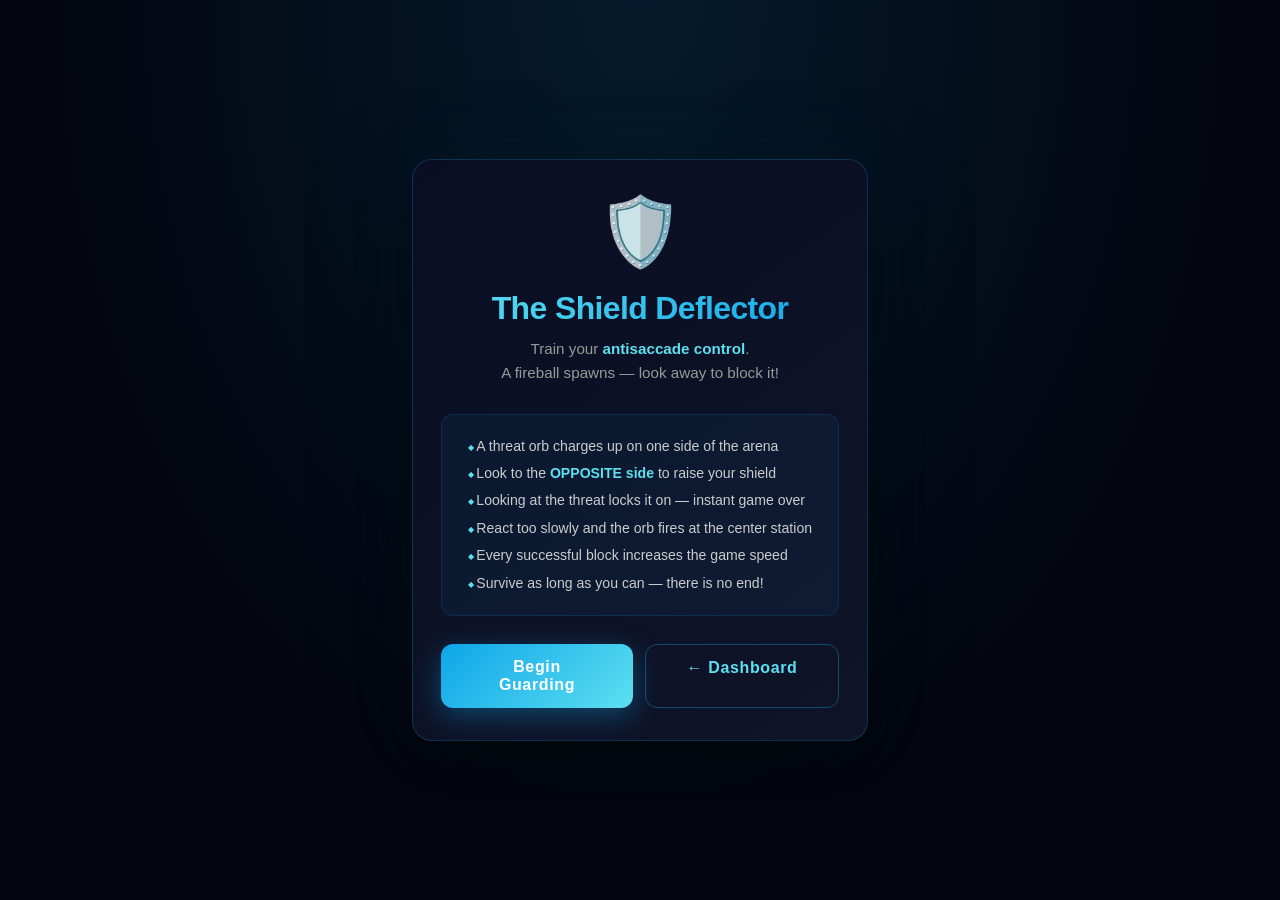
<file: antisaccade-game.html>
<!DOCTYPE html>
<html lang="en">
<head>
  <meta charset="UTF-8" />
  <meta name="viewport" content="width=device-width, initial-scale=1.0" />
  <title>The Shield Deflector — NeuroGaze</title>
  <script src="js/webgazer.js"></script>
  <link rel="stylesheet" href="css/antisaccade-game.css">

</head>
<body>

<!-- Optional gaze dot -->
<div id="gaze-dot"></div>

<!-- Screen overlays -->
<div id="fail-flash"></div>
<div id="success-flash"></div>

<!-- Floating labels -->
<div id="combo-label"></div>
<div id="speedup-label">⚡ FASTER!</div>

<!-- INTRO -->
<div id="screen-intro" class="screen active">
  <div class="intro-card">
    <div class="intro-icon">🛡️</div>
    <div class="intro-title">The Shield Deflector</div>
    <div class="intro-subtitle">
      Train your <strong style="color:#5ce0f0">antisaccade control</strong>.<br>
      A fireball spawns — look away to block it!
    </div>
    <ul class="intro-rules">
      <li>A threat orb charges up on one side of the arena</li>
      <li>Look to the <strong style="color:#5ce0f0">OPPOSITE side</strong> to raise your shield</li>
      <li>Looking at the threat locks it on — instant game over</li>
      <li>React too slowly and the orb fires at the center station</li>
      <li>Every successful block increases the game speed</li>
      <li>Survive as long as you can — there is no end!</li>
    </ul>
    <div class="btn-row" style="margin-top:1rem;">
      <button class="btn" id="btn-start">Begin Guarding</button>
      <a href="dashboard.html" class="btn btn-ghost">&#8592; Dashboard</a>
    </div>
  </div>
</div>

<!-- CALIBRATING  -->
<div id="screen-calibrating" class="screen">
  <div class="cal-spinner"></div>
  <div class="cal-msg" id="cal-msg">Initialising eye tracker…</div>
</div>

<!-- GAME -->
<div id="screen-game" class="screen">

  <!-- HUD -->
  <div class="sdf-hud">
    <div class="hud-item">
      <span class="hud-label">Blocks</span>
      <span class="hud-value accent" id="hud-score">0</span>
    </div>
    <div class="hud-item">
      <span class="hud-label">Streak</span>
      <span class="hud-value" id="hud-streak">0</span>
    </div>
    <div class="hud-item">
      <span class="hud-label">Speed</span>
      <span class="hud-value" id="hud-speed">1.0×</span>
    </div>
    <div class="hud-item">
      <span class="hud-label">Best</span>
      <span class="hud-value accent" id="hud-best">0</span>
    </div>
  </div>

  <!-- Arena -->
  <div id="sdf-arena">

    <!-- Left shield with threat orb slot -->
    <div class="shield-zone" id="shield-left">
      <div class="shield-ring-outer" id="ring-outer-left"></div>
      <div class="shield-ring-mid"   id="ring-mid-left"></div>
      <div class="shield-disc"       id="disc-left"></div>
      <div class="zone-orb"          id="orb-left"></div>
      <div class="shield-glyph">🛡</div>
      <div class="shield-label">Shield L</div>
    </div>

    <!-- Center station with reaction timer ring -->
    <div id="center-station">
      <svg id="timer-svg" viewBox="0 0 92 92">
        <circle cx="46" cy="46" r="40"
          fill="none" stroke="rgba(255,255,255,0.04)" stroke-width="4"/>
        <circle id="timer-ring" cx="46" cy="46" r="40"
          fill="none" stroke="#5ce0f0" stroke-width="4"
          stroke-linecap="round"
          stroke-dasharray="251.3"
          stroke-dashoffset="0"
          transform="rotate(-90 46 46)"/>
      </svg>
      <div id="station-core"></div>
    </div>

    <!-- Right shield with threat orb slot -->
    <div class="shield-zone" id="shield-right">
      <div class="shield-ring-outer" id="ring-outer-right"></div>
      <div class="shield-ring-mid"   id="ring-mid-right"></div>
      <div class="shield-disc"       id="disc-right"></div>
      <div class="zone-orb"          id="orb-right"></div>
      <div class="shield-glyph">🛡</div>
      <div class="shield-label">Shield R</div>
    </div>

  </div><!-- /sdf-arena -->

  <!-- LOOK LEFT / LOOK RIGHT hint -->
  <div id="direction-label"></div>

</div><!-- /screen-game -->

<!-- ███████████  GAME-OVER  ████████████████████████████████ -->
<div id="screen-gameover" class="screen">
  <div class="go-card">
    <div class="go-icon" id="go-icon">💥</div>
    <div class="go-title">Shield Broken!</div>
    <div class="go-reason" id="go-reason">The fireball slipped through</div>
    <div class="go-sub" id="go-sub"></div>
    <div class="go-scores">
      <div class="score-pill">
        <strong id="go-score">0</strong>
        Total Blocks
      </div>
      <div class="score-pill streak">
        <strong id="go-streak">0</strong>
        Best Streak
      </div>
      <div class="score-pill highlight">
        <strong id="go-best">0</strong>
        All-Time Best
      </div>
    </div>
    <div class="btn-row">
      <button class="btn" id="btn-retry">Try Again</button>
      <button class="btn btn-ghost" id="btn-menu">← Menu</button>
    </div>
  </div>
</div>

<script src="js/settings-panel.js"></script>
<script src="js/antisaccade-game.js"></script>
</body>
</html>
</file>
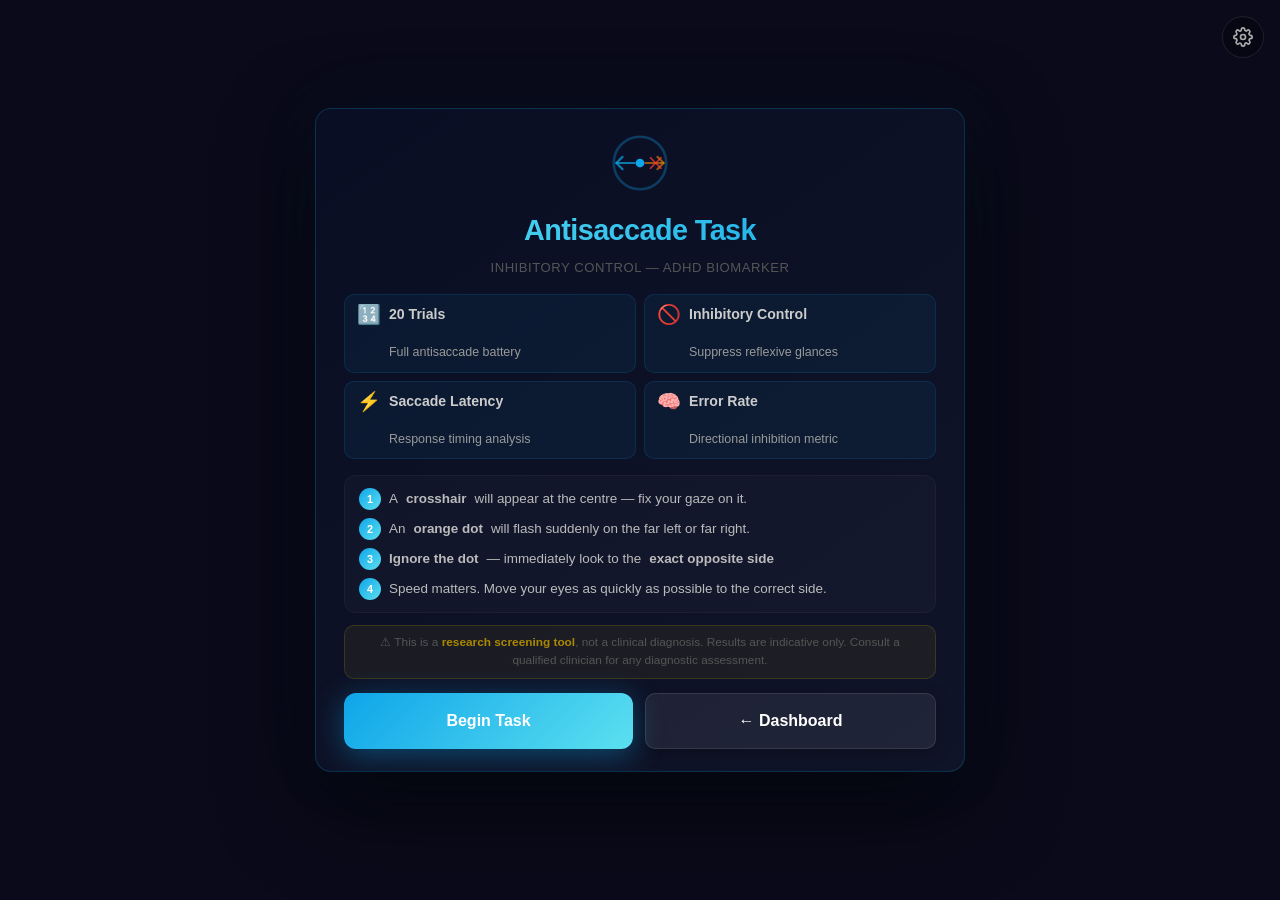
<file: antisaccade-test.html>
<!DOCTYPE html>
<html lang="en">
<head>
  <meta charset="UTF-8" />
  <meta name="viewport" content="width=device-width, initial-scale=1.0" />
  <title>Antisaccade Task — ADHD Inhibitory Control Screening</title>
  <script src="js/webgazer.js"></script>
  <link rel="stylesheet" href="css/calibration.css">
  <link rel="stylesheet" href="css/antisaccade-test.css">
</head>
<body>

  <!-- ============================================================
       Screen: Intro
       ============================================================ -->
  <div id="ast-intro-screen" class="screen active" role="main">
    <div class="ast-intro-card">

      <div class="ast-logo">
        <svg viewBox="0 0 64 64" width="56" height="56" fill="none">
          <circle cx="32" cy="32" r="30" stroke="#0ea5e9" stroke-width="3" opacity="0.3"/>
          <!-- left arrow -->
          <line x1="5"  y1="32" x2="26" y2="32" stroke="#0ea5e9" stroke-width="2.5" stroke-linecap="round" opacity="0.7"/>
          <polyline points="12,25 5,32 12,39" stroke="#0ea5e9" stroke-width="2.5" stroke-linecap="round" stroke-linejoin="round" fill="none" opacity="0.7"/>
          <!-- right arrow (suppressed — dimmed) -->
          <line x1="59" y1="32" x2="38" y2="32" stroke="#ff8c00" stroke-width="2.5" stroke-linecap="round" opacity="0.55"/>
          <polyline points="52,25 59,32 52,39" stroke="#ff8c00" stroke-width="2.5" stroke-linecap="round" stroke-linejoin="round" fill="none" opacity="0.55"/>
          <!-- center dot -->
          <circle cx="32" cy="32" r="5" fill="#0ea5e9"/>
          <!-- suppression X over right arrow -->
          <line x1="44" y1="26" x2="56" y2="38" stroke="#ff3b30" stroke-width="2" stroke-linecap="round" opacity="0.75"/>
          <line x1="56" y1="26" x2="44" y2="38" stroke="#ff3b30" stroke-width="2" stroke-linecap="round" opacity="0.75"/>
        </svg>
      </div>

      <h1>Antisaccade Task</h1>
      <p class="ast-subtitle">Inhibitory Control — ADHD Biomarker</p>

      <div class="ast-info-grid">
        <div class="ast-info-item">
          <div class="ast-info-icon">🔢</div>
          <div class="ast-info-text"><strong>20 Trials</strong><br>Full antisaccade battery</div>
        </div>
        <div class="ast-info-item">
          <div class="ast-info-icon">🚫</div>
          <div class="ast-info-text"><strong>Inhibitory Control</strong><br>Suppress reflexive glances</div>
        </div>
        <div class="ast-info-item">
          <div class="ast-info-icon">⚡</div>
          <div class="ast-info-text"><strong>Saccade Latency</strong><br>Response timing analysis</div>
        </div>
        <div class="ast-info-item">
          <div class="ast-info-icon">🧠</div>
          <div class="ast-info-text"><strong>Error Rate</strong><br>Directional inhibition metric</div>
        </div>
      </div>

      <div class="ast-instructions">
        <p>
          <span class="ast-step-num">1</span>
          A <strong>crosshair</strong> will appear at the centre — fix your gaze on it.
        </p>
        <p>
          <span class="ast-step-num">2</span>
          An <strong>orange dot</strong> will flash suddenly on the far left or far right.
        </p>
        <p>
          <span class="ast-step-num">3</span>
          <strong>Ignore the dot</strong> — immediately look to the <strong>exact opposite side</strong>
        </p>
        <p>
          <span class="ast-step-num">4</span>
          Speed matters. Move your eyes as quickly as possible to the correct side.
        </p>
      </div>

      <div class="ast-disclaimer">
        ⚠ This is a <strong>research screening tool</strong>, not a clinical diagnosis. Results are indicative only.
        Consult a qualified clinician for any diagnostic assessment.
      </div>

      <div class="ast-intro-btns">
        <button id="ast-start-btn" class="btn btn-ast">Begin Task</button>
        <a href="dashboard.html" class="btn btn-sm" style="text-decoration:none">← Dashboard</a>
      </div>

    </div>
  </div>

  <!-- ============================================================
       Screen: Task
       ============================================================ -->
  <div id="ast-task-screen" class="screen" role="main" aria-label="Antisaccade task">

    <!-- Countdown (shown once before trials begin) -->
    <div id="ast-countdown" class="ast-countdown" aria-live="polite" style="display:none">
      <div class="ast-countdown-ring">
        <svg viewBox="0 0 100 100" width="160" height="160">
          <circle cx="50" cy="50" r="44" fill="none" stroke="rgba(14,165,233,0.12)" stroke-width="6"/>
          <circle id="ast-countdown-arc" cx="50" cy="50" r="44" fill="none"
                  stroke="#0ea5e9" stroke-width="6" stroke-linecap="round"
                  stroke-dasharray="276.46" stroke-dashoffset="0"
                  transform="rotate(-90 50 50)"/>
        </svg>
        <div id="ast-countdown-num" class="ast-countdown-num">3</div>
      </div>
      <p class="ast-countdown-label">Get ready…</p>
    </div>

    <!-- Central fixation cross -->
    <div id="ast-fixation" class="ast-fixation" aria-hidden="true" style="display:none">
      <div class="ast-fix-h"></div>
      <div class="ast-fix-v"></div>
      <div class="ast-fix-dot"></div>
    </div>

    <!-- Stimulus: orange dot (L or R side, positioned via class) -->
    <div id="ast-stimulus" class="ast-stimulus" aria-hidden="true">
      <div class="ast-stim-inner"></div>
    </div>

    <!-- Arrow hint pointing to correct look direction -->
    <div id="ast-arrow-hint" class="ast-arrow-hint" aria-hidden="true"></div>

    <!-- "LOOK AWAY" text label on correct side -->
    <div id="ast-look-away-text" class="ast-look-away-text" aria-hidden="true"></div>

    <!-- Phase banner -->
    <div id="ast-phase-banner" class="ast-phase-banner phase-fixation" aria-live="polite"
         style="display:none">● Fixation — hold your gaze at center</div>

    <!-- Feedback flash (correct / error) -->
    <div id="ast-feedback-flash" class="ast-feedback-flash" aria-live="assertive"></div>

    <!-- Live HUD -->
    <div id="ast-live-hud" class="ast-live-hud" aria-live="polite" style="display:none">
      <div class="ast-hud-trial">
        <div id="ast-hud-trial-num" class="ast-hud-trial-num">1</div>
        <div class="ast-hud-trial-lbl">of 20</div>
      </div>
      <div class="ast-hud-progress">
        <div id="ast-hud-progress-fill" class="ast-hud-progress-fill" style="width:0%"></div>
      </div>
      <div class="ast-hud-metrics">
        <div class="ast-hud-metric">
          <div class="ast-hud-metric-lbl">Error Rate</div>
          <div id="ast-hud-errors" class="ast-hud-metric-val">—</div>
        </div>
        <div class="ast-hud-metric">
          <div class="ast-hud-metric-lbl">Avg Latency</div>
          <div id="ast-hud-latency" class="ast-hud-metric-val">—</div>
        </div>
        <div class="ast-hud-metric">
          <div class="ast-hud-metric-lbl">Phase</div>
          <div id="ast-hud-phase" class="ast-hud-metric-val" style="color:#5ce0f0">—</div>
        </div>
      </div>
    </div>

  </div>

  <!-- ============================================================
       Screen: Results
       ============================================================ -->
  <div id="ast-results-screen" class="screen" role="main" aria-label="Test results">
    <div class="ast-results-wrap">

      <!-- Header -->
      <div class="ast-results-header">
        <h2>Antisaccade Report</h2>
        <p class="ast-results-subtitle">Inhibitory Control Biomarker Analysis — 20-Trial Battery</p>
      </div>

      <!-- ADHD Probability Gauge -->
      <div class="ast-gauge-section">
        <div class="ast-gauge-wrap">
          <svg id="ast-gauge-svg" viewBox="0 0 200 110" width="260" height="143">
            <path d="M 10 100 A 90 90 0 0 1 190 100" fill="none"
                  stroke="rgba(255,255,255,0.06)" stroke-width="18" stroke-linecap="round"/>
            <path id="ast-gauge-arc" d="M 10 100 A 90 90 0 0 1 190 100" fill="none"
                  stroke="#4cd964" stroke-width="18" stroke-linecap="round"
                  stroke-dasharray="283" stroke-dashoffset="283"/>
            <g id="ast-gauge-needle" transform="rotate(-90 100 100)">
              <line x1="100" y1="100" x2="100" y2="22" stroke="#fff" stroke-width="2.5"
                    stroke-linecap="round" opacity="0.9"/>
              <circle cx="100" cy="100" r="5" fill="#fff" opacity="0.9"/>
            </g>
          </svg>
          <div id="ast-gauge-pct" class="ast-gauge-pct-text">0%</div>
          <div id="ast-gauge-label" class="ast-gauge-label">Calculating…</div>
        </div>
      </div>

      <!-- Biomarker Cards -->
      <div class="ast-cards-grid">

        <!-- Error Rate -->
        <div class="ast-result-card" id="ast-card-err">
          <div class="ast-rc-header">
            <span class="ast-rc-icon">🚫</span>
            <span class="ast-rc-title">Directional Error Rate</span>
            <span id="ast-rc-err-badge" class="ast-rc-badge">—</span>
          </div>
          <div id="ast-rc-err-val" class="ast-rc-val">—</div>
          <div class="ast-rc-bar-wrap">
            <div id="ast-rc-err-bar" class="ast-rc-bar" style="width:0%"></div>
          </div>
          <div class="ast-rc-thresholds">
            <span class="ast-thresh-td">TD &lt; 15%</span>
            <span class="ast-thresh-adhd">ADHD &gt; 35%</span>
          </div>
          <p id="ast-rc-err-desc" class="ast-rc-desc">—</p>
        </div>

        <!-- Saccadic Latency -->
        <div class="ast-result-card" id="ast-card-lat">
          <div class="ast-rc-header">
            <span class="ast-rc-icon">⏱</span>
            <span class="ast-rc-title">Saccadic Latency (Mean)</span>
            <span id="ast-rc-lat-badge" class="ast-rc-badge">—</span>
          </div>
          <div id="ast-rc-lat-val" class="ast-rc-val">—</div>
          <div class="ast-rc-bar-wrap">
            <div id="ast-rc-lat-bar" class="ast-rc-bar" style="width:0%"></div>
          </div>
          <div class="ast-rc-thresholds">
            <span class="ast-thresh-td">TD ~250 ms</span>
            <span class="ast-thresh-adhd">Highly variable</span>
          </div>
          <p id="ast-rc-lat-desc" class="ast-rc-desc">—</p>
        </div>

        <!-- Latency CV -->
        <div class="ast-result-card" id="ast-card-cv">
          <div class="ast-rc-header">
            <span class="ast-rc-icon">📊</span>
            <span class="ast-rc-title">Latency Variability (CV)</span>
            <span id="ast-rc-cv-badge" class="ast-rc-badge">—</span>
          </div>
          <div id="ast-rc-cv-val" class="ast-rc-val">—</div>
          <div class="ast-rc-bar-wrap">
            <div id="ast-rc-cv-bar" class="ast-rc-bar" style="width:0%"></div>
          </div>
          <div class="ast-rc-thresholds">
            <span class="ast-thresh-td">TD &lt; 30% CV</span>
            <span class="ast-thresh-adhd">ADHD &gt; 60% CV</span>
          </div>
          <p id="ast-rc-cv-desc" class="ast-rc-desc">—</p>
        </div>

        <!-- Correction Time -->
        <div class="ast-result-card" id="ast-card-cor">
          <div class="ast-rc-header">
            <span class="ast-rc-icon">↩</span>
            <span class="ast-rc-title">Error Correction Time</span>
            <span id="ast-rc-cor-badge" class="ast-rc-badge">—</span>
          </div>
          <div id="ast-rc-cor-val" class="ast-rc-val">—</div>
          <div class="ast-rc-bar-wrap">
            <div id="ast-rc-cor-bar" class="ast-rc-bar" style="width:0%"></div>
          </div>
          <div class="ast-rc-thresholds">
            <span class="ast-thresh-td">TD &lt; 200 ms</span>
            <span class="ast-thresh-adhd">ADHD &gt; 500 ms</span>
          </div>
          <p id="ast-rc-cor-desc" class="ast-rc-desc">—</p>
        </div>

      </div>

      <!-- Per-trial Data Table -->
      <div class="ast-table-section">
        <h3>Trial-by-Trial Data</h3>
        <p class="ast-table-subtitle">Complete breakdown of all 20 trials</p>
        <div class="ast-table-wrap">
          <table class="ast-data-table" aria-label="Trial data table">
            <thead>
              <tr>
                <th>#</th>
                <th>Stimulus</th>
                <th>First Saccade</th>
                <th>Result</th>
                <th>Latency</th>
                <th>Correction</th>
              </tr>
            </thead>
            <tbody id="ast-table-body">
            </tbody>
          </table>
        </div>
      </div>

      <!-- Summary -->
      <div id="ast-results-summary" class="ast-results-summary">
        <div id="ast-summary-icon" class="ast-summary-icon">🧠</div>
        <div class="ast-summary-text">
          <h3 id="ast-summary-title">Analyzing…</h3>
          <p id="ast-summary-body">Please wait while the biomarkers are computed.</p>
        </div>
      </div>

      <!-- Actions -->
      <div class="ast-results-actions">
        <button id="ast-retest-btn" class="btn btn-ast">↺ Retest</button>
        <a href="dashboard.html" class="btn btn-sm" style="text-decoration:none">← Dashboard</a>
      </div>

    </div>
  </div>

  <!-- ============================================================
       Loading Overlay
       ============================================================ -->
  <div id="ast-loading-overlay" class="overlay" role="status" aria-live="polite">
    <div class="loading-card">
      <div class="spinner"></div>
      <h3>Initializing Eye Tracking…</h3>
      <p>Please allow camera access when prompted.<br>This may take a few seconds.</p>
    </div>
  </div>

  <!-- ============================================================
       Error Overlay
       ============================================================ -->
  <div id="ast-error-overlay" class="overlay" role="alertdialog" aria-modal="true">
    <div class="overlay-card">
      <div class="icon" aria-hidden="true">⚠️</div>
      <h3 id="ast-error-title">Something went wrong</h3>
      <p id="ast-error-message">An unexpected error occurred.</p>
      <button id="ast-error-btn" class="btn btn-primary">Try Again</button>
      <button id="ast-force-recal-btn" class="btn btn-danger-sm">Full Recalibration</button>
    </div>
  </div>

  <!-- ============================================================
       Recalibration Overlay
       ============================================================ -->
  <div id="recalibrate-overlay" role="alertdialog" aria-modal="true">
    <div class="recalibrate-card">
      <div class="icon" aria-hidden="true">&#128065;</div>
      <h3 id="recalibrate-title">Accuracy Check Required</h3>
      <p id="recalibrate-message">Your face position has shifted. Please look at the center dot to recheck accuracy.</p>
      <div id="recalibrate-accuracy" class="accuracy-value" style="display:none"></div>
      <div class="recheck-btn-row">
        <button id="recheck-btn" class="btn btn-primary">Look at Center &amp; Recheck</button>
        <button id="modal-fullrecal-btn" class="btn btn-danger-sm">Full Recalibration</button>
      </div>
    </div>
  </div>

  <!-- ============================================================
       Debug overlays (used by settings panel & face-tracking.js)
       ============================================================ -->
  <div id="gaze-dot" aria-hidden="true"></div>
  <div id="face-boundary-box"></div>
  <div id="position-warning">
    <span id="position-warning-text">Move back to calibration position</span>
  </div>
  <div id="face-info-badge">
    <div class="fi-label">Face Position</div>
    <div class="fi-row">
      <span>Offset: <span id="fi-offset" class="fi-val ok">0px</span></span>
      <span>Depth:  <span id="fi-depth"  class="fi-val ok">100%</span></span>
      <span>Status: <span id="fi-status" class="fi-val ok">OK</span></span>
    </div>
  </div>

  <!-- Scripts -->
  <script src="js/state.js"></script>
  <script src="js/face-tracking.js"></script>
  <script src="js/settings-panel.js"></script>
  <script src="js/antisaccade-test.js"></script>
</body>
</html>
</file>
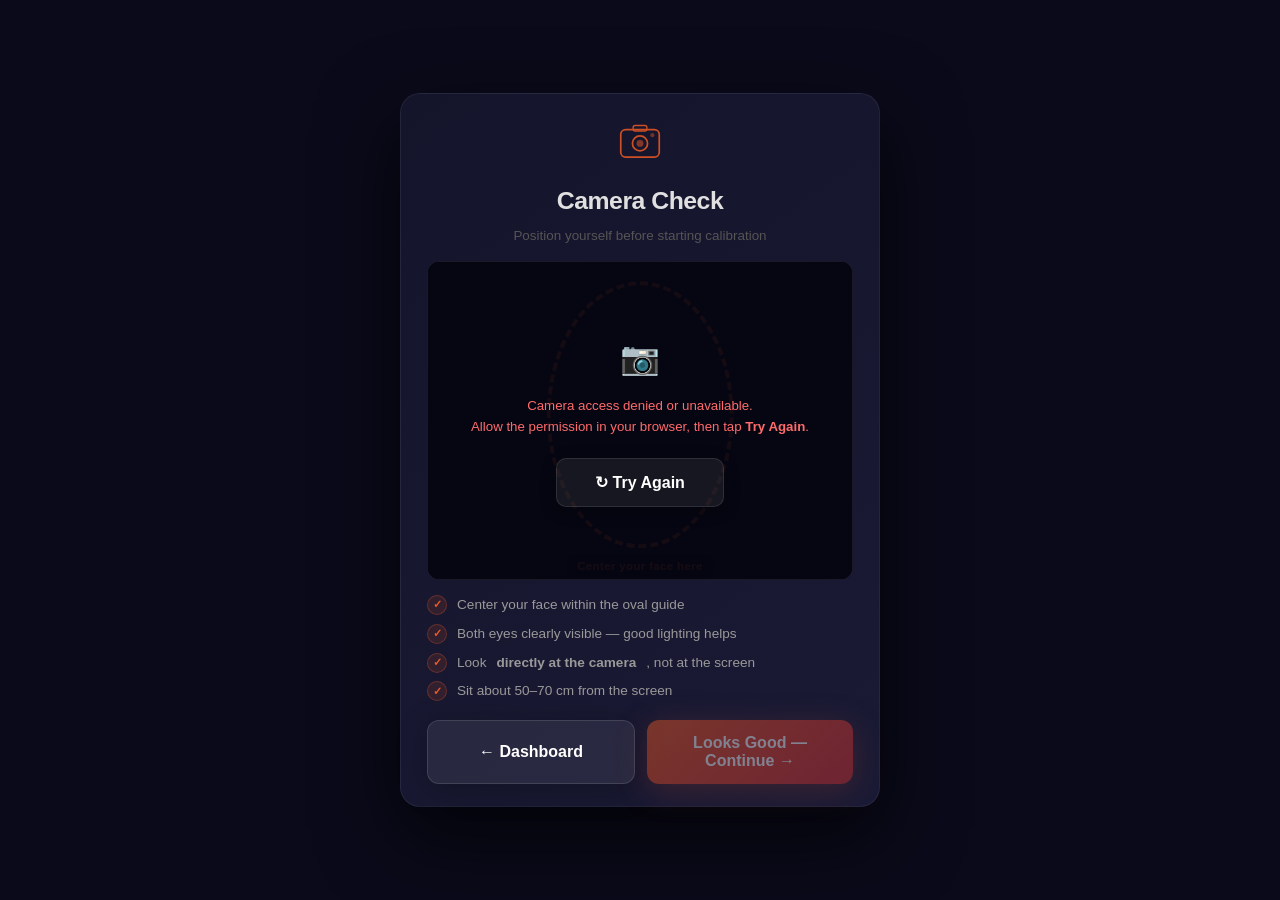
<file: calibration.html>
<!DOCTYPE html>
<html lang="en">
<head>
  <meta charset="UTF-8" />
  <meta name="viewport" content="width=device-width, initial-scale=1.0" />
  <title>WebGazer Eye Tracking Calibration</title>
  <script src="js/webgazer.js"></script>
  <link rel="stylesheet" href="css/calibration.css">
</head>
<body>

  <!-- ============================================================
       Screen — Camera Check
       ============================================================ -->
  <div id="camera-check-screen" class="screen active" role="main" aria-label="Camera check">
    <div class="camera-check-card">
      <div class="cam-check-icon-wrap">
        <svg viewBox="0 0 64 64" width="44" height="44" fill="none">
          <rect x="4" y="14" width="56" height="40" rx="7" stroke="#ee5a24" stroke-width="2.5"/>
          <circle cx="32" cy="34" r="11" stroke="#ee5a24" stroke-width="2.5"/>
          <circle cx="32" cy="34" r="5" fill="#ee5a24" opacity="0.6"/>
          <rect x="22" y="8" width="20" height="8" rx="3" stroke="#ee5a24" stroke-width="2"/>
          <circle cx="50" cy="22" r="3" fill="#ee5a24" opacity="0.5"/>
        </svg>
      </div>
      <h2>Camera Check</h2>
      <p class="cam-check-sub">Position yourself before starting calibration</p>

      <div id="camera-preview-wrap">
        <video id="camera-preview" autoplay muted playsinline></video>
        <div class="face-guide-overlay">
          <div class="face-guide-oval"></div>
          <div class="face-guide-label">Center your face here</div>
        </div>
        <div id="cam-error-msg" class="cam-error-msg" hidden>
          <div style="font-size:2rem">&#128247;</div>
          <p>Camera access denied or unavailable.<br>Allow the permission in your browser, then tap <strong>Try Again</strong>.</p>
          <button id="cam-retry-btn" class="btn btn-sm" style="margin-top:10px;">&#8635; Try Again</button>
        </div>
      </div>

      <ul class="cam-checklist">
        <li><span class="cam-check-tick">&#10003;</span> Center your face within the oval guide</li>
        <li><span class="cam-check-tick">&#10003;</span> Both eyes clearly visible &mdash; good lighting helps</li>
        <li><span class="cam-check-tick">&#10003;</span> Look <strong>directly at the camera</strong>, not at the screen</li>
        <li><span class="cam-check-tick">&#10003;</span> Sit about 50&ndash;70 cm from the screen</li>
      </ul>

      <div class="cam-btn-row">
        <a href="dashboard.html" class="btn btn-secondary">&#8592; Dashboard</a>
        <button id="cam-confirm-btn" class="btn btn-primary">Looks Good &mdash; Continue &#8594;</button>
      </div>
    </div>
  </div>

  <!-- ============================================================
       Screen — Welcome
       ============================================================ -->
  <div id="welcome-screen" class="screen" role="main">
    <div class="welcome-card">
      <h1>Eye Tracking Calibration</h1>
      <p class="subtitle">Powered by WebGazer.js</p>

      <div class="steps">
        <p><span class="num">1</span> Allow camera access when prompted</p>
        <p><span class="num">2</span> Look at each red dot and click it<strong>5&nbsp;times</strong></p>
        <p><span class="num">3</span> Keep your head still and face centered during calibration</p>
        <p><span class="num">4</span> After 9 points, test your live gaze tracking</p>
      </div>

      <button id="start-btn" class="btn btn-primary">Start Calibration</button>
    </div>
  </div>

  <!-- ============================================================
       Screen — Calibration
       ============================================================ -->
  <div id="calibration-screen" class="screen" role="main" aria-label="Calibration in progress">
    <!-- Top progress bar -->
    <div class="progress-bar-wrap"
         role="progressbar" aria-valuemin="0" aria-valuemax="9" aria-valuenow="0">
      <div id="progress-fill" class="progress-bar-fill"></div>
    </div>

    <!-- Progress badge -->
    <div id="progress-badge" class="progress-badge" aria-live="polite">0 / 9</div>

    <!-- Instruction banner -->
    <div class="instruction-banner" aria-live="polite">
      <p id="instruction-text">Look at the red dot and click it 5 times. Keep your head still.</p>
    </div>

    <!-- Calibration dots injected by JS -->
  </div>

  <!-- ============================================================
       Screen — Success / Demo
       ============================================================ -->
  <!-- Gaze dot and trail canvas — at body level so z-index competes with WebGazer camera overlay -->
  <div id="gaze-dot" aria-hidden="true"></div>
  <canvas id="trail-canvas"></canvas>

  <div id="success-screen" class="screen" role="main" aria-label="Calibration complete">

    <!-- Floating HUD panel -->
    <div class="success-hud">
      <div class="stats-row">
        <div class="stat-card">
          <div class="lbl">Avg Error</div>
          <div class="val" id="stat-avg-error">—</div>
        </div>
        <div class="stat-card">
          <div class="lbl">Est. Accuracy</div>
          <div class="val" id="stat-accuracy">—</div>
        </div>
        <div class="stat-card">
          <div class="lbl">Samples</div>
          <div class="val" id="stat-samples">—</div>
        </div>
      </div>
    </div>
  </div>

  <!-- ============================================================
       Error Overlay
       ============================================================ -->
  <div id="error-overlay" class="overlay" role="alertdialog" aria-modal="true">
    <div class="overlay-card">
      <div class="icon" aria-hidden="true">&#9888;&#65039;</div>
      <h3 id="error-title">Something went wrong</h3>
      <p  id="error-message">An unexpected error occurred.</p>
      <button id="error-btn" class="btn btn-primary">Try Again</button>
    </div>
  </div>

  <!-- ============================================================
       Loading Overlay
       ============================================================ -->
  <div id="loading-overlay" class="overlay" role="status" aria-live="polite">
    <div class="loading-card">
      <div class="spinner"></div>
      <h3>Initializing Eye Tracking…</h3>
      <p>Please allow camera access when prompted.<br>This may take a few seconds.</p>
    </div>
  </div>

  <!-- Face boundary box overlay (around camera preview) -->
  <div id="face-boundary-box"></div>

  <!-- Face position warning -->
  <div id="position-warning">
    <span id="position-warning-text">Move back to calibration position</span>
  </div>

  <!-- Recalibration overlay -->
  <div id="recalibrate-overlay" role="alertdialog" aria-modal="true">
    <div class="recalibrate-card">
      <div class="icon" aria-hidden="true">&#128065;</div>
      <h3 id="recalibrate-title">Accuracy Check Required</h3>
      <p id="recalibrate-message">Your face position has shifted significantly. Please look at the center dot to recheck accuracy.</p>
      <div id="recalibrate-accuracy" class="accuracy-value" style="display:none"></div>
      <div class="recheck-btn-row">
        <button id="recheck-btn" class="btn btn-primary">Look at Center &amp; Recheck</button>
        <button id="force-recalibrate-btn" class="btn btn-danger-sm">Full Recalibration</button>
      </div>
    </div>
  </div>

  <!-- Face position info badge -->
  <div id="face-info-badge">
    <div class="fi-label">Face Position</div>
    <div class="fi-row">
      <span>Offset: <span id="fi-offset" class="fi-val ok">0%</span></span>
      <span>Depth: <span id="fi-depth" class="fi-val ok">100%</span></span>
      <span>Status: <span id="fi-status" class="fi-val ok">OK</span></span>
    </div>
  </div>

  <!-- ============================================================
       Bottom-left quick-access panel: Back + 4 tests
       ============================================================ -->
  <div id="cal-nav-panel">
    <a href="dashboard.html" class="cal-back-btn">
      <svg width="14" height="14" viewBox="0 0 24 24" fill="none" stroke="currentColor" stroke-width="2.5" stroke-linecap="round" stroke-linejoin="round" aria-hidden="true"><polyline points="15 18 9 12 15 6"/></svg>
      Dashboard
    </a>
    <div class="cal-nav-divider"></div>
    <a href="fixation-stability-test.html" class="cal-nav-item">
      <span class="cal-nav-icon">
        <svg width="16" height="16" viewBox="0 0 24 24" fill="none" stroke="currentColor" stroke-width="2" stroke-linecap="round" stroke-linejoin="round"><circle cx="12" cy="12" r="3"/><circle cx="12" cy="12" r="8" stroke-opacity="0.35"/><line x1="12" y1="2" x2="12" y2="5"/><line x1="12" y1="19" x2="12" y2="22"/><line x1="2" y1="12" x2="5" y2="12"/><line x1="19" y1="12" x2="22" y2="12"/></svg>
      </span>
      <span class="cal-nav-name">Fixation Stability</span>
      <svg class="cal-nav-arrow" width="12" height="12" viewBox="0 0 24 24" fill="none" stroke="currentColor" stroke-width="2.5" stroke-linecap="round" stroke-linejoin="round"><polyline points="9 18 15 12 9 6"/></svg>
    </a>
    <a href="antisaccade-test.html" class="cal-nav-item">
      <span class="cal-nav-icon">
        <svg width="16" height="16" viewBox="0 0 24 24" fill="none" stroke="currentColor" stroke-width="2" stroke-linecap="round" stroke-linejoin="round"><path d="M2 12s4-7 10-7 10 7 10 7-4 7-10 7-10-7-10-7z"/><circle cx="12" cy="12" r="3"/></svg>
      </span>
      <span class="cal-nav-name">Antisaccade</span>
      <svg class="cal-nav-arrow" width="12" height="12" viewBox="0 0 24 24" fill="none" stroke="currentColor" stroke-width="2.5" stroke-linecap="round" stroke-linejoin="round"><polyline points="9 18 15 12 9 6"/></svg>
    </a>
    <a href="cpt-test.html" class="cal-nav-item">
      <span class="cal-nav-icon">
        <svg width="16" height="16" viewBox="0 0 24 24" fill="none" stroke="currentColor" stroke-width="2" stroke-linecap="round" stroke-linejoin="round"><rect x="3" y="3" width="18" height="18" rx="3"/><line x1="12" y1="8" x2="12" y2="16"/><line x1="8" y1="12" x2="16" y2="12"/></svg>
      </span>
      <span class="cal-nav-name">CPT Vigilance</span>
      <svg class="cal-nav-arrow" width="12" height="12" viewBox="0 0 24 24" fill="none" stroke="currentColor" stroke-width="2.5" stroke-linecap="round" stroke-linejoin="round"><polyline points="9 18 15 12 9 6"/></svg>
    </a>
    <a href="distractor-recovery-test.html" class="cal-nav-item">
      <span class="cal-nav-icon">
        <svg width="16" height="16" viewBox="0 0 24 24" fill="none" stroke="currentColor" stroke-width="2" stroke-linecap="round" stroke-linejoin="round"><path d="M13 2L3 14h9l-1 8 10-12h-9l1-8z"/></svg>
      </span>
      <span class="cal-nav-name">Distractor Recovery</span>
      <svg class="cal-nav-arrow" width="12" height="12" viewBox="0 0 24 24" fill="none" stroke="currentColor" stroke-width="2.5" stroke-linecap="round" stroke-linejoin="round"><polyline points="9 18 15 12 9 6"/></svg>
    </a>
  </div>

  <script src="js/state.js"></script>
  <script src="js/webgazer-init.js"></script>
  <script src="js/face-tracking.js"></script>
  <script src="js/calibration.js"></script>
  <script src="js/gaze-demo.js"></script>
  <script src="js/settings-panel.js"></script>
  <script src="js/calibration-ui.js"></script>

</body>
</html>
</file>
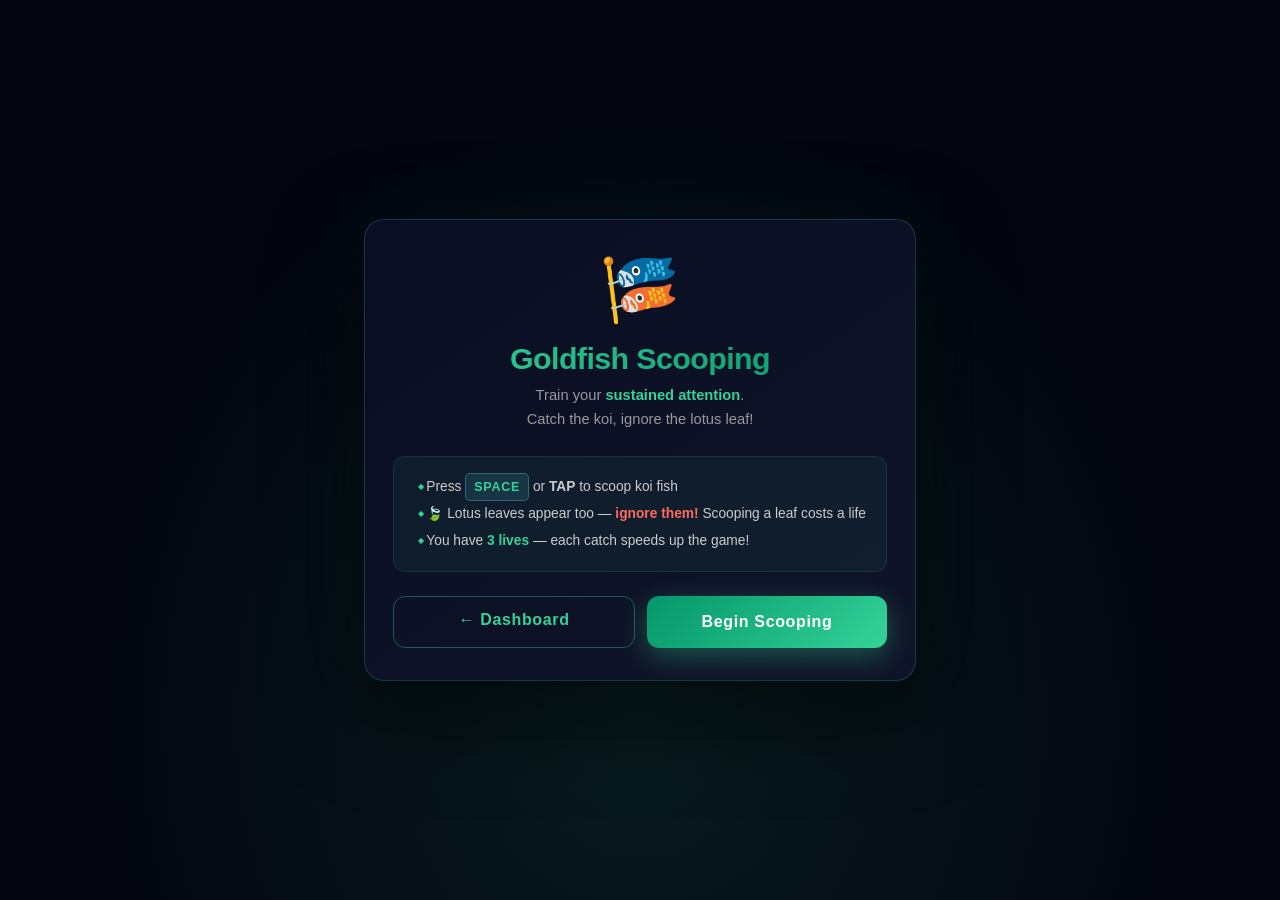
<file: cpt-game.html>
<!DOCTYPE html>
<html lang="en">
<head>
  <meta charset="UTF-8" />
  <meta name="viewport" content="width=device-width, initial-scale=1.0" />
  <title>Goldfish Scooping — NeuroGaze</title>
  <script src="js/webgazer.js"></script>
  <link rel="stylesheet" href="css/cpt-game.css">
</head>
<body>

<!-- Debug gaze dot -->
<div id="gaze-dot"></div>

<!-- Screen overlays -->
<div id="fail-flash"></div>
<div id="success-flash"></div>

<!-- Floating labels -->
<div id="feedback-label"></div>
<div id="combo-label"></div>
<div id="speed-label">⚡ FASTER!</div>

<!-- ███████████  INTRO  ████████████████████████████████████ -->
<div id="screen-intro" class="screen active">
  <div class="intro-card">
    <div class="intro-icon">🎏</div>
    <div class="intro-title">Goldfish Scooping</div>
    <div class="intro-subtitle">
      Train your <strong style="color:#34d399">sustained attention</strong>.<br>
      Catch the koi, ignore the lotus leaf!
    </div>
    <ul class="intro-rules">
      <li>Press <span class="key-badge">SPACE</span> or <strong>TAP</strong> to scoop koi fish</li>
      <li>🍃 Lotus leaves appear too — <strong style="color:#ff6b60">ignore them!</strong> Scooping a leaf costs a life</li>
      <li>You have <strong style="color:#34d399">3 lives</strong> — each catch speeds up the game!</li>
    </ul>
    <div class="btn-row" style="margin-top:1rem;">
      <a href="dashboard.html" class="btn btn-ghost">&#8592; Dashboard</a>
      <button class="btn" id="btn-start">Begin Scooping</button>
    </div>
  </div>
</div>

<!-- CALIBRATING -->
<div id="screen-calibrating" class="screen">
  <div class="cal-spinner"></div>
  <div class="cal-msg" id="cal-msg">Initialising eye tracker…</div>
</div>

<!-- GAME -->
<div id="screen-game" class="screen">

  <!-- Ambient water ripples -->
  <div class="water-ripple" style="width:180px;height:180px;left:15%;top:35%;--dur:6s;--delay:0s;"></div>
  <div class="water-ripple" style="width:140px;height:140px;left:72%;top:28%;--dur:5s;--delay:1.5s;"></div>
  <div class="water-ripple" style="width:200px;height:200px;left:45%;top:55%;--dur:7s;--delay:3s;"></div>
  <div class="water-ripple" style="width:100px;height:100px;left:80%;top:60%;--dur:4.5s;--delay:0.8s;"></div>
  <div class="water-ripple" style="width:160px;height:160px;left:25%;top:50%;--dur:5.5s;--delay:2.2s;"></div>
  <div class="water-ripple" style="width:120px;height:120px;left:60%;top:40%;--dur:6.5s;--delay:0.5s;"></div>

  <!-- HUD -->
  <div class="gf-hud">
    <div class="hud-item">
      <span class="hud-label">Catches</span>
      <span class="hud-value accent" id="hud-score">0</span>
    </div>
    <div class="hud-item">
      <span class="hud-label">Streak</span>
      <span class="hud-value" id="hud-streak">0</span>
    </div>
    <div class="hud-item">
      <span class="hud-label">Speed</span>
      <span class="hud-value" id="hud-speed">1.0×</span>
    </div>
    <div class="hud-item">
      <span class="hud-label">Best</span>
      <span class="hud-value accent" id="hud-best">0</span>
    </div>
  </div>

  <!-- Lives bar (below HUD) -->
  <div id="lives-bar">
    <span class="hud-label">Lives</span>
    <span id="hud-lives">
      <span class="life-icon" id="life-0"><svg width="28" height="40" viewBox="0 0 130 165" fill="none"><ellipse cx="65" cy="50" rx="56" ry="38" fill="none" stroke="#c8a050" stroke-width="14"/><rect x="59" y="87" width="12" height="65" rx="6" fill="#9a7028"/></svg></span>
      <span class="life-icon" id="life-1"><svg width="28" height="40" viewBox="0 0 130 165" fill="none"><ellipse cx="65" cy="50" rx="56" ry="38" fill="none" stroke="#c8a050" stroke-width="14"/><rect x="59" y="87" width="12" height="65" rx="6" fill="#9a7028"/></svg></span>
      <span class="life-icon" id="life-2"><svg width="28" height="40" viewBox="0 0 130 165" fill="none"><ellipse cx="65" cy="50" rx="56" ry="38" fill="none" stroke="#c8a050" stroke-width="14"/><rect x="59" y="87" width="12" height="65" rx="6" fill="#9a7028"/></svg></span>
    </span>
  </div>

  <!-- Timer arc around net -->
  <div id="timer-ring-wrap">
    <svg id="timer-svg" viewBox="0 0 300 300" width="300" height="300">
      <circle cx="150" cy="150" r="130" fill="none" stroke="rgba(92,224,240,0.06)" stroke-width="5"/>
      <circle id="timer-ring" cx="150" cy="150" r="130" fill="none"
        stroke="#34d399" stroke-width="5" stroke-linecap="round"
        stroke-dasharray="816.8" stroke-dashoffset="0"
        transform="rotate(-90 150 150)"/>
    </svg>
  </div>

  <!-- Spawn zone -->
  <div id="spawn-zone"></div>

  <!-- Net (handle at bottom, bowl at top) -->
  <div id="net-container">
    <svg id="net-svg" width="260" height="260" viewBox="0 0 260 260" fill="none">
      <defs>
        <linearGradient id="bambooGrad" x1="0" y1="0" x2="1" y2="1">
          <stop offset="0%" stop-color="#c8a050"/>
          <stop offset="50%" stop-color="#a07830"/>
          <stop offset="100%" stop-color="#c8a050"/>
        </linearGradient>
        <linearGradient id="bambooGrad2" x1="0" y1="0" x2="0" y2="1">
          <stop offset="0%" stop-color="#b89040"/>
          <stop offset="50%" stop-color="#9a7028"/>
          <stop offset="100%" stop-color="#b89040"/>
        </linearGradient>
      </defs>
      <!-- Frame ring (top portion = bowl) -->
      <ellipse cx="130" cy="90" rx="100" ry="72"
               fill="none" stroke="url(#bambooGrad)" stroke-width="6"/>
      <!-- Net mesh (semi-transparent inside) -->
      <ellipse cx="130" cy="94" rx="92" ry="65"
               fill="rgba(200,200,200,0.05)"
               stroke="rgba(200,200,200,0.1)" stroke-width="0.8"/>
      <!-- Mesh grid lines (horizontal) -->
      <line x1="52" y1="68" x2="208" y2="68" stroke="rgba(200,200,200,0.07)" stroke-width="0.7"/>
      <line x1="42" y1="88" x2="218" y2="88" stroke="rgba(200,200,200,0.07)" stroke-width="0.7"/>
      <line x1="44" y1="108" x2="216" y2="108" stroke="rgba(200,200,200,0.07)" stroke-width="0.7"/>
      <line x1="58" y1="126" x2="202" y2="126" stroke="rgba(200,200,200,0.07)" stroke-width="0.7"/>
      <line x1="82" y1="142" x2="178" y2="142" stroke="rgba(200,200,200,0.07)" stroke-width="0.7"/>
      <!-- Mesh grid lines (vertical) -->
      <line x1="86" y1="28" x2="86" y2="154" stroke="rgba(200,200,200,0.05)" stroke-width="0.7"/>
      <line x1="130" y1="22" x2="130" y2="158" stroke="rgba(200,200,200,0.05)" stroke-width="0.7"/>
      <line x1="174" y1="28" x2="174" y2="154" stroke="rgba(200,200,200,0.05)" stroke-width="0.7"/>
      <!-- Diagonal mesh -->
      <line x1="40" y1="60" x2="130" y2="158" stroke="rgba(200,200,200,0.04)" stroke-width="0.6"/>
      <line x1="220" y1="60" x2="130" y2="158" stroke="rgba(200,200,200,0.04)" stroke-width="0.6"/>
      <!-- Handle (bottom, extending down from frame) -->
      <rect x="123" y="158" width="14" height="80" rx="7"
            fill="url(#bambooGrad2)" stroke="rgba(160,120,60,0.5)" stroke-width="1"/>
      <!-- Bamboo joint rings on handle -->
      <line x1="123" y1="185" x2="137" y2="185" stroke="rgba(160,120,60,0.4)" stroke-width="1.5"/>
      <line x1="123" y1="210" x2="137" y2="210" stroke="rgba(160,120,60,0.4)" stroke-width="1.5"/>
    </svg>
  </div>

  <div id="spacebar-prompt">Press <span class="key-badge" style="margin:0 3px;">SPACE</span> to scoop fish</div>

</div><!-- /screen-game -->

<!-- GAME-OVER -->
<div id="screen-gameover" class="screen">
  <div class="go-card">
    <div class="go-icon" id="go-icon">🐟</div>
    <div class="go-title" id="go-title">Fish Escaped!</div>
    <div class="go-reason" id="go-reason"></div>
    <div class="go-sub" id="go-sub"></div>
    <div class="go-scores">
      <div class="score-pill">
        <strong id="go-score">0</strong>
        Total Catches
      </div>
      <div class="score-pill gold">
        <strong id="go-streak">0</strong>
        Best Streak
      </div>
      <div class="score-pill highlight">
        <strong id="go-best">0</strong>
        All-Time Best
      </div>
    </div>
    <div class="btn-row">
      <button class="btn" id="btn-retry">Try Again</button>
      <button class="btn btn-ghost" id="btn-menu">← Menu</button>
    </div>
  </div>
</div>

<script src="js/settings-panel.js"></script>
<script src="js/cpt-game.js"></script>
</body>
</html>
</file>
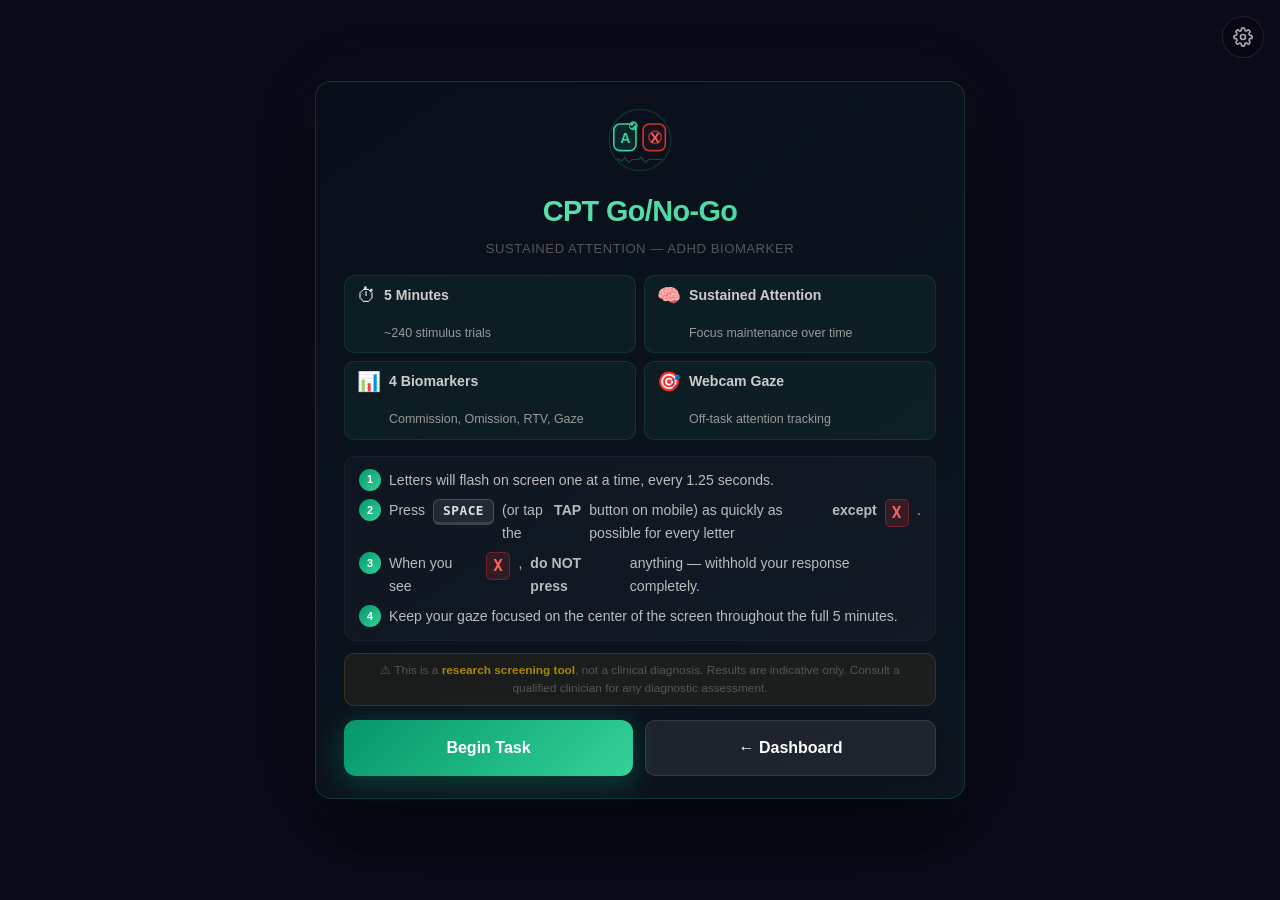
<file: cpt-test.html>
<!DOCTYPE html>
<html lang="en">
<head>
  <meta charset="UTF-8" />
  <meta name="viewport" content="width=device-width, initial-scale=1.0" />
  <title>CPT Go/No-Go — ADHD Sustained Attention Screening</title>
  <script src="js/webgazer.js"></script>
  <link rel="stylesheet" href="css/calibration.css">
  <link rel="stylesheet" href="css/cpt-test.css">
</head>
<body>

  <!-- ============================================================
       Screen: Intro
       ============================================================ -->
  <div id="cpt-intro-screen" class="screen active" role="main">
    <div class="cpt-intro-card">

      <div class="cpt-logo">
  <svg viewBox="0 0 72 72" width="64" height="64" fill="none">
    <!-- Outer ambient ring - made more circular (slightly larger radius) -->
    <circle cx="36" cy="36" r="34.5" stroke="#34d399" stroke-width="2" opacity="0.14"/>

    <!-- GO panel (left) -->
    <rect x="6.5" y="18" width="25" height="30" rx="7"
          fill="rgba(52,211,153,0.10)" stroke="#34d399" stroke-width="1.8"/>
    
    <!-- "A" moved more to the right inside the panel -->
    <text x="19.5" y="39" font-size="16" font-weight="900" text-anchor="middle"
          font-family="-apple-system,sans-serif" fill="#34d399">A</text>
    
    <!-- Green ✓ badge -->
    <circle cx="28.5" cy="20" r="5" fill="#34d399" opacity="0.9"/>
    <path d="M 25.2 20 L 26.8 21.6 L 30 18.4"
          stroke="#060e1c" stroke-width="1.6" stroke-linecap="round"
          stroke-linejoin="round" fill="none"/>

    <!-- NO-GO panel (right) -->
    <rect x="39.5" y="18" width="25" height="30" rx="7"
          fill="rgba(255,59,48,0.07)" stroke="#ff3b30" stroke-width="1.8" opacity="0.8"/>
    
    <!-- "X" moved more to the left inside the panel -->
    <text x="53" y="39" font-size="16" font-weight="900" text-anchor="middle"
          font-family="-apple-system,sans-serif" fill="#ff5e5e">X</text>
    
    <!-- Prohibition symbol -->
    <circle cx="53" cy="33" r="7" fill="none" stroke="#ff3b30"
            stroke-width="1.8" opacity="0.6"/>

    <!-- EEG / reaction-time wave at bottom - smaller and more compact -->
    <path d="M 11 57.5 L 16 59.5 L 19 55.5 L 23 61.5 L 27 58 L 33.5 58 L 37.5 55.5 L 41.5 61 L 46 58 L 60 58"
          stroke="#34d399" stroke-width="1.25" stroke-linecap="round"
          stroke-linejoin="round" fill="none" opacity="0.3"/>
  </svg>
</div>

      <h1>CPT Go/No-Go</h1>
      <p class="cpt-subtitle">Sustained Attention — ADHD Biomarker</p>

      <div class="cpt-info-grid">
        <div class="cpt-info-item">
          <div class="cpt-info-icon">⏱</div>
          <div class="cpt-info-text"><strong>5 Minutes</strong><br>~240 stimulus trials</div>
        </div>
        <div class="cpt-info-item">
          <div class="cpt-info-icon">🧠</div>
          <div class="cpt-info-text"><strong>Sustained Attention</strong><br>Focus maintenance over time</div>
        </div>
        <div class="cpt-info-item">
          <div class="cpt-info-icon">📊</div>
          <div class="cpt-info-text"><strong>4 Biomarkers</strong><br>Commission, Omission, RTV, Gaze</div>
        </div>
        <div class="cpt-info-item">
          <div class="cpt-info-icon">🎯</div>
          <div class="cpt-info-text"><strong>Webcam Gaze</strong><br>Off-task attention tracking</div>
        </div>
      </div>

      <div class="cpt-instructions">
        <p>
          <span class="cpt-step-num">1</span>
          Letters will flash on screen one at a time, every 1.25 seconds.
        </p>
        <p>
          <span class="cpt-step-num">2</span>
          Press <span class="key-badge">SPACE</span> (or tap the <strong>TAP</strong> button on mobile) as quickly as possible for every letter <strong>except</strong>
          <span class="letter-x-highlight">X</span>.
        </p>
        <p>
          <span class="cpt-step-num">3</span>
          When you see <span class="letter-x-highlight">X</span>, <strong>do NOT press</strong> anything —
          withhold your response completely.
        </p>
        <p>
          <span class="cpt-step-num">4</span>
          Keep your gaze focused on the center of the screen throughout the full 5 minutes.
        </p>
      </div>

      <div class="cpt-disclaimer">
        ⚠ This is a <strong>research screening tool</strong>, not a clinical diagnosis. Results are indicative only.
        Consult a qualified clinician for any diagnostic assessment.
      </div>

      <div class="cpt-intro-btns">
        <button id="cpt-start-btn" class="btn btn-cpt">Begin Task</button>
        <a href="dashboard.html" class="btn btn-sm" style="text-decoration:none">← Dashboard</a>
      </div>

    </div>
  </div>

  <!-- ============================================================
       Screen: Task
       ============================================================ -->
  <div id="cpt-task-screen" class="screen" role="main" aria-label="CPT task">

    <!-- Pre-task countdown -->
    <div id="cpt-countdown" class="cpt-countdown" aria-live="polite" style="display:none">
      <div class="cpt-countdown-ring">
        <svg viewBox="0 0 100 100" width="160" height="160">
          <circle cx="50" cy="50" r="44" fill="none" stroke="rgba(52,211,153,0.12)" stroke-width="6"/>
          <circle id="cpt-countdown-arc" cx="50" cy="50" r="44" fill="none"
                  stroke="#34d399" stroke-width="6" stroke-linecap="round"
                  stroke-dasharray="276.46" stroke-dashoffset="0"
                  transform="rotate(-90 50 50)"/>
        </svg>
        <div id="cpt-countdown-num" class="cpt-countdown-num">3</div>
      </div>
      <p class="cpt-countdown-label">Get ready…</p>
    </div>

    <!-- Focus zone ring guide -->
    <div class="cpt-focus-ring" aria-hidden="true"></div>

    <!-- Letter display -->
    <div class="cpt-letter-wrap" aria-live="assertive" aria-atomic="true">
      <div id="cpt-letter" class="cpt-letter" aria-label="stimulus letter"></div>
    </div>

    <!-- Spacebar ripple feedback -->
    <div id="cpt-press-ripple" class="cpt-press-ripple" aria-hidden="true"></div>

    <!-- Response feedback label -->
    <div id="cpt-feedback" class="cpt-feedback" aria-live="assertive"></div>

    <!-- Off-task gaze vignette -->
    <div id="cpt-gaze-vignette" class="cpt-gaze-vignette" aria-hidden="true"></div>

    <!-- Halfway milestone banner -->
    <div id="cpt-milestone-banner" class="cpt-milestone-banner" aria-live="polite"></div>

    <!-- Mobile tap button (hidden on desktop, shows on touch devices) -->
    <button id="cpt-tap-btn" class="cpt-tap-btn" aria-label="Tap to respond" style="display:none">
      TAP
    </button>

    <!-- Live HUD -->
    <div id="cpt-live-hud" class="cpt-live-hud" aria-live="polite" style="display:none">
      <!-- Circular countdown timer -->
      <div class="cpt-hud-timer-wrap" title="Time remaining">
        <svg class="cpt-hud-timer-svg" viewBox="0 0 50 50" width="52" height="52">
          <circle cx="25" cy="25" r="22" fill="none"
                  stroke="rgba(52,211,153,0.12)" stroke-width="4"/>
          <circle id="cpt-hud-timer-arc" cx="25" cy="25" r="22" fill="none"
                  stroke="#34d399" stroke-width="4" stroke-linecap="round"
                  stroke-dasharray="138" stroke-dashoffset="0"
                  transform="rotate(-90 25 25)"/>
        </svg>
        <span id="cpt-hud-timer-text" class="cpt-hud-timer-text">5:00</span>
      </div>

      <!-- Live metrics -->
      <div class="cpt-hud-metrics">
        <div class="cpt-hud-metric">
          <div class="cpt-hud-metric-lbl">Trials</div>
          <div id="cpt-hud-trials" class="cpt-hud-metric-val">0</div>
        </div>
        <div class="cpt-hud-metric">
          <div class="cpt-hud-metric-lbl">Commission</div>
          <div id="cpt-hud-commission" class="cpt-hud-metric-val">—</div>
        </div>
        <div class="cpt-hud-metric">
          <div class="cpt-hud-metric-lbl">Omission</div>
          <div id="cpt-hud-omission" class="cpt-hud-metric-val">—</div>
        </div>
        <div class="cpt-hud-metric">
          <div class="cpt-hud-metric-lbl">RTV</div>
          <div id="cpt-hud-rtv" class="cpt-hud-metric-val">—</div>
        </div>
      </div>
    </div>

  </div>

  <!-- ============================================================
       Screen: Results
       ============================================================ -->
  <div id="cpt-results-screen" class="screen" role="main" aria-label="Test results">
    <div class="cpt-results-wrap">

      <!-- Header -->
      <div class="cpt-results-header">
        <h2>CPT Report</h2>
        <p class="cpt-results-subtitle">Sustained Attention &amp; Inhibitory Control Biomarker Analysis — 5-Minute Battery (first 8 warm-up trials excluded from RT stats)</p>
      </div>

      <!-- ADHD Probability Gauge -->
      <div class="cpt-gauge-section">
        <div class="cpt-gauge-wrap">
          <svg id="cpt-gauge-svg" viewBox="0 0 200 110" width="260" height="143">
            <path d="M 10 100 A 90 90 0 0 1 190 100" fill="none"
                  stroke="rgba(255,255,255,0.06)" stroke-width="18" stroke-linecap="round"/>
            <path id="cpt-gauge-arc" d="M 10 100 A 90 90 0 0 1 190 100" fill="none"
                  stroke="#4cd964" stroke-width="18" stroke-linecap="round"
                  stroke-dasharray="283" stroke-dashoffset="283"/>
            <g id="cpt-gauge-needle" transform="rotate(-90 100 100)">
              <line x1="100" y1="100" x2="100" y2="22" stroke="#fff" stroke-width="2.5"
                    stroke-linecap="round" opacity="0.9"/>
              <circle cx="100" cy="100" r="5" fill="#fff" opacity="0.9"/>
            </g>
          </svg>
          <div id="cpt-gauge-pct" class="cpt-gauge-pct-text">0%</div>
          <div id="cpt-gauge-label" class="cpt-gauge-label">Calculating…</div>
        </div>
      </div>

      <!-- Biomarker Cards -->
      <div class="cpt-cards-grid">

        <!-- Commission Errors -->
        <div class="cpt-result-card" id="cpt-card-com">
          <div class="cpt-rc-header">
            <span class="cpt-rc-icon">🚫</span>
            <span class="cpt-rc-title">Commission Errors (False Alarms)</span>
            <span id="cpt-rc-com-badge" class="cpt-rc-badge">—</span>
          </div>
          <div id="cpt-rc-com-val" class="cpt-rc-val">—</div>
          <div class="cpt-rc-bar-wrap">
            <div id="cpt-rc-com-bar" class="cpt-rc-bar" style="width:0%"></div>
          </div>
          <div class="cpt-rc-thresholds">
            <span class="cpt-thresh-td">TD &lt; 5%</span>
            <span class="cpt-thresh-adhd">ADHD &gt; 15%</span>
          </div>
          <p id="cpt-rc-com-desc" class="cpt-rc-desc">—</p>
        </div>

        <!-- Omission Errors -->
        <div class="cpt-result-card" id="cpt-card-omi">
          <div class="cpt-rc-header">
            <span class="cpt-rc-icon">💤</span>
            <span class="cpt-rc-title">Omission Errors (Missed Targets)</span>
            <span id="cpt-rc-omi-badge" class="cpt-rc-badge">—</span>
          </div>
          <div id="cpt-rc-omi-val" class="cpt-rc-val">—</div>
          <div class="cpt-rc-bar-wrap">
            <div id="cpt-rc-omi-bar" class="cpt-rc-bar" style="width:0%"></div>
          </div>
          <div class="cpt-rc-thresholds">
            <span class="cpt-thresh-td">TD &lt; 2%</span>
            <span class="cpt-thresh-adhd">ADHD &gt; 10%</span>
          </div>
          <p id="cpt-rc-omi-desc" class="cpt-rc-desc">—</p>
        </div>

        <!-- Response Time Variability -->
        <div class="cpt-result-card" id="cpt-card-rtv">
          <div class="cpt-rc-header">
            <span class="cpt-rc-icon">📊</span>
            <span class="cpt-rc-title">Response Time Variability (RTV)</span>
            <span id="cpt-rc-rtv-badge" class="cpt-rc-badge">—</span>
          </div>
          <div id="cpt-rc-rtv-val" class="cpt-rc-val">—</div>
          <div class="cpt-rc-bar-wrap">
            <div id="cpt-rc-rtv-bar" class="cpt-rc-bar" style="width:0%"></div>
          </div>
          <div class="cpt-rc-thresholds">
            <span class="cpt-thresh-td">TD &lt; 80ms SD</span>
            <span class="cpt-thresh-adhd">ADHD &gt; 160ms SD</span>
          </div>
          <p id="cpt-rc-rtv-desc" class="cpt-rc-desc">—</p>
        </div>

        <!-- Gaze Wander -->
        <div class="cpt-result-card" id="cpt-card-gw">
          <div class="cpt-rc-header">
            <span class="cpt-rc-icon">👁</span>
            <span class="cpt-rc-title">Gaze Wander (Off-Task)</span>
            <span id="cpt-rc-gw-badge" class="cpt-rc-badge">—</span>
          </div>
          <div id="cpt-rc-gw-val" class="cpt-rc-val">—</div>
          <div class="cpt-rc-bar-wrap">
            <div id="cpt-rc-gw-bar" class="cpt-rc-bar" style="width:0%"></div>
          </div>
          <div class="cpt-rc-thresholds">
            <span class="cpt-thresh-td">TD &lt; 10%</span>
            <span class="cpt-thresh-adhd">ADHD &gt; 30%</span>
          </div>
          <p id="cpt-rc-gw-desc" class="cpt-rc-desc">—</p>
        </div>

      </div>

      <!-- Attentional Decay (First vs Second Half) -->
      <div class="cpt-halves-section">
        <h3>Attentional Decay</h3>
        <p class="cpt-halves-subtitle">
          Comparing first and second half of the task — red values indicate performance worsened.
        </p>
        <div class="cpt-halves-grid">

          <div class="cpt-half-card">
            <h4>First Half <span>(0 – 2:30 min)</span></h4>
            <div class="cpt-half-row">
              <span class="cpt-half-lbl">Trials</span>
              <span id="cpt-h1-trials" class="cpt-half-val">—</span>
            </div>
            <div class="cpt-half-row">
              <span class="cpt-half-lbl">Omission Rate</span>
              <span id="cpt-h1-omi-rate" class="cpt-half-val">—</span>
            </div>
            <div class="cpt-half-row">
              <span class="cpt-half-lbl">Avg Correct RT</span>
              <span id="cpt-h1-avg-rt" class="cpt-half-val">—</span>
            </div>
            <div class="cpt-half-row">
              <span class="cpt-half-lbl">Gaze Off-Task</span>
              <span id="cpt-h1-gaze" class="cpt-half-val">—</span>
            </div>
          </div>

          <div class="cpt-half-card">
            <h4>Second Half <span>(2:30 – 5:00 min)</span></h4>
            <div class="cpt-half-row">
              <span class="cpt-half-lbl">Trials</span>
              <span id="cpt-h2-trials" class="cpt-half-val">—</span>
            </div>
            <div class="cpt-half-row">
              <span class="cpt-half-lbl">Omission Rate</span>
              <span id="cpt-h2-omi-rate" class="cpt-half-val">—</span>
            </div>
            <div class="cpt-half-row">
              <span class="cpt-half-lbl">Avg Correct RT</span>
              <span id="cpt-h2-avg-rt" class="cpt-half-val">—</span>
            </div>
            <div class="cpt-half-row">
              <span class="cpt-half-lbl">Gaze Off-Task</span>
              <span id="cpt-h2-gaze" class="cpt-half-val">—</span>
            </div>
          </div>

        </div>
      </div>

      <!-- Per-trial Data Table -->
      <div class="cpt-table-section" style="margin-bottom:28px;">
        <h3 style="font-size:1.05rem;font-weight:700;color:#ccc;margin-bottom:6px;">Trial-by-Trial Data</h3>
        <p style="font-size:0.8rem;color:#444;margin-bottom:14px;">Complete breakdown of all trials</p>
        <div style="overflow-x:auto;background:rgba(5,10,18,0.9);border:1px solid rgba(255,255,255,0.06);border-radius:14px;padding:16px;">
          <table style="width:100%;border-collapse:collapse;font-size:0.82rem;" aria-label="Trial data table">
            <thead>
              <tr style="color:#555;text-transform:uppercase;font-size:0.68rem;letter-spacing:0.06em;border-bottom:1px solid rgba(255,255,255,0.06);">
                <th style="padding:8px 10px;text-align:left;">#</th>
                <th style="padding:8px 10px;text-align:left;">Letter</th>
                <th style="padding:8px 10px;text-align:left;">Type</th>
                <th style="padding:8px 10px;text-align:left;">Outcome</th>
                <th style="padding:8px 10px;text-align:left;">RT</th>
                <th style="padding:8px 10px;text-align:left;">Half</th>
              </tr>
            </thead>
            <tbody id="cpt-table-body">
            </tbody>
          </table>
        </div>
      </div>

      <!-- Summary -->
      <div class="cpt-results-summary">
        <div id="cpt-summary-icon" class="cpt-summary-icon">🧠</div>
        <div class="cpt-summary-text">
          <h3 id="cpt-summary-title">Analyzing…</h3>
          <p id="cpt-summary-body">Please wait while the biomarkers are computed.</p>
        </div>
      </div>

      <!-- Actions -->
      <div class="cpt-results-actions">
        <button id="cpt-retest-btn" class="btn btn-cpt">↺ Retest</button>
        <a href="dashboard.html" class="btn btn-sm" style="text-decoration:none">← Dashboard</a>
      </div>

    </div>
  </div>

  <!-- ============================================================
       Loading Overlay
       ============================================================ -->
  <div id="cpt-loading-overlay" class="overlay" role="status" aria-live="polite">
    <div class="loading-card">
      <div class="spinner"></div>
      <h3>Initializing Eye Tracking…</h3>
      <p>Please allow camera access when prompted.<br>This may take a few seconds.</p>
    </div>
  </div>

  <!-- ============================================================
       Error Overlay
       ============================================================ -->
  <div id="cpt-error-overlay" class="overlay" role="alertdialog" aria-modal="true">
    <div class="overlay-card">
      <div class="icon" aria-hidden="true">⚠️</div>
      <h3 id="cpt-error-title">Something went wrong</h3>
      <p id="cpt-error-message">An unexpected error occurred.</p>
      <button id="cpt-error-btn" class="btn btn-primary">Try Again</button>
      <button id="cpt-force-recal-btn" class="btn btn-danger-sm">Full Recalibration</button>
    </div>
  </div>

  <!-- ============================================================
       Recalibration Overlay
       ============================================================ -->
  <div id="recalibrate-overlay" role="alertdialog" aria-modal="true">
    <div class="recalibrate-card">
      <div class="icon" aria-hidden="true">&#128065;</div>
      <h3 id="recalibrate-title">Accuracy Check Required</h3>
      <p id="recalibrate-message">Your face position has shifted. Please look at the center dot to recheck accuracy.</p>
      <div id="recalibrate-accuracy" class="accuracy-value" style="display:none"></div>
      <div class="recheck-btn-row">
        <button id="recheck-btn" class="btn btn-primary">Look at Center &amp; Recheck</button>
        <button id="modal-fullrecal-btn" class="btn btn-danger-sm">Full Recalibration</button>
      </div>
    </div>
  </div>

  <!-- ============================================================
       Debug overlays (used by settings panel & face-tracking.js)
       ============================================================ -->
  <div id="gaze-dot" aria-hidden="true"></div>
  <div id="face-boundary-box"></div>
  <div id="position-warning">
    <span id="position-warning-text">Move back to calibration position</span>
  </div>
  <div id="face-info-badge">
    <div class="fi-label">Face Position</div>
    <div class="fi-row">
      <span>Offset: <span id="fi-offset" class="fi-val ok">0px</span></span>
      <span>Depth:  <span id="fi-depth"  class="fi-val ok">100%</span></span>
      <span>Status: <span id="fi-status" class="fi-val ok">OK</span></span>
    </div>
  </div>

  <!-- Scripts -->
  <script src="js/state.js"></script>
  <script src="js/face-tracking.js"></script>
  <script src="js/settings-panel.js"></script>
  <script src="js/cpt-test.js"></script>
</body>
</html>
</file>
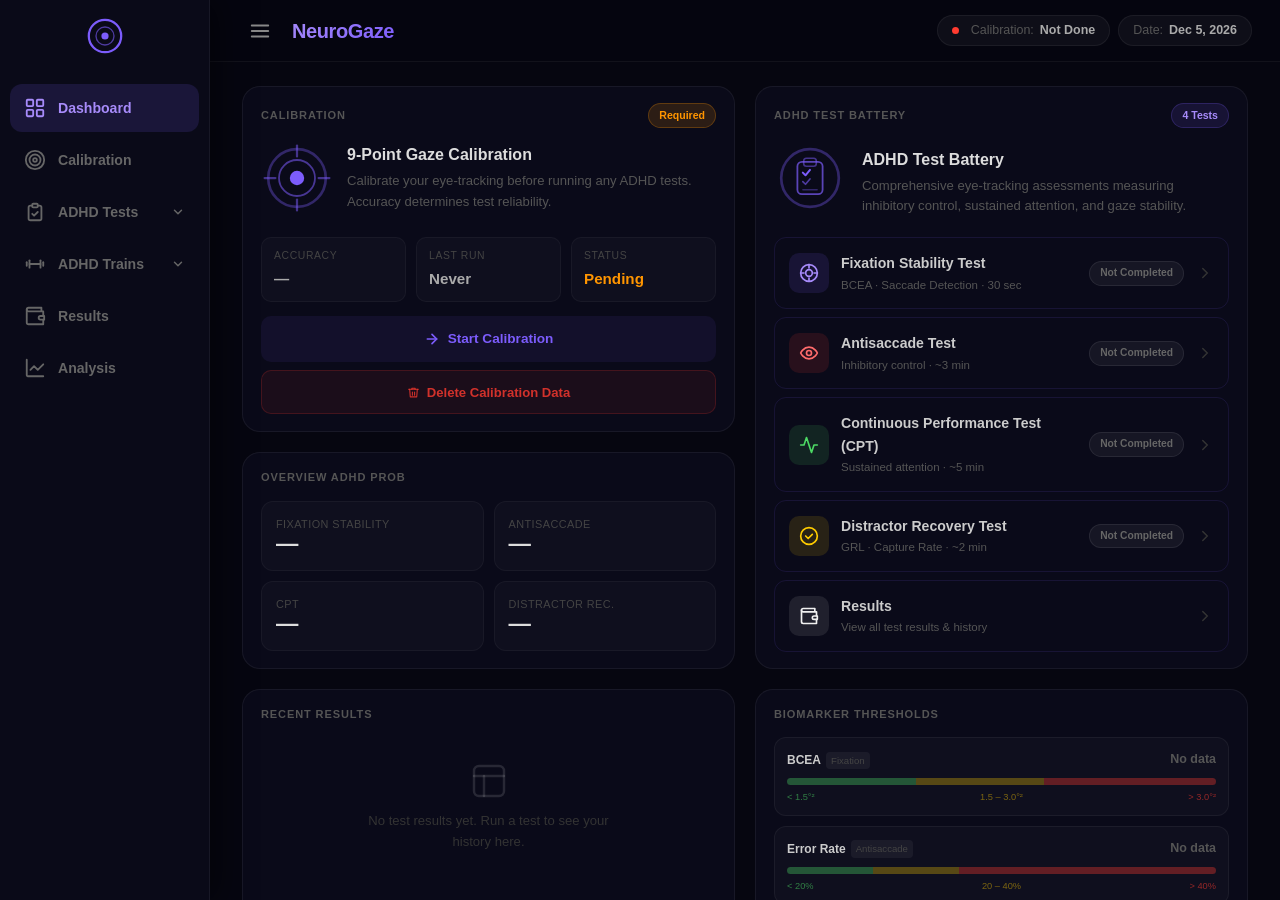
<file: dashboard.html>
<!DOCTYPE html>
<html lang="en">
<head>
  <meta charset="UTF-8" />
  <meta name="viewport" content="width=device-width, initial-scale=1.0" />
  <title>NeuroGaze — ADHD Eye-Tracking Dashboard</title>
  <link rel="stylesheet" href="css/dashboard.css">
</head>
<body>

  <!-- ============================================================
       Sidebar
       ============================================================ -->
  <aside class="sidebar" id="sidebar">
    <div class="sidebar-top">
      <div class="logo">
        <svg viewBox="0 0 40 40" width="36" height="36" fill="none">
          <circle cx="20" cy="20" r="18" stroke="#7c5cfc" stroke-width="2.5"/>
          <circle cx="20" cy="20" r="10" stroke="#7c5cfc" stroke-width="1.5" opacity="0.6"/>
          <circle cx="20" cy="20" r="4"  fill="#7c5cfc"/>
        </svg>
      </div>
      <nav class="sidebar-nav">
        <button class="nav-item active" data-page="dashboard" title="Dashboard">
          <svg width="22" height="22" viewBox="0 0 24 24" fill="none" stroke="currentColor" stroke-width="2" stroke-linecap="round" stroke-linejoin="round">
            <rect x="3" y="3" width="7" height="7" rx="1"/><rect x="14" y="3" width="7" height="7" rx="1"/>
            <rect x="3" y="14" width="7" height="7" rx="1"/><rect x="14" y="14" width="7" height="7" rx="1"/>
          </svg>
          <span>Dashboard</span>
        </button>
        <button class="nav-item" data-page="calibration" title="Calibration" onclick="location.href='calibration.html'">
          <svg width="22" height="22" viewBox="0 0 24 24" fill="none" stroke="currentColor" stroke-width="2" stroke-linecap="round" stroke-linejoin="round">
            <circle cx="12" cy="12" r="10"/><circle cx="12" cy="12" r="6"/><circle cx="12" cy="12" r="2"/>
          </svg>
          <span>Calibration</span>
        </button>
        <div class="nav-group" id="nav-group-tests">
          <button class="nav-item nav-dropdown-toggle" data-page="tests" id="nav-tests" title="ADHD Tests">
            <svg width="22" height="22" viewBox="0 0 24 24" fill="none" stroke="currentColor" stroke-width="2" stroke-linecap="round" stroke-linejoin="round">
              <path d="M9 5H7a2 2 0 0 0-2 2v12a2 2 0 0 0 2 2h10a2 2 0 0 0 2-2V7a2 2 0 0 0-2-2h-2"/>
              <rect x="9" y="3" width="6" height="4" rx="1"/><path d="m9 14 2 2 4-4"/>
            </svg>
            <span>ADHD Tests</span>
            <svg class="nav-caret" width="14" height="14" viewBox="0 0 24 24" fill="none" stroke="currentColor" stroke-width="2.5" stroke-linecap="round" stroke-linejoin="round"><path d="m6 9 6 6 6-6"/></svg>
          </button>
          <div class="nav-submenu" id="nav-submenu-tests">
            <a class="nav-subitem nav-subitem-ready" href="fixation-stability-test.html">
              <svg width="13" height="13" viewBox="0 0 24 24" fill="none" stroke="currentColor" stroke-width="2.5" stroke-linecap="round"><circle cx="12" cy="12" r="10"/><circle cx="12" cy="12" r="4"/></svg>
              Fixation Stability
            </a>
            <a class="nav-subitem nav-subitem-ready" href="antisaccade-test.html">
              <svg width="13" height="13" viewBox="0 0 24 24" fill="none" stroke="currentColor" stroke-width="2.5" stroke-linecap="round"><path d="M2 12s3-7 10-7 10 7 10 7-3 7-10 7-10-7-10-7Z"/><circle cx="12" cy="12" r="3"/></svg>
              Antisaccade Test
            </a>
            <a class="nav-subitem nav-subitem-ready" href="cpt-test.html">
              <svg width="13" height="13" viewBox="0 0 24 24" fill="none" stroke="currentColor" stroke-width="2.5" stroke-linecap="round"><polyline points="22 12 18 12 15 21 9 3 6 12 2 12"/></svg>
              CPT
            </a>
            <a class="nav-subitem nav-subitem-ready" href="distractor-recovery-test.html">
              <svg width="13" height="13" viewBox="0 0 24 24" fill="none" stroke="currentColor" stroke-width="2.5" stroke-linecap="round" stroke-linejoin="round"><circle cx="12" cy="12" r="10"/><path d="m8 12 3 3 5-5"/></svg>
              Distractor Recovery
            </a>
          </div>
        </div>
        <div class="nav-group" id="nav-group-trains">
          <button class="nav-item nav-dropdown-toggle" data-page="trains" id="nav-trains" title="ADHD Trains">
            <svg width="22" height="22" viewBox="0 0 24 24" fill="none" stroke="currentColor" stroke-width="2" stroke-linecap="round" stroke-linejoin="round">
              <path d="M6 12h12"/>
              <path d="M6 8v8"/>
              <path d="M18 8v8"/>
              <path d="M3 10v4"/>
              <path d="M21 10v4"/>
            </svg>
            <span>ADHD Trains</span>
            <svg class="nav-caret" width="14" height="14" viewBox="0 0 24 24" fill="none" stroke="currentColor" stroke-width="2.5" stroke-linecap="round" stroke-linejoin="round"><path d="m6 9 6 6 6-6"/></svg>
          </button>
          <div class="nav-submenu" id="nav-submenu-tests">
            <a class="nav-subitem nav-subitem-ready" href="fixation-stability-game.html">
              <svg width="13" height="13" viewBox="0 0 24 24" fill="none" stroke="currentColor" stroke-width="2.5" stroke-linecap="round"><circle cx="12" cy="12" r="10"/><circle cx="12" cy="12" r="4"/></svg>
              Fixation Stability
            </a>
            <a class="nav-subitem nav-subitem-ready" href="antisaccade-game.html">
              <svg width="13" height="13" viewBox="0 0 24 24" fill="none" stroke="currentColor" stroke-width="2.5" stroke-linecap="round"><path d="M2 12s3-7 10-7 10 7 10 7-3 7-10 7-10-7-10-7Z"/><circle cx="12" cy="12" r="3"/></svg>
              Antisaccade Test
            </a>
            <a class="nav-subitem nav-subitem-ready" href="cpt-game.html">
              <svg width="13" height="13" viewBox="0 0 24 24" fill="none" stroke="currentColor" stroke-width="2.5" stroke-linecap="round"><polyline points="22 12 18 12 15 21 9 3 6 12 2 12"/></svg>
              CPT
            </a>
            <a class="nav-subitem nav-subitem-ready" href="distractor-recovery-game.html">
              <svg width="13" height="13" viewBox="0 0 24 24" fill="none" stroke="currentColor" stroke-width="2.5" stroke-linecap="round" stroke-linejoin="round"><circle cx="12" cy="12" r="10"/><path d="m8 12 3 3 5-5"/></svg>
              Distractor Recovery
            </a>
          </div>
        </div>
        <button class="nav-item" data-page="results" title="Results" onclick="location.href='results.html'">
          <svg width="22" height="22" viewBox="0 0 24 24" fill="none" stroke="currentColor" stroke-width="2" stroke-linecap="round" stroke-linejoin="round">
            <path d="M21 12V7H5a2 2 0 0 1 0-4h14v4"/><path d="M3 5v14a2 2 0 0 0 2 2h16v-5"/>
            <path d="M18 12a2 2 0 0 0 0 4h4v-4Z"/>
          </svg>
          <span>Results</span>
        </button>
        <button class="nav-item" data-page="analyze" title="Analysis" onclick="location.href='analyze.html'">
          <svg width="22" height="22" viewBox="0 0 24 24" fill="none" stroke="currentColor" stroke-width="2" stroke-linecap="round" stroke-linejoin="round">
            <path d="M21 21H4a1 1 0 0 1-1-1V3"/><path d="m7 14 4-4 4 4 6-6"/>
          </svg>
          <span>Analysis</span>
        </button>
      </nav>
    </div>
  </aside>

  <!-- ============================================================
       Main Content
       ============================================================ -->
  <main class="main">

    <!-- Top bar -->
    <header class="topbar">
      <div class="topbar-left">
        <button class="hamburger" id="hamburger" aria-label="Toggle menu">
          <svg width="22" height="22" viewBox="0 0 24 24" fill="none" stroke="currentColor" stroke-width="2" stroke-linecap="round"><line x1="3" y1="6" x2="21" y2="6"/><line x1="3" y1="12" x2="21" y2="12"/><line x1="3" y1="18" x2="21" y2="18"/></svg>
        </button>
        <h1 class="page-title">NeuroGaze</h1>
      </div>
      <div class="topbar-right">
        <div class="topbar-pill">
          <span class="pill-dot"></span>
          Calibration: <strong id="cal-status">Not Done</strong>
        </div>
        <div class="topbar-pill">Date: <strong id="dash-date">—</strong></div>
      </div>
    </header>

    <!-- ── Dashboard grid ──────────────────────────────────────── -->
    <section class="dash-grid">

      <!-- Card: Calibration -->
      <div class="card card-calibration" onclick="location.href='calibration.html'">
        <div class="card-header">
          <span class="card-label">CALIBRATION</span>
          <span class="card-badge badge-action">Required</span>
        </div>
        <div class="cal-hero">
          <div class="cal-eye-icon">
            <svg viewBox="0 0 80 80" width="72" height="72" fill="none">
              <circle cx="40" cy="40" r="32" stroke="rgba(124,92,252,0.35)" stroke-width="3"/>
              <circle cx="40" cy="40" r="20" stroke="rgba(124,92,252,0.55)" stroke-width="2"/>
              <circle cx="40" cy="40" r="8"  fill="#7c5cfc"/>
              <line x1="40" y1="4"  x2="40" y2="16" stroke="#7c5cfc" stroke-width="2.5" stroke-linecap="round" opacity="0.5"/>
              <line x1="40" y1="64" x2="40" y2="76" stroke="#7c5cfc" stroke-width="2.5" stroke-linecap="round" opacity="0.5"/>
              <line x1="4"  y1="40" x2="16" y2="40" stroke="#7c5cfc" stroke-width="2.5" stroke-linecap="round" opacity="0.5"/>
              <line x1="64" y1="40" x2="76" y2="40" stroke="#7c5cfc" stroke-width="2.5" stroke-linecap="round" opacity="0.5"/>
            </svg>
          </div>
          <div class="cal-info">
            <h3>9-Point Gaze Calibration</h3>
            <p>Calibrate your eye-tracking before running any ADHD tests. Accuracy determines test reliability.</p>
          </div>
        </div>
        <div class="cal-stats-row">
          <div class="cal-stat">
            <div class="cal-stat-lbl">Accuracy</div>
            <div class="cal-stat-val" id="cal-accuracy-val">—</div>
          </div>
          <div class="cal-stat">
            <div class="cal-stat-lbl">Last Run</div>
            <div class="cal-stat-val" id="cal-last-run">Never</div>
          </div>
          <div class="cal-stat">
            <div class="cal-stat-lbl">Status</div>
            <div class="cal-stat-val cal-stat-status" id="cal-status-val">Pending</div>
          </div>
        </div>
        <div class="card-action">
          <svg width="16" height="16" viewBox="0 0 24 24" fill="none" stroke="currentColor" stroke-width="2.5" stroke-linecap="round" stroke-linejoin="round"><path d="M5 12h14"/><path d="m12 5 7 7-7 7"/></svg>
          Start Calibration
        </div>
        <button class="cal-del-btn" id="btn-del-cal" title="Delete calibration data" onclick="event.stopPropagation();if(confirm('Delete all calibration data? This cannot be undone.')){localStorage.removeItem('neurogaze_cal_done');localStorage.removeItem('neurogaze_cal_accuracy');localStorage.removeItem('neurogaze_cal_time');location.reload();}">
          <svg width="13" height="13" viewBox="0 0 24 24" fill="none" stroke="currentColor" stroke-width="2" stroke-linecap="round" stroke-linejoin="round"><polyline points="3 6 5 6 21 6"/><path d="M19 6l-1 14H6L5 6"/><path d="M10 11v6"/><path d="M14 11v6"/><path d="M9 6V4h6v2"/></svg>
          Delete Calibration Data
        </button>
      </div>

      <!-- Card: ADHD Test Suite -->
      <div class="card card-tests">
        <div class="card-header">
          <span class="card-label">ADHD TEST BATTERY</span>
          <span class="card-badge badge-count">4 Tests</span>
        </div>
        <div class="tests-hero">
          <div class="tests-hero-icon">
            <svg viewBox="0 0 80 80" width="72" height="72" fill="none">
              <circle cx="40" cy="40" r="32" stroke="rgba(124,92,252,0.35)" stroke-width="3"/>
              <!-- clipboard body -->
              <rect x="26" y="22" width="28" height="36" rx="5" stroke="#7c5cfc" stroke-width="2" opacity="0.7"/>
              <!-- clipboard clip -->
              <rect x="33" y="18" width="14" height="9" rx="3" stroke="#7c5cfc" stroke-width="1.8" opacity="0.5"/>
              <!-- check row 1 -->
              <path d="M32 34 l3 3 5-6" stroke="#7c5cfc" stroke-width="2.2" stroke-linecap="round" stroke-linejoin="round"/>
              <!-- check row 2 -->
              <path d="M32 44 l3 3 5-6" stroke="#7c5cfc" stroke-width="1.8" stroke-linecap="round" stroke-linejoin="round" opacity="0.6"/>
              <!-- line row 3 -->
              <line x1="32" y1="53" x2="48" y2="53" stroke="#7c5cfc" stroke-width="1.5" stroke-linecap="round" opacity="0.35"/>
            </svg>
          </div>
          <div class="tests-hero-info">
            <h3>ADHD Test Battery</h3>
            <p>Comprehensive eye-tracking assessments measuring inhibitory control, sustained attention, and gaze stability.</p>
          </div>
        </div>

        <!-- Fixation Stability Test -->
        <a href="fixation-stability-test.html" class="test-item test-ready" id="test-fixation">
          <div class="test-icon test-icon-fixation">
            <svg width="20" height="20" viewBox="0 0 24 24" fill="none" stroke="currentColor" stroke-width="2" stroke-linecap="round" stroke-linejoin="round">
              <circle cx="12" cy="12" r="10"/><circle cx="12" cy="12" r="4"/><line x1="12" y1="2" x2="12" y2="6"/><line x1="12" y1="18" x2="12" y2="22"/><line x1="2" y1="12" x2="6" y2="12"/><line x1="18" y1="12" x2="22" y2="12"/>
            </svg>
          </div>
          <div class="test-info">
            <div class="test-name">Fixation Stability Test</div>
            <div class="test-meta">BCEA · Saccade Detection · 30 sec</div>
          </div>
          <span id="badge-fixation" class="test-status-badge status-not-completed">Not Completed</span>
          <svg class="test-arrow" width="18" height="18" viewBox="0 0 24 24" fill="none" stroke="currentColor" stroke-width="2" stroke-linecap="round"><path d="m9 18 6-6-6-6"/></svg>
        </a>

        <!-- Antisaccade Test -->
        <a class="test-item test-ready" id="test-antisaccade" href="antisaccade-test.html" style="text-decoration:none">
          <div class="test-icon test-icon-anti">
            <svg width="20" height="20" viewBox="0 0 24 24" fill="none" stroke="currentColor" stroke-width="2" stroke-linecap="round" stroke-linejoin="round">
              <path d="M2 12s3-7 10-7 10 7 10 7-3 7-10 7-10-7-10-7Z"/><circle cx="12" cy="12" r="3"/>
            </svg>
          </div>
          <div class="test-info">
            <div class="test-name">Antisaccade Test</div>
            <div class="test-meta">Inhibitory control · ~3 min</div>
          </div>
          <span id="badge-antisaccade" class="test-status-badge status-not-completed">Not Completed</span>
          <svg class="test-arrow" width="18" height="18" viewBox="0 0 24 24" fill="none" stroke="currentColor" stroke-width="2" stroke-linecap="round"><path d="m9 18 6-6-6-6"/></svg>
        </a>

        <!-- Continuous Performance Test -->
        <a class="test-item test-ready" id="test-cpt" href="cpt-test.html">
          <div class="test-icon test-icon-cpt">
            <svg width="20" height="20" viewBox="0 0 24 24" fill="none" stroke="currentColor" stroke-width="2" stroke-linecap="round" stroke-linejoin="round">
              <polyline points="22 12 18 12 15 21 9 3 6 12 2 12"/>
            </svg>
          </div>
          <div class="test-info">
            <div class="test-name">Continuous Performance Test (CPT)</div>
            <div class="test-meta">Sustained attention · ~5 min</div>
          </div>
          <span id="badge-cpt" class="test-status-badge status-not-completed">Not Completed</span>
          <svg class="test-arrow" width="18" height="18" viewBox="0 0 24 24" fill="none" stroke="currentColor" stroke-width="2" stroke-linecap="round"><path d="m9 18 6-6-6-6"/></svg>
        </a>

        <!-- Distractor Recovery Test -->
        <a class="test-item test-ready" id="test-distractor" href="distractor-recovery-test.html" style="text-decoration:none">
          <div class="test-icon test-icon-dist">
            <svg width="20" height="20" viewBox="0 0 24 24" fill="none" stroke="currentColor" stroke-width="2" stroke-linecap="round" stroke-linejoin="round">
              <circle cx="12" cy="12" r="10"/><path d="m8 12 3 3 5-5"/>
            </svg>
          </div>
          <div class="test-info">
            <div class="test-name">Distractor Recovery Test</div>
            <div class="test-meta">GRL · Capture Rate · ~2 min</div>
          </div>
          <span id="badge-distractor" class="test-status-badge status-not-completed">Not Completed</span>
          <svg class="test-arrow" width="18" height="18" viewBox="0 0 24 24" fill="none" stroke="currentColor" stroke-width="2" stroke-linecap="round"><path d="m9 18 6-6-6-6"/></svg>
        </a>

        <!-- Results -->
        <a class="test-item test-ready test-result" id="test-results" href="results.html" style="text-decoration:none">
          <div class="test-icon test-icon-results">
            <svg width="20" height="20" viewBox="0 0 24 24" fill="none" stroke="currentColor" stroke-width="2" stroke-linecap="round" stroke-linejoin="round">
              <path d="M21 12V7H5a2 2 0 0 1 0-4h14v4"/><path d="M3 5v14a2 2 0 0 0 2 2h16v-5"/><path d="M18 12a2 2 0 0 0 0 4h4v-4Z"/>
            </svg>
          </div>
          <div class="test-info">
            <div class="test-name">Results</div>
            <div class="test-meta">View all test results &amp; history</div>
          </div>
          <svg class="test-arrow" width="18" height="18" viewBox="0 0 24 24" fill="none" stroke="currentColor" stroke-width="2" stroke-linecap="round"><path d="m9 18 6-6-6-6"/></svg>
        </a>
        
      </div>
      <div class="card card-stats">
        <div class="card-header">
          <span class="card-label">OVERVIEW ADHD PROB</span>
        </div>
        <div class="stat-tiles">
          <div class="stat-tile">
            <div class="st-lbl">Fixation Stability</div>
            <div class="st-val" id="ov-fix-prob">—</div>
          </div>
          <div class="stat-tile">
            <div class="st-lbl">Antisaccade</div>
            <div class="st-val" id="ov-ast-prob">—</div>
          </div>
          <div class="stat-tile">
            <div class="st-lbl">CPT</div>
            <div class="st-val" id="ov-cpt-prob">—</div>
          </div>
          <div class="stat-tile">
            <div class="st-lbl">Distractor Rec.</div>
            <div class="st-val" id="ov-dr-prob">—</div>
          </div>
        </div>
      </div>

      <!-- Card: Test Timeline / Results -->
      <div class="card card-timeline">
        <div class="card-header">
          <span class="card-label">RECENT RESULTS</span>
        </div>
        <div class="timeline-body" id="timeline-body">
          <div class="timeline-empty">
            <svg width="40" height="40" viewBox="0 0 24 24" fill="none" stroke="rgba(255,255,255,0.12)" stroke-width="1.5" stroke-linecap="round">
              <rect x="3" y="3" width="18" height="18" rx="3"/><path d="M3 9h18"/><path d="M9 21V9"/>
            </svg>
            <p>No test results yet. Run a test to see your history here.</p>
          </div>
        </div>
      </div>

      <!-- Card: Biomarker Reference -->
      <div class="card card-reference">
        <div class="card-header">
          <span class="card-label">BIOMARKER THRESHOLDS</span>
        </div>
        <div class="bio-grid">
          <div class="bio-item">
            <div class="bio-top">
              <span class="bio-name">BCEA</span><span class="bio-src">Fixation</span>
              <span class="bio-val" id="bio-bcea-val">No data</span>
            </div>
            <div class="zone-bar-wrap">
              <div class="zone-bar"><div class="zone-td" style="flex:30"></div><div class="zone-border" style="flex:30"></div><div class="zone-adhd" style="flex:40"></div></div>
              <div class="zone-marker" id="bio-bcea-marker" style="display:none"></div>
            </div>
            <div class="bio-thr"><span class="bio-t-td">&lt; 1.5°²</span><span class="bio-t-mid">1.5 – 3.0°²</span><span class="bio-t-adhd">&gt; 3.0°²</span></div>
          </div>
          <div class="bio-item">
            <div class="bio-top">
              <span class="bio-name">Error Rate</span><span class="bio-src">Antisaccade</span>
              <span class="bio-val" id="bio-err-val">No data</span>
            </div>
            <div class="zone-bar-wrap">
              <div class="zone-bar"><div class="zone-td" style="flex:20"></div><div class="zone-border" style="flex:20"></div><div class="zone-adhd" style="flex:60"></div></div>
              <div class="zone-marker" id="bio-err-marker" style="display:none"></div>
            </div>
            <div class="bio-thr"><span class="bio-t-td">&lt; 20%</span><span class="bio-t-mid">20 – 40%</span><span class="bio-t-adhd">&gt; 40%</span></div>
          </div>
          <div class="bio-item">
            <div class="bio-top">
              <span class="bio-name">Commission</span><span class="bio-src">CPT</span>
              <span class="bio-val" id="bio-cpt-val">No data</span>
            </div>
            <div class="zone-bar-wrap">
              <div class="zone-bar"><div class="zone-td" style="flex:15"></div><div class="zone-border" style="flex:15"></div><div class="zone-adhd" style="flex:70"></div></div>
              <div class="zone-marker" id="bio-cpt-marker" style="display:none"></div>
            </div>
            <div class="bio-thr"><span class="bio-t-td">&lt; 15%</span><span class="bio-t-mid">15 – 30%</span><span class="bio-t-adhd">&gt; 30%</span></div>
          </div>
          <div class="bio-item">
            <div class="bio-top">
              <span class="bio-name">Gaze Latency</span><span class="bio-src">Distractor</span>
              <span class="bio-val" id="bio-grl-val">No data</span>
            </div>
            <div class="zone-bar-wrap">
              <div class="zone-bar"><div class="zone-td" style="flex:40"></div><div class="zone-border" style="flex:30"></div><div class="zone-adhd" style="flex:30"></div></div>
              <div class="zone-marker" id="bio-grl-marker" style="display:none"></div>
            </div>
            <div class="bio-thr"><span class="bio-t-td">&lt; 400ms</span><span class="bio-t-mid">400 – 700ms</span><span class="bio-t-adhd">&gt; 700ms</span></div>
          </div>
        </div>
      </div>

    </section>
  </main>

  <div id="sidebar-backdrop"></div>
  <script src="js/dashboard.js"></script>
</body>
</html>
</file>
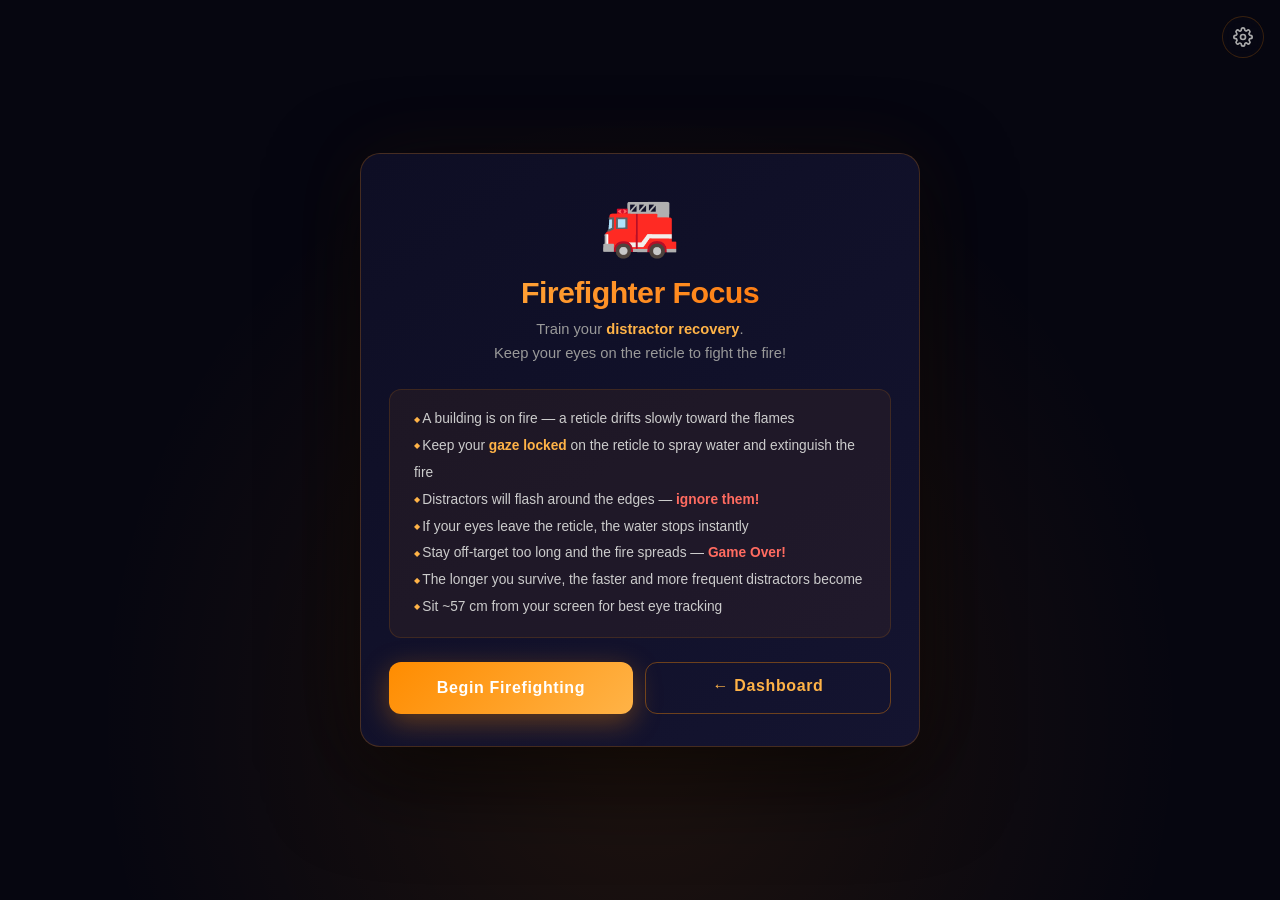
<file: distractor-recovery-game.html>
<!DOCTYPE html>
<html lang="en">
<head>
  <meta charset="UTF-8" />
  <meta name="viewport" content="width=device-width, initial-scale=1.0" />
  <title>Firefighter Focus — NeuroGaze</title>
  <script src="js/webgazer.js"></script>
  <link rel="stylesheet" href="css/distractor-recovery-game.css">
</head>
<body>

<!-- ── Optional gaze dot ──────────────────────────────────── -->
<div id="gaze-dot"></div>

<!-- INTRO -->
<div id="screen-intro" class="screen active">
  <div class="intro-card">
    <div class="intro-icon">🚒</div>
    <div class="intro-title">Firefighter Focus</div>
    <div class="intro-subtitle">
      Train your <strong style="color:#ffb347">distractor recovery</strong>.<br>
      Keep your eyes on the reticle to fight the fire!
    </div>
    <ul class="intro-rules">
      <li>A building is on fire — a reticle drifts slowly toward the flames</li>
      <li>Keep your <strong style="color:#ffb347">gaze locked</strong> on the reticle to spray water and extinguish the fire</li>
      <li>Distractors will flash around the edges — <strong style="color:#ff6b60">ignore them!</strong></li>
      <li>If your eyes leave the reticle, the water stops instantly</li>
      <li>Stay off-target too long and the fire spreads — <strong style="color:#ff6b60">Game Over!</strong></li>
      <li>The longer you survive, the faster and more frequent distractors become</li>
      <li>Sit ~57 cm from your screen for best eye tracking</li>
    </ul>
    <div class="btn-row" style="margin-top:1rem;">
      <button class="btn" id="btn-start">Begin Firefighting</button>
      <a href="dashboard.html" class="btn btn-ghost">&#8592; Dashboard</a>
    </div>
  </div>
</div>

<!-- CALIBRATING -->
<div id="screen-calibrating" class="screen">
  <div class="cal-spinner"></div>
  <div class="cal-msg" id="cal-msg">Initialising eye tracker…</div>
</div>

<!-- GAME -->
<div id="screen-game" class="screen">

  <!-- Building SVG -->
  <div class="building-wrap" id="building-wrap">
    <svg id="building-svg" viewBox="0 0 320 520" fill="none" aria-hidden="true">
      <!-- Building body -->
      <rect x="30" y="80" width="260" height="440" rx="4" fill="#232840" stroke="rgba(120,140,200,0.22)" stroke-width="1.5"/>

      <!-- ── Structural shadows (depth on left & top edges) ── -->
      <rect x="30" y="80"  width="18" height="440" rx="0" fill="rgba(0,0,0,0.18)"/>
      <rect x="30" y="80"  width="260" height="14" rx="0" fill="rgba(0,0,0,0.14)"/>

      <!-- ── Soot / fire staining (bottom half, concentrated near fire) ── -->
      <rect x="30" y="330" width="260" height="190" rx="0 0 4 4"
            fill="url(#sootGrad)" opacity="0.55"/>
      <!-- Soot streaks above fire windows -->
      <rect x="50"  y="295" width="12" height="60" rx="6" fill="rgba(20,10,0,0.32)" transform="rotate(-3,56,325)"/>
      <rect x="130" y="290" width="10" height="70" rx="5" fill="rgba(20,10,0,0.38)"/>
      <rect x="213" y="298" width="11" height="58" rx="5" fill="rgba(20,10,0,0.28)" transform="rotate(4,218,327)"/>

      <!-- ── Water stain streaks (rain / hose runoff) ── -->
      <rect x="80"  y="90"  width="3" height="90" rx="2" fill="rgba(80,100,160,0.18)"/>
      <rect x="155" y="85"  width="2" height="120" rx="1" fill="rgba(80,100,160,0.14)"/>
      <rect x="240" y="95"  width="3" height="70"  rx="2" fill="rgba(80,100,160,0.16)"/>

      <defs>
        <linearGradient id="sootGrad" x1="0" y1="0" x2="0" y2="1">
          <stop offset="0%"   stop-color="#000000" stop-opacity="0"/>
          <stop offset="100%" stop-color="#0a0500" stop-opacity="0.6"/>
        </linearGradient>
      </defs>

      <!-- Roof parapet -->
      <rect x="20" y="72" width="280" height="16" rx="3" fill="#2e3454"/>
      <!-- Penthouse / rooftop structure -->
      <rect x="110" y="30" width="100" height="50" rx="3" fill="#262c48" stroke="rgba(120,140,200,0.14)" stroke-width="1"/>
      <rect x="130" y="12" width="60" height="22" rx="2" fill="#2e3458"/>
      <!-- Horizontal floor ledges -->
      <rect x="30" y="177" width="260" height="5" rx="1" fill="#2a3050"/>
      <rect x="30" y="257" width="260" height="5" rx="1" fill="#2a3050"/>
      <rect x="30" y="337" width="260" height="5" rx="1" fill="#2a3050"/>
      <!-- Windows — row 1 (normal lit) -->
      <rect x="55"  y="110" width="44" height="56" rx="3" fill="rgba(255,215,100,0.17)" stroke="rgba(255,215,100,0.35)" stroke-width="1.5"/>
      <rect x="138" y="110" width="44" height="56" rx="3" fill="rgba(255,215,100,0.17)" stroke="rgba(255,215,100,0.35)" stroke-width="1.5"/>
      <rect x="221" y="110" width="44" height="56" rx="3" fill="rgba(255,215,100,0.17)" stroke="rgba(255,215,100,0.35)" stroke-width="1.5"/>
      <!-- Windows — row 2 -->
      <rect x="55"  y="190" width="44" height="56" rx="3" fill="rgba(255,215,100,0.12)" stroke="rgba(255,215,100,0.26)" stroke-width="1.5"/>
      <rect x="138" y="190" width="44" height="56" rx="3" fill="rgba(255,215,100,0.12)" stroke="rgba(255,215,100,0.26)" stroke-width="1.5"/>
      <rect x="221" y="190" width="44" height="56" rx="3" fill="rgba(255,215,100,0.12)" stroke="rgba(255,215,100,0.26)" stroke-width="1.5"/>
      <!-- Windows — row 3 (orange glow) -->
      <rect x="55"  y="270" width="44" height="56" rx="3" fill="rgba(255,145,10,0.26)" stroke="rgba(255,145,10,0.52)" stroke-width="1.5"/>
      <rect x="138" y="270" width="44" height="56" rx="3" fill="rgba(255,145,10,0.26)" stroke="rgba(255,145,10,0.52)" stroke-width="1.5"/>
      <rect x="221" y="270" width="44" height="56" rx="3" fill="rgba(255,145,10,0.26)" stroke="rgba(255,145,10,0.52)" stroke-width="1.5"/>
      <!-- Windows — row 4 (fire glow) -->
      <rect x="55"  y="350" width="44" height="56" rx="3" fill="rgba(255,80,0,0.32)" stroke="rgba(255,80,0,0.62)" stroke-width="2"/>
      <rect x="138" y="350" width="44" height="56" rx="3" fill="rgba(255,80,0,0.38)" stroke="rgba(255,80,0,0.72)" stroke-width="2"/>
      <rect x="221" y="350" width="44" height="56" rx="3" fill="rgba(255,80,0,0.32)" stroke="rgba(255,80,0,0.62)" stroke-width="2"/>
      <!-- Door -->
      <rect x="120" y="440" width="80" height="80" rx="4" fill="#1a1e34" stroke="rgba(120,140,200,0.16)" stroke-width="1"/>
      <circle cx="190" cy="480" r="3.5" fill="rgba(255,200,80,0.5)"/>
      <!-- Ground line -->
      <rect x="0" y="516" width="320" height="4" rx="2" fill="rgba(255,255,255,0.07)"/>

      <!-- ── Stress cracks (drawn on top of everything) ─────── -->
      <!-- Main diagonal crack, lower-right facade -->
      <path d="M 248 342 l 4 12 l -3 8 l 5 18 l -2 14"
            stroke="rgba(0,0,0,0.55)" stroke-width="1.5" fill="none" stroke-linecap="round" stroke-linejoin="round"/>
      <path d="M 250 354 l 6 5 l -2 9"
            stroke="rgba(0,0,0,0.38)" stroke-width="1" fill="none" stroke-linecap="round"/>
      <!-- Horizontal spiderweb crack, left side mid-building -->
      <path d="M 38 305 l 10 3 l 8 -4 l 6 5 l 10 -2"
            stroke="rgba(0,0,0,0.48)" stroke-width="1.2" fill="none" stroke-linecap="round" stroke-linejoin="round"/>
      <path d="M 44 305 l -3 8 l 4 6"
            stroke="rgba(0,0,0,0.32)" stroke-width="0.9" fill="none" stroke-linecap="round"/>
      <!-- Short crack beneath fire-window row, centre -->
      <path d="M 155 408 l -4 10 l 3 7 l -5 12"
            stroke="rgba(0,0,0,0.45)" stroke-width="1.2" fill="none" stroke-linecap="round" stroke-linejoin="round"/>
      <path d="M 153 416 l -8 3"
            stroke="rgba(0,0,0,0.3)" stroke-width="0.9" fill="none" stroke-linecap="round"/>
      <!-- Fine hairline crack, upper right -->
      <path d="M 260 105 l 2 18 l -3 10 l 2 8"
            stroke="rgba(0,0,0,0.30)" stroke-width="0.8" fill="none" stroke-linecap="round" stroke-linejoin="round"/>
      <!-- Corner spall, bottom-left -->
      <path d="M 32 490 l 8 -5 l 4 8 l -6 4"
            stroke="rgba(0,0,0,0.42)" stroke-width="1.1" fill="none" stroke-linecap="round" stroke-linejoin="round"/>

      <!-- ── Window damage (cracked glass on fire rows) ──────── -->
      <!-- Row-3 left window crack -->
      <line x1="62"  y1="275" x2="74"  y2="295" stroke="rgba(255,255,255,0.22)" stroke-width="1.2"/>
      <line x1="74"  y1="295" x2="68"  y2="318" stroke="rgba(255,255,255,0.18)" stroke-width="1"/>
      <line x1="74"  y1="295" x2="82"  y2="304" stroke="rgba(255,255,255,0.14)" stroke-width="0.9"/>
      <!-- Row-4 centre window crack -->
      <line x1="152" y1="355" x2="164" y2="378" stroke="rgba(255,255,255,0.22)" stroke-width="1.2"/>
      <line x1="164" y1="378" x2="158" y2="400" stroke="rgba(255,255,255,0.18)" stroke-width="1"/>
      <line x1="164" y1="378" x2="175" y2="385" stroke="rgba(255,255,255,0.14)" stroke-width="0.9"/>
    </svg>
  </div>

  <!-- Fire -->
  <div class="fire-container" id="fire-container"></div>

  <!-- Ember particles container -->
  <div id="ember-container"></div>

  <!-- Water spray container -->
  <div class="water-spray" id="water-spray"></div>

  <!-- Fire spread overlay -->
  <div class="fire-spread" id="fire-spread"></div>

  <!-- Reticle (smooth pursuit target) -->
  <div class="reticle-wrap" id="reticle-wrap">
    <div class="reticle" id="reticle">
      <div class="reticle-ring" id="reticle-ring"></div>
      <div class="reticle-cross-h" id="reticle-cross-h"></div>
      <div class="reticle-cross-v" id="reticle-cross-v"></div>
      <div class="reticle-dot" id="reticle-dot"></div>
    </div>
  </div>

  <!-- Danger vignette (off-target warning) -->
  <div class="danger-vignette" id="danger-vignette"></div>

  <!-- Fire truck decoration (flat SVG, cab faces left toward building) -->
  <div class="firetruck-wrap" id="firetruck-wrap">
    <svg viewBox="0 0 240 135" xmlns="http://www.w3.org/2000/svg" aria-hidden="true">
      <!-- ── Ladder (horizontal on roof) ────────────────── -->
      <!-- Top rail -->
      <rect x="18" y="14" width="206" height="7" rx="3" fill="#c8d0d8"/>
      <!-- Bottom rail -->
      <rect x="18" y="35" width="206" height="7" rx="3" fill="#b0bac4"/>
      <!-- Rungs -->
      <rect x="30"  y="14" width="6" height="28" rx="1" fill="#aab2bc"/>
      <rect x="60"  y="14" width="6" height="28" rx="1" fill="#aab2bc"/>
      <rect x="90"  y="14" width="6" height="28" rx="1" fill="#aab2bc"/>
      <rect x="120" y="14" width="6" height="28" rx="1" fill="#aab2bc"/>
      <rect x="150" y="14" width="6" height="28" rx="1" fill="#aab2bc"/>
      <rect x="180" y="14" width="6" height="28" rx="1" fill="#aab2bc"/>
      <rect x="210" y="14" width="6" height="28" rx="1" fill="#aab2bc"/>
      <!-- Ladder support posts -->
      <rect x="38"  y="42" width="7" height="15" rx="2" fill="#c8d0d8"/>
      <rect x="116" y="42" width="7" height="15" rx="2" fill="#c8d0d8"/>
      <rect x="194" y="42" width="7" height="15" rx="2" fill="#c8d0d8"/>

      <!-- ── Siren bar on cab roof ────────────────────── -->
      <rect x="18" y="38" width="34" height="9" rx="4" fill="#c0c8d2"/>
      <rect class="truck-siren-r" x="20" y="39" width="13" height="7" rx="3"
            fill="#ff2828" style="filter:drop-shadow(0 0 4px #ff2020)"/>
      <rect class="truck-siren-b" x="37" y="39" width="13" height="7" rx="3"
            fill="#1848ff" style="filter:drop-shadow(0 0 4px #0030ff)"/>

      <!-- ── Cab (left, taller, faces building) ─────── -->
      <!-- Cab rear shadow panel -->
      <rect x="4" y="57" width="74" height="58" rx="0 0 0 8" fill="#c83020"/>
      <!-- Cab main body -->
      <rect x="4" y="46" width="74" height="69" rx="10 2 2 10" fill="#f45035"/>
      <!-- Windshield (angled, front face) -->
      <polygon points="8,58  40,52  40,84  8,84" fill="#385060"/>
      <!-- Windshield glint -->
      <polygon points="10,60  22,57  22,70  10,73" fill="rgba(255,255,255,0.15)"/>
      <!-- Cab side window -->
      <rect x="44" y="56" width="28" height="24" rx="3" fill="#385060"/>
      <rect x="46" y="58" width="9" height="7" rx="1" fill="rgba(255,255,255,0.14)"/>
      <!-- Front bumper (grey, left end) -->
      <rect x="1" y="90" width="8" height="18" rx="4 0 0 4" fill="#c0c8d2"/>
      <!-- Front yellow accent square -->
      <rect x="2" y="110" width="14" height="7" rx="2" fill="#ffc232"/>

      <!-- ── Body (right of cab) ─────────────────────── -->
      <!-- Body shadow bottom -->
      <rect x="74" y="95" width="164" height="20" rx="0 0 8 0" fill="#c83020"/>
      <!-- Body main -->
      <rect x="74" y="57" width="164" height="58" rx="0 8 8 0" fill="#f45035"/>
      <!-- Yellow reflective stripe (full width) -->
      <rect x="4" y="94" width="234" height="10" rx="2" fill="#ffc232"/>
      <!-- Storage compartment left -->
      <rect x="84" y="65" width="36" height="26" rx="3" fill="#d83c22"/>
      <rect x="86" y="67" width="32" height="22" rx="2" fill="rgba(0,0,0,0.18)"/>
      <rect x="98" y="77" width="8" height="3" rx="1" fill="#c8d0d8"/>
      <!-- Storage compartment right -->
      <rect x="128" y="65" width="36" height="26" rx="3" fill="#d83c22"/>
      <rect x="130" y="67" width="32" height="22" rx="2" fill="rgba(0,0,0,0.18)"/>
      <rect x="142" y="77" width="8" height="3" rx="1" fill="#c8d0d8"/>
      <!-- Centre grey access panel -->
      <rect x="172" y="65" width="30" height="26" rx="3" fill="#b8c2cc"/>
      <rect x="175" y="70" width="24" height="5" rx="1.5" fill="#9098a2"/>
      <rect x="175" y="78" width="24" height="5" rx="1.5" fill="#9098a2"/>
      <!-- Rear bumper (grey, right end) -->
      <rect x="233" y="90" width="7" height="18" rx="0 4 4 0" fill="#c0c8d2"/>
      <!-- Rear yellow accent square -->
      <rect x="222" y="110" width="14" height="7" rx="2" fill="#ffc232"/>

      <!-- ── Wheel arches (darker red fenders) ──────── -->
      <path d="M 26 116 A 26 20 0 0 1 78 116" fill="#c83020"/>
      <path d="M 154 116 A 26 20 0 0 1 206 116" fill="#c83020"/>

      <!-- ── Wheels ───────────────────────────────────── -->
      <!-- Front wheel -->
      <circle cx="52"  cy="117" r="18" fill="#424b5a"/>
      <circle cx="52"  cy="117" r="11" fill="#606878"/>
      <circle cx="52"  cy="117" r="5.5" fill="#9298a4"/>
      <!-- Rear wheel -->
      <circle cx="180" cy="117" r="18" fill="#424b5a"/>
      <circle cx="180" cy="117" r="11" fill="#606878"/>
      <circle cx="180" cy="117" r="5.5" fill="#9298a4"/>

      <!-- Ground shadow -->
      <ellipse cx="120" cy="134" rx="110" ry="4" fill="rgba(0,0,0,0.28)"/>
    </svg>
  </div>

  <!-- Distractor container -->
  <div id="distractor-layer"></div>

  <!-- HUD -->
  <div class="hud">
    <div class="hud-item">
      <span class="hud-label">Survival</span>
      <span class="hud-value accent" id="hud-time">0s</span>
    </div>
    <div class="hud-item">
      <span class="hud-label">Fire</span>
      <span class="hud-value" id="hud-fire">100%</span>
    </div>
    <div class="hud-item">
      <span class="hud-label">Distractors</span>
      <span class="hud-value" id="hud-distractors">0</span>
    </div>
    <div class="hud-item">
      <span class="hud-label">Best</span>
      <span class="hud-value accent" id="hud-best">0s</span>
    </div>
  </div>

  <div class="gaze-hint" id="gaze-hint">Lock your eyes on the reticle</div>
</div>

<!-- GAME-OVER -->
<div id="screen-gameover" class="screen">
  <div class="gameover-card" id="gameover-card">
    <div class="gameover-icon">🔥</div>
    <div class="gameover-title">Fire Spread!</div>
    <div class="gameover-sub" id="go-sub">You looked away too long — the fire spread out of control.</div>
    <div class="gameover-score">
      <div class="score-pill"><strong id="go-time">0s</strong>Survival Time</div>
      <div class="score-pill green"><strong id="go-extinguished">0%</strong>Fire Extinguished</div>
      <div class="score-pill"><strong id="go-distractors">0</strong>Distractors Resisted</div>
      <div class="score-pill"><strong id="go-best">0s</strong>All-Time Best</div>
    </div>
    <div class="btn-row">
      <button class="btn" id="btn-retry">Try Again</button>
      <button class="btn btn-ghost" id="btn-menu">Menu</button>
    </div>
  </div>
</div>

<script src="js/settings-panel.js"></script>
<script src="js/distractor-recovery-game.js"></script>
</body>
</html>
</file>
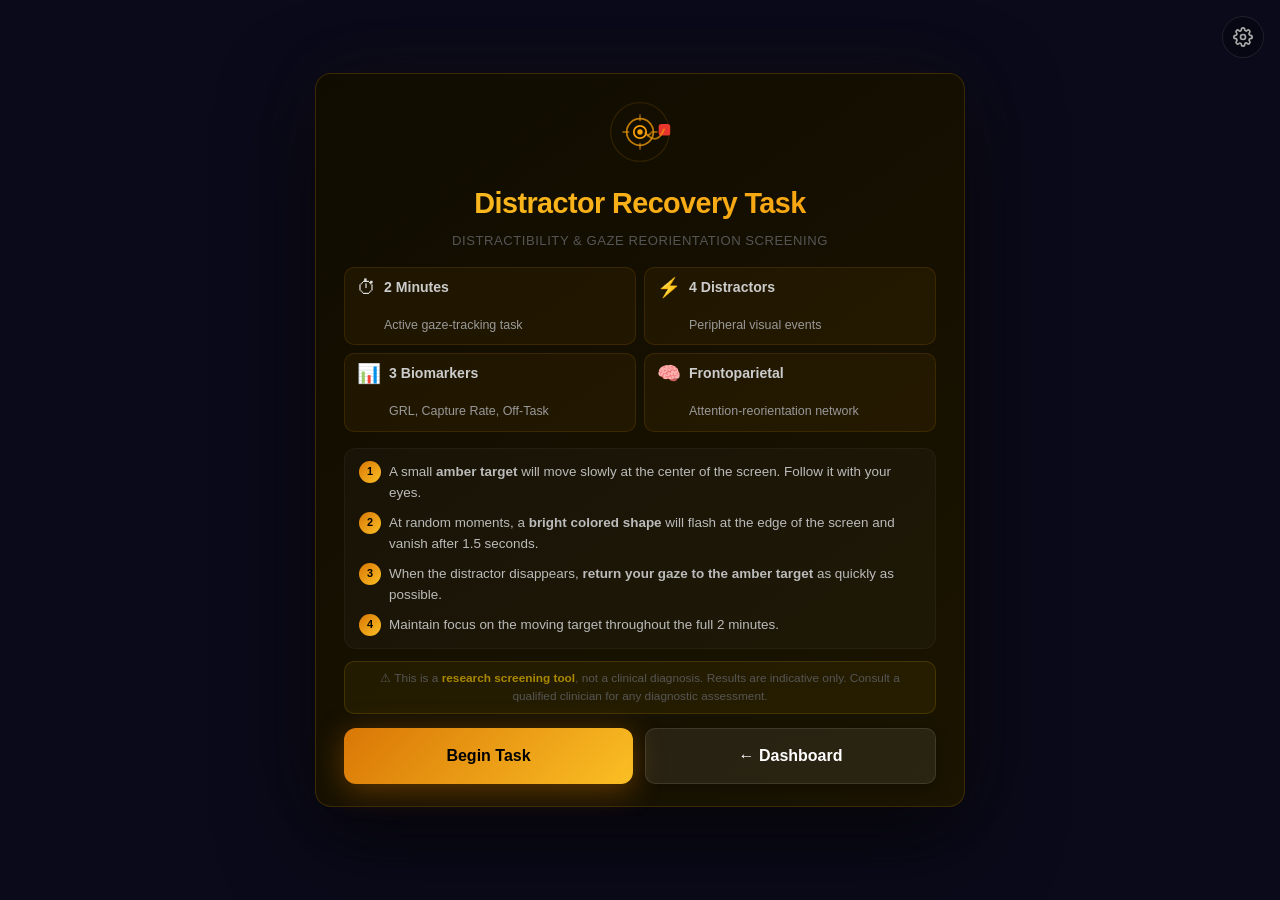
<file: distractor-recovery-test.html>
<!DOCTYPE html>
<html lang="en">
<head>
  <meta charset="UTF-8" />
  <meta name="viewport" content="width=device-width, initial-scale=1.0" />
  <title>Distractor Recovery Task — ADHD Screening</title>
  <script src="js/webgazer.js"></script>
  <link rel="stylesheet" href="css/calibration.css">
  <link rel="stylesheet" href="css/distractor-recovery-test.css">
</head>
<body>

  <!-- ============================================================
       Screen: Intro
       ============================================================ -->
  <div id="dr-intro-screen" class="screen active" role="main">
    <div class="dr-intro-card">

      <div class="dr-logo">
        <svg viewBox="0 0 72 72" width="64" height="64" fill="none">
          <!-- Ambient ring -->
          <circle cx="36" cy="36" r="33" stroke="#f59e0b" stroke-width="1.5" opacity="0.13"/>
          <!-- Central target rings -->
          <circle cx="36" cy="36" r="15" stroke="#f59e0b" stroke-width="2" opacity="0.75"/>
          <circle cx="36" cy="36" r="7"  stroke="#f59e0b" stroke-width="2"/>
          <circle cx="36" cy="36" r="3"  fill="#f59e0b"/>
          <!-- Crosshair ticks -->
          <line x1="36" y1="17" x2="36" y2="23" stroke="#f59e0b" stroke-width="2" stroke-linecap="round" opacity="0.5"/>
          <line x1="36" y1="49" x2="36" y2="55" stroke="#f59e0b" stroke-width="2" stroke-linecap="round" opacity="0.5"/>
          <line x1="17" y1="36" x2="23" y2="36" stroke="#f59e0b" stroke-width="2" stroke-linecap="round" opacity="0.5"/>
          <line x1="49" y1="36" x2="55" y2="36" stroke="#f59e0b" stroke-width="2" stroke-linecap="round" opacity="0.5"/>
          <!-- Distractor (bright shape at right edge) -->
          <rect x="57" y="27" width="13" height="13" rx="3" fill="#ff3b30" opacity="0.9"/>
          <!-- Recovery arc: curved arrow from distractor back to target -->
          <path d="M 63 33 Q 56 50 45 40" stroke="#f59e0b" stroke-width="2"
                fill="none" stroke-linecap="round" opacity="0.7"/>
          <path d="M 42 37 L 45 40 L 48 37.5"
                stroke="#f59e0b" stroke-width="2" fill="none"
                stroke-linecap="round" stroke-linejoin="round" opacity="0.7"/>
        </svg>
      </div>

      <h1>Distractor Recovery Task</h1>
      <p class="dr-subtitle">Distractibility &amp; Gaze Reorientation Screening</p>

      <div class="dr-info-grid">
        <div class="dr-info-item">
          <div class="dr-info-icon">⏱</div>
          <div class="dr-info-text"><strong>2 Minutes</strong><br>Active gaze-tracking task</div>
        </div>
        <div class="dr-info-item">
          <div class="dr-info-icon">⚡</div>
          <div class="dr-info-text"><strong>4 Distractors</strong><br>Peripheral visual events</div>
        </div>
        <div class="dr-info-item">
          <div class="dr-info-icon">📊</div>
          <div class="dr-info-text"><strong>3 Biomarkers</strong><br>GRL, Capture Rate, Off-Task</div>
        </div>
        <div class="dr-info-item">
          <div class="dr-info-icon">🧠</div>
          <div class="dr-info-text"><strong>Frontoparietal</strong><br>Attention-reorientation network</div>
        </div>
      </div>

      <div class="dr-instructions">
        <p>
          <span class="dr-step-num">1</span>
          <span>A small <strong>amber target</strong> will move slowly at the center of the screen. Follow it with your eyes.</span>
        </p>
        <p>
          <span class="dr-step-num">2</span>
          <span>At random moments, a <strong>bright colored shape</strong> will flash at the edge of the screen and vanish after 1.5 seconds.</span>
        </p>
        <p>
          <span class="dr-step-num">3</span>
          <span>When the distractor disappears, <strong>return your gaze to the amber target</strong> as quickly as possible.</span>
        </p>
        <p>
          <span class="dr-step-num">4</span>
          <span>Maintain focus on the moving target throughout the full 2 minutes.</span>
        </p>
      </div>

      <div class="dr-disclaimer">
        ⚠ This is a <strong>research screening tool</strong>, not a clinical diagnosis. Results are indicative only.
        Consult a qualified clinician for any diagnostic assessment.
      </div>

      <div class="dr-intro-btns">
        <button id="dr-start-btn" class="btn btn-dr">Begin Task</button>
        <a href="dashboard.html" class="btn btn-sm" style="text-decoration:none">← Dashboard</a>
      </div>

    </div>
  </div>

  <!-- ============================================================
       Screen: Task
       ============================================================ -->
  <div id="dr-task-screen" class="screen" role="main" aria-label="Distractor recovery task">

    <!-- Pre-task countdown -->
    <div id="dr-countdown" class="dr-countdown" aria-live="polite" style="display:none">
      <div class="dr-countdown-ring">
        <svg viewBox="0 0 100 100" width="160" height="160">
          <circle cx="50" cy="50" r="44" fill="none" stroke="rgba(245,158,11,0.12)" stroke-width="6"/>
          <circle id="dr-countdown-arc" cx="50" cy="50" r="44" fill="none"
                  stroke="#f59e0b" stroke-width="6" stroke-linecap="round"
                  stroke-dasharray="276.46" stroke-dashoffset="0"
                  transform="rotate(-90 50 50)"/>
        </svg>
        <div id="dr-countdown-num" class="dr-countdown-num">3</div>
      </div>
      <p class="dr-countdown-label">Get ready…</p>
    </div>

    <!-- Focus zone guide ring (follows target) -->
    <div id="dr-focus-ring" class="dr-focus-ring" aria-hidden="true"></div>

    <!-- Moving target -->
    <div id="dr-target" class="dr-target" aria-hidden="true" style="display:none">
      <div class="dr-target-outer-ring"></div>
      <div class="dr-target-inner-ring"></div>
      <div class="dr-target-dot"></div>
      <div class="dr-target-cross-h"></div>
      <div class="dr-target-cross-v"></div>
    </div>

    <!-- Distractor element (positioned + coloured by JS) -->
    <div id="dr-distractor" class="dr-distractor" aria-hidden="true" style="display:none"></div>

    <!-- Phase / event banner -->
    <div id="dr-phase-banner" class="dr-phase-banner" aria-live="polite"></div>

    <!-- Live HUD -->
    <div id="dr-live-hud" class="dr-live-hud" aria-live="polite" style="display:none">
      <!-- Circular countdown timer -->
      <div class="dr-hud-timer-wrap" title="Time remaining">
        <svg class="dr-hud-timer-svg" viewBox="0 0 50 50" width="52" height="52">
          <circle cx="25" cy="25" r="22" fill="none"
                  stroke="rgba(245,158,11,0.12)" stroke-width="4"/>
          <circle id="dr-hud-timer-arc" cx="25" cy="25" r="22" fill="none"
                  stroke="#f59e0b" stroke-width="4" stroke-linecap="round"
                  stroke-dasharray="138" stroke-dashoffset="0"
                  transform="rotate(-90 25 25)"/>
        </svg>
        <span id="dr-hud-timer-text" class="dr-hud-timer-text">2:00</span>
      </div>

      <!-- Live metrics -->
      <div class="dr-hud-metrics">
        <div class="dr-hud-metric">
          <div class="dr-hud-metric-lbl">Off-Task</div>
          <div id="dr-hud-offtask" class="dr-hud-metric-val">0%</div>
        </div>
        <div class="dr-hud-metric">
          <div class="dr-hud-metric-lbl">Captures</div>
          <div id="dr-hud-captures" class="dr-hud-metric-val">0/4</div>
        </div>
        <div class="dr-hud-metric">
          <div class="dr-hud-metric-lbl">Phase</div>
          <div id="dr-hud-phase" class="dr-hud-metric-val">🎯 Tracking</div>
        </div>
        <div class="dr-hud-metric">
          <div class="dr-hud-metric-lbl">Gaze</div>
          <div id="dr-hud-gaze-status" class="dr-hud-metric-val dr-gaze-unknown">—</div>
        </div>
        <div class="dr-hud-metric">
          <div class="dr-hud-metric-lbl">Blinks</div>
          <div id="dr-hud-blinks" class="dr-hud-metric-val">0</div>
        </div>
      </div>
    </div>

  </div>

  <!-- ============================================================
       Screen: Results
       ============================================================ -->
  <div id="dr-results-screen" class="screen" role="main" aria-label="Test results">
    <div class="dr-results-wrap">

      <!-- Header -->
      <div class="dr-results-header">
        <h2>Distractor Recovery Report</h2>
        <p class="dr-results-subtitle">Frontoparietal Attention-Reorientation Biomarker Analysis — 2-Minute Battery</p>
      </div>

      <!-- ADHD Probability Gauge -->
      <div class="dr-gauge-section">
        <div class="dr-gauge-wrap">
          <svg id="dr-gauge-svg" viewBox="0 0 200 110" width="260" height="143">
            <path d="M 10 100 A 90 90 0 0 1 190 100" fill="none"
                  stroke="rgba(255,255,255,0.06)" stroke-width="18" stroke-linecap="round"/>
            <path id="dr-gauge-arc" d="M 10 100 A 90 90 0 0 1 190 100" fill="none"
                  stroke="#4cd964" stroke-width="18" stroke-linecap="round"
                  stroke-dasharray="283" stroke-dashoffset="283"/>
            <g id="dr-gauge-needle" transform="rotate(-90 100 100)">
              <line x1="100" y1="100" x2="100" y2="22"
                    stroke="#fff" stroke-width="2.5" stroke-linecap="round" opacity="0.9"/>
              <circle cx="100" cy="100" r="5" fill="#fff" opacity="0.9"/>
            </g>
          </svg>
          <div id="dr-gauge-pct" class="dr-gauge-pct-text">0%</div>
          <div id="dr-gauge-label" class="dr-gauge-label">Calculating…</div>
        </div>
      </div>

      <!-- Biomarker Cards -->
      <div class="dr-cards-grid">

        <!-- Gaze Reorientation Latency -->
        <div class="dr-result-card" id="dr-card-grl">
          <div class="dr-rc-header">
            <span class="dr-rc-icon">⏱</span>
            <span class="dr-rc-title">Gaze Reorientation Latency (GRL)</span>
            <span id="dr-rc-grl-badge" class="rc-badge">—</span>
          </div>
          <div id="dr-rc-grl-val" class="dr-rc-val">—</div>
          <div class="rc-bar-wrap">
            <div id="dr-rc-grl-bar" class="rc-bar" style="width:0%"></div>
          </div>
          <div class="dr-rc-thresholds">
            <span class="dr-thresh-td">TD &lt; 700ms</span>
            <span class="dr-thresh-adhd">ADHD &gt; 1500ms</span>
          </div>
          <p id="dr-rc-grl-desc" class="dr-rc-desc">—</p>
        </div>

        <!-- Distractor Capture Rate -->
        <div class="dr-result-card" id="dr-card-cap">
          <div class="dr-rc-header">
            <span class="dr-rc-icon">🎯</span>
            <span class="dr-rc-title">Distractor Capture Rate</span>
            <span id="dr-rc-cap-badge" class="rc-badge">—</span>
          </div>
          <div id="dr-rc-cap-val" class="dr-rc-val">—</div>
          <div class="rc-bar-wrap">
            <div id="dr-rc-cap-bar" class="rc-bar" style="width:0%"></div>
          </div>
          <div class="dr-rc-thresholds">
            <span class="dr-thresh-td">TD &lt; 60%</span>
            <span class="dr-thresh-adhd">ADHD &gt; 90%</span>
          </div>
          <p id="dr-rc-cap-desc" class="dr-rc-desc">—</p>
        </div>

        <!-- Total Off-Task Time -->
        <div class="dr-result-card dr-card-full" id="dr-card-ot">
          <div class="dr-rc-header">
            <span class="dr-rc-icon">👁</span>
            <span class="dr-rc-title">Total Off-Task Time</span>
            <span id="dr-rc-ot-badge" class="rc-badge">—</span>
          </div>
          <div id="dr-rc-ot-val" class="dr-rc-val">—</div>
          <div class="rc-bar-wrap">
            <div id="dr-rc-ot-bar" class="rc-bar" style="width:0%"></div>
          </div>
          <div class="dr-rc-thresholds">
            <span class="dr-thresh-td">TD &lt; 20%</span>
            <span class="dr-thresh-adhd">ADHD &gt; 45%</span>
          </div>
          <p id="dr-rc-ot-desc" class="dr-rc-desc">—</p>
        </div>

      </div>

      <!-- Per-Distractor Data Table -->
      <div class="dr-table-section">
        <h3>Per-Distractor Breakdown</h3>
        <p class="dr-table-subtitle">Gaze reorientation latency for each distractor event</p>
        <div class="dr-table-wrap">
          <table aria-label="Per-distractor data">
            <thead>
              <tr>
                <th>#</th>
                <th>Onset (task time)</th>
                <th>Captured?</th>
                <th>GRL</th>
              </tr>
            </thead>
            <tbody id="dr-table-body"></tbody>
          </table>
        </div>
      </div>

      <!-- Summary -->
      <div class="dr-results-summary">
        <div id="dr-summary-icon" class="dr-summary-icon">🧠</div>
        <div class="dr-summary-text">
          <h3 id="dr-summary-title">Analyzing…</h3>
          <p id="dr-summary-body">Please wait while the biomarkers are computed.</p>
        </div>
      </div>

      <!-- Actions -->
      <div class="dr-results-actions">
        <button id="dr-retest-btn" class="btn btn-dr">↺ Retest</button>
        <a href="dashboard.html" class="btn btn-sm" style="text-decoration:none">← Dashboard</a>
      </div>

    </div>
  </div>

  <!-- ============================================================
       Loading Overlay
       ============================================================ -->
  <div id="dr-loading-overlay" class="overlay" role="status" aria-live="polite">
    <div class="loading-card">
      <div class="spinner"></div>
      <h3>Initializing Eye Tracking…</h3>
      <p>Please allow camera access when prompted.<br>This may take a few seconds.</p>
    </div>
  </div>

  <!-- ============================================================
       Error Overlay
       ============================================================ -->
  <div id="dr-error-overlay" class="overlay" role="alertdialog" aria-modal="true">
    <div class="overlay-card">
      <div class="icon" aria-hidden="true">⚠️</div>
      <h3 id="dr-error-title">Something went wrong</h3>
      <p id="dr-error-message">An unexpected error occurred.</p>
      <button id="dr-error-btn" class="btn btn-primary">Try Again</button>
      <button id="dr-force-recal-btn" class="btn btn-danger-sm">Full Recalibration</button>
    </div>
  </div>

  <!-- ============================================================
       Recalibration Overlay
       ============================================================ -->
  <div id="recalibrate-overlay" role="alertdialog" aria-modal="true">
    <div class="recalibrate-card">
      <div class="icon" aria-hidden="true">&#128065;</div>
      <h3 id="recalibrate-title">Accuracy Check Required</h3>
      <p id="recalibrate-message">Your face position has shifted. Please look at the center dot to recheck accuracy.</p>
      <div id="recalibrate-accuracy" class="accuracy-value" style="display:none"></div>
      <div class="recheck-btn-row">
        <button id="recheck-btn" class="btn btn-primary">Look at Center &amp; Recheck</button>
        <button id="modal-fullrecal-btn" class="btn btn-danger-sm">Full Recalibration</button>
      </div>
    </div>
  </div>

  <!-- ============================================================
       Debug overlays (settings panel + face-tracking.js)
       ============================================================ -->
  <div id="gaze-dot" aria-hidden="true"></div>
  <div id="face-boundary-box"></div>
  <div id="position-warning">
    <span id="position-warning-text">Move back to calibration position</span>
  </div>
  <div id="face-info-badge">
    <div class="fi-label">Face Position</div>
    <div class="fi-row">
      <span>Offset: <span id="fi-offset" class="fi-val ok">0px</span></span>
      <span>Depth:  <span id="fi-depth"  class="fi-val ok">100%</span></span>
      <span>Status: <span id="fi-status" class="fi-val ok">OK</span></span>
    </div>
  </div>

  <!-- Scripts -->
  <script src="js/state.js"></script>
  <script src="js/face-tracking.js"></script>
  <script src="js/settings-panel.js"></script>
  <script src="js/distractor-recovery-test.js"></script>
</body>
</html>
</file>
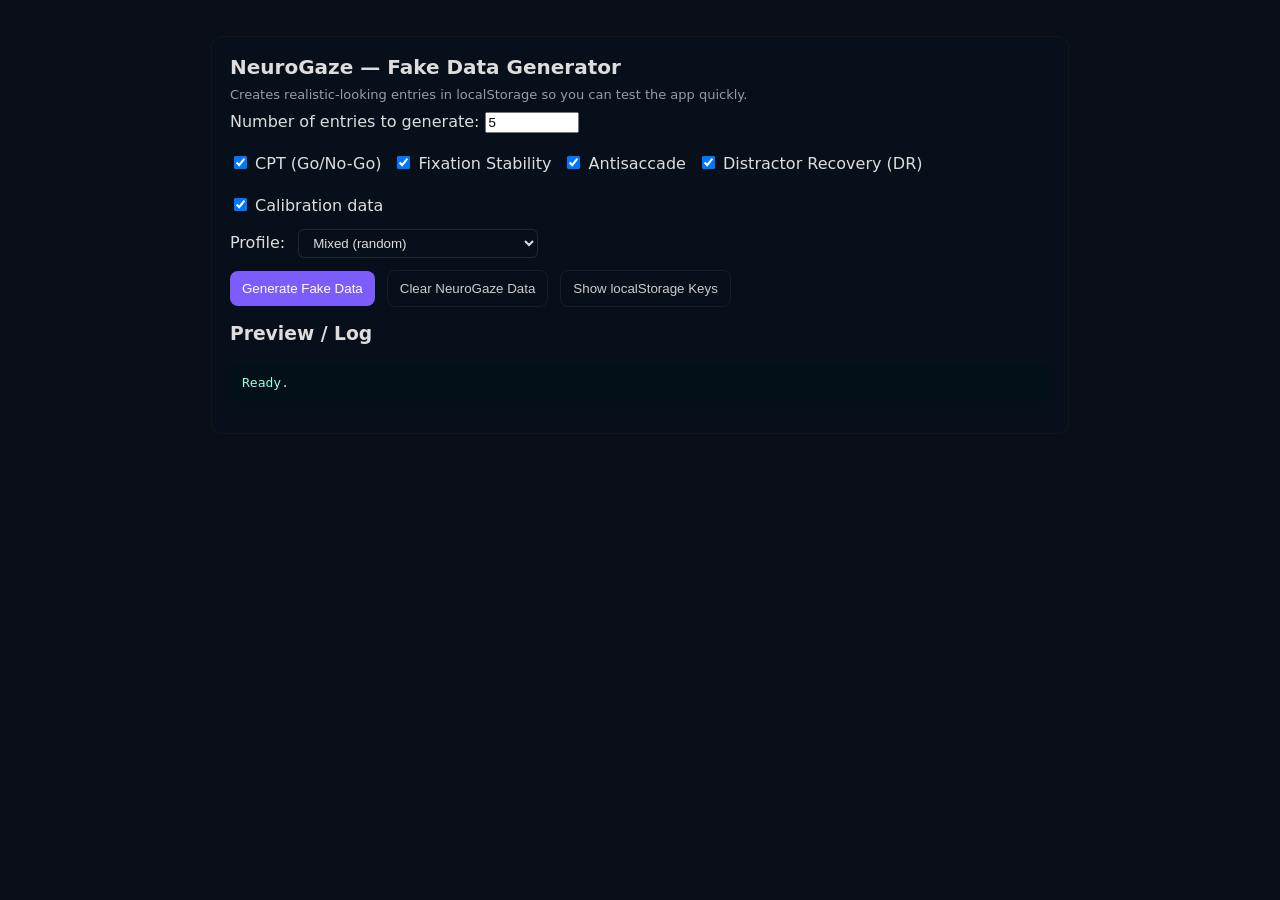
<file: fake-data.html>
<!doctype html>
<html lang="en">
<head>
  <meta charset="utf-8" />
  <meta name="viewport" content="width=device-width,initial-scale=1" />
  <title>NeuroGaze — Fake Data Generator</title>
  <style>
    body{font-family:system-ui,-apple-system,Segoe UI,Roboto,Arial;background:#0a0f17;color:#ddd;padding:28px}
    .card{background:#07101a;border:1px solid rgba(255,255,255,0.03);padding:18px;border-radius:12px;max-width:820px;margin:0 auto}
    h1{margin:0 0 8px;font-size:20px}
    label{display:block;margin-top:10px}
    input[type=number]{width:86px}
    button{margin-top:12px;padding:10px 12px;border-radius:8px;border:0;background:#7c5cfc;color:white;cursor:pointer}
    button.ghost{background:transparent;border:1px solid rgba(255,255,255,0.06);color:#ccc}
    .row{display:flex;gap:12px;align-items:center;flex-wrap:wrap}
    pre{background:#041018;padding:12px;border-radius:8px;overflow:auto;color:#9fd}
    .small{font-size:13px;color:#99a}
  </style>
</head>
<body>
  <div class="card">
    <h1>NeuroGaze — Fake Data Generator</h1>
    <div class="small">Creates realistic-looking entries in localStorage so you can test the app quickly.</div>

    <label>Number of entries to generate:
      <input id="count" type="number" value="5" min="1" max="200">
    </label>

    <label class="row">
      <label><input id="genCpt" type="checkbox" checked> CPT (Go/No-Go)</label>
      <label><input id="genFix" type="checkbox" checked> Fixation Stability</label>
      <label><input id="genAnti" type="checkbox" checked> Antisaccade</label>
      <label><input id="genDr" type="checkbox" checked> Distractor Recovery (DR)</label>
      <label><input id="genCal" type="checkbox" checked> Calibration data</label>
    </label>

    <label style="margin-top:14px">Profile:
      <select id="profile" style="margin-left:8px;padding:5px 10px;background:#07101a;color:#ddd;border:1px solid rgba(255,255,255,0.1);border-radius:6px">
        <option value="mixed">Mixed (random)</option>
        <option value="td">Non-ADHD (typical development)</option>
        <option value="adhd">ADHD (elevated biomarkers)</option>
      </select>
    </label>

    <div class="row">
      <button id="genBtn">Generate Fake Data</button>
      <button id="clearBtn" class="ghost">Clear NeuroGaze Data</button>
      <button id="showBtn" class="ghost">Show localStorage Keys</button>
    </div>

    <h3 style="margin-top:16px">Preview / Log</h3>
    <pre id="log">Ready.</pre>
  </div>

  <script>
  // Utility randoms
  function rand(min, max) { return Math.random() * (max - min) + min; }
  function randint(min, max) { return Math.floor(rand(min, max + 1)); }
  function nowOffset(days) { return Date.now() - (days || 0) * 24 * 60 * 60 * 1000; }

  // Profile helpers — return a range [min,max] scaled by profile
  function rng(tdMin, tdMax, adhdMin, adhdMax, profile) {
    if (profile === 'td')   return rand(tdMin, tdMax);
    if (profile === 'adhd') return rand(adhdMin, adhdMax);
    return Math.random() < 0.5 ? rand(tdMin, tdMax) : rand(adhdMin, adhdMax);
  }

  // Fake CPT entry generator (matches js/cpt-test.js saved shape)
  function makeCptEntry(ts, profile) {
    var commissionRate = parseFloat(rng(0, 14, 26, 60, profile).toFixed(1));
    var omissionRate   = parseFloat(rng(0, 14, 26, 55, profile).toFixed(1));
    var meanRt  = parseFloat(rand(280, 560).toFixed(0));
    var rtv     = parseFloat(rng(20, 80, 120, 280, profile).toFixed(1));
    var gazeWander = parseFloat(rng(0, 20, 30, 70, profile).toFixed(1));
    var s0 = { trials: randint(20,120), omiRate: parseFloat(rand(0,20).toFixed(1)), avgRt: Math.round(rand(300,520)), gazeWander: parseFloat(rand(0,40).toFixed(1)) };
    var s1 = { trials: randint(20,120), omiRate: parseFloat((s0.omiRate + rand(-6,12)).toFixed(1)), avgRt: Math.round(s0.avgRt + rand(-30,60)), gazeWander: parseFloat((s0.gazeWander + rand(-10,20)).toFixed(1)) };
    var decayDelta = Math.max(0, s1.omiRate - s0.omiRate);
    var prob = Math.min(1, (commissionRate/100)*0.25 + (rtv/400)*0.3 + (omissionRate/100)*0.2 + (gazeWander/100)*0.15 + (decayDelta/100)*0.1);
    return { name: 'CPT (Go/No-Go)', time: ts, commissionRate, omissionRate, rtv, gazeWander, decayDelta, prob, meanRt, s0, s1 };
  }

  // Minimal fake entries for other tests (structure approximations)
  function makeFixationEntry(ts, profile) {
    var bcea    = parseFloat(rng(0.3, 1.4, 3.1, 8.0, profile).toFixed(2));
    var swj     = profile === 'adhd' ? randint(5, 15) : profile === 'td' ? randint(0, 3) : randint(0, 12);
    var qePct   = parseFloat(rng(0.62, 0.97, 0.22, 0.55, profile).toFixed(3));
    var driftPct = parseFloat(rng(0, 0.2, 0.3, 0.7, profile).toFixed(3));
    var temporalBuckets = [parseFloat(rand(0,1).toFixed(3)), parseFloat(rand(0,1).toFixed(3)), parseFloat(rand(0,1).toFixed(3))];
    var prob = Math.min(1, (bcea / 10) * 0.4 + Math.max(0, driftPct) * 0.2 + (swj / 20) * 0.25 + (1 - qePct) * 0.15);
    var sampleCount = randint(20, 200);
    var xs = [], ys = [];
    for (var i = 0; i < Math.min(sampleCount, 120); i++) { xs.push(parseFloat(rand(-10,10).toFixed(2))); ys.push(parseFloat(rand(-10,10).toFixed(2))); }
    return { name: 'Fixation Stability Test', time: ts, bcea, prob, swj, qePct, driftPct, temporalBuckets, xs, ys };
  }

  function makeAntisaccadeEntry(ts, profile) {
    var total  = randint(20, 80);
    var maxErr = profile === 'td' ? Math.floor(total * 0.18) : profile === 'adhd' ? Math.floor(total * 0.55) : Math.floor(total * 0.4);
    var errors = randint(0, maxErr);
    var latencies = [];
    for (var i = 0; i < total; i++) latencies.push(Math.random() < 0.05 ? null : Math.round(rand(160, 520)));
    var validLat = latencies.filter(function(v){ return v !== null; });
    var meanLat = validLat.length ? validLat.reduce(function(a,b){return a+b;},0)/validLat.length : null;
    var sdLat   = validLat.length > 1 ? (function(arr){ var m = arr.reduce((s,v)=>s+v,0)/arr.length; return Math.sqrt(arr.reduce((s,v)=>s+(v-m)*(v-m),0)/(arr.length-1)); })(validLat) : null;
    var cv      = (meanLat && sdLat) ? (sdLat/meanLat)*100 : null;
    var meanCor = Math.round(rand(80, 400));
    var prob    = Math.min(1, (errors/total)*0.55 + (cv ? cv/200 : 0.2)*0.30 + (meanCor/600)*0.15);
    return {
      name: 'Antisaccade Test', time: ts,
      errorRate: parseFloat(((errors/total)*100).toFixed(1)),
      meanLat: meanLat !== null ? Math.round(meanLat) : null,
      cv: cv !== null ? parseFloat(cv.toFixed(2)) : null,
      meanCor, prob,
      latencies: validLat.slice(0,120).map(function(v){ return Math.round(v); }),
      totalTrials: total, errorCount: errors
    };
  }

  // DR — matches exact shape saved by distractor-recovery-test.js
  // adhdProb is 0-100 integer; avgGrl in ms; capturePct & offTaskPct in %
  function makeDrEntry(ts, profile) {
    var avgGrl     = parseFloat(rng(180, 390, 720, 1100, profile).toFixed(0));
    var capturePct = parseFloat(rng(0, 25, 45, 90, profile).toFixed(1));
    var offTaskPct = parseFloat(rng(0, 15, 30, 70, profile).toFixed(1));
    // reproduce app scoring logic
    var GRL_TD = 400, GRL_ADHD = 700, CAP_TD = 20, CAP_ADHD = 50, OT_TD = 10, OT_ADHD = 40;
    var grlScore = avgGrl <= GRL_TD ? 0 : avgGrl >= GRL_ADHD ? 100 : (avgGrl - GRL_TD)/(GRL_ADHD - GRL_TD)*100;
    var capScore = capturePct <= CAP_TD ? 0 : capturePct >= CAP_ADHD ? 100 : (capturePct - CAP_TD)/(CAP_ADHD - CAP_TD)*100;
    var otScore  = offTaskPct <= OT_TD  ? 0 : offTaskPct >= OT_ADHD  ? 100 : (offTaskPct - OT_TD)/(OT_ADHD - OT_TD)*100;
    var adhdProb = Math.round(grlScore*0.50 + capScore*0.25 + otScore*0.25);
    return {
      test: 'distractor-recovery',
      date: new Date(ts).toISOString(),
      adhdProb, avgGrl, capturePct, offTaskPct
    };
  }

  // Calibration keys used by dashboard/analyze pages
  function makeCalData(ts) {
    return {
      done: true,
      accuracy: parseFloat(rand(80,98).toFixed(1)),
      time: ts
    };
  }

  function appendHistory(arr) {
    try {
      var raw = localStorage.getItem('neurogaze_test_history');
      var h = raw ? JSON.parse(raw) : [];
      h = h.concat(arr);
      localStorage.setItem('neurogaze_test_history', JSON.stringify(h));
      return true;
    } catch (e) { console.error(e); return false; }
  }

  function appendDr(arr) {
    try {
      var raw = localStorage.getItem('neurogaze_dr_results');
      var h = raw ? JSON.parse(raw) : [];
      h = h.concat(arr);
      localStorage.setItem('neurogaze_dr_results', JSON.stringify(h));
      return true;
    } catch (e) { console.error(e); return false; }
  }

  document.getElementById('genBtn').addEventListener('click', function () {
    var count = Math.max(1, parseInt(document.getElementById('count').value,10) || 1);
    var doCpt  = document.getElementById('genCpt').checked;
    var doFix  = document.getElementById('genFix').checked;
    var doAnti = document.getElementById('genAnti').checked;
    var doDr   = document.getElementById('genDr').checked;
    var doCal  = document.getElementById('genCal').checked;
    var profile = document.getElementById('profile').value;

    var cpt = [], fix = [], anti = [], dr = [], cal = null;
    for (var i = 0; i < count; i++) {
      var ts = nowOffset(rand(0, 7));
      if (doCpt)  cpt.push(makeCptEntry(ts - i*60000, profile));
      if (doFix)  fix.push(makeFixationEntry(ts - i*45000, profile));
      if (doAnti) anti.push(makeAntisaccadeEntry(ts - i*50000, profile));
      if (doDr)   dr.push(makeDrEntry(ts - i*30000, profile));
      if (doCal && !cal) cal = makeCalData(Date.now());
    }

    var out = [];
    if (cpt.length) { appendHistory(cpt); out.push('CPT: ' + cpt.length); }
    if (fix.length) { appendHistory(fix); out.push('Fixation: ' + fix.length); }
    if (anti.length) { appendHistory(anti); out.push('Antisaccade: ' + anti.length); }
    if (dr.length) { appendDr(dr); out.push('DR: ' + dr.length); }
    if (cal) {
      localStorage.setItem('neurogaze_cal_done', 'true');
      localStorage.setItem('neurogaze_cal_accuracy', JSON.stringify(cal.accuracy));
      localStorage.setItem('neurogaze_cal_time', JSON.stringify(cal.time));
      out.push('Calibration: done');
    }

    document.getElementById('log').textContent = 'Wrote: ' + out.join(', ') + '\n\nUse the app pages to verify.';
  });

  document.getElementById('clearBtn').addEventListener('click', function () {
    var keys = ['neurogaze_test_history','neurogaze_dr_results','neurogaze_cal_done','neurogaze_cal_accuracy','neurogaze_cal_time'];
    keys.forEach(function(k){ localStorage.removeItem(k); });
    document.getElementById('log').textContent = 'Cleared keys: ' + keys.join(', ');
  });

  document.getElementById('showBtn').addEventListener('click', function () {
    var out = [];
    for (var i=0;i<localStorage.length;i++) {
      var k = localStorage.key(i);
      if (k.indexOf('neurogaze') === 0) out.push(k + ': ' + (localStorage.getItem(k) || '').slice(0,200));
    }
    document.getElementById('log').textContent = out.length ? out.join('\n\n') : 'No neurogaze keys found in localStorage';
  });
  </script>
</body>
</html>
</file>
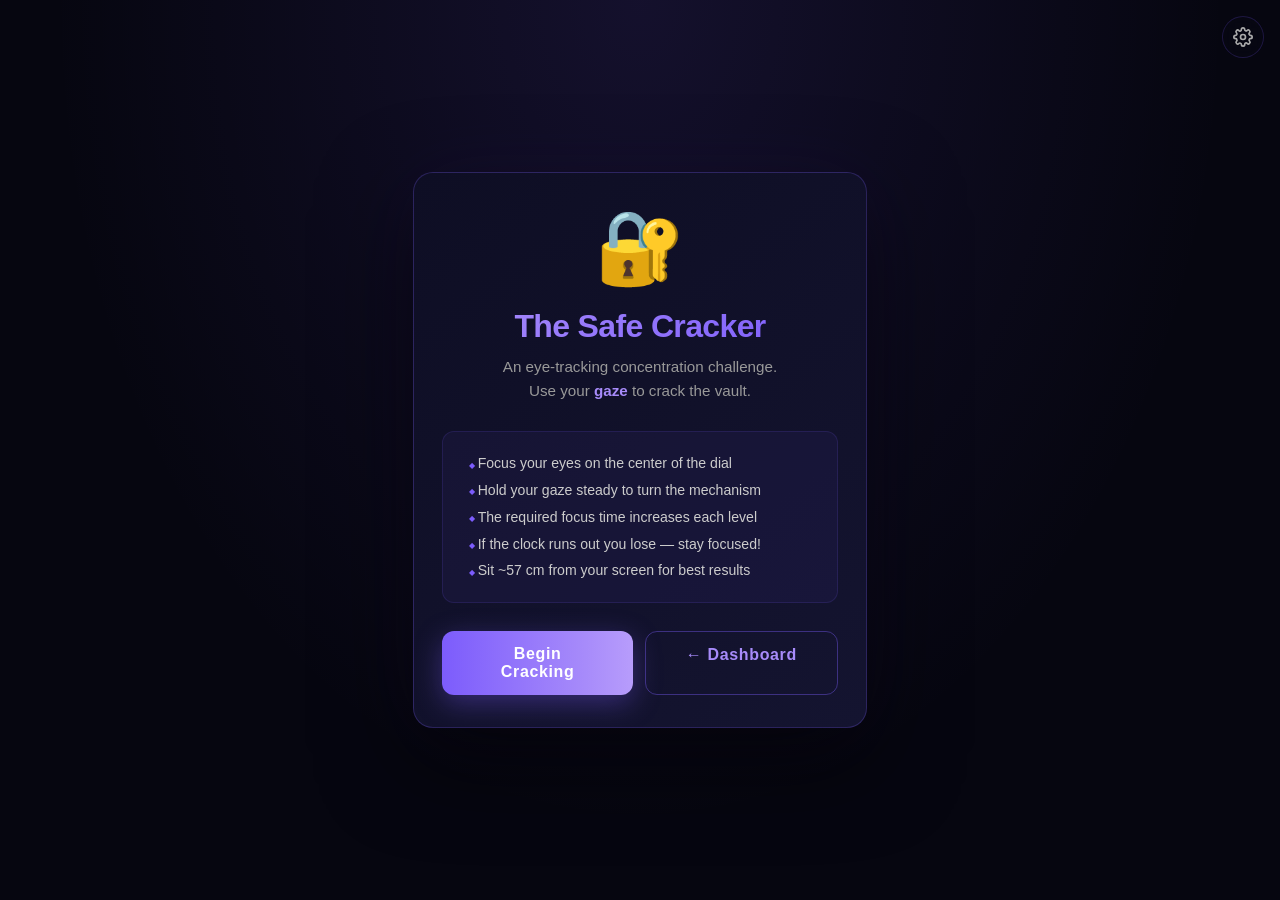
<file: fixation-stability-game.html>
<!DOCTYPE html>
<html lang="en">
<head>
  <meta charset="UTF-8" />
  <meta name="viewport" content="width=device-width, initial-scale=1.0" />
  <title>The Safe Cracker — NeuroGaze</title>
  <script src="js/webgazer.js"></script>
  <link rel="stylesheet" href="css/fixation-stability-game.css">
</head>
<body>

<!-- ── Optional gaze dot ──────────────────────────────────── -->
<div id="gaze-dot"></div>

<!-- INTRO -->
<div id="screen-intro" class="screen active">
  <div class="intro-card">
    <div class="intro-icon">🔐</div>
    <div class="intro-title">The Safe Cracker</div>
    <div class="intro-subtitle">An eye-tracking concentration challenge.<br>Use your <strong style="color:#a78bfa">gaze</strong> to crack the vault.</div>
    <ul class="intro-rules">
      <li>Focus your eyes on the center of the dial</li>
      <li>Hold your gaze steady to turn the mechanism</li>
      <li>The required focus time increases each level</li>
      <li>If the clock runs out you lose — stay focused!</li>
      <li>Sit ~57 cm from your screen for best results</li>
    </ul>
    <div class="btn-row" style="margin-top:1rem;">
      <button class="btn" id="btn-start">Begin Cracking</button>
      <a href="dashboard.html" class="btn btn-ghost">&#8592; Dashboard</a>
    </div>
  </div>
</div>

<!-- CALIBRATING -->
<div id="screen-calibrating" class="screen">
  <div class="cal-spinner"></div>
  <div class="cal-msg" id="cal-msg">Initialising eye tracker…</div>
</div>

<!-- GAME -->
<div id="screen-game" class="screen">
  <!-- HUD -->
  <div class="hud">
    <div class="hud-item">
      <span class="hud-label">Level</span>
      <span class="hud-value accent" id="hud-level">1</span>
    </div>
    <div class="hud-item">
      <span class="hud-label">Time Left</span>
      <span class="hud-value" id="hud-time">12s</span>
    </div>
    <div class="hud-item">
      <span class="hud-label">Focus Needed</span>
      <span class="hud-value" id="hud-needed">2.0s</span>
    </div>
    <div class="hud-item">
      <span class="hud-label">Best Level</span>
      <span class="hud-value accent" id="hud-best">1</span>
    </div>
  </div>

  <!-- Vault assembly — sized & positioned by JS -->
  <div id="game-crosshair" aria-hidden="true"><span class="ch-dot"></span></div>

  <div class="vault-wrapper" id="vault-wrapper">
    <!-- Countdown ring (outermost) -->
    <svg id="svg-countdown"></svg>
    <!-- Gaze zone ring -->
    <svg id="svg-gazezone"></svg>
    <!-- Progress arc -->
    <svg id="svg-progress"></svg>
    <!-- Dial face (ticks, numbers) -->
    <svg id="svg-dial-face"></svg>

    <div class="dial-container" id="dial-container">
      <!-- Spinning combo ring (SVG canvas inside) -->
      <canvas id="canvas-combo"></canvas>
      <div class="dial-knob" id="dial-knob"></div>
    </div>
  </div>

  <div class="gaze-hint" id="gaze-hint">Look at the center of the dial</div>
</div>

<!-- LEVEL-UP -->
<div id="screen-levelup" class="screen">
  <div class="levelup-card" id="levelup-card">
    <div class="levelup-icon">🔓</div>
    <div class="levelup-title">Vault Cracked!</div>
    <div class="levelup-sub" id="levelup-sub">Level complete — the mechanism turns…</div>
    <div class="levelup-stats">
      <div class="stat-pill"><strong id="lu-level">—</strong>Level</div>
      <div class="stat-pill"><strong id="lu-needed">—</strong>Focus time</div>
      <div class="stat-pill"><strong id="lu-nextneeded">—</strong>Next level</div>
    </div>
    <button class="btn" id="btn-nextlevel">Next Level →</button>
  </div>
</div>

<!-- GAME-OVER -->
<div id="screen-gameover" class="screen">
  <div class="gameover-card" id="gameover-card">
    <div class="gameover-icon">🔒</div>
    <div class="gameover-title">Vault Locked!</div>
    <div class="gameover-sub" id="go-sub">Time ran out — the security system triggered.</div>
    <div class="gameover-score">
      <div class="score-pill"><strong id="go-reached">—</strong>Levels cracked</div>
      <div class="score-pill"><strong id="go-best">—</strong>Best level</div>
    </div>
    <div class="btn-row">
      <button class="btn" id="btn-retry">Try Again</button>
      <button class="btn btn-ghost" id="btn-menu">Menu</button>
    </div>
  </div>
</div>

<script src="js/settings-panel.js"></script>
<script src="js/fixation-stability-game.js"></script>
</body>
</html>
</file>
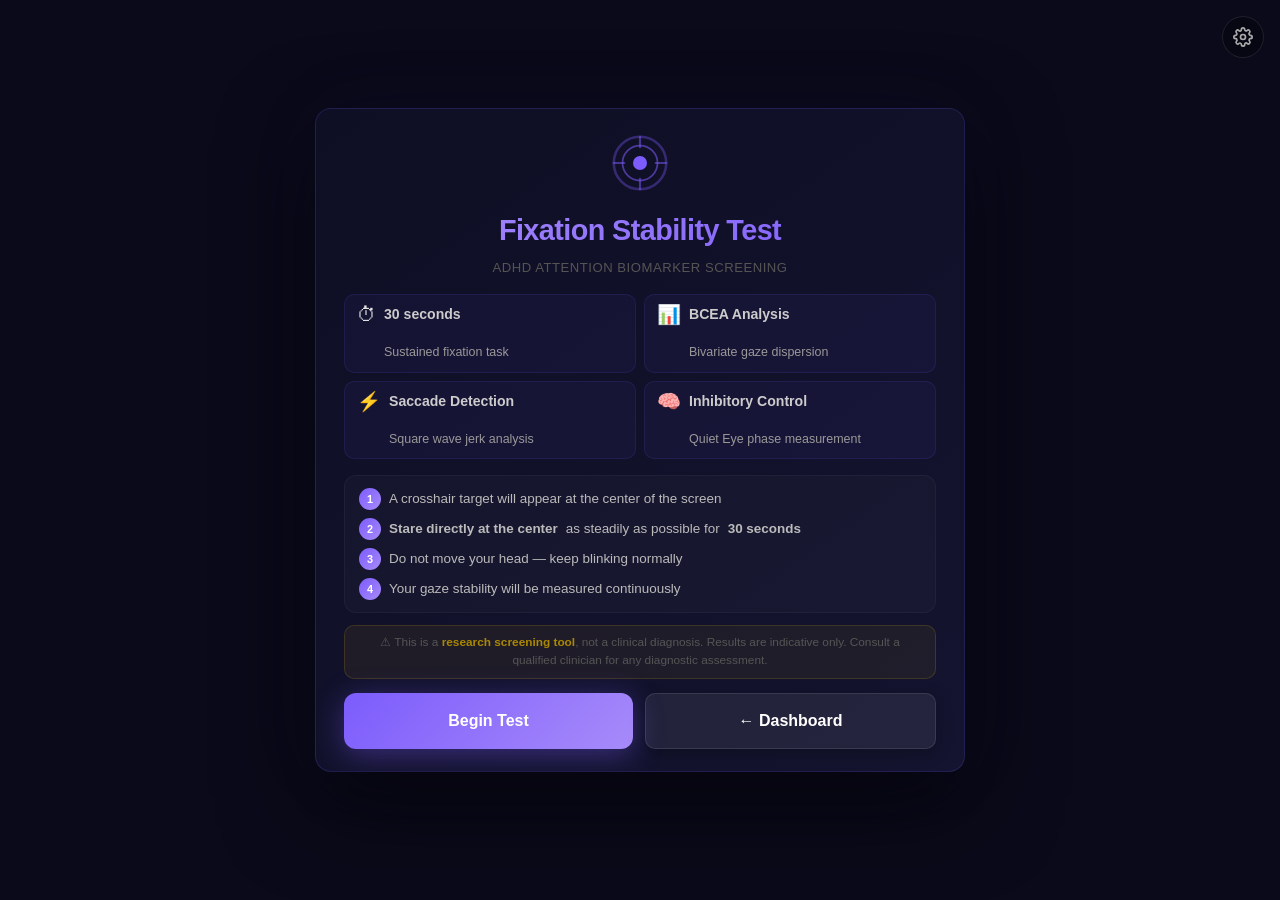
<file: fixation-stability-test.html>
<!DOCTYPE html>
<html lang="en">
<head>
  <meta charset="UTF-8" />
  <meta name="viewport" content="width=device-width, initial-scale=1.0" />
  <title>Fixation Stability Test — ADHD Screening</title>
  <script src="js/webgazer.js"></script>
  <link rel="stylesheet" href="css/calibration.css">
  <link rel="stylesheet" href="css/fixation-stability-test.css">
</head>
<body>

  <!-- ============================================================
       Screen: Intro
       ============================================================ -->
  <div id="adhd-intro-screen" class="screen active" role="main">
    <div class="adhd-intro-card">
      <div class="adhd-logo">
        <svg viewBox="0 0 64 64" width="56" height="56" fill="none">
          <circle cx="32" cy="32" r="30" stroke="#7c5cfc" stroke-width="3" opacity="0.35"/>
          <circle cx="32" cy="32" r="20" stroke="#7c5cfc" stroke-width="2" opacity="0.55"/>
          <circle cx="32" cy="32" r="8"  fill="#7c5cfc"/>
          <line x1="32" y1="2"  x2="32" y2="14" stroke="#7c5cfc" stroke-width="2.5" stroke-linecap="round" opacity="0.5"/>
          <line x1="32" y1="50" x2="32" y2="62" stroke="#7c5cfc" stroke-width="2.5" stroke-linecap="round" opacity="0.5"/>
          <line x1="2"  y1="32" x2="14" y2="32" stroke="#7c5cfc" stroke-width="2.5" stroke-linecap="round" opacity="0.5"/>
          <line x1="50" y1="32" x2="62" y2="32" stroke="#7c5cfc" stroke-width="2.5" stroke-linecap="round" opacity="0.5"/>
        </svg>
      </div>
      <h1>Fixation Stability Test</h1>
      <p class="adhd-subtitle">ADHD Attention Biomarker Screening</p>

      <div class="adhd-info-grid">
        <div class="adhd-info-item">
          <div class="adhd-info-icon">⏱</div>
          <div class="adhd-info-text"><strong>30 seconds</strong><br>Sustained fixation task</div>
        </div>
        <div class="adhd-info-item">
          <div class="adhd-info-icon">📊</div>
          <div class="adhd-info-text"><strong>BCEA Analysis</strong><br>Bivariate gaze dispersion</div>
        </div>
        <div class="adhd-info-item">
          <div class="adhd-info-icon">⚡</div>
          <div class="adhd-info-text"><strong>Saccade Detection</strong><br>Square wave jerk analysis</div>
        </div>
        <div class="adhd-info-item">
          <div class="adhd-info-icon">🧠</div>
          <div class="adhd-info-text"><strong>Inhibitory Control</strong><br>Quiet Eye phase measurement</div>
        </div>
      </div>

      <div class="adhd-instructions">
        <p><span class="step-num">1</span> A crosshair target will appear at the center of the screen</p>
        <p><span class="step-num">2</span> <strong>Stare directly at the center</strong> as steadily as possible for <strong>30 seconds</strong></p>
        <p><span class="step-num">3</span> Do not move your head — keep blinking normally</p>
        <p><span class="step-num">4</span> Your gaze stability will be measured continuously</p>
      </div>

      <div class="adhd-disclaimer">
        ⚠ This is a <strong>research screening tool</strong>, not a clinical diagnosis. Results are indicative only. Consult a qualified clinician for any diagnostic assessment.
      </div>

      <div class="adhd-intro-btns">
        <button id="adhd-start-btn" class="btn btn-adhd">Begin Test</button>
        <a href="dashboard.html" class="btn btn-sm" style="text-decoration:none">← Dashboard</a>
      </div>
    </div>
  </div>

  <!-- ============================================================
       Screen: Fixation Task
       ============================================================ -->
  <div id="adhd-task-screen" class="screen" role="main" aria-label="Fixation stability task">

    <!-- Countdown ring (shown before task) -->
    <div id="adhd-countdown" class="adhd-countdown" aria-live="polite">
      <div class="countdown-ring">
        <svg viewBox="0 0 100 100" width="160" height="160">
          <circle cx="50" cy="50" r="44" fill="none" stroke="rgba(124,92,252,0.15)" stroke-width="6"/>
          <circle id="countdown-arc" cx="50" cy="50" r="44" fill="none"
                  stroke="#7c5cfc" stroke-width="6" stroke-linecap="round"
                  stroke-dasharray="276.46" stroke-dashoffset="0"
                  transform="rotate(-90 50 50)"/>
        </svg>
        <div id="countdown-num" class="countdown-num">3</div>
      </div>
      <p class="countdown-label">Get ready…</p>
    </div>

    <!-- Central fixation target -->
    <div id="adhd-target" class="adhd-target" aria-hidden="true">
      <div class="target-outer-ring"></div>
      <div class="target-mid-ring"></div>
      <div class="target-center"></div>
      <div class="target-crosshair-h"></div>
      <div class="target-crosshair-v"></div>
    </div>

    <!-- Live HUD -->
    <div id="adhd-live-hud" class="adhd-live-hud" aria-live="polite">
      <div class="hud-timer-wrap">
        <svg viewBox="0 0 36 36" width="52" height="52" class="hud-timer-svg">
          <circle cx="18" cy="18" r="15.9" fill="none" stroke="rgba(255,255,255,0.08)" stroke-width="3"/>
          <circle id="hud-timer-arc" cx="18" cy="18" r="15.9" fill="none"
                  stroke="#7c5cfc" stroke-width="3" stroke-linecap="round"
                  stroke-dasharray="100" stroke-dashoffset="0"
                  transform="rotate(-90 18 18)"/>
        </svg>
        <span id="adhd-timer-text" class="hud-timer-text">30</span>
      </div>
      <div class="hud-metrics">
        <div class="hud-metric">
          <div class="hud-metric-lbl">BCEA</div>
          <div id="hud-bcea" class="hud-metric-val">—</div>
        </div>
        <div class="hud-metric">
          <div class="hud-metric-lbl">Samples</div>
          <div id="hud-samples" class="hud-metric-val">0</div>
        </div>
        <div class="hud-metric">
          <div class="hud-metric-lbl">SWJs</div>
          <div id="hud-swj" class="hud-metric-val">0</div>
        </div>
        <div class="hud-metric">
          <div class="hud-metric-lbl">Stability</div>
          <div id="hud-stability" class="hud-metric-val stability-good">—</div>
        </div>
        <div class="hud-metric">
          <div class="hud-metric-lbl">Blinks</div>
          <div id="hud-blinks" class="hud-metric-val">0</div>
        </div>
      </div>
    </div>

    <!-- Gaze scatter canvas (visualizes raw gaze during task) -->
    <canvas id="adhd-scatter-canvas" aria-hidden="true"></canvas>

    <!-- Instability alert (flashes when saccade detected) -->
    <div id="adhd-swj-alert" class="adhd-swj-alert" aria-live="assertive"></div>

  </div>

  <!-- ============================================================
       Screen: Results
       ============================================================ -->
  <div id="adhd-results-screen" class="screen" role="main" aria-label="Test results">

    <div class="adhd-results-wrap">
      <!-- Header -->
      <div class="results-header">
        <h2>Fixation Stability Report</h2>
        <p class="results-subtitle">Based on 30-second sustained fixation task</p>
      </div>

      <!-- Probability gauge -->
      <div class="results-gauge-section">
        <div class="gauge-wrap">
          <svg id="results-gauge-svg" viewBox="0 0 200 110" width="260" height="143">
            <!-- Background arc (semicircle) -->
            <path d="M 10 100 A 90 90 0 0 1 190 100" fill="none"
                  stroke="rgba(255,255,255,0.06)" stroke-width="18" stroke-linecap="round"/>
            <!-- Zone arcs -->
            <path id="gauge-arc-td"   d="M 10 100 A 90 90 0 0 1 190 100" fill="none"
                  stroke="transparent" stroke-width="18"/>
            <!-- Colored progress arc -->
            <path id="results-gauge-arc" d="M 10 100 A 90 90 0 0 1 190 100" fill="none"
                  stroke="#4cd964" stroke-width="18" stroke-linecap="round"
                  stroke-dasharray="283" stroke-dashoffset="283"/>
            <!-- Needle -->
            <g id="gauge-needle" transform="rotate(-90 100 100)">
              <line x1="100" y1="100" x2="100" y2="22" stroke="#fff" stroke-width="2.5"
                    stroke-linecap="round" opacity="0.9"/>
              <circle cx="100" cy="100" r="5" fill="#fff" opacity="0.9"/>
            </g>
          </svg>
          <div id="gauge-pct-text" class="gauge-pct-text">0%</div>
          <div id="gauge-label" class="gauge-label">Calculating…</div>
        </div>
      </div>

      <!-- Biomarker cards grid -->
      <div class="results-cards-grid">

        <div class="result-card" id="card-bcea">
          <div class="rc-header">
            <span class="rc-icon">🎯</span>
            <span class="rc-title">Gaze Dispersion (BCEA)</span>
            <span id="rc-bcea-badge" class="rc-badge">—</span>
          </div>
          <div id="rc-bcea-val" class="rc-val">—</div>
          <div id="rc-bcea-bar-wrap" class="rc-bar-wrap">
            <div id="rc-bcea-bar" class="rc-bar" style="width:0%"></div>
          </div>
          <div class="rc-thresholds">
            <span class="thresh-td">TD &lt; 3.5°²</span>
            <span class="thresh-adhd">ADHD &gt; 5.0°²</span>
          </div>
          <p id="rc-bcea-desc" class="rc-desc">—</p>
        </div>

        <div class="result-card" id="card-variance-drift">
          <div class="rc-header">
            <span class="rc-icon">📈</span>
            <span class="rc-title">Variance Drift (10s→30s)</span>
            <span id="rc-drift-badge" class="rc-badge">—</span>
          </div>
          <div id="rc-drift-val" class="rc-val">—</div>
          <div id="rc-drift-bar-wrap" class="rc-bar-wrap">
            <div id="rc-drift-bar" class="rc-bar" style="width:0%"></div>
          </div>
          <div class="rc-thresholds">
            <span class="thresh-td">Stable &lt; 25%</span>
            <span class="thresh-adhd">ADHD &gt; 25%</span>
          </div>
          <p id="rc-drift-desc" class="rc-desc">—</p>
        </div>

        <div class="result-card" id="card-swj">
          <div class="rc-header">
            <span class="rc-icon">⚡</span>
            <span class="rc-title">Square Wave Jerks</span>
            <span id="rc-swj-badge" class="rc-badge">—</span>
          </div>
          <div id="rc-swj-val" class="rc-val">—</div>
          <div id="rc-swj-bar-wrap" class="rc-bar-wrap">
            <div id="rc-swj-bar" class="rc-bar" style="width:0%"></div>
          </div>
          <div class="rc-thresholds">
            <span class="thresh-td">TD &lt; 3/30s</span>
            <span class="thresh-adhd">ADHD &gt; 8/30s</span>
          </div>
          <p id="rc-swj-desc" class="rc-desc">—</p>
        </div>

        <div class="result-card" id="card-qe">
          <div class="rc-header">
            <span class="rc-icon">🧘</span>
            <span class="rc-title">Quiet Eye Duration</span>
            <span id="rc-qe-badge" class="rc-badge">—</span>
          </div>
          <div id="rc-qe-val" class="rc-val">—</div>
          <div id="rc-qe-bar-wrap" class="rc-bar-wrap">
            <div id="rc-qe-bar" class="rc-bar" style="width:0%"></div>
          </div>
          <div class="rc-thresholds">
            <span class="thresh-td">TD &gt; 60%</span>
            <span class="thresh-adhd">ADHD &lt; 35%</span>
          </div>
          <p id="rc-qe-desc" class="rc-desc">—</p>
        </div>

      </div>

      <!-- Scatter plot of gaze during test -->
      <div class="results-scatter-section">
        <h3>Gaze Scatter Plot</h3>
        <p class="scatter-subtitle">Each dot = one gaze sample during fixation. Tight clustering = high stability.</p>
        <div class="scatter-container">
          <canvas id="results-scatter-canvas" width="320" height="240"></canvas>
          <div class="scatter-legend">
            <span class="legend-dot td"></span> TD zone (1.5°²)
            <span class="legend-dot adhd" style="margin-left:14px"></span> ADHD zone (3.0°²)
          </div>
        </div>
      </div>

      <!-- Temporal variance chart -->
      <div class="results-temporal-section">
        <h3>Attention Stability Over Time</h3>
        <p class="scatter-subtitle">Rolling gaze dispersion across the 30-second window. Flat = stable attention.</p>
        <canvas id="results-temporal-canvas" width="600" height="120"></canvas>
      </div>

      <!-- Summary interpretation -->
      <div id="results-summary" class="results-summary">
        <div id="results-summary-icon" class="summary-icon">🧠</div>
        <div class="summary-text">
          <h3 id="results-summary-title">Analyzing…</h3>
          <p id="results-summary-body">Please wait while the biomarkers are computed.</p>
        </div>
      </div>

      <!-- Actions -->
      <div class="results-actions">
        <button id="adhd-retest-btn" class="btn btn-adhd">↺ Retest</button>
        <a href="dashboard.html" class="btn btn-sm" style="text-decoration:none">← Dashboard</a>
      </div>

    </div><!-- /adhd-results-wrap -->
  </div>

  <!-- Loading overlay (reused) -->
  <div id="adhd-loading-overlay" class="overlay" role="status" aria-live="polite">
    <div class="loading-card">
      <div class="spinner"></div>
      <h3>Initializing Eye Tracking…</h3>
      <p>Please allow camera access when prompted.<br>This may take a few seconds.</p>
    </div>
  </div>

  <!-- Error overlay -->
  <div id="adhd-error-overlay" class="overlay" role="alertdialog" aria-modal="true">
    <div class="overlay-card">
      <div class="icon" aria-hidden="true">⚠️</div>
      <h3 id="adhd-error-title">Something went wrong</h3>
      <p  id="adhd-error-message">An unexpected error occurred.</p>
      <button id="adhd-error-btn" class="btn btn-primary">Try Again</button>
      <button id="force-recalibrate-btn" class="btn btn-danger-sm">Full Recalibration</button>
    </div>
  </div>

  <!-- Recalibration overlay (mirrors calibration.html) ─────────── -->
  <div id="recalibrate-overlay" role="alertdialog" aria-modal="true">
    <div class="recalibrate-card">
      <div class="icon" aria-hidden="true">&#128065;</div>
      <h3 id="recalibrate-title">Accuracy Check Required</h3>
      <p id="recalibrate-message">Your face position has shifted significantly. Please look at the center dot to recheck accuracy.</p>
      <div id="recalibrate-accuracy" class="accuracy-value" style="display:none"></div>
      <div class="recheck-btn-row">
        <button id="recheck-btn" class="btn btn-primary">Look at Center &amp; Recheck</button>
        <button id="modal-fullrecal-btn" class="btn btn-danger-sm">Full Recalibration</button>
      </div>
    </div>
  </div>

  <!-- Debug elements used by gear-panel settings ─────────────── -->
  <div id="gaze-dot" aria-hidden="true"></div>
  <div id="face-boundary-box"></div>
  <div id="position-warning">
    <span id="position-warning-text">Move back to calibration position</span>
  </div>
  <div id="face-info-badge">
    <div class="fi-label">Face Position</div>
    <div class="fi-row">
      <span>Offset: <span id="fi-offset" class="fi-val ok">0px</span></span>
      <span>Depth:  <span id="fi-depth"  class="fi-val ok">100%</span></span>
      <span>Status: <span id="fi-status" class="fi-val ok">OK</span></span>
    </div>
  </div>

  <script src="js/state.js"></script>
  <script src="js/face-tracking.js"></script>
  <script src="js/settings-panel.js"></script>
  <script src="js/fixation-stability-test.js"></script>
</body>
</html>
</file>
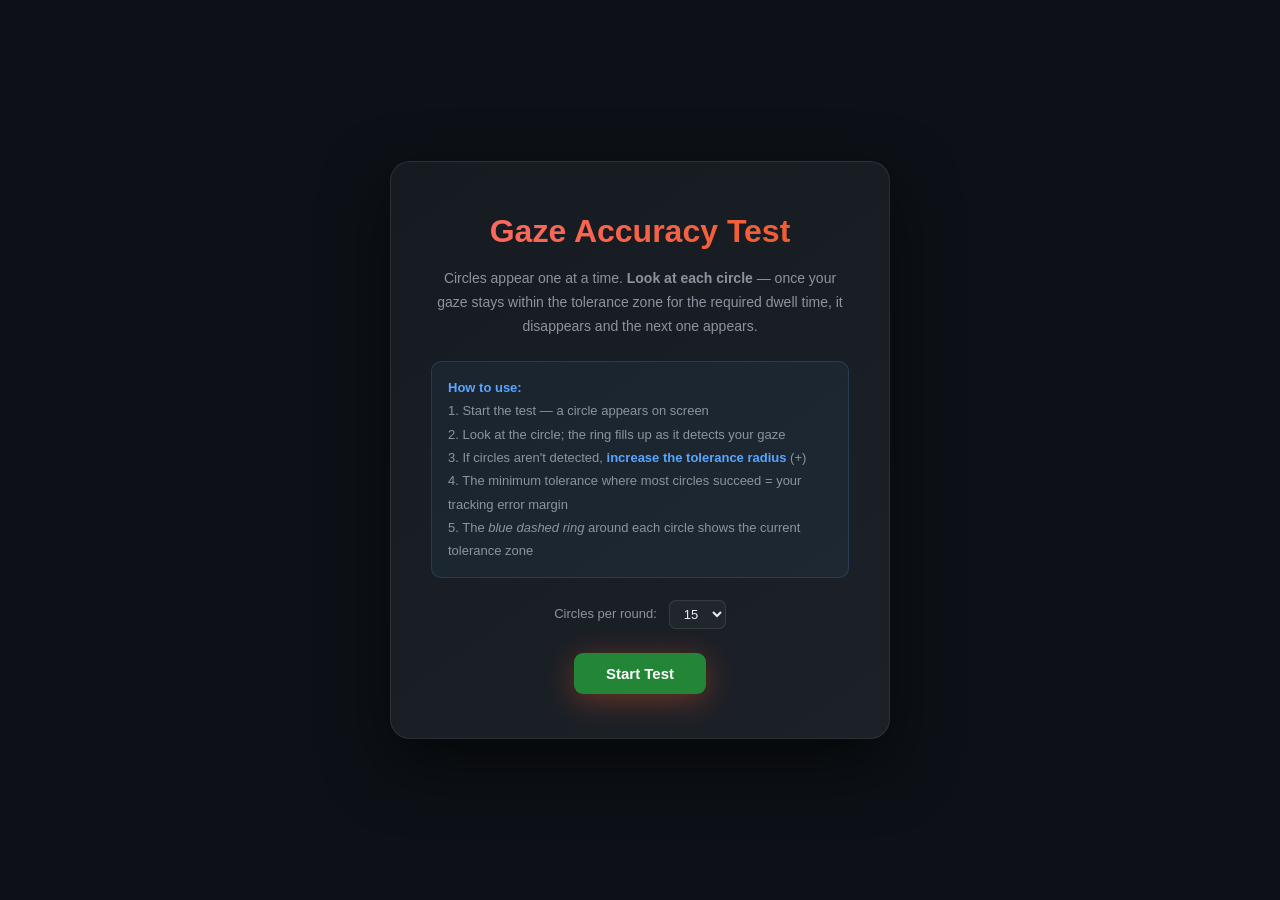
<file: gaze-test.html>
<!DOCTYPE html>
<html lang="en">
<head>
  <meta charset="UTF-8" />
  <meta name="viewport" content="width=device-width, initial-scale=1.0" />
  <title>Gaze Accuracy Test</title>
  <script src="js/webgazer.js"></script>
  <!-- calibration.css supplies gear-btn, settings-panel, face-tracking, and
       recalibrate-overlay styles. Loaded before inline styles so that the
       page's own rules take priority for any class names that conflict. -->
  <link rel="stylesheet" href="css/calibration.css">
  <style>
    *, *::before, *::after { margin: 0; padding: 0; box-sizing: border-box; }

    html, body {
      width: 100%; height: 100%; overflow: hidden;
      font-family: -apple-system, BlinkMacSystemFont, 'Segoe UI', Roboto,
                   'Helvetica Neue', Arial, sans-serif;
      background: #0d1117;
      color: #e6edf3;
      line-height: 1.6;
      user-select: none;
    }

    /* ── Game area (full screen) ── */
    #game-area {
      position: fixed;
      inset: 0;
      z-index: 1;
    }

    /* ── Gaze dot ── */
    #gaze-dot {
      position: fixed;
      width: 14px;
      height: 14px;
      background: rgba(99, 179, 237, 0.9);
      border-radius: 50%;
      transform: translate(-50%, -50%);
      pointer-events: none;
      z-index: 900;
      display: none;
      box-shadow: 0 0 10px rgba(99, 179, 237, 0.7), 0 0 20px rgba(99, 179, 237, 0.3);
    }
    #gaze-dot.visible { display: block; }

    /* ── Target circle container ── */
    .target-circle {
      position: absolute;
      transform: translate(-50%, -50%);
      pointer-events: none;
      /* overflow must be visible so the tolerance ring can exceed the SVG boundary */
      overflow: visible;
    }

    /* Tolerance zone ring — separate div, absolutely positioned inside .target-circle */
    .tol-zone {
      position: absolute;
      border-radius: 50%;
      border: 1.5px dashed rgba(99, 179, 237, 0.4);
      top: 50%;
      left: 50%;
      transform: translate(-50%, -50%);
      pointer-events: none;
    }

    /* ── HUD panel (top-right) ── */
    #hud {
      position: fixed;
      top: 20px;
      right: 20px;
      background: rgba(13, 17, 23, 0.94);
      border: 1px solid rgba(255, 255, 255, 0.1);
      border-radius: 14px;
      padding: 18px 20px;
      width: 270px;
      backdrop-filter: blur(10px);
      z-index: 800;
    }

    .hud-title {
      font-size: 11px;
      font-weight: 700;
      text-transform: uppercase;
      letter-spacing: 0.1em;
      color: #8b949e;
      margin-bottom: 14px;
    }

    /* Tolerance row */
    .tolerance-block {
      background: #161b22;
      border: 1px solid rgba(255, 255, 255, 0.06);
      border-radius: 10px;
      padding: 10px 12px;
      margin-bottom: 12px;
    }
    .tolerance-block .tol-header {
      display: flex;
      justify-content: space-between;
      align-items: center;
      margin-bottom: 8px;
    }
    .tol-label { font-size: 12px; color: #8b949e; }
    .tol-ctrl  { display: flex; align-items: center; gap: 8px; }
    .tol-btn {
      width: 26px; height: 26px;
      background: #21262d;
      border: 1px solid rgba(255, 255, 255, 0.12);
      border-radius: 6px;
      color: #e6edf3;
      font-size: 18px;
      line-height: 1;
      cursor: pointer;
      display: flex; align-items: center; justify-content: center;
      transition: background 0.12s;
    }
    .tol-btn:hover { background: #30363d; }
    .tol-val {
      font-size: 16px;
      font-weight: 700;
      min-width: 52px;
      text-align: center;
      color: #58a6ff;
    }
    .tol-step-row {
      display: flex;
      gap: 6px;
      margin-top: 2px;
    }
    .tol-step-btn {
      flex: 1;
      padding: 3px 0;
      font-size: 11px;
      background: #0d1117;
      border: 1px solid rgba(255,255,255,0.07);
      border-radius: 5px;
      color: #8b949e;
      cursor: pointer;
      text-align: center;
      transition: background 0.12s, color 0.12s;
    }
    .tol-step-btn.active {
      background: rgba(88,166,255,0.15);
      border-color: rgba(88,166,255,0.4);
      color: #58a6ff;
    }
    .tol-step-btn:hover:not(.active) { background: #21262d; color: #e6edf3; }

    /* Dwell time row */
    .dwell-block {
      background: #161b22;
      border: 1px solid rgba(255, 255, 255, 0.06);
      border-radius: 10px;
      padding: 10px 12px;
      margin-bottom: 12px;
    }
    .dwell-header {
      display: flex;
      justify-content: space-between;
      align-items: center;
      margin-bottom: 8px;
    }
    .dwell-label { font-size: 12px; color: #8b949e; }

    /* Stats */
    .hud-stat {
      display: flex;
      justify-content: space-between;
      align-items: center;
      padding: 5px 0;
      border-bottom: 1px solid rgba(255, 255, 255, 0.05);
      font-size: 13px;
    }
    .hud-stat:last-of-type { border-bottom: none; }
    .hud-stat .lbl { color: #8b949e; font-size: 12px; }
    .hud-stat .val { font-weight: 700; font-size: 13px; }
    .val.good { color: #3fb950; }
    .val.warn { color: #e3b341; }
    .val.bad  { color: #f85149; }

    /* Control buttons */
    .hud-btns {
      display: flex;
      gap: 8px;
      margin-top: 12px;
    }
    .btn-sm {
      flex: 1;
      padding: 7px 10px;
      font-size: 12px;
      font-weight: 600;
      background: #21262d;
      color: #e6edf3;
      border: 1px solid rgba(255, 255, 255, 0.1);
      border-radius: 7px;
      cursor: pointer;
      text-align: center;
      transition: background 0.12s;
    }
    .btn-sm:hover:not(:disabled) { background: #30363d; }
    .btn-sm:disabled { opacity: 0.4; cursor: not-allowed; }
    .btn-danger {
      background: rgba(248, 81, 73, 0.15);
      border-color: rgba(248, 81, 73, 0.4);
      color: #f85149;
    }
    .btn-danger:hover:not(:disabled) { background: rgba(248, 81, 73, 0.25); }

    /* Live error distance display */
    #live-error {
      text-align: center;
      font-size: 11px;
      color: #8b949e;
      margin-top: 8px;
    }
    #live-error .dist { font-size: 15px; font-weight: 700; color: #58a6ff; }
    #live-error .dist.in-zone { color: #3fb950; }

    /* ── Results log (bottom-left) ── */
    #results-panel {
      position: fixed;
      left: 20px;
      bottom: 20px;
      background: rgba(13, 17, 23, 0.94);
      border: 1px solid rgba(255, 255, 255, 0.1);
      border-radius: 12px;
      padding: 14px 16px;
      width: 280px;
      max-height: 230px;
      overflow-y: auto;
      backdrop-filter: blur(10px);
      z-index: 800;
      display: none;
    }
    #results-panel.visible { display: block; }
    .rp-title { font-size: 11px; font-weight: 700; color: #8b949e; text-transform: uppercase; margin-bottom: 8px; }
    .result-row {
      display: grid;
      grid-template-columns: 24px 20px 1fr 1fr;
      gap: 6px;
      align-items: center;
      font-size: 12px;
      padding: 4px 0;
      border-bottom: 1px solid rgba(255, 255, 255, 0.04);
    }
    .result-row:last-child { border-bottom: none; }
    .r-n    { color: #8b949e; }
    .r-ok   { color: #3fb950; font-weight: 700; }
    .r-skip { color: #f85149; font-weight: 700; }
    .r-err  { color: #e6edf3; }
    .r-time { color: #8b949e; text-align: right; }

    /* ── Intro overlay ── */
    #intro-overlay {
      position: fixed;
      inset: 0;
      background: #0d1117;
      display: flex;
      align-items: center;
      justify-content: center;
      z-index: 2000;
    }
    .intro-card {
      text-align: center;
      max-width: 500px;
      padding: 44px 40px;
      background: linear-gradient(145deg, #161b22, #1c2128);
      border: 1px solid rgba(255, 255, 255, 0.08);
      border-radius: 20px;
      box-shadow: 0 24px 64px rgba(0, 0, 0, 0.6);
    }
    .intro-card h1 {
      font-size: 2rem;
      font-weight: 800;
      margin-bottom: 10px;
      background: linear-gradient(135deg, #ff6b6b 0%, #ee5a24 100%);
      -webkit-background-clip: text;
      -webkit-text-fill-color: transparent;
      background-clip: text;
    }
    .intro-card .sub {
      color: #8b949e;
      font-size: 14px;
      margin-bottom: 22px;
      line-height: 1.7;
    }

    .how-to {
      text-align: left;
      background: rgba(88, 166, 255, 0.06);
      border: 1px solid rgba(88, 166, 255, 0.18);
      border-radius: 10px;
      padding: 14px 16px;
      margin-bottom: 22px;
      font-size: 13px;
      color: #8b949e;
      line-height: 1.8;
    }
    .how-to strong { color: #58a6ff; }

    .config-row {
      display: flex;
      align-items: center;
      justify-content: center;
      gap: 12px;
      margin-bottom: 6px;
      font-size: 13px;
      color: #8b949e;
    }
    .config-row select {
      background: #21262d;
      color: #e6edf3;
      border: 1px solid rgba(255, 255, 255, 0.1);
      border-radius: 7px;
      padding: 5px 10px;
      font-size: 13px;
      cursor: pointer;
    }
    .btn-primary {
      display: inline-block;
      margin-top: 18px;
      padding: 12px 32px;
      background: #238636;
      color: #fff;
      border: none;
      border-radius: 9px;
      font-size: 15px;
      font-weight: 700;
      cursor: pointer;
      transition: background 0.15s;
    }
    .btn-primary:hover { background: #2ea043; }

    /* ── Loading overlay ── */
    #loading-overlay {
      position: fixed;
      inset: 0;
      background: rgba(13, 17, 23, 0.96);
      display: none;
      align-items: center;
      justify-content: center;
      z-index: 1900;
    }
    #loading-overlay.active { display: flex; }
    .loading-inner { text-align: center; }
    .spinner {
      width: 40px; height: 40px;
      border: 3px solid rgba(255, 255, 255, 0.08);
      border-top-color: #58a6ff;
      border-radius: 50%;
      animation: spin 0.8s linear infinite;
      margin: 0 auto 16px;
    }
    @keyframes spin { to { transform: rotate(360deg); } }

    /* ── Summary overlay ── */
    #summary-overlay {
      position: fixed;
      inset: 0;
      background: rgba(13, 17, 23, 0.96);
      display: none;
      align-items: center;
      justify-content: center;
      z-index: 1800;
    }
    #summary-overlay.active { display: flex; }
    .summary-card {
      text-align: center;
      max-width: 540px;
      width: 92vw;
      background: #161b22;
      border: 1px solid rgba(255, 255, 255, 0.1);
      border-radius: 18px;
      padding: 36px 36px 28px;
      box-shadow: 0 24px 64px rgba(0, 0, 0, 0.6);
    }
    .summary-card h2 { font-size: 1.7rem; margin-bottom: 6px; }
    .summary-card .sub { color: #8b949e; margin-bottom: 24px; font-size: 14px; }

    .summary-grid {
      display: grid;
      grid-template-columns: repeat(3, 1fr);
      gap: 12px;
      margin-bottom: 20px;
    }
    .sum-stat {
      background: #0d1117;
      border-radius: 10px;
      padding: 14px 10px;
    }
    .sum-stat .sv { font-size: 1.8rem; font-weight: 800; color: #58a6ff; }
    .sum-stat .sl { font-size: 11px; color: #8b949e; margin-top: 4px; }

    /* Histogram */
    .error-chart {
      background: #0d1117;
      border-radius: 10px;
      padding: 16px;
      margin-bottom: 18px;
      text-align: left;
    }
    .chart-title {
      font-size: 11px;
      font-weight: 700;
      color: #8b949e;
      text-transform: uppercase;
      letter-spacing: 0.08em;
      margin-bottom: 12px;
    }
    .bar-row {
      display: flex;
      align-items: center;
      gap: 8px;
      margin: 5px 0;
      font-size: 12px;
    }
    .bar-lbl  { width: 64px; color: #8b949e; font-size: 11px; text-align: right; flex-shrink: 0; }
    .bar-fill { height: 14px; background: #1f6feb; border-radius: 3px; min-width: 2px; transition: width 0.5s ease; }
    .bar-fill.highlight { background: #58a6ff; }
    .bar-n    { color: #8b949e; font-size: 11px; }

    /* Recommendation box */
    .recommendation {
      background: rgba(56, 139, 253, 0.08);
      border: 1px solid rgba(56, 139, 253, 0.25);
      border-radius: 10px;
      padding: 12px 16px;
      font-size: 13px;
      color: #8b949e;
      text-align: left;
      margin-bottom: 20px;
      line-height: 1.7;
    }
    .recommendation strong { color: #58a6ff; }

    .summary-btns { display: flex; gap: 10px; justify-content: center; flex-wrap: wrap; }
    .summary-btns .btn-primary { margin-top: 0; }
    .summary-btns .btn-sm { flex: none; padding: 10px 20px; font-size: 14px; }

    /* ── WebGazer video override — top-left camera panel ── */
    #webgazerVideoContainer {
      position: fixed !important;
      top: 16px !important;
      left: 16px !important;
      bottom: auto !important;
      right: auto !important;
      z-index: 700 !important;
      border-radius: 8px !important;
      overflow: hidden !important;
    }

    /* ── Status log (bottom-left) ── */
    #status-log {
      position: fixed;
      bottom: 20px;
      left: 20px;
      background: rgba(13, 17, 23, 0.94);
      border: 1px solid rgba(255, 255, 255, 0.1);
      border-radius: 14px;
      padding: 12px 14px;
      width: 310px;
      max-height: 200px;
      backdrop-filter: blur(10px);
      z-index: 800;
      display: flex;
      flex-direction: column;
    }
    .sl-header {
      display: flex;
      justify-content: space-between;
      align-items: center;
      margin-bottom: 8px;
      flex-shrink: 0;
    }
    .sl-title {
      font-size: 11px;
      font-weight: 700;
      text-transform: uppercase;
      letter-spacing: 0.1em;
      color: #8b949e;
    }
    .sl-clear-btn {
      font-size: 10px;
      padding: 2px 8px;
      background: #21262d;
      color: #8b949e;
      border: 1px solid rgba(255,255,255,0.1);
      border-radius: 4px;
      cursor: pointer;
    }
    .sl-clear-btn:hover { background: #30363d; color: #e6edf3; }
    #status-log-list { overflow-y: auto; flex: 1; }
    .sl-entry {
      font-size: 11px;
      padding: 3px 0;
      border-bottom: 1px solid rgba(255,255,255,0.04);
      line-height: 1.5;
      display: flex;
      gap: 6px;
    }
    .sl-entry:last-child { border-bottom: none; }
    .sl-time { color: #444d58; flex-shrink: 0; font-variant-numeric: tabular-nums; }
    .sl-msg.blink    { color: #e3b341; }
    .sl-msg.artifact { color: #f85149; }
    .sl-msg.accuracy { color: #58a6ff; }
    .sl-msg.info     { color: #8b949e; }

    /* ── Accuracy banner (top strip) ── */
    #accuracy-banner {
      position: fixed;
      top: 0; left: 0; right: 0;
      height: 34px;
      background: rgba(13, 17, 23, 0.96);
      border-bottom: 1px solid rgba(255, 255, 255, 0.08);
      backdrop-filter: blur(8px);
      z-index: 850;
      display: none;
      align-items: center;
      justify-content: center;
      gap: 16px;
      font-size: 12px;
    }
    #accuracy-banner.visible { display: flex; }
    .acc-banner-label { color: #8b949e; }
    .acc-banner-val { font-weight: 700; font-size: 14px; }

    /* ── Overrides for this page ── */
    /* Push settings gear + panel below HUD so they don't overlap */
    .gear-btn {
      top: auto !important;
      bottom: 20px !important;
      right: 20px !important;
    }
    .settings-panel {
      top: auto !important;
      bottom: 66px !important;
      right: 16px !important;
    }
    /* Face-info badge: bottom-right, clear of camera feed */
    #face-info-badge {
      bottom: 16px !important;
      right: 16px !important;
      top: auto !important;
      left: auto !important;
    }
  </style>
</head>
<body>

<!-- Accuracy banner -->
<div id="accuracy-banner">
  <span class="acc-banner-label">Last Calibration Check:</span>
  <span class="acc-banner-val" id="acc-banner-val">—</span>
  <span class="acc-banner-label" id="acc-banner-detail"></span>
</div>

<!-- Gaze dot -->
<div id="gaze-dot"></div>

<!-- Face-tracking debug overlays (same IDs as calibration.html) -->
<div id="face-boundary-box"></div>
<div id="position-warning">
  <span id="position-warning-text">Move back to calibration position</span>
</div>
<div id="face-info-badge" class="visible">
  <div class="fi-label">Face Position</div>
  <div class="fi-row">
    <span>Offset: <span id="fi-offset" class="fi-val ok">0px</span></span>
    <span>Depth:  <span id="fi-depth"  class="fi-val ok">100%</span></span>
    <span>Status: <span id="fi-status" class="fi-val ok">OK</span></span>
  </div>
</div>

<!-- Recalibration overlay (same structure as calibration.html) -->
<div id="recalibrate-overlay" role="alertdialog" aria-modal="true">
  <div class="recalibrate-card">
    <div class="icon" aria-hidden="true">&#128065;</div>
    <h3 id="recalibrate-title">Accuracy Check Required</h3>
    <p id="recalibrate-message">Your face position has shifted significantly. Please look at the center dot to recheck accuracy.</p>
    <div id="recalibrate-accuracy" class="accuracy-value" style="display:none"></div>
    <div class="recheck-btn-row">
      <button id="recheck-btn" class="btn btn-primary">Look at Center &amp; Recheck</button>
      <button id="force-recalibrate-btn" class="btn btn-danger-sm">Full Recalibration</button>
    </div>
  </div>
</div>

<!-- Game area — target circles injected here -->
<div id="game-area"></div>

<!-- ── HUD ── -->
<div id="hud">
  <div class="hud-title">Gaze Accuracy Test</div>

  <!-- Tolerance control -->
  <div class="tolerance-block">
    <div class="tol-header">
      <span class="tol-label">Tolerance Radius</span>
      <div class="tol-ctrl">
        <button class="tol-btn" id="tol-minus" aria-label="Decrease tolerance">−</button>
        <div class="tol-val"><span id="tol-value">80</span> px</div>
        <button class="tol-btn" id="tol-plus"  aria-label="Increase tolerance">+</button>
      </div>
    </div>
    <div class="tol-step-row">
      <button class="tol-step-btn" data-step="5">±5</button>
      <button class="tol-step-btn active" data-step="10">±10</button>
      <button class="tol-step-btn" data-step="20">±20</button>
      <button class="tol-step-btn" data-step="50">±50</button>
    </div>
  </div>

  <!-- Dwell time control -->
  <div class="dwell-block">
    <div class="dwell-header">
      <span class="dwell-label">Dwell Time Required</span>
      <div class="tol-ctrl">
        <button class="tol-btn" id="dwell-minus" aria-label="Decrease dwell time">−</button>
        <div class="tol-val"><span id="dwell-value">2.5</span> s</div>
        <button class="tol-btn" id="dwell-plus"  aria-label="Increase dwell time">+</button>
      </div>
    </div>
  </div>

  <!-- Live gaze distance -->
  <div id="live-error">
    Gaze distance: <span class="dist" id="live-dist">— px</span>
  </div>

  <!-- Stats -->
  <div style="margin-top: 10px;">
    <div class="hud-stat">
      <span class="lbl">Progress</span>
      <span class="val" id="stat-progress">— / —</span>
    </div>
    <div class="hud-stat">
      <span class="lbl">Success Rate</span>
      <span class="val" id="stat-success">—</span>
    </div>
    <div class="hud-stat">
      <span class="lbl">Avg Gaze Error</span>
      <span class="val" id="stat-error">— px</span>
    </div>
    <div class="hud-stat">
      <span class="lbl">Last Circle Error</span>
      <span class="val" id="stat-last">— px</span>
    </div>
    <div class="hud-stat">
      <span class="lbl">Blinks Detected</span>
      <span class="val" id="stat-blinks">0</span>
    </div>
  </div>

  <!-- Buttons -->
  <div class="hud-btns">
    <button class="btn-sm" id="skip-btn" disabled>Skip</button>
    <button class="btn-sm btn-danger" id="stop-btn" disabled>Stop</button>
  </div>
  <div class="hud-btns" style="margin-top: 6px;">
    <button class="btn-sm" id="recheck-cal-btn">⟳ Recheck Calibration</button>
  </div>
</div>

<!-- ── Status log ── -->
<div id="status-log">
  <div class="sl-header">
    <span class="sl-title">Status Log</span>
    <button class="sl-clear-btn" id="clear-log-btn">Clear</button>
  </div>
  <div id="status-log-list"></div>
</div>

<!-- ── Intro overlay ── -->
<div id="intro-overlay">
  <div class="intro-card">
    <h1>Gaze Accuracy Test</h1>
    <p class="sub">
      Circles appear one at a time. <strong>Look at each circle</strong> — once your
      gaze stays within the tolerance zone for the required dwell time, it disappears
      and the next one appears.
    </p>

    <div class="how-to">
      <strong>How to use:</strong><br>
      1. Start the test — a circle appears on screen<br>
      2. Look at the circle; the ring fills up as it detects your gaze<br>
      3. If circles aren't detected, <strong>increase the tolerance radius</strong> (+)<br>
      4. The minimum tolerance where most circles succeed = your tracking error margin<br>
      5. The <em>blue dashed ring</em> around each circle shows the current tolerance zone
    </div>

    <div class="config-row">
      <label for="round-size">Circles per round:</label>
      <select id="round-size">
        <option value="10">10</option>
        <option value="15" selected>15</option>
        <option value="20">20</option>
        <option value="30">30</option>
      </select>
    </div>

    <button class="btn-primary" id="start-btn">Start Test</button>
  </div>
</div>

<!-- ── Loading overlay ── -->
<div id="loading-overlay">
  <div class="loading-inner">
    <div class="spinner"></div>
    <div style="font-size: 16px; font-weight: 700; margin-bottom: 8px;">Initializing Eye Tracking…</div>
    <div style="font-size: 13px; color: #8b949e;">Please allow camera access when prompted.</div>
  </div>
</div>

<!-- ── Summary overlay ── -->
<div id="summary-overlay">
  <div class="summary-card">
    <h2>Round Complete!</h2>
    <p class="sub">Gaze accuracy results for this session</p>

    <div class="summary-grid">
      <div class="sum-stat">
        <div class="sv" id="sum-success">—</div>
        <div class="sl">Success Rate</div>
      </div>
      <div class="sum-stat">
        <div class="sv" id="sum-avg-err">—</div>
        <div class="sl">Avg Error (px)</div>
      </div>
      <div class="sum-stat">
        <div class="sv" id="sum-tolerance">—</div>
        <div class="sl">Tolerance Used</div>
      </div>
    </div>

    <!-- Error distance histogram -->
    <div class="error-chart">
      <div class="chart-title">Gaze Error Distribution (px from circle center)</div>
      <div id="error-histogram"></div>
    </div>

    <!-- Recommendation -->
    <div class="recommendation" id="recommendation"></div>

    <div class="summary-btns">
      <button class="btn-primary" id="again-btn">Play Again</button>
      <button class="btn-sm" id="adjust-btn">Adjust &amp; Replay</button>
    </div>
  </div>
</div>

<script src="js/state.js"></script>
<script src="js/face-tracking.js"></script>
<script src="js/settings-panel.js"></script>

<script>
(function () {
  'use strict';

  /* ────────────────────────────────────────
     Constants
  ──────────────────────────────────────── */
  const CIRCLE_RADIUS = 30;       // px — visual target radius
  const R_RING        = 24;       // px — SVG progress ring radius
  const CIRC_RING     = +(2 * Math.PI * R_RING).toFixed(2); // ≈ 150.8
  const SVG_SIZE      = (CIRCLE_RADIUS + 8) * 2; // px — SVG bounding box
  const MARGIN        = 100;      // px — minimum distance from screen edge for circle spawning
  const DWELL_DECAY   = 0.4;      // rate of dwell loss when gaze is outside tolerance (fraction of gain rate)
  const DWELL_STEP    = 0.5;      // seconds per dwell ±click

  /* ────────────────────────────────────────
     DOM refs
  ──────────────────────────────────────── */
  const gameArea       = document.getElementById('game-area');
  const gazeDotEl      = document.getElementById('gaze-dot');
  const introOvl       = document.getElementById('intro-overlay');
  const loadingOvl     = document.getElementById('loading-overlay');
  const summaryOvl     = document.getElementById('summary-overlay');

  const startBtn       = document.getElementById('start-btn');
  const skipBtn        = document.getElementById('skip-btn');
  const stopBtn        = document.getElementById('stop-btn');
  const againBtn       = document.getElementById('again-btn');
  const adjustBtn      = document.getElementById('adjust-btn');

  const tolMinusBtn    = document.getElementById('tol-minus');
  const tolPlusBtn     = document.getElementById('tol-plus');
  const tolValueEl     = document.getElementById('tol-value');
  const tolStepBtns    = document.querySelectorAll('.tol-step-btn');

  const dwellMinusBtn  = document.getElementById('dwell-minus');
  const dwellPlusBtn   = document.getElementById('dwell-plus');
  const dwellValueEl   = document.getElementById('dwell-value');

  const roundSizeSel   = document.getElementById('round-size');

  const statProgress   = document.getElementById('stat-progress');
  const statSuccess    = document.getElementById('stat-success');
  const statError      = document.getElementById('stat-error');
  const statLast       = document.getElementById('stat-last');
  const liveDistEl     = document.getElementById('live-dist');

  const resultsPanel   = null; // removed — results shown in status log
  const resultsList    = null;

  const statusLogList  = document.getElementById('status-log-list');
  const accuracyBannerEl  = document.getElementById('accuracy-banner');
  const accBannerValEl    = document.getElementById('acc-banner-val');
  const accBannerDetailEl = document.getElementById('acc-banner-detail');
  const statBlinksEl      = document.getElementById('stat-blinks');
  const recheckCalBtn     = document.getElementById('recheck-cal-btn');
  const clearLogBtn       = document.getElementById('clear-log-btn');

  const sumSuccessEl   = document.getElementById('sum-success');
  const sumAvgErrEl    = document.getElementById('sum-avg-err');
  const sumToleranceEl = document.getElementById('sum-tolerance');
  const errorHistogram = document.getElementById('error-histogram');
  const recommendEl    = document.getElementById('recommendation');

  /* ────────────────────────────────────────
     CalApp face-tracking wiring
     Must be done before initWebGazer so that face-tracking.js can use
     these references immediately when monitoring starts.
  ──────────────────────────────────────── */
  CalApp.dom.gazeDot             = gazeDotEl;
  CalApp.dom.faceBoundaryBox     = document.getElementById('face-boundary-box');
  CalApp.dom.faceInfoBadge       = document.getElementById('face-info-badge');
  CalApp.dom.fiOffset            = document.getElementById('fi-offset');
  CalApp.dom.fiDepth             = document.getElementById('fi-depth');
  CalApp.dom.fiStatus            = document.getElementById('fi-status');
  CalApp.dom.positionWarning     = document.getElementById('position-warning');
  CalApp.dom.positionWarningText = document.getElementById('position-warning-text');
  CalApp.dom.recalibrateOvl      = document.getElementById('recalibrate-overlay');
  CalApp.dom.recalibrateTitle    = document.getElementById('recalibrate-title');
  CalApp.dom.recalibrateMsg      = document.getElementById('recalibrate-message');
  CalApp.dom.recalibrateAccuracy = document.getElementById('recalibrate-accuracy');
  CalApp.dom.recheckBtn          = document.getElementById('recheck-btn');
  // stat-accuracy doesn't exist on this page; stub so evaluateRecheck won't crash
  CalApp.dom.statAcc = { textContent: '' };

  // After performAccuracyRecheck completes, restore the game gaze listener
  // and resume face monitoring (replaces calibration-only startGazeDemo).
  CalApp.startGazeDemo = function () {
    if (typeof gameGazeListener === 'function') {
      webgazer.setGazeListener(gameGazeListener);
    }
    CalApp.startFaceMonitoring();
  };

  // Override: face drift detected — show the position-warning toast only,
  // do NOT pop the full recalibrate overlay on this page.
  CalApp.triggerAccuracyRecheck = function () {
    CalApp.state.isRechecking = false; // don't block face monitoring
    CalApp.state.dangerStartTime = 0;
    // position-warning is already managed by face-tracking CSS; just let it appear briefly
  };

  // Override: after manual recheck, show result in top banner; never redirect to calibration.
  CalApp.evaluateRecheck = function () {
    var s   = CalApp.state;
    var cx  = window.innerWidth  / 2;
    var cy  = window.innerHeight / 2;
    var samples = s.recheckSamples || [];
    s.recheckSamples = null;

    if (samples.length === 0) {
      s.isRechecking = false;
      CalApp.startGazeDemo();
      return;
    }

    if (samples.length > 10) samples = samples.slice(Math.floor(samples.length * 0.4));

    var avgErr = samples.reduce(function (acc, pt) {
      var dx = pt.x - cx, dy = pt.y - cy;
      return acc + Math.sqrt(dx * dx + dy * dy);
    }, 0) / samples.length;

    var maxDist = Math.sqrt(
      window.innerWidth  * window.innerWidth +
      window.innerHeight * window.innerHeight
    );
    var acc = Math.max(0, Math.min(100, 100 - (avgErr / maxDist) * 190));
    s.lastAccuracy = acc;
    s.isRechecking  = false;

    // 80th-percentile distance across samples for tolerance estimate
    var dists  = samples.map(function (pt) { return Math.sqrt(Math.pow(pt.x - cx, 2) + Math.pow(pt.y - cy, 2)); })
                        .sort(function (a, b) { return a - b; });
    var tol80  = Math.round(dists[Math.floor(dists.length * 0.8)] || 0);
    var avgErrPx = avgErr.toFixed(1);

    // Apply tol80 as the new tolerance radius
    if (tol80 > 0) {
      toleranceRadius = Math.max(15, Math.min(400, tol80));
      tolValueEl.textContent = toleranceRadius;
      if (currentCircle) updateTolZone(currentCircle.el, toleranceRadius);
    }

    // Show in top banner
    var pctStr = acc.toFixed(1) + '%';
    var colorClass = acc >= 80 ? 'good' : acc >= 60 ? 'warn' : 'bad';
    accBannerValEl.textContent = pctStr;
    accBannerValEl.className   = 'acc-banner-val val ' + colorClass;
    accBannerDetailEl.textContent = '| avg err ' + avgErrPx + 'px | tol set to ' + toleranceRadius + 'px';
    accuracyBannerEl.classList.add('visible');

    addStatusLog('Recheck: ' + pctStr + ' | avg err ' + avgErrPx + 'px | tol auto-set to ' + toleranceRadius + 'px (n=' + samples.length + ')', 'accuracy');

    // Capture fresh face reference and resume — no redirect regardless of accuracy
    CalApp.captureFaceReference(function (ref) { if (ref) s.faceReference = ref; });
    CalApp.startGazeDemo();
  };

  /* ────────────────────────────────────────
     State
  ──────────────────────────────────────── */
  let toleranceRadius  = 80;      // px — adjustable
  let tolStep          = 10;      // px per click
  let dwellRequired    = 2500;    // ms — adjustable
  let roundSize        = 15;

  let gazeX = window.innerWidth  / 2;
  let gazeY = window.innerHeight / 2;

  let isRunning        = false;
  let currentCircle    = null;   // { x, y, el, dwellMs, allSamples, inZoneSamples, startTime }
  let circlesDone      = 0;
  let circleResults    = [];     // [{ success, avgAllError, avgInZoneError, time, tolerance }]

  let rafId            = null;
  let lastTick         = null;

  /* ── Blink detection ── */
  let blinkCount       = 0;
  let blinkNullCount   = 0;
  let prevGazeY        = null;
  let lastBlinkTime    = 0;
  const BLINK_NULL_THRESHOLD = 4;
  const BLINK_DROP_THRESHOLD = 90;
  const BLINK_COOLDOWN       = 600;

  /* ────────────────────────────────────────
     Tolerance step selector
  ──────────────────────────────────────── */
  tolStepBtns.forEach(function (btn) {
    btn.addEventListener('click', function () {
      tolStep = parseInt(btn.dataset.step, 10);
      tolStepBtns.forEach(function (b) { b.classList.remove('active'); });
      btn.classList.add('active');
    });
  });

  /* ────────────────────────────────────────
     Tolerance controls
  ──────────────────────────────────────── */
  tolMinusBtn.addEventListener('click', function () {
    toleranceRadius = Math.max(15, toleranceRadius - tolStep);
    tolValueEl.textContent = toleranceRadius;
    if (currentCircle) updateTolZone(currentCircle.el, toleranceRadius);
  });
  tolPlusBtn.addEventListener('click', function () {
    toleranceRadius = Math.min(400, toleranceRadius + tolStep);
    tolValueEl.textContent = toleranceRadius;
    if (currentCircle) updateTolZone(currentCircle.el, toleranceRadius);
  });

  /* ────────────────────────────────────────
     Dwell time controls
  ──────────────────────────────────────── */
  dwellMinusBtn.addEventListener('click', function () {
    var newDwell = Math.max(0.5, parseFloat(dwellValueEl.textContent) - DWELL_STEP);
    dwellValueEl.textContent = newDwell.toFixed(1);
    dwellRequired = newDwell * 1000;
  });
  dwellPlusBtn.addEventListener('click', function () {
    var newDwell = Math.min(10.0, parseFloat(dwellValueEl.textContent) + DWELL_STEP);
    dwellValueEl.textContent = newDwell.toFixed(1);
    dwellRequired = newDwell * 1000;
  });

  /* ────────────────────────────────────────
     Circle creation helpers
  ──────────────────────────────────────── */
  function updateTolZone(el, r) {
    var tolDiv = el.querySelector('.tol-zone');
    if (!tolDiv) return;
    var d = r * 2;
    tolDiv.style.width  = d + 'px';
    tolDiv.style.height = d + 'px';
  }

  function createCircleEl(x, y) {
    var el = document.createElement('div');
    el.className    = 'target-circle';
    el.style.left   = x + 'px';
    el.style.top    = y + 'px';
    el.style.width  = SVG_SIZE + 'px';
    el.style.height = SVG_SIZE + 'px';

    var cx = SVG_SIZE / 2;
    var cy = SVG_SIZE / 2;

    var svg = document.createElementNS('http://www.w3.org/2000/svg', 'svg');
    svg.setAttribute('viewBox', '0 0 ' + SVG_SIZE + ' ' + SVG_SIZE);
    svg.setAttribute('width',  SVG_SIZE);
    svg.setAttribute('height', SVG_SIZE);

    // Background fill circle
    var bg = document.createElementNS('http://www.w3.org/2000/svg', 'circle');
    bg.setAttribute('cx', cx);
    bg.setAttribute('cy', cy);
    bg.setAttribute('r',  R_RING);
    bg.setAttribute('fill', 'rgba(239,68,68,0.12)');
    bg.setAttribute('stroke', '#ef4444');
    bg.setAttribute('stroke-width', '2');

    // Progress ring
    var ring = document.createElementNS('http://www.w3.org/2000/svg', 'circle');
    ring.setAttribute('cx', cx);
    ring.setAttribute('cy', cy);
    ring.setAttribute('r',  R_RING);
    ring.setAttribute('fill', 'none');
    ring.setAttribute('stroke', '#22c55e');
    ring.setAttribute('stroke-width', '5');
    ring.setAttribute('stroke-dasharray', CIRC_RING);
    ring.setAttribute('stroke-dashoffset', CIRC_RING);
    ring.setAttribute('stroke-linecap', 'round');
    ring.setAttribute('transform', 'rotate(-90 ' + cx + ' ' + cy + ')');
    ring.classList.add('prog-ring');

    // Center label (shows progress % or distance)
    var lbl = document.createElementNS('http://www.w3.org/2000/svg', 'text');
    lbl.setAttribute('x', cx);
    lbl.setAttribute('y', cy + 4);
    lbl.setAttribute('text-anchor', 'middle');
    lbl.setAttribute('dominant-baseline', 'middle');
    lbl.setAttribute('font-size', '10');
    lbl.setAttribute('font-family', 'system-ui, sans-serif');
    lbl.setAttribute('font-weight', '700');
    lbl.setAttribute('fill', '#94a3b8');
    lbl.classList.add('prog-lbl');

    svg.appendChild(bg);
    svg.appendChild(ring);
    svg.appendChild(lbl);
    el.appendChild(svg);

    // Tolerance zone ring (separate div — can exceed SVG bounds)
    var tolDiv = document.createElement('div');
    tolDiv.className = 'tol-zone';
    el.appendChild(tolDiv);
    updateTolZone(el, toleranceRadius);

    gameArea.appendChild(el);

    // Animate in (pop)
    el.style.opacity   = '0';
    el.style.transform = 'translate(-50%, -50%) scale(0.4)';
    el.style.transition = 'opacity 0.2s ease, transform 0.2s cubic-bezier(0.175, 0.885, 0.32, 1.275)';
    requestAnimationFrame(function () {
      requestAnimationFrame(function () {
        el.style.opacity   = '1';
        el.style.transform = 'translate(-50%, -50%) scale(1)';
      });
    });

    return el;
  }

  function setCircleProgress(el, fraction, distPx, inZone) {
    var ring = el.querySelector('.prog-ring');
    var lbl  = el.querySelector('.prog-lbl');

    var offset = CIRC_RING * (1 - Math.min(1, fraction));
    ring.setAttribute('stroke-dashoffset', offset.toFixed(2));

    if (fraction >= 1) {
      ring.setAttribute('stroke', '#4ade80');
    } else if (fraction > 0.6) {
      ring.setAttribute('stroke', '#86efac');
    } else {
      ring.setAttribute('stroke', '#22c55e');
    }

    if (inZone) {
      lbl.setAttribute('fill', '#4ade80');
      lbl.textContent = Math.round(fraction * 100) + '%';
    } else {
      lbl.setAttribute('fill', '#94a3b8');
      lbl.textContent = Math.round(distPx) + 'px';
    }
  }

  /* ────────────────────────────────────────
     Game loop
  ──────────────────────────────────────── */
  function spawnCircle() {
    // Always spawn at screen center for consistent accuracy measurement
    var x = window.innerWidth  / 2;
    var y = window.innerHeight / 2;

    var el = createCircleEl(x, y);
    currentCircle = {
      x: x, y: y, el: el,
      dwellMs:       0,
      allSamples:    [],   // every gaze distance sample
      inZoneSamples: [],   // samples only when inside tolerance
      startTime:     Date.now(),
    };
    lastTick = performance.now();
  }

  function gameLoop(now) {
    if (!isRunning) return;
    if (!currentCircle) { rafId = requestAnimationFrame(gameLoop); return; }

    var dt   = now - (lastTick || now);
    lastTick = now;

    var dx   = gazeX - currentCircle.x;
    var dy   = gazeY - currentCircle.y;
    var dist = Math.sqrt(dx * dx + dy * dy);
    var inZone = (dist <= toleranceRadius);

    // Record samples
    currentCircle.allSamples.push(dist);
    if (inZone) currentCircle.inZoneSamples.push(dist);

    // Accumulate / decay dwell
    if (inZone) {
      currentCircle.dwellMs += dt;
    } else {
      currentCircle.dwellMs = Math.max(0, currentCircle.dwellMs - dt * DWELL_DECAY);
    }

    // Update circle visuals
    var fraction = currentCircle.dwellMs / dwellRequired;
    setCircleProgress(currentCircle.el, fraction, dist, inZone);

    // Update live error display
    liveDistEl.textContent = Math.round(dist) + ' px';
    liveDistEl.className = 'dist' + (inZone ? ' in-zone' : '');

    if (currentCircle.dwellMs >= dwellRequired) {
      completeCircle(true);
      return;
    }

    rafId = requestAnimationFrame(gameLoop);
  }

  function completeCircle(success) {
    if (!currentCircle) return;
    var c = currentCircle;
    currentCircle = null;
    if (rafId) { cancelAnimationFrame(rafId); rafId = null; }

    // Animate out
    c.el.style.transition = 'opacity 0.18s ease, transform 0.18s ease';
    c.el.style.opacity    = '0';
    c.el.style.transform  = 'translate(-50%, -50%) scale(1.35)';
    setTimeout(function () { c.el.remove(); }, 200);

    // Compute stats
    var allAvg    = avg(c.allSamples);
    var zoneAvg   = avg(c.inZoneSamples);
    var elapsed   = Date.now() - c.startTime;

    circleResults.push({
      success:      success,
      avgAllError:  allAvg,
      avgZoneError: zoneAvg,
      time:         elapsed,
      tolerance:    toleranceRadius,
    });
    circlesDone++;

    // Log result in status log instead of separate panel
    addStatusLog(
      '#' + circlesDone + ' ' + (success ? '✓' : '✗') +
      ' | err ' + allAvg.toFixed(1) + 'px' +
      ' | tol ' + toleranceRadius + 'px' +
      ' | ' + (elapsed / 1000).toFixed(1) + 's',
      success ? 'accuracy' : 'info'
    );

    // Update HUD last-circle error
    statLast.textContent = allAvg.toFixed(1) + ' px';

    updateHUD();

    if (circlesDone >= roundSize) {
      setTimeout(showSummary, 450);
      return;
    }

    // Spawn next circle after a brief gap
    setTimeout(function () {
      if (isRunning) {
        spawnCircle();
        rafId = requestAnimationFrame(gameLoop);
      }
    }, 550);
  }

  function avg(arr) {
    if (!arr || arr.length === 0) return 0;
    return arr.reduce(function (s, v) { return s + v; }, 0) / arr.length;
  }

  /* ────────────────────────────────────────
     HUD updates
  ──────────────────────────────────────── */
  function updateHUD() {
    var done      = circleResults.length;
    var succeeded = circleResults.filter(function (r) { return r.success; }).length;
    statProgress.textContent = done + ' / ' + roundSize;

    if (done === 0) return;

    var rate = (succeeded / done * 100).toFixed(0);
    statSuccess.textContent = rate + '%';
    statSuccess.className   = 'val ' + (rate >= 80 ? 'good' : rate >= 50 ? 'warn' : 'bad');

    // Average error across all circles (regardless of success)
    var totalAvg = avg(circleResults.map(function (r) { return r.avgAllError; }));
    statError.textContent = totalAvg.toFixed(1) + ' px';
    statError.className   = 'val ' + (totalAvg <= 60 ? 'good' : totalAvg <= 120 ? 'warn' : 'bad');
  }

  /* ────────────────────────────────────────
     Summary screen
  ──────────────────────────────────────── */
  function showSummary() {
    stopGame(false);
    summaryOvl.classList.add('active');

    var done      = circleResults.length;
    var succeeded = circleResults.filter(function (r) { return r.success; }).length;
    var rate      = done > 0 ? (succeeded / done * 100).toFixed(0) : 0;

    // Average error over ALL circles (full picture of tracking accuracy)
    var allErrors  = circleResults.map(function (r) { return r.avgAllError; });
    var globalAvg  = avg(allErrors).toFixed(1);

    sumSuccessEl.textContent   = rate + '%';
    sumAvgErrEl.textContent    = globalAvg + ' px';
    sumToleranceEl.textContent = toleranceRadius + ' px';

    // Histogram — 6 buckets
    var bins = [
      { label: '0–40px',   min: 0,   max: 40,  count: 0 },
      { label: '40–80px',  min: 40,  max: 80,  count: 0 },
      { label: '80–120px', min: 80,  max: 120, count: 0 },
      { label: '120–160px',min: 120, max: 160, count: 0 },
      { label: '160–200px',min: 160, max: 200, count: 0 },
      { label: '200px+',   min: 200, max: Infinity, count: 0 },
    ];
    allErrors.forEach(function (e) {
      for (var i = 0; i < bins.length; i++) {
        if (e >= bins[i].min && e < bins[i].max) { bins[i].count++; break; }
      }
    });

    var maxCount = Math.max.apply(null, bins.map(function (b) { return b.count; }).concat([1]));

    // Find the peak bucket to highlight it
    var peakIdx = 0;
    bins.forEach(function (b, i) { if (b.count > bins[peakIdx].count) peakIdx = i; });

    errorHistogram.innerHTML = bins.map(function (b, i) {
      var w = Math.round(b.count / maxCount * 180);
      return '<div class="bar-row">' +
               '<div class="bar-lbl">' + b.label + '</div>' +
               '<div class="bar-fill' + (i === peakIdx ? ' highlight' : '') + '" style="width:' + w + 'px"></div>' +
               '<div class="bar-n">' + b.count + '</div>' +
             '</div>';
    }).join('');

    // Recommendation
    var r = parseFloat(globalAvg);
    var rec = '';
    if (parseFloat(rate) >= 90 && r <= 80) {
      rec = '<strong>Great accuracy!</strong> Your current tolerance of ' + toleranceRadius + 'px works well. ' +
            'The typical gaze error is ~' + globalAvg + 'px — you can design games with a ' +
            Math.round(r * 1.5) + '–' + Math.round(r * 2) + 'px hit radius for a reliable experience.';
    } else if (parseFloat(rate) >= 70) {
      rec = '<strong>Moderate accuracy.</strong> Average error ~' + globalAvg + 'px. ' +
            'Try <strong>increasing tolerance to ' + (toleranceRadius + 20) + '–' + (toleranceRadius + 40) + 'px</strong> ' +
            'to improve detection. Consider a minimum game hit radius of ~' + Math.round(r * 2) + 'px.';
    } else {
      rec = '<strong>Low success rate.</strong> Average error ~' + globalAvg + 'px. ' +
            'WebGazer accuracy may need recalibration, or you may need to <strong>run calibration.html first</strong>. ' +
            'Try tolerance ≥ ' + Math.round(r) + 'px for reliable detection.';
    }
    recommendEl.innerHTML = rec;
  }

  /* ────────────────────────────────────────
     Start / stop
  ──────────────────────────────────────── */
  function startGame() {
    roundSize     = parseInt(roundSizeSel.value, 10);
    circlesDone   = 0;
    circleResults = [];
    liveDistEl.textContent = '— px';
    liveDistEl.className   = 'dist';
    statProgress.textContent = '0 / ' + roundSize;
    statSuccess.textContent  = '—';
    statError.textContent    = '— px';
    statLast.textContent     = '— px';
    blinkCount = 0;
    prevGazeY  = null;
    statBlinksEl.textContent = '0';

    isRunning = true;
    skipBtn.disabled = false;
    stopBtn.disabled = false;
    gazeDotEl.classList.add('visible');
    // Set initial dot position to centre so it doesn't flash at 0,0 before first prediction
    gazeDotEl.style.left = (window.innerWidth  / 2) + 'px';
    gazeDotEl.style.top  = (window.innerHeight / 2) + 'px';

    spawnCircle();
    rafId = requestAnimationFrame(gameLoop);
  }

  function stopGame(removeCircle) {
    isRunning = false;
    if (rafId) { cancelAnimationFrame(rafId); rafId = null; }
    if (removeCircle !== false && currentCircle) {
      currentCircle.el.remove();
      currentCircle = null;
    }
    skipBtn.disabled = true;
    stopBtn.disabled = true;
  }

  /* ────────────────────────────────────────
     Status log helpers
  ──────────────────────────────────────── */
  var MAX_LOG_ENTRIES = 60;
  function addStatusLog(msg, type) {
    var now = new Date();
    var ts  = now.getHours().toString().padStart(2, '0') + ':' +
              now.getMinutes().toString().padStart(2, '0') + ':' +
              now.getSeconds().toString().padStart(2, '0') + '.' +
              Math.floor(now.getMilliseconds() / 100);
    var entry = document.createElement('div');
    entry.className = 'sl-entry';
    entry.innerHTML = '<span class="sl-time">' + ts + '</span>' +
                      '<span class="sl-msg ' + (type || 'info') + '">' + msg + '</span>';
    statusLogList.insertBefore(entry, statusLogList.firstChild);
    while (statusLogList.children.length > MAX_LOG_ENTRIES) {
      statusLogList.removeChild(statusLogList.lastChild);
    }
  }

  /* ────────────────────────────────────────
     Game gaze listener (named so it can be restored after recheck)
  ──────────────────────────────────────── */
  function gameGazeListener(data) {
    if (!data) {
      blinkNullCount++;
      if (blinkNullCount === BLINK_NULL_THRESHOLD) {
        var now = Date.now();
        if (now - lastBlinkTime > BLINK_COOLDOWN) {
          blinkCount++;
          lastBlinkTime = now;
          statBlinksEl.textContent = blinkCount;
          addStatusLog('Blink (tracking lost \xd7' + BLINK_NULL_THRESHOLD + ')', 'blink');
        }
      }
      return;
    }
    // Skip the first frame after a blink to avoid artifact position
    if (blinkNullCount >= BLINK_NULL_THRESHOLD) {
      blinkNullCount = 0;
      prevGazeY = null;
      return;
    }
    blinkNullCount = 0;
    // Detect sudden large downward jump — eyelid artifact
    if (prevGazeY !== null) {
      var dy = data.y - prevGazeY;
      if (dy > BLINK_DROP_THRESHOLD) {
        var now2 = Date.now();
        if (now2 - lastBlinkTime > BLINK_COOLDOWN) {
          blinkCount++;
          lastBlinkTime = now2;
          statBlinksEl.textContent = blinkCount;
          addStatusLog('Blink artifact: +' + dy.toFixed(0) + 'px downward jump', 'artifact');
        }
      }
    }
    prevGazeY = data.y;
    var corrected = CalApp.computeGazeCorrection(data.x, data.y);
    gazeX = corrected.x;
    gazeY = corrected.y;
    gazeDotEl.style.left = corrected.x + 'px';
    gazeDotEl.style.top  = corrected.y + 'px';
  }

  /* ────────────────────────────────────────
     Manual calibration accuracy measurement
  ──────────────────────────────────────── */
  function startAccuracyMeasurement() {
    if (accMeasuring) return;
    if (typeof webgazer === 'undefined' || typeof webgazer.setGazeListener !== 'function') {
      addStatusLog('Eye tracking not ready \u2014 start the test first', 'info');
      return;
    }
    accMeasuring = true;
    var wasRunning = isRunning;
    if (wasRunning) {
      isRunning = false;
      if (rafId) { cancelAnimationFrame(rafId); rafId = null; }
      if (currentCircle) { currentCircle.el.remove(); currentCircle = null; }
    }

    accSamples = [];
    accMeasureOverlay.classList.add('active');
    accMeasureBar.style.width = '0%';
    accMeasureProgText.textContent = '3.0s remaining';

    var cx        = window.innerWidth  / 2;
    var cy        = window.innerHeight / 2;
    var startTime = Date.now();

    webgazer.setGazeListener(function (data) {
      if (!data || !accMeasuring) return;
      var dx = data.x - cx;
      var dy = data.y - cy;
      accSamples.push(Math.sqrt(dx * dx + dy * dy));
      var elapsed   = Date.now() - startTime;
      var fraction  = Math.min(1, elapsed / ACC_MEASURE_DURATION);
      var remaining = Math.max(0, (ACC_MEASURE_DURATION - elapsed) / 1000);
      accMeasureProgText.textContent = remaining.toFixed(1) + 's remaining';
      accMeasureBar.style.width = (fraction * 100).toFixed(1) + '%';
      if (elapsed >= ACC_MEASURE_DURATION) {
        finishAccuracyMeasurement(wasRunning);
      }
    });

    accMeasureTimer = setTimeout(function () {
      finishAccuracyMeasurement(wasRunning);
    }, ACC_MEASURE_DURATION + 200);
  }

  function finishAccuracyMeasurement(shouldResume) {
    if (!accMeasuring) return;
    accMeasuring = false;
    if (accMeasureTimer) { clearTimeout(accMeasureTimer); accMeasureTimer = null; }
    accMeasureOverlay.classList.remove('active');
    webgazer.setGazeListener(gameGazeListener);

    if (accSamples.length > 0) {
      var withinTol = accSamples.filter(function (d) { return d <= toleranceRadius; }).length;
      var accuracy  = (withinTol / accSamples.length * 100).toFixed(1);
      var avgErr    = (accSamples.reduce(function (s, v) { return s + v; }, 0) / accSamples.length).toFixed(1);

      // 80th-percentile error = tolerance radius needed for 80% hit-rate
      var sorted = accSamples.slice().sort(function (a, b) { return a - b; });
      var tol80  = Math.round(sorted[Math.floor(sorted.length * 0.8)] || 0);

      statCalAccEl.textContent = accuracy + '% @ ' + toleranceRadius + 'px';
      statCalAccEl.className   = 'val ' + (parseFloat(accuracy) >= 80 ? 'good' : parseFloat(accuracy) >= 60 ? 'warn' : 'bad');
      statTolEstEl.textContent = tol80 + ' px';
      statTolEstEl.className   = 'val';

      addStatusLog(
        accuracy + '% within ' + toleranceRadius + 'px | avg err ' + avgErr + 'px | 80%-tol \u2248 ' + tol80 + 'px (n=' + accSamples.length + ')',
        'accuracy'
      );
    } else {
      addStatusLog('Accuracy check: no samples collected', 'info');
    }

    if (shouldResume) {
      isRunning = true;
      spawnCircle();
      rafId = requestAnimationFrame(gameLoop);
    }
  }

  /* ────────────────────────────────────────
     WebGazer initialisation
  ──────────────────────────────────────── */
  async function initWebGazer() {
    if (typeof webgazer === 'undefined') {
      throw new Error('webgazer.js not found. Ensure webgazer.js is in the same folder.');
    }

    // Fix MediaPipe FaceMesh assets path (load from CDN when local files are absent)
    if (webgazer.params && typeof webgazer.params === 'object') {
      webgazer.params.faceMeshSolutionPath =
        'https://cdn.jsdelivr.net/npm/@mediapipe/face_mesh';
    }

    if (typeof webgazer.setRegression          === 'function') webgazer.setRegression('ridge');
    if (typeof webgazer.setTracker             === 'function') webgazer.setTracker('TFFacemesh');
    if (typeof webgazer.applyKalmanFilter      === 'function') webgazer.applyKalmanFilter(true);
    if (typeof webgazer.saveDataAcrossSessions === 'function') webgazer.saveDataAcrossSessions(true);
    if (typeof webgazer.showPredictionPoints   === 'function') webgazer.showPredictionPoints(false);
    if (typeof webgazer.showVideoPreview       === 'function') webgazer.showVideoPreview(true);
    if (typeof webgazer.showFaceOverlay        === 'function') webgazer.showFaceOverlay(true);
    if (typeof webgazer.showFaceFeedbackBox    === 'function') webgazer.showFaceFeedbackBox(true);

    webgazer.setGazeListener(gameGazeListener);

    await webgazer.begin();

    // Remove WebGazer's built-in mouse listeners so mouse movement/clicks
    // do NOT feed into the regression model and override eye tracking.
    if (typeof webgazer.removeMouseEventListeners === 'function') {
      webgazer.removeMouseEventListeners();
    }

    // Capture baseline face position, then start continuous face monitoring
    // so that range-check, offset-correction, and recheck overlay all work.
    CalApp.captureFaceReference(function (ref) {
      if (ref) CalApp.state.faceReference = ref;
      CalApp.startFaceMonitoring();
    });
  }

  /* ────────────────────────────────────────
     Event listeners
  ──────────────────────────────────────── */
  startBtn.addEventListener('click', async function () {
    introOvl.style.display = 'none';
    loadingOvl.classList.add('active');
    try {
      await initWebGazer();
      loadingOvl.classList.remove('active');
      startGame();
    } catch (e) {
      loadingOvl.classList.remove('active');
      introOvl.style.display = 'flex';
      alert('Eye tracking initialization failed:\n' + (e.message || e));
    }
  });

  skipBtn.addEventListener('click', function () {
    if (!currentCircle || !isRunning) return;
    completeCircle(false);
  });

  stopBtn.addEventListener('click', function () {
    stopGame();
    if (circleResults.length > 0) {
      showSummary();
    }
  });

  againBtn.addEventListener('click', function () {
    summaryOvl.classList.remove('active');
    startGame();
  });

  adjustBtn.addEventListener('click', function () {
    summaryOvl.classList.remove('active');
    // Stay on game screen — user can adjust tolerance in HUD then click skip to spawn new circle
    // Spawn a fresh circle to allow immediate adjustment testing
    if (typeof webgazer !== 'undefined' && typeof webgazer.resume === 'function') webgazer.resume();
    circlesDone   = 0;
    circleResults = [];
    statProgress.textContent = '0 / ' + roundSize;
    statSuccess.textContent  = '—';
    statError.textContent    = '— px';
    statLast.textContent     = '— px';
    isRunning        = true;
    skipBtn.disabled = false;
    stopBtn.disabled = false;
    spawnCircle();
    rafId = requestAnimationFrame(gameLoop);
  });

  window.addEventListener('resize', function () {
    // Circle is fixed at center; no off-screen check needed, but update position
    if (currentCircle && isRunning) {
      currentCircle.x = window.innerWidth  / 2;
      currentCircle.y = window.innerHeight / 2;
      currentCircle.el.style.left = currentCircle.x + 'px';
      currentCircle.el.style.top  = currentCircle.y + 'px';
    }
  });

  window.addEventListener('beforeunload', function () {
    if (typeof webgazer !== 'undefined') {
      try { webgazer.end(); } catch (_) {}
    }
  });

  /* ────────────────────────────────────────
     Recalibrate overlay button listeners
  ──────────────────────────────────────── */
  // "Look at Center & Recheck" — triggers CalApp.performAccuracyRecheck which
  // collects 3 seconds of gaze samples and then calls CalApp.evaluateRecheck.
  if (CalApp.dom.recheckBtn) {
    CalApp.dom.recheckBtn.addEventListener('click', CalApp.performAccuracyRecheck);
  }
  // "Full Recalibration" — navigate back to the calibration page.
  var forceRecalBtn = document.getElementById('force-recalibrate-btn');
  if (forceRecalBtn) {
    forceRecalBtn.addEventListener('click', function () {
      window.location.href = 'calibration.html';
    });
  }

  clearLogBtn.addEventListener('click', function () {
    statusLogList.innerHTML = '';
  });

  // ⟳ Recheck Calibration button — shows overlay then runs CalApp.performAccuracyRecheck
  if (recheckCalBtn) {
    recheckCalBtn.addEventListener('click', function () {
      if (CalApp.dom.recalibrateTitle)    CalApp.dom.recalibrateTitle.textContent = 'Calibration Accuracy Check';
      if (CalApp.dom.recalibrateMsg)      CalApp.dom.recalibrateMsg.textContent   = 'Look at the gold dot to measure your current gaze accuracy. Results will appear in the top banner.';
      if (CalApp.dom.recalibrateAccuracy) CalApp.dom.recalibrateAccuracy.style.display = 'none';
      if (CalApp.dom.recheckBtn) {
        CalApp.dom.recheckBtn.textContent    = 'Look at Center \u0026 Recheck';
        CalApp.dom.recheckBtn.style.display  = '';
      }
      CalApp.state.isRechecking = true;
      if (CalApp.dom.recalibrateOvl) CalApp.dom.recalibrateOvl.classList.add('active');
    });
  }

  /* ────────────────────────────────────────
     Settings panel
  ──────────────────────────────────────── */
  SettingsPanel.init({
    alwaysVisible: true,
    panelLabel: 'Settings',
    sections: [
      { type: 'toggle', id: 'gaze-dot', label: 'Gaze dot', initial: true,
        onChange: function (on) {
          gazeDotEl.style.display = on ? '' : 'none';
        }
      },
      { type: 'toggle', id: 'camera', label: 'Camera preview', initial: true,
        onChange: function (on) {
          var el = document.getElementById('webgazerVideoContainer');
          if (el) el.style.display = on ? '' : 'none';
        }
      },
      { type: 'divider' },
      { type: 'toggle', id: 'face-pos', label: 'Face positioning', initial: true,
        onChange: function (on) {
          var badge = CalApp.dom.faceInfoBadge;
          var box   = CalApp.dom.faceBoundaryBox;
          if (badge) badge.classList.toggle('visible', on);
          if (box)   box.style.display = on ? '' : 'none';
        }
      },
    ],
  });

})();
</script>
</body>
</html>
</file>
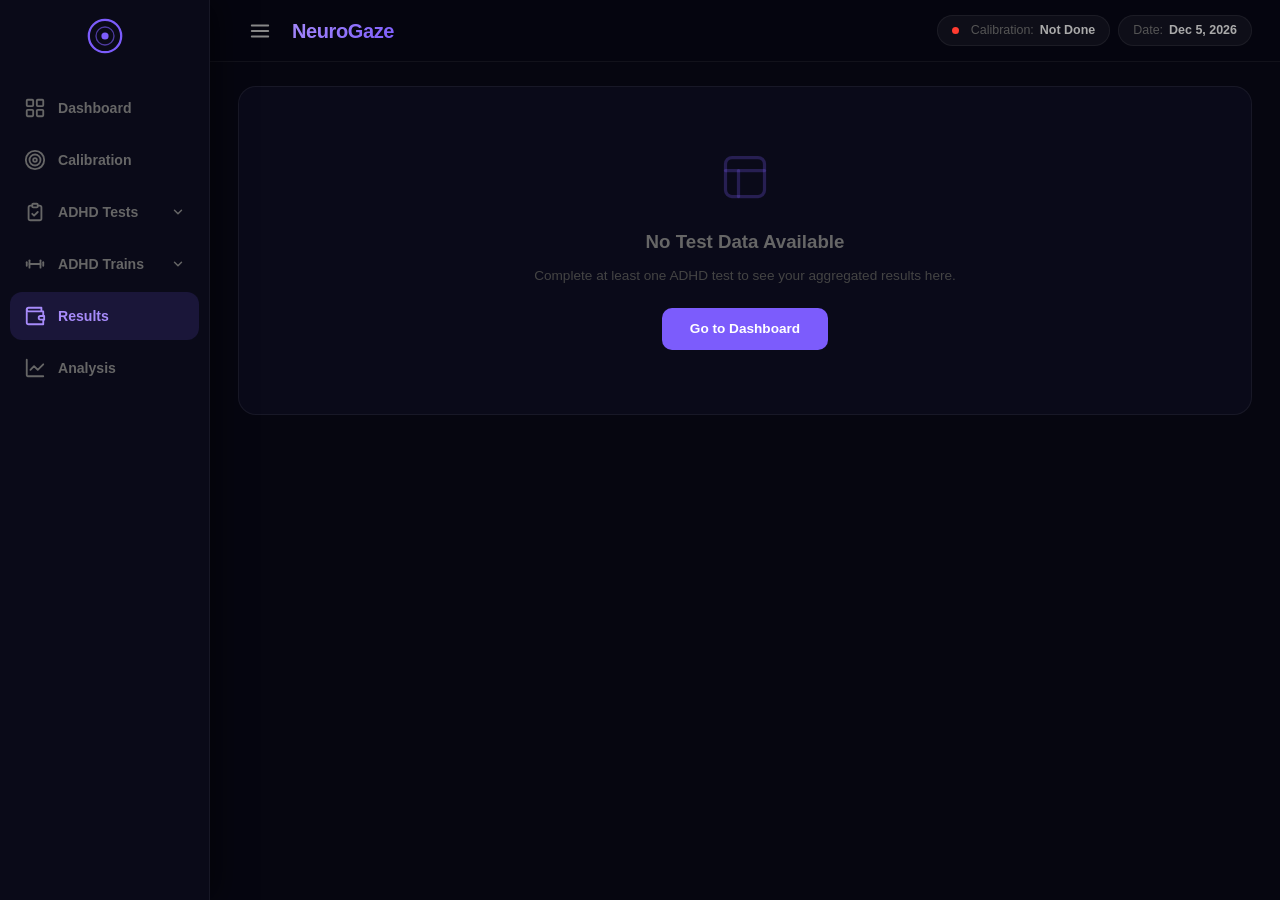
<file: results.html>
<!DOCTYPE html>
<html lang="en">
<head>
  <meta charset="UTF-8" />
  <meta name="viewport" content="width=device-width, initial-scale=1.0" />
  <title>NeuroGaze — ADHD Eye-Tracking Dashboard</title>
  <link rel="stylesheet" href="css/dashboard.css">
</head>
<body>

  <!-- ============================================================
       Sidebar
       ============================================================ -->
  <aside class="sidebar" id="sidebar">
    <div class="sidebar-top">
      <div class="logo">
        <svg viewBox="0 0 40 40" width="36" height="36" fill="none">
          <circle cx="20" cy="20" r="18" stroke="#7c5cfc" stroke-width="2.5"/>
          <circle cx="20" cy="20" r="10" stroke="#7c5cfc" stroke-width="1.5" opacity="0.6"/>
          <circle cx="20" cy="20" r="4"  fill="#7c5cfc"/>
        </svg>
      </div>
      <nav class="sidebar-nav">
        <button class="nav-item" data-page="dashboard" title="Dashboard" onclick="location.href='dashboard.html'">
          <svg width="22" height="22" viewBox="0 0 24 24" fill="none" stroke="currentColor" stroke-width="2" stroke-linecap="round" stroke-linejoin="round">
            <rect x="3" y="3" width="7" height="7" rx="1"/><rect x="14" y="3" width="7" height="7" rx="1"/>
            <rect x="3" y="14" width="7" height="7" rx="1"/><rect x="14" y="14" width="7" height="7" rx="1"/>
          </svg>
          <span>Dashboard</span>
        </button>
        <button class="nav-item" data-page="calibration" title="Calibration" onclick="location.href='calibration.html'">
          <svg width="22" height="22" viewBox="0 0 24 24" fill="none" stroke="currentColor" stroke-width="2" stroke-linecap="round" stroke-linejoin="round">
            <circle cx="12" cy="12" r="10"/><circle cx="12" cy="12" r="6"/><circle cx="12" cy="12" r="2"/>
          </svg>
          <span>Calibration</span>
        </button>
        <div class="nav-group" id="nav-group-tests">
          <button class="nav-item nav-dropdown-toggle" data-page="tests" id="nav-tests" title="ADHD Tests">
            <svg width="22" height="22" viewBox="0 0 24 24" fill="none" stroke="currentColor" stroke-width="2" stroke-linecap="round" stroke-linejoin="round">
              <path d="M9 5H7a2 2 0 0 0-2 2v12a2 2 0 0 0 2 2h10a2 2 0 0 0 2-2V7a2 2 0 0 0-2-2h-2"/>
              <rect x="9" y="3" width="6" height="4" rx="1"/><path d="m9 14 2 2 4-4"/>
            </svg>
            <span>ADHD Tests</span>
            <svg class="nav-caret" width="14" height="14" viewBox="0 0 24 24" fill="none" stroke="currentColor" stroke-width="2.5" stroke-linecap="round" stroke-linejoin="round"><path d="m6 9 6 6 6-6"/></svg>
          </button>
          <div class="nav-submenu" id="nav-submenu-tests">
            <a class="nav-subitem nav-subitem-ready" href="fixation-stability-test.html">
              <svg width="13" height="13" viewBox="0 0 24 24" fill="none" stroke="currentColor" stroke-width="2.5" stroke-linecap="round"><circle cx="12" cy="12" r="10"/><circle cx="12" cy="12" r="4"/></svg>
              Fixation Stability
            </a>
            <a class="nav-subitem nav-subitem-ready" href="antisaccade-test.html">
              <svg width="13" height="13" viewBox="0 0 24 24" fill="none" stroke="currentColor" stroke-width="2.5" stroke-linecap="round"><path d="M2 12s3-7 10-7 10 7 10 7-3 7-10 7-10-7-10-7Z"/><circle cx="12" cy="12" r="3"/></svg>
              Antisaccade Test
            </a>
            <a class="nav-subitem nav-subitem-ready" href="cpt-test.html">
              <svg width="13" height="13" viewBox="0 0 24 24" fill="none" stroke="currentColor" stroke-width="2.5" stroke-linecap="round"><polyline points="22 12 18 12 15 21 9 3 6 12 2 12"/></svg>
              CPT
            </a>
            <a class="nav-subitem nav-subitem-ready" href="distractor-recovery-test.html">
              <svg width="13" height="13" viewBox="0 0 24 24" fill="none" stroke="currentColor" stroke-width="2.5" stroke-linecap="round" stroke-linejoin="round"><circle cx="12" cy="12" r="10"/><path d="m8 12 3 3 5-5"/></svg>
              Distractor Recovery
            </a>
          </div>
        </div>
        <div class="nav-group" id="nav-group-trains">
          <button class="nav-item nav-dropdown-toggle" data-page="trains" id="nav-trains" title="ADHD Trains">
            <svg width="22" height="22" viewBox="0 0 24 24" fill="none" stroke="currentColor" stroke-width="2" stroke-linecap="round" stroke-linejoin="round">
              <path d="M6 12h12"/>
              <path d="M6 8v8"/>
              <path d="M18 8v8"/>
              <path d="M3 10v4"/>
              <path d="M21 10v4"/>
            </svg>
            <span>ADHD Trains</span>
            <svg class="nav-caret" width="14" height="14" viewBox="0 0 24 24" fill="none" stroke="currentColor" stroke-width="2.5" stroke-linecap="round" stroke-linejoin="round"><path d="m6 9 6 6 6-6"/></svg>
          </button>
          <div class="nav-submenu" id="nav-submenu-trains">
            <a class="nav-subitem nav-subitem-ready" href="fixation-stability-game.html">
              <svg width="13" height="13" viewBox="0 0 24 24" fill="none" stroke="currentColor" stroke-width="2.5" stroke-linecap="round"><circle cx="12" cy="12" r="10"/><circle cx="12" cy="12" r="4"/></svg>
              Fixation Stability
            </a>
            <a class="nav-subitem nav-subitem-ready" href="antisaccade-game.html">
              <svg width="13" height="13" viewBox="0 0 24 24" fill="none" stroke="currentColor" stroke-width="2.5" stroke-linecap="round"><path d="M2 12s3-7 10-7 10 7 10 7-3 7-10 7-10-7-10-7Z"/><circle cx="12" cy="12" r="3"/></svg>
              Antisaccade Test
            </a>
            <a class="nav-subitem nav-subitem-ready" href="cpt-game.html">
              <svg width="13" height="13" viewBox="0 0 24 24" fill="none" stroke="currentColor" stroke-width="2.5" stroke-linecap="round"><polyline points="22 12 18 12 15 21 9 3 6 12 2 12"/></svg>
              CPT
            </a>
            <a class="nav-subitem nav-subitem-ready" href="distractor-recovery-game.html">
              <svg width="13" height="13" viewBox="0 0 24 24" fill="none" stroke="currentColor" stroke-width="2.5" stroke-linecap="round" stroke-linejoin="round"><circle cx="12" cy="12" r="10"/><path d="m8 12 3 3 5-5"/></svg>
              Distractor Recovery
            </a>
          </div>
        </div>
        <button class="nav-item active" data-page="results" title="Results">
          <svg width="22" height="22" viewBox="0 0 24 24" fill="none" stroke="currentColor" stroke-width="2" stroke-linecap="round" stroke-linejoin="round">
            <path d="M21 12V7H5a2 2 0 0 1 0-4h14v4"/><path d="M3 5v14a2 2 0 0 0 2 2h16v-5"/>
            <path d="M18 12a2 2 0 0 0 0 4h4v-4Z"/>
          </svg>
          <span>Results</span>
        </button>
        <button class="nav-item" data-page="analyze" title="Analysis" onclick="location.href='analyze.html'">
          <svg width="22" height="22" viewBox="0 0 24 24" fill="none" stroke="currentColor" stroke-width="2" stroke-linecap="round" stroke-linejoin="round">
            <path d="M21 21H4a1 1 0 0 1-1-1V3"/><path d="m7 14 4-4 4 4 6-6"/>
          </svg>
          <span>Analysis</span>
        </button>
      </nav>
    </div>
  </aside>

  <!-- ============================================================
       Main Content
       ============================================================ -->
  <main class="main">

    <!-- Top bar -->
    <header class="topbar">
      <div class="topbar-left">
        <button class="hamburger" id="hamburger" aria-label="Toggle menu">
          <svg width="22" height="22" viewBox="0 0 24 24" fill="none" stroke="currentColor" stroke-width="2" stroke-linecap="round"><line x1="3" y1="6" x2="21" y2="6"/><line x1="3" y1="12" x2="21" y2="12"/><line x1="3" y1="18" x2="21" y2="18"/></svg>
        </button>
        <h1 class="page-title">NeuroGaze</h1>
      </div>
      <div class="topbar-right">
        <div class="topbar-pill">
          <span class="pill-dot"></span>
          Calibration: <strong id="cal-status">Not Done</strong>
        </div>
        <div class="topbar-pill">Date: <strong id="dash-date">—</strong></div>
      </div>
    </header>

    <!-- ── Results Dashboard ──────────────────────────────────────── -->
    <section class="res-page">

      <!-- No-data state -->
      <div id="res-no-data" class="card res-empty-card">
        <svg width="52" height="52" viewBox="0 0 24 24" fill="none" stroke="rgba(124,92,252,0.25)" stroke-width="1.5" stroke-linecap="round">
          <rect x="3" y="3" width="18" height="18" rx="3"/><path d="M3 9h18"/><path d="M9 21V9"/>
        </svg>
        <h3>No Test Data Available</h3>
        <p>Complete at least one ADHD test to see your aggregated results here.</p>
        <a href="dashboard.html" class="res-cta-btn">Go to Dashboard</a>
      </div>

      <!-- Results content -->
      <div id="res-content" style="display:none;">

        <!-- Page header -->
        <div class="res-page-header">
          <h2>ADHD Screening Results</h2>
          <p>Aggregated oculomotor biomarker analysis across 4 test batteries</p>
        </div>

        <!-- ── 4 Test summary cards (2×2 grid) ──────────────────── -->
        <div class="res-cards-grid">

          <!-- Fixation Stability Card -->
          <div id="res-card-fixation" class="res-test-card res-test-card--fixation" data-test="fixation">
            <div class="res-tc-header">
              <div class="res-tc-icon res-tc-icon--fixation">
                <svg width="18" height="18" viewBox="0 0 24 24" fill="none" stroke="currentColor" stroke-width="2.2" stroke-linecap="round"><circle cx="12" cy="12" r="10"/><circle cx="12" cy="12" r="4"/></svg>
              </div>
              <span class="res-tc-badge" id="res-badge-fixation">Not Completed</span>
            </div>
            <h3 class="res-tc-title">Fixation Stability</h3>
            <p class="res-tc-subtitle">Oculomotor steadiness</p>
            <div class="res-tc-metrics" id="res-metrics-fixation">
              <div class="res-tc-metric"><span class="res-tc-val">—</span><span class="res-tc-lbl">BCEA (°²)</span></div>
              <div class="res-tc-metric"><span class="res-tc-val">—</span><span class="res-tc-lbl">Quiet Eye</span></div>
              <div class="res-tc-metric"><span class="res-tc-val">—</span><span class="res-tc-lbl">SWJ</span></div>
            </div>
            <div class="res-tc-footer">
              <div class="res-tc-prob" id="res-prob-fixation"><span class="res-tc-prob-val">—</span></div>
              <span class="res-tc-link">View Details →</span>
            </div>
          </div>

          <!-- Antisaccade Card -->
          <div id="res-card-antisaccade" class="res-test-card res-test-card--antisaccade" data-test="antisaccade">
            <div class="res-tc-header">
              <div class="res-tc-icon res-tc-icon--antisaccade">
                <svg width="18" height="18" viewBox="0 0 24 24" fill="none" stroke="currentColor" stroke-width="2.2" stroke-linecap="round"><path d="M2 12s3-7 10-7 10 7 10 7-3 7-10 7-10-7-10-7Z"/><circle cx="12" cy="12" r="3"/></svg>
              </div>
              <span class="res-tc-badge" id="res-badge-antisaccade">Not Completed</span>
            </div>
            <h3 class="res-tc-title">Antisaccade Test</h3>
            <p class="res-tc-subtitle">Inhibitory control</p>
            <div class="res-tc-metrics" id="res-metrics-antisaccade">
              <div class="res-tc-metric"><span class="res-tc-val">—</span><span class="res-tc-lbl">Error Rate</span></div>
              <div class="res-tc-metric"><span class="res-tc-val">—</span><span class="res-tc-lbl">Latency</span></div>
              <div class="res-tc-metric"><span class="res-tc-val">—</span><span class="res-tc-lbl">CV</span></div>
            </div>
            <div class="res-tc-footer">
              <div class="res-tc-prob" id="res-prob-antisaccade"><span class="res-tc-prob-val">—</span></div>
              <span class="res-tc-link">View Details →</span>
            </div>
          </div>

          <!-- CPT Card -->
          <div id="res-card-cpt" class="res-test-card res-test-card--cpt" data-test="cpt">
            <div class="res-tc-header">
              <div class="res-tc-icon res-tc-icon--cpt">
                <svg width="18" height="18" viewBox="0 0 24 24" fill="none" stroke="currentColor" stroke-width="2.2" stroke-linecap="round"><polyline points="22 12 18 12 15 21 9 3 6 12 2 12"/></svg>
              </div>
              <span class="res-tc-badge" id="res-badge-cpt">Not Completed</span>
            </div>
            <h3 class="res-tc-title">CPT Go/No-Go</h3>
            <p class="res-tc-subtitle">Sustained attention</p>
            <div class="res-tc-metrics" id="res-metrics-cpt">
              <div class="res-tc-metric"><span class="res-tc-val">—</span><span class="res-tc-lbl">Commission</span></div>
              <div class="res-tc-metric"><span class="res-tc-val">—</span><span class="res-tc-lbl">RTV</span></div>
              <div class="res-tc-metric"><span class="res-tc-val">—</span><span class="res-tc-lbl">Omission</span></div>
            </div>
            <div class="res-tc-footer">
              <div class="res-tc-prob" id="res-prob-cpt"><span class="res-tc-prob-val">—</span></div>
              <span class="res-tc-link">View Details →</span>
            </div>
          </div>

          <!-- Distractor Recovery Card -->
          <div id="res-card-distractor" class="res-test-card res-test-card--distractor" data-test="distractor">
            <div class="res-tc-header">
              <div class="res-tc-icon res-tc-icon--distractor">
                <svg width="20" height="20" viewBox="0 0 24 24" fill="none" stroke="currentColor" stroke-width="2" stroke-linecap="round" stroke-linejoin="round"><circle cx="12" cy="12" r="10"/><path d="m8 12 3 3 5-5"/></svg>
              </div>
              <span class="res-tc-badge" id="res-badge-distractor">Not Completed</span>
            </div>
            <h3 class="res-tc-title">Distractor Recovery</h3>
            <p class="res-tc-subtitle">Attentional reorientation</p>
            <div class="res-tc-metrics" id="res-metrics-distractor">
              <div class="res-tc-metric"><span class="res-tc-val">—</span><span class="res-tc-lbl">GRL</span></div>
              <div class="res-tc-metric"><span class="res-tc-val">—</span><span class="res-tc-lbl">Capture</span></div>
              <div class="res-tc-metric"><span class="res-tc-val">—</span><span class="res-tc-lbl">Off-Task</span></div>
            </div>
            <div class="res-tc-footer">
              <div class="res-tc-prob" id="res-prob-distractor"><span class="res-tc-prob-val">—</span></div>
              <span class="res-tc-link">View Details →</span>
            </div>
          </div>

        </div><!-- .res-cards-grid -->

        <!-- ── Composite Result Card (large, bottom) ─────────────── -->
        <div class="res-composite-card card">

          <div class="res-comp-top">
            <!-- Left: gauge -->
            <div class="res-comp-gauge">
              <div class="res-gauge-wrap">
                <svg viewBox="0 0 200 115" class="res-gauge-svg">
                  <defs>
                    <linearGradient id="gauge-bg-grad" x1="0%" y1="0%" x2="100%" y2="0%">
                      <stop offset="0%" stop-color="#4cd964" stop-opacity="0.12"/>
                      <stop offset="50%" stop-color="#ff9500" stop-opacity="0.12"/>
                      <stop offset="100%" stop-color="#ff3b30" stop-opacity="0.12"/>
                    </linearGradient>
                  </defs>
                  <path d="M 10 100 A 90 90 0 0 1 190 100" fill="none"
                        stroke="url(#gauge-bg-grad)" stroke-width="16" stroke-linecap="round"/>
                  <path id="res-gauge-arc" d="M 10 100 A 90 90 0 0 1 190 100" fill="none"
                        stroke="#4cd964" stroke-width="16" stroke-linecap="round"
                        stroke-dasharray="283" stroke-dashoffset="283"/>
                  <g id="res-gauge-needle" transform="rotate(-90 100 100)">
                    <line x1="100" y1="100" x2="100" y2="24"
                          stroke="#fff" stroke-width="2" stroke-linecap="round" opacity="0.85"/>
                    <circle cx="100" cy="100" r="4.5" fill="#fff" opacity="0.85"/>
                  </g>
                  <!-- Scale labels -->
                  <text x="10" y="113" fill="#444" font-size="9" text-anchor="middle">0</text>
                  <text x="100" y="12" fill="#444" font-size="9" text-anchor="middle">50</text>
                  <text x="190" y="113" fill="#444" font-size="9" text-anchor="middle">100</text>
                </svg>
                <div class="res-gauge-center">
                  <span id="res-gauge-pct" class="res-gauge-pct-text">0%</span>
                  <span id="res-gauge-label" class="res-gauge-label-text">Calculating…</span>
                </div>
              </div>
              <div id="res-tests-used" class="res-tests-used"></div>
            </div>

            <!-- Right: bars -->
            <div class="res-comp-bars">
              <div class="res-comp-bars-title">Per-Test Risk Breakdown</div>
              <div id="res-bar-antisaccade" class="res-bar-row"></div>
              <div id="res-bar-cpt"         class="res-bar-row"></div>
              <div id="res-bar-distractor"   class="res-bar-row"></div>
              <div id="res-bar-fixation"     class="res-bar-row"></div>
            </div>
          </div>

          <!-- Bottom: summary -->
          <div class="res-comp-summary">
            <div id="res-summary-icon" class="res-summary-icon">🧠</div>
            <div class="res-summary-text">
              <h3 id="res-summary-title">Analyzing…</h3>
              <p id="res-summary-body">Please wait while the biomarkers are computed.</p>
            </div>
          </div>

          <!-- Disclaimer -->
          <div class="res-disclaimer">
            ⚠ This is a <strong>research screening tool</strong>, not a clinical diagnosis. Consult a qualified clinician for any diagnostic assessment.
          </div>

        </div><!-- .res-composite-card -->

      </div><!-- #res-content -->
    </section>

    <!-- ── Detail panel (fullscreen overlay within main) ─────── -->
    <section id="res-detail" class="res-detail" style="display:none;">
      <button id="res-detail-back" class="res-detail-back" title="Back to Results">
        <svg width="20" height="20" viewBox="0 0 24 24" fill="none" stroke="currentColor" stroke-width="2.5" stroke-linecap="round" stroke-linejoin="round"><path d="m15 18-6-6 6-6"/></svg>
        <span>Back to Results</span>
      </button>
      <div id="res-detail-content" class="res-detail-content"></div>
    </section>

  </main>

  <link rel="stylesheet" href="css/results.css">

  <div id="sidebar-backdrop"></div>
  <script src="js/results.js"></script>
</body>
</html>
</file>
<file: css/antisaccade-game.css>
/* ── Reset & Base ──────────────────────────────────────── */
    *, *::before, *::after { box-sizing: border-box; margin: 0; padding: 0; }

    body {
      background: #030610;
      color: #e0e0e0;
      font-family: -apple-system, BlinkMacSystemFont, 'Segoe UI', Roboto, 'Helvetica Neue', Arial, sans-serif;
      min-height: 100vh;
      overflow: hidden;
      user-select: none;
    }

    /* ── Screen system ────────────────────────────────────── */
    .screen { display: none; position: fixed; inset: 0; }
    .screen.active { display: flex; }

    /* ────────────────────────────────────────────────────────
       INTRO SCREEN
    ──────────────────────────────────────────────────────── */
    #screen-intro {
      flex-direction: column;
      align-items: center;
      justify-content: center;
      background: radial-gradient(ellipse at 50% 0%, rgba(14,165,233,0.13) 0%, transparent 65%), #030610;
    }

    .intro-card {
      background: linear-gradient(145deg, #0a0e24, #101428);
      border: 1px solid rgba(14,165,233,0.22);
      border-radius: 20px;
      padding: 44px 52px;
      max-width: 560px;
      width: 90%;
      text-align: center;
      box-shadow: 0 30px 90px rgba(0,0,0,0.65), 0 0 80px rgba(14,165,233,0.06);
      max-height: 95vh;
      overflow-y: auto;
    }

    .intro-icon { font-size: 68px; margin-bottom: 18px; }

    .intro-title {
      font-size: 2rem;
      font-weight: 800;
      background: linear-gradient(135deg, #5ce0f0 0%, #0ea5e9 100%);
      -webkit-background-clip: text;
      -webkit-text-fill-color: transparent;
      background-clip: text;
      margin-bottom: 10px;
      letter-spacing: -0.02em;
    }

    .intro-subtitle {
      font-size: 0.95rem;
      color: #999;
      margin-bottom: 28px;
      line-height: 1.6;
    }

    .intro-rules {
      text-align: left;
      background: rgba(14,165,233,0.06);
      border: 1px solid rgba(14,165,233,0.14);
      border-radius: 12px;
      padding: 18px 22px;
      margin-bottom: 28px;
      font-size: 0.88rem;
      color: #ccc;
      line-height: 1.95;
    }
    .intro-rules li { list-style: none; padding-left: 4px; }
    .intro-rules li::before { content: '◆ '; color: #5ce0f0; font-size: 0.6em; vertical-align: middle; }

    /* ── Shared Buttons ───────────────────────────────────── */
    .btn {
      background: linear-gradient(135deg, #0ea5e9, #5ce0f0);
      border: none;
      border-radius: 12px;
      color: #fff;
      font-size: 1rem;
      font-weight: 700;
      padding: 14px 36px;
      cursor: pointer;
      letter-spacing: 0.04em;
      transition: opacity 0.18s, transform 0.15s, box-shadow 0.18s;
      box-shadow: 0 8px 28px rgba(14,165,233,0.35);
    }
    .btn:hover { opacity: 0.9; transform: translateY(-2px); box-shadow: 0 12px 40px rgba(14,165,233,0.5); }
    .btn:active { transform: translateY(0); }
    .btn-ghost {
      background: transparent;
      border: 1px solid rgba(14,165,233,0.38);
      color: #5ce0f0;
      box-shadow: none;
      text-decoration: none;
    }
    .btn-ghost:hover { background: rgba(14,165,233,0.1); box-shadow: none; }
    .btn-sm { padding: 10px 18px; font-size: 0.88rem; }

    /* ── Calibrating Screen ───────────────────────────────── */
    #screen-calibrating {
      flex-direction: column;
      align-items: center;
      justify-content: center;
      gap: 20px;
      background: #030610;
    }
    .cal-msg { font-size: 1.1rem; color: #5ce0f0; font-weight: 600; }
    .cal-spinner {
      width: 52px; height: 52px;
      border: 4px solid rgba(92,224,240,0.18);
      border-top-color: #5ce0f0;
      border-radius: 50%;
      animation: spin 0.9s linear infinite;
    }

    /* ────────────────────────────────────────────────────────
       GAME SCREEN
    ──────────────────────────────────────────────────────── */
    #screen-game {
      flex-direction: column;
      align-items: center;
      justify-content: center;
      background: #030610;
      overflow: hidden;
    }

    /* Animated scan-line grid */
    #screen-game::before {
      content: '';
      position: absolute;
      inset: 0;
      background-image:
        linear-gradient(rgba(14,165,233,0.035) 1px, transparent 1px),
        linear-gradient(90deg, rgba(14,165,233,0.035) 1px, transparent 1px);
      background-size: 64px 64px;
      pointer-events: none;
      animation: gridScroll 22s linear infinite;
      z-index: 0;
    }
    @keyframes gridScroll {
      0%   { transform: translateY(0); }
      100% { transform: translateY(64px); }
    }

    /* ── HUD Card ─────────────────────────────────────────── */
    .sdf-hud {
      position: fixed;
      top: 16px;
      left: 50%;
      transform: translateX(-50%);
      display: flex;
      align-items: center;
      justify-content: center;
      gap: 0;
      padding: 8px 6px;
      background: linear-gradient(145deg, rgba(10,14,36,0.92), rgba(16,20,40,0.92));
      backdrop-filter: blur(16px);
      -webkit-backdrop-filter: blur(16px);
      border: 1px solid rgba(14,165,233,0.22);
      border-radius: 16px;
      box-shadow: 0 8px 32px rgba(0,0,0,0.55), 0 0 0 0.5px rgba(14,165,233,0.08);
      z-index: 10;
      white-space: nowrap;
    }
    .hud-item {
      display: flex; flex-direction: column; align-items: center; gap: 1px;
      padding: 4px 20px;
    }
    .hud-item + .hud-item { border-left: 1px solid rgba(14,165,233,0.14); }
    .hud-label { font-size: 0.58rem; text-transform: uppercase; letter-spacing: 0.12em; color: #3a4a5a; }
    .hud-value { font-size: 0.95rem; font-weight: 700; color: #e0e0e0; transition: color 0.3s; }
    .hud-value.accent {
      background: linear-gradient(135deg, #5ce0f0, #0ea5e9);
      -webkit-background-clip: text;
      -webkit-text-fill-color: transparent;
      background-clip: text;
    }
    .hud-value.streak-fire {
      background: linear-gradient(135deg, #ffcc00, #ff9500);
      -webkit-background-clip: text;
      -webkit-text-fill-color: transparent;
      background-clip: text;
    }

    /* ── Arena ────────────────────────────────────────────── */
    #sdf-arena {
      position: relative;
      width: 100vw;
      height: 100vh;
      z-index: 1;
    }

    /* Horizontal divider track line */
    #sdf-arena::after {
      content: '';
      position: absolute;
      top: 50%; left: 8%; right: 8%;
      height: 1px;
      background: linear-gradient(90deg,
        transparent 0%,
        rgba(14,165,233,0.12) 15%,
        rgba(14,165,233,0.12) 85%,
        transparent 100%);
      pointer-events: none;
      transform: translateY(-50%);
    }

    /* ────────────────────────────────────────────────────────
       SHIELD ZONES
    ──────────────────────────────────────────────────────── */
    .shield-zone {
      position: absolute;
      top: 50%;
      transform: translateY(-50%);
      width: 176px;
      height: 176px;
      display: flex;
      flex-direction: column;
      align-items: center;
      justify-content: center;
      z-index: 5;
    }
    #shield-left  { left:  4%; }
    #shield-right { right: 4%; }

    /* Outer dashed ring — slow counter-rotation */
    .shield-ring-outer {
      position: absolute; inset: 0;
      border-radius: 50%;
      border: 2px dashed rgba(92,224,240,0.2);
      animation: shieldIdleSpin 10s linear infinite;
      transition: border-color 0.3s, border-style 0.3s;
    }
    #shield-right .shield-ring-outer { animation-direction: reverse; }

    /* Middle segmented ring */
    .shield-ring-mid {
      position: absolute; inset: 14px;
      border-radius: 50%;
      border: 1.5px solid rgba(92,224,240,0.12);
      animation: shieldIdleSpin 6s linear infinite reverse;
      transition: border-color 0.3s;
    }
    #shield-right .shield-ring-mid { animation-direction: normal; }

    /* Inner glow disc */
    .shield-disc {
      position: absolute; inset: 30px;
      border-radius: 50%;
      background: radial-gradient(circle, rgba(14,165,233,0.06) 0%, transparent 70%);
      border: 1px solid rgba(92,224,240,0.1);
      transition: all 0.25s ease;
    }

    /* Shield icon */
    .shield-glyph {
      position: relative; z-index: 3;
      font-size: 2.0rem;
      color: rgba(92,224,240,0.3);
      transition: color 0.25s, filter 0.25s, transform 0.3s;
      filter: drop-shadow(0 0 0px rgba(92,224,240,0));
    }
    .shield-label {
      position: relative; z-index: 3;
      margin-top: 4px;
      font-size: 0.58rem;
      font-weight: 700;
      letter-spacing: 0.20em;
      text-transform: uppercase;
      color: rgba(92,224,240,0.2);
      transition: color 0.3s;
    }

    /* Threat orb — inside its shield zone (hidden by default) */
    .zone-orb {
      position: absolute;
      width: 54px; height: 54px;
      top: 50%; left: 50%;
      transform: translate(-50%, -50%) scale(0);
      border-radius: 50%;
      background: radial-gradient(circle at 38% 36%, #ffee88, #ff8c00 42%, #cc3300 82%);
      box-shadow:
        0 0 0 5px rgba(255,160,0,0.18),
        0 0 22px 6px rgba(255,130,0,0.55),
        0 0 55px 10px rgba(255,80,0,0.25);
      z-index: 6;
      opacity: 0;
      transition: transform 0.25s cubic-bezier(0.2,0,0,1.4), opacity 0.2s ease;
      pointer-events: none;
    }
    .zone-orb.spawning {
      opacity: 1;
      transform: translate(-50%, -50%) scale(1);
      animation: orbCharge 0.3s ease-out;
    }
    /* Charge up: orb slowly grows while reaction window runs */
    .zone-orb.charging {
      opacity: 1;
      transform: translate(-50%, -50%) scale(1);
      animation: orbPulse 0.45s ease-in-out infinite alternate;
    }
    /* Overcharge at <30% remaining time */
    .zone-orb.critical {
      animation: orbCritical 0.22s ease-in-out infinite alternate;
    }
    /* Locked on to player's reflex gaze – dramatic zoom before fail */
    .zone-orb.locked-on {
      animation: orbLockOn 0.2s ease-in forwards;
    }

    @keyframes orbCharge {
      0%   { transform: translate(-50%,-50%) scale(0.3); }
      60%  { transform: translate(-50%,-50%) scale(1.12); }
      100% { transform: translate(-50%,-50%) scale(1); }
    }
    @keyframes orbPulse {
      0%   { box-shadow: 0 0 0 5px rgba(255,160,0,0.18), 0 0 22px 6px rgba(255,130,0,0.55), 0 0 55px 10px rgba(255,80,0,0.25); }
      100% { box-shadow: 0 0 0 10px rgba(255,160,0,0.12), 0 0 35px 12px rgba(255,130,0,0.75), 0 0 80px 16px rgba(255,80,0,0.4); }
    }
    @keyframes orbCritical {
      0%   { box-shadow: 0 0 0 8px rgba(255,80,0,0.28), 0 0 40px 14px rgba(255,60,0,0.8), 0 0 90px 20px rgba(255,0,0,0.5); filter: brightness(1.1); }
      100% { box-shadow: 0 0 0 16px rgba(255,40,0,0.18), 0 0 60px 20px rgba(255,40,0,1), 0 0 120px 28px rgba(200,0,0,0.6); filter: brightness(1.35); }
    }
    @keyframes orbLockOn {
      0%   { transform: translate(-50%,-50%) scale(1); }
      100% { transform: translate(-50%,-50%) scale(1.6); filter: brightness(2); }
    }

    /* ── STATE: gaze-on (player looking at this shield) ────── */
    .shield-zone.gaze-on .shield-ring-outer {
      border-color: rgba(92,224,240,0.55);
      border-style: solid;
    }
    .shield-zone.gaze-on .shield-ring-mid {
      border-color: rgba(92,224,240,0.35);
    }
    .shield-zone.gaze-on .shield-disc {
      background: radial-gradient(circle, rgba(92,224,240,0.2) 0%, transparent 70%);
      border-color: rgba(92,224,240,0.38);
      box-shadow: 0 0 30px rgba(92,224,240,0.16) inset;
    }
    .shield-zone.gaze-on .shield-glyph {
      color: rgba(92,224,240,0.85);
      filter: drop-shadow(0 0 10px rgba(92,224,240,0.6));
      transform: scale(1.08);
    }
    .shield-zone.gaze-on .shield-label { color: rgba(92,224,240,0.5); }

    /* ── STATE: threatened (orb charging here) ─────────────── */
    .shield-zone.threatened .shield-ring-outer {
      border-color: rgba(255,160,0,0.55);
      border-style: solid;
      animation: threatRingSpin 1.8s linear infinite;
    }
    .shield-zone.threatened .shield-ring-mid {
      border-color: rgba(255,160,0,0.3);
    }
    .shield-zone.threatened .shield-disc {
      background: radial-gradient(circle, rgba(255,120,0,0.14) 0%, transparent 70%);
      border-color: rgba(255,160,0,0.28);
    }
    .shield-zone.threatened .shield-glyph { color: rgba(255,160,0,0.55); }
    .shield-zone.threatened .shield-label { color: rgba(255,160,0,0.35); }

    @keyframes threatRingSpin {
      0%   { border-width: 2px; border-color: rgba(255,160,0,0.45); }
      50%  { border-width: 3px; border-color: rgba(255,180,0,0.7); box-shadow: 0 0 18px rgba(255,160,0,0.25); }
      100% { border-width: 2px; border-color: rgba(255,160,0,0.45); }
    }

    /* ── STATE: deflecting (success animation) ─────────────── */
    .shield-zone.deflecting .shield-ring-outer {
      border-color: rgba(92,224,240,0.95);
      border-style: solid;
      animation: deflectRingSpin 0.25s linear infinite;
    }
    .shield-zone.deflecting .shield-ring-mid {
      border-color: rgba(92,224,240,0.7);
      animation: deflectRingSpin 0.18s linear infinite reverse;
    }
    .shield-zone.deflecting .shield-disc {
      animation: deflectDiscFlash 0.65s ease-out forwards;
    }
    .shield-zone.deflecting .shield-glyph {
      color: #fff;
      filter: drop-shadow(0 0 18px rgba(92,224,240,0.95));
      animation: glyphBurst 0.55s ease-out forwards;
    }
    .shield-zone.deflecting .shield-label { color: #5ce0f0; }

    @keyframes deflectRingSpin { to { transform: rotate(360deg); } }
    @keyframes shieldIdleSpin  { to { transform: rotate(360deg); } }

    @keyframes deflectDiscFlash {
      0%   { background: radial-gradient(circle, rgba(92,224,240,0.7) 0%, rgba(92,224,240,0.2) 50%, transparent 75%);
             box-shadow: 0 0 55px 18px rgba(92,224,240,0.55); transform: scale(1); }
      35%  { background: radial-gradient(circle, rgba(255,255,255,0.9) 0%, rgba(92,224,240,0.6) 40%, transparent 70%);
             box-shadow: 0 0 85px 30px rgba(92,224,240,0.7); transform: scale(1.25); }
      100% { background: radial-gradient(circle, rgba(14,165,233,0.06) 0%, transparent 70%);
             box-shadow: 0 0 0 rgba(92,224,240,0); transform: scale(1); }
    }
    @keyframes glyphBurst {
      0%   { transform: scale(1); }
      30%  { transform: scale(1.5); }
      65%  { transform: scale(0.92); }
      100% { transform: scale(1); }
    }

    /* ── STATE: shield breached (fail — same-side gaze) ─────── */
    .shield-zone.breached .shield-ring-outer {
      border-color: rgba(255,59,48,0.7);
      border-style: solid;
      animation: breachPulse 0.18s ease-in-out 3;
    }
    .shield-zone.breached .shield-disc {
      background: radial-gradient(circle, rgba(255,59,48,0.45) 0%, transparent 70%);
      box-shadow: 0 0 40px rgba(255,59,48,0.4);
    }
    .shield-zone.breached .shield-glyph {
      color: rgba(255,59,48,0.9);
      filter: drop-shadow(0 0 14px rgba(255,59,48,0.8));
    }
    @keyframes breachPulse {
      0%, 100% { box-shadow: none; }
      50%       { box-shadow: 0 0 30px rgba(255,59,48,0.5); }
    }

    /* ────────────────────────────────────────────────────────
       CENTER STATION
    ──────────────────────────────────────────────────────── */
    #center-station {
      position: absolute;
      top: 50%; left: 50%;
      transform: translate(-50%, -50%);
      width: 92px; height: 92px;
      display: flex; align-items: center; justify-content: center;
      z-index: 4;
      pointer-events: none;
    }

    /* Timer SVG ring */
    #timer-svg {
      position: absolute;
      width: 100%; height: 100%;
      overflow: visible;
    }
    #timer-ring {
      transition: stroke 0.4s ease;
    }

    /* Station core glow */
    #station-core {
      position: relative;
      z-index: 2;
      width: 22px; height: 22px;
      border-radius: 50%;
      background: radial-gradient(circle, rgba(92,224,240,0.6), rgba(14,165,233,0.15));
      box-shadow: 0 0 14px 4px rgba(92,224,240,0.25), 0 0 30px rgba(14,165,233,0.15);
      animation: coreBreath 2.8s ease-in-out infinite alternate;
    }
    @keyframes coreBreath {
      0%   { box-shadow: 0 0 10px 3px rgba(92,224,240,0.2), 0 0 24px rgba(14,165,233,0.1); }
      100% { box-shadow: 0 0 20px 7px rgba(92,224,240,0.35), 0 0 50px rgba(14,165,233,0.25); }
    }
    #center-station.critical #station-core {
      background: radial-gradient(circle, rgba(255,200,0,0.85), rgba(255,100,0,0.3));
      animation: coreCritical 0.25s ease-in-out infinite alternate;
    }
    @keyframes coreCritical {
      0%   { box-shadow: 0 0 15px 5px rgba(255,180,0,0.5), 0 0 30px rgba(255,80,0,0.3); }
      100% { box-shadow: 0 0 30px 10px rgba(255,180,0,0.8), 0 0 60px rgba(255,40,0,0.5); }
    }
    #center-station.exploding #station-core {
      animation: coreExplode 0.5s ease-out forwards;
    }
    @keyframes coreExplode {
      0%   { transform: scale(1); opacity: 1; }
      40%  { transform: scale(3.5); box-shadow: 0 0 60px 20px rgba(255,59,48,0.9); opacity: 1; }
      100% { transform: scale(0.5); opacity: 0; }
    }

    /* ────────────────────────────────────────────────────────
       DIRECTION HINT LABEL
    ──────────────────────────────────────────────────────── */
    #direction-label {
      position: fixed;
      top: 78px;
      left: 50%;
      transform: translateX(-50%);
      z-index: 20;
      font-size: 0.88rem;
      font-weight: 800;
      letter-spacing: 0.14em;
      text-transform: uppercase;
      color: #5ce0f0;
      background: rgba(3,6,16,0.82);
      backdrop-filter: blur(8px);
      padding: 7px 20px;
      border-radius: 8px;
      border: 1px solid rgba(92,224,240,0.28);
      opacity: 0;
      transition: opacity 0.18s ease;
      pointer-events: none;
      white-space: nowrap;
    }
    #direction-label.visible { opacity: 1; }

    /* ────────────────────────────────────────────────────────
       FLOATING LABELS (combo, speed-up)
    ──────────────────────────────────────────────────────── */
    #combo-label {
      position: fixed;
      top: 50%; left: 50%;
      transform: translate(-50%, -50%);
      z-index: 30;
      font-size: 2.4rem;
      font-weight: 900;
      color: #ffcc00;
      text-shadow: 0 0 24px rgba(255,200,0,0.85), 0 0 48px rgba(255,150,0,0.4);
      pointer-events: none;
      opacity: 0;
      letter-spacing: -0.02em;
    }
    #combo-label.show {
      animation: comboPop 0.85s cubic-bezier(0.2,0,0,1.4) forwards;
    }
    @keyframes comboPop {
      0%   { opacity: 0; transform: translate(-50%, -50%) scale(0.35); }
      28%  { opacity: 1; transform: translate(-50%, -58%) scale(1.22); }
      60%  { opacity: 1; transform: translate(-50%, -65%) scale(1.0); }
      100% { opacity: 0; transform: translate(-50%, -75%) scale(0.9); }
    }

    #speedup-label {
      position: fixed;
      top: 84px; left: 50%;
      transform: translateX(-50%);
      z-index: 20;
      font-size: 0.76rem;
      font-weight: 700;
      letter-spacing: 0.16em;
      text-transform: uppercase;
      color: #ffaa00;
      pointer-events: none;
      opacity: 0;
    }
    #speedup-label.show {
      animation: speedupFade 1.4s ease-out forwards;
    }
    @keyframes speedupFade {
      0%   { opacity: 0; transform: translateX(-50%) translateY(0); }
      20%  { opacity: 1; transform: translateX(-50%) translateY(-5px); }
      70%  { opacity: 1; transform: translateX(-50%) translateY(-10px); }
      100% { opacity: 0; transform: translateX(-50%) translateY(-18px); }
    }

    /* ────────────────────────────────────────────────────────
       BURST PARTICLES
    ──────────────────────────────────────────────────────── */
    .burst-particle {
      position: fixed;
      border-radius: 50%;
      pointer-events: none;
      animation: burstFly var(--dur, 0.7s) ease-out forwards;
    }
    @keyframes burstFly {
      0%   { opacity: 1; transform: translate(0,0) scale(1); }
      100% { opacity: 0; transform: translate(var(--bx),var(--by)) scale(0.1); }
    }

    /* ────────────────────────────────────────────────────────
       FULL-SCREEN OVERLAYS
    ──────────────────────────────────────────────────────── */
    #fail-flash {
      position: fixed; inset: 0;
      background: transparent;
      pointer-events: none;
      z-index: 50;
    }
    #fail-flash.show { animation: failFlash 0.55s ease-out forwards; }
    @keyframes failFlash {
      0%   { background: rgba(255,59,48,0.48); }
      100% { background: rgba(255,59,48,0); }
    }

    #success-flash {
      position: fixed; inset: 0;
      background: transparent;
      pointer-events: none;
      z-index: 50;
    }
    #success-flash.show { animation: successFlash 0.4s ease-out forwards; }
    @keyframes successFlash {
      0%   { background: rgba(92,224,240,0.18); }
      100% { background: rgba(92,224,240,0); }
    }

    /* ────────────────────────────────────────────────────────
       GAME OVER SCREEN
    ──────────────────────────────────────────────────────── */
    #screen-gameover {
      flex-direction: column;
      align-items: center;
      justify-content: center;
      gap: 22px;
      background:
        radial-gradient(ellipse at 50% 35%, rgba(14,165,233,0.15) 0%, transparent 55%),
        radial-gradient(ellipse at 50% 72%, rgba(255,59,48,0.07) 0%, transparent 48%),
        #030610;
    }

    .go-card {
      background: linear-gradient(160deg, #060c18 0%, #070c1a 60%, #0a0e22 100%);
      border: 1px solid rgba(14,165,233,0.28);
      border-radius: 24px;
      padding: 44px 48px 40px;
      max-width: 480px;
      width: 90%;
      text-align: center;
      box-shadow: 0 32px 80px rgba(0,0,0,0.72), 0 0 50px rgba(14,165,233,0.08);
      animation: goPopIn 0.48s cubic-bezier(0.22, 1, 0.36, 1) both;
    }
    @keyframes goPopIn {
      0%   { opacity: 0; transform: scale(0.82) translateY(18px); }
      100% { opacity: 1; transform: scale(1)    translateY(0); }
    }

    .go-icon {
      width: 80px; height: 80px;
      border-radius: 50%;
      background: rgba(255,59,48,0.10);
      border: 1.5px solid rgba(255,59,48,0.28);
      box-shadow: 0 0 28px rgba(255,59,48,0.18);
      display: flex; align-items: center; justify-content: center;
      margin: 0 auto 20px;
      font-size: 40px;
      line-height: 1;
    }
    .go-title {
      font-size: 1.9rem; font-weight: 800;
      background: linear-gradient(135deg, #ff7a70 0%, #ff3b30 100%);
      -webkit-background-clip: text;
      -webkit-text-fill-color: transparent;
      background-clip: text;
      margin-bottom: 4px; letter-spacing: -0.03em;
    }
    .go-reason { font-size: 0.82rem; color: #444; margin-bottom: 4px; }
    .go-sub { font-size: 0.9rem; color: #666; margin-bottom: 26px; line-height: 1.65; }

    .go-scores {
      display: grid;
      grid-template-columns: repeat(auto-fit, minmax(120px, 1fr));
      gap: 10px;
      margin-bottom: 28px;
    }
    .score-pill {
      background: rgba(255,59,48,0.07);
      border: 1px solid rgba(255,59,48,0.18);
      border-radius: 14px;
      padding: 14px 10px 12px;
      font-size: 0.76rem;
      color: #666;
      letter-spacing: 0.01em;
    }
    .score-pill strong {
      color: #ff6b60;
      font-size: 1.55rem;
      font-weight: 800;
      display: block;
      margin-bottom: 4px;
      letter-spacing: -0.02em;
      line-height: 1.1;
    }
    .score-pill.highlight { background: rgba(14,165,233,0.08); border-color: rgba(14,165,233,0.24); }
    .score-pill.highlight strong { color: #5ce0f0; }
    .score-pill.streak { background: rgba(255,200,0,0.07); border-color: rgba(255,200,0,0.22); }
    .score-pill.streak strong { color: #ffcc00; }

    .btn-row { display: flex; gap: 12px; justify-content: center; flex-wrap: wrap; }
    .btn-row .btn, .btn-row .btn-ghost { flex: 1; min-width: 130px; }

    /* ── Gaze dot ─────────────────────────────────────────── */
    #gaze-dot {
      position: fixed;
      width: 14px; height: 14px;
      border-radius: 50%;
      background: rgba(92,224,240,0.5);
      border: 2px solid rgba(92,224,240,0.8);
      pointer-events: none;
      transform: translate(-50%, -50%);
      display: none;
      z-index: 9999;
      transition: left 0.05s linear, top 0.05s linear;
    }
    #gaze-dot.visible { display: block; }

    /* ── Settings Panel ───────────────────────────────────── */
    .gear-btn {
      position: fixed; top: 16px; right: 16px;
      z-index: 220;
      width: 42px; height: 42px; border-radius: 50%;
      background: rgba(3,6,16,0.82); backdrop-filter: blur(10px);
      -webkit-backdrop-filter: blur(10px);
      border: 1px solid rgba(14,165,233,0.18);
      cursor: pointer; color: #aaa;
      display: none; align-items: center; justify-content: center;
      transition: background 0.2s, color 0.2s, transform 0.4s;
      padding: 0;
    }
    .gear-btn.visible { display: flex; }
    .gear-btn:hover { background: rgba(10,20,40,0.96); color: #fff; }
    .gear-btn[aria-expanded="true"] { color: #5ce0f0; transform: rotate(60deg); }
    .gear-btn svg { width: 20px; height: 20px; }

    .settings-panel {
      position: fixed; top: 68px; right: 16px;
      z-index: 220;
      background: rgba(3,6,16,0.93); backdrop-filter: blur(16px);
      -webkit-backdrop-filter: blur(16px);
      border: 1px solid rgba(14,165,233,0.18); border-radius: 14px;
      padding: 10px 12px; min-width: 230px;
      box-shadow: 0 12px 40px rgba(0,0,0,0.55);
    }
    .settings-panel[hidden] { display: none; }
    .sp-section { display: flex; flex-direction: column; gap: 6px; }
    .sp-full-btn { width: 100%; text-align: left; box-sizing: border-box; }
    .sp-divider { height: 1px; background: rgba(255,255,255,0.07); margin: 8px 0; }
    .sp-row {
      display: flex; align-items: center; justify-content: space-between;
      padding: 5px 2px; font-size: 0.88rem; color: #777;
    }
    .toggle-btn {
      position: relative; width: 48px; height: 26px;
      background: rgba(255,255,255,0.08); border-radius: 13px;
      cursor: pointer; transition: background 0.3s; border: none; outline: none; flex-shrink: 0;
    }
    .toggle-btn:focus-visible { outline: 2px solid #0ea5e9; outline-offset: 2px; }
    .toggle-btn.on { background: #0ea5e9; }
    .toggle-btn::after {
      content: ''; position: absolute; top: 3px; left: 3px;
      width: 20px; height: 20px; background: #fff; border-radius: 50%;
      transition: transform 0.3s;
    }
    .toggle-btn.on::after { transform: translateX(22px); }

    /* ── Shared keyframes ─────────────────────────────────── */
    @keyframes spin { to { transform: rotate(360deg); } }


    /* ================================================================
       RESPONSIVE — auto-adjusts for mobile and tablet
       ================================================================ */
    @media (max-width: 768px) {
      .intro-card {
        padding: 28px 24px;
        max-width: calc(100vw - 32px);
        max-height: 90vh;
        overflow-y: auto;
      }
      .intro-title  { font-size: 1.6rem; }
      .intro-rules  { padding: 12px 16px; }
      .go-card, .levelup-card {
        padding: 28px 22px;
        max-width: calc(100vw - 32px);
      }
      .go-title { font-size: 1.65rem; }
      .go-scores { grid-template-columns: repeat(2, 1fr); }
    }

    @media (max-width: 480px) {
      .intro-card     { padding: 18px 14px; }
      .intro-title    { font-size: 1.3rem; }
      .intro-icon     { font-size: 48px; margin-bottom: 12px; }
      .intro-subtitle { font-size: 0.85rem; }
      .intro-rules    { font-size: 0.82rem; padding: 10px 12px; }

      .btn-primary { padding: 12px 22px; font-size: 0.92rem; width: 100%; }
      .btn-sm      { width: 100%; text-align: center; }

      /* HUD compact */
      .hud       { padding: 5px 6px; gap: 0; }
      .hud-item  { padding: 3px 8px; }
      .hud-label { font-size: 0.5rem; }
      .hud-value { font-size: 0.8rem; }

      /* End / level-up card */
      .go-card, .levelup-card { padding: 18px 14px; }
      .go-icon  { width: 58px; height: 58px; font-size: 28px; margin-bottom: 14px; }
      .go-title { font-size: 1.2rem; }
      .go-sub   { font-size: 0.82rem; margin-bottom: 18px; }
      .go-scores { grid-template-columns: 1fr 1fr; gap: 8px; }
    }

/* ── Portrait phone orientation ─────────────────────────────── */
@media (max-width: 600px) and (orientation: portrait) {
  /* Intro card: scrollable, not clipped */
  .intro-card {
    max-width: calc(100vw - 20px);
    max-height: none;
    overflow-y: auto;
    -webkit-overflow-scrolling: touch;
  }
  #screen-intro, #screen-gameover, #screen-levelup {
    overflow-y: auto;
    -webkit-overflow-scrolling: touch;
    align-items: center;
    padding: 20px 0 40px;
  }
  .go-card, .levelup-card {
    max-width: calc(100vw - 20px);
  }
  /* Stack button rows */
  .btn-row {
    flex-direction: column;
    align-items: stretch;
  }
  .btn-row .btn, .btn-row .btn-ghost {
    min-width: unset;
    width: 100%;
  }
}


/* ═══════════════════════════════════════════════════════════════════
   MOBILE-FIRST OVERRIDES  (appended — these win via cascade)
   Base = mobile default; min-width queries restore desktop behaviour
   ═══════════════════════════════════════════════════════════════════ */

/* Intro / gameover / levelup screens — allow natural scroll on mobile */
#screen-intro,
#screen-gameover,
#screen-levelup {
  overflow-y: auto;
  -webkit-overflow-scrolling: touch;
  align-items: center;
  justify-content: center;
  padding: 1.25rem 0 2rem;
}

/* Intro card — no fixed max-height on mobile; full-width with breathing room */
.intro-card {
  max-width: calc(100vw - 1.5rem);
  width: 100%;
  max-height: none;
  overflow-y: visible;
  padding: 1.25rem 1rem;
  margin: 0 auto;
}

/* Ensure intro-card direct button children stack on mobile */
.intro-card > .btn,
.intro-card > a.btn {
  display: flex;
  width: 100%;
  min-height: 52px;
  align-items: center;
  justify-content: center;
  box-sizing: border-box;
  margin: 0;
}
.intro-card > .btn + .btn,
.intro-card > .btn + a.btn,
.intro-card > a.btn + .btn {
  margin-top: 0.75rem;
}

/* Gameover / result cards */
.go-card {
  max-width: calc(100vw - 1.5rem);
  width: 100%;
  max-height: none;
  padding: 1.5rem 1.125rem;
  margin: 0 auto;
}

/* Button rows — stack vertically on mobile */
.btn-row {
  display: flex;
  flex-direction: column;
  gap: 0.75rem;
  width: 100%;
}
.btn-row .btn,
.btn-row .btn-ghost {
  min-width: unset;
  width: 100%;
  min-height: 52px;
  font-size: 1rem;
}

/* Score pills grid — 2 columns on mobile */
.go-scores {
  grid-template-columns: 1fr 1fr;
  gap: 8px;
}

/* HUD — reduce sizes on mobile */
.gf-hud,
.as-hud,
.fs-hud,
.dr-hud {
  gap: 0.5rem;
  padding: 0.5rem 0.75rem;
  font-size: 0.8rem;
}

/* ── min-width: 640px (tablet+) ───────────────────────────── */
@media (min-width: 640px) {
  #screen-intro,
  #screen-gameover,
  #screen-levelup {
    align-items: center;
    justify-content: center;
    padding: 2rem 0;
  }

  .intro-card {
    max-width: 560px;
    width: auto;
    max-height: 95vh;
    overflow-y: auto;
    padding: 2rem 1.75rem;
  }

  .go-card {
    max-width: 480px;
    width: auto;
    padding: 2rem 1.75rem;
  }

  .btn-row {
    flex-direction: row;
    justify-content: center;
    flex-wrap: wrap;
  }
  .btn-row .btn,
  .btn-row .btn-ghost {
    width: auto;
    min-width: 140px;
    flex: 1;
  }

  /* Restore direct-child buttons in intro-card for tablet+ */
  .intro-card > .btn,
  .intro-card > a.btn {
    display: inline-flex;
    width: auto;
    min-height: unset;
  }
  .intro-card > .btn + .btn,
  .intro-card > .btn + a.btn,
  .intro-card > a.btn + .btn {
    margin-top: 0;
    margin-left: 0.75rem;
  }

  .go-scores {
    grid-template-columns: repeat(3, 1fr);
  }
}

/* ── WebGazer camera overlay: cap size on mobile ── */
@media (max-width: 640px) {
  #webgazerVideoContainer {
    width: 120px !important;
    height: 90px !important;
    max-width: 120px !important;
    max-height: 90px !important;
    top: 8px !important;
    left: 8px !important;
    right: auto !important;
    bottom: auto !important;
    border-radius: 8px !important;
    overflow: hidden !important;
  }
}
</file>
<file: css/calibration.css>
/* ============================================================
   Reset & Base
   ============================================================ */
*, *::before, *::after { margin: 0; padding: 0; box-sizing: border-box; }

html, body {
  width: 100%; height: 100%; overflow: hidden;
  font-family: -apple-system, BlinkMacSystemFont, 'Segoe UI', Roboto,
               'Helvetica Neue', Arial, sans-serif;
  background: #0a0a1a;
  color: #e0e0e0;
  line-height: 1.6;
}

/* ============================================================
   Screen containers
   ============================================================ */
.screen {
  position: absolute; inset: 0;
  display: flex; align-items: center; justify-content: center;
  opacity: 0; visibility: hidden;
  transition: opacity 0.5s ease, visibility 0.5s ease;
  z-index: 1;
}
.screen.active { opacity: 1; visibility: visible; z-index: 10; }

/* ============================================================
   Camera Check Screen
   ============================================================ */
#camera-check-screen { background: #0a0a1a; }

.camera-check-card {
  text-align: center;
  max-width: 480px;
  width: calc(100vw - 40px);
  padding: 26px 26px 22px;
  background: linear-gradient(145deg, #14142b, #1a1a35);
  border: 1px solid rgba(255,255,255,0.06);
  border-radius: 20px;
  box-shadow: 0 28px 80px rgba(0,0,0,0.65);
}

.cam-check-icon-wrap {
  margin-bottom: 10px;
  opacity: 0.85;
}

.camera-check-card h2 {
  font-size: 1.55rem;
  font-weight: 800;
  color: #e0e0e0;
  margin-bottom: 4px;
  letter-spacing: -0.02em;
}

.cam-check-sub {
  font-size: 0.84rem;
  color: #555;
  margin-bottom: 14px;
}

#camera-preview-wrap {
  position: relative;
  width: 100%;
  aspect-ratio: 4/3;
  background: #080818;
  border-radius: 12px;
  overflow: hidden;
  margin-bottom: 14px;
  border: 1px solid rgba(255,255,255,0.07);
}

#camera-preview {
  width: 100%;
  height: 100%;
  object-fit: cover;
  transform: scaleX(-1); /* mirror like a selfie */
  display: block;
}

.face-guide-overlay {
  position: absolute;
  inset: 0;
  pointer-events: none;
}

.face-guide-oval {
  position: absolute;
  top: 50%; left: 50%;
  transform: translate(-50%, -52%);
  width: 44%;
  height: 84%;
  border: 4px dashed rgba(238,90,36,0.8);
  border-radius: 50%;
  box-shadow: 0 0 0 9999px rgba(6,6,18,0.38);
  animation: guide-pulse 2.4s ease-in-out infinite;
}
@keyframes guide-pulse {
  0%,100% { border-color: rgba(238,90,36,0.8); }
  50%      { border-color: rgba(238,90,36,0.35); }
}

.face-guide-label {
  position: absolute;
  bottom: 1px;
  left: 50%;
  transform: translateX(-50%);
  font-size: 0.72rem;
  color: rgba(238,90,36,0.9);
  font-weight: 600;
  letter-spacing: 0.03em;
  white-space: nowrap;
  background: rgba(6,6,18,0.65);
  padding: 3px 10px;
  border-radius: 6px;
}

.cam-error-msg {
  position: absolute;
  inset: 0;
  display: flex;
  flex-direction: column;
  align-items: center;
  justify-content: center;
  background: rgba(6,6,18,0.92);
  gap: 10px;
  padding: 20px;
}
.cam-error-msg[hidden] { display: none !important; }
.cam-error-msg p {
  font-size: 0.83rem;
  color: #ff6b6b;
  text-align: center;
  line-height: 1.65;
}

.cam-checklist {
  list-style: none;
  text-align: left;
  margin-bottom: 18px;
  display: flex;
  flex-direction: column;
  gap: 7px;
}
.cam-checklist li {
  display: flex;
  align-items: center;
  gap: 10px;
  font-size: 0.85rem;
  color: #999;
}
.cam-check-tick {
  flex-shrink: 0;
  width: 20px; height: 20px;
  border-radius: 50%;
  background: rgba(238,90,36,0.12);
  border: 1px solid rgba(238,90,36,0.28);
  display: flex; align-items: center; justify-content: center;
  font-size: 0.68rem;
  color: #ee5a24;
  font-weight: 900;
}

/* ============================================================
   Welcome Screen
   ============================================================ */
.welcome-card {
  text-align: center; width: calc(100vw - 40px); max-width: 480px; padding: 48px 44px;
  background: linear-gradient(145deg, #14142b, #1a1a35);
  border: 1px solid rgba(255,255,255,0.06);
  border-radius: 22px;
  box-shadow: 0 28px 80px rgba(0,0,0,0.65),
              0 0 80px rgba(120,60,255,0.05);
}

.welcome-card h1 {
  font-size: 2.3rem; font-weight: 800; margin-bottom: 8px; letter-spacing: -0.02em;
  background: linear-gradient(135deg, #ff6b6b 0%, #ee5a24 100%);
  -webkit-background-clip: text; -webkit-text-fill-color: transparent; background-clip: text;
}

.welcome-card .subtitle {
  font-size: 1.05rem; color: #666; margin-bottom: 30px;
}

.steps {
  text-align: left; margin-bottom: 34px; padding: 20px 24px;
  background: rgba(255,255,255,0.025);
  border-radius: 14px; border: 1px solid rgba(255,255,255,0.04);
  max-width: 520px; margin-left: auto; margin-right: auto;
}

.steps p {
  margin-bottom: 12px; font-size: 0.95rem; color: #bbb;
  display: flex; align-items: center; gap: 10px;
}
.steps p:last-child { margin-bottom: 0; }

.steps .num {
  flex-shrink: 0; width: 26px; height: 26px; line-height: 26px;
  text-align: center; font-size: 0.75rem; font-weight: 800; color: #fff;
  background: linear-gradient(135deg, #ee5a24, #d63031);
  border-radius: 50%;
}

/* ============================================================
   Buttons
   ============================================================ */
.btn {
  display: inline-flex; align-items: center; justify-content: center; gap: 8px;
  padding: 14px 38px; font-size: 1.05rem; font-weight: 700; color: #fff;
  text-decoration: none;
  border: none; border-radius: 12px; cursor: pointer;
  transition: transform 0.18s ease, box-shadow 0.18s ease, background 0.18s ease, opacity 0.18s ease;
  outline: none;
}
.btn:focus-visible { outline: 2px solid #ee5a24; outline-offset: 3px; }
.btn:disabled { opacity: 0.45; cursor: not-allowed; pointer-events: none; }

.btn-primary {
  background: linear-gradient(135deg, #ee5a24, #d63031);
  box-shadow: 0 6px 30px rgba(238,90,36,0.38);
}
.btn-primary:hover { transform: translateY(-2px); box-shadow: 0 12px 40px rgba(238,90,36,0.54); }
.btn-primary:active { transform: translateY(0); }

.btn-sm {
  padding: 9px 18px; font-size: 0.88rem; font-weight: 600; border-radius: 10px;
  background: rgba(255,255,255,0.07);
  border: 1px solid rgba(255,255,255,0.1);
  box-shadow: 0 4px 16px rgba(0,0,0,0.28);
}
.btn-sm:hover { background: rgba(255,255,255,0.13); transform: translateY(-1px); }

.btn-danger-sm {
  padding: 9px 18px; font-size: 0.88rem; font-weight: 600; border-radius: 10px;
  background: rgba(188,71,73,0.2);
  border: 1px solid rgba(188,71,73,0.3);
  color: #ff8f91;
}
.btn-danger-sm:hover { background: rgba(188,71,73,0.35); }

/* ============================================================
   Calibration Screen
   ============================================================ */
#calibration-screen { background: #0a0a1a; }

.progress-bar-wrap {
  position: absolute; top: 0; left: 0; right: 0; height: 4px;
  background: rgba(255,255,255,0.06); z-index: 100;
}
.progress-bar-fill {
  height: 100%; width: 0%;
  background: linear-gradient(90deg, #ee5a24, #ff6b6b);
  transition: width 0.4s ease; border-radius: 0 2px 2px 0;
}

.progress-badge {
  position: absolute; top: 18px; right: 22px;
  font-size: 0.84rem; font-weight: 700; color: #aaa;
  background: rgba(255,255,255,0.06); padding: 6px 18px;
  border-radius: 20px; z-index: 100;
  letter-spacing: 0.04em;
}

.instruction-banner {
  position: absolute; left: 50%; transform: translateX(-50%);
  text-align: center; z-index: 100; pointer-events: none;
  white-space: normal; max-width: min(480px, calc(100vw - 40px));
  top: 46px;
  transition: opacity 0.35s ease;
}
.instruction-banner.centered {
  top: 50%;
  left: 50%;
  transform: translate(-50%, -50%);
  max-width: min(560px, calc(100vw - 40px));
}
.instruction-banner.centered p {
  font-size: 1.1rem;
  padding: 18px 30px;
}
.instruction-banner p {
  font-size: 0.98rem; font-weight: 500; color: #ccc;
  background: rgba(10,10,26,0.88); backdrop-filter: blur(10px);
  padding: 10px 22px; border-radius: 14px; text-align: center;
  border: 1px solid rgba(255,255,255,0.06);
  box-shadow: 0 8px 32px rgba(0,0,0,0.42);
}

/* ============================================================
   Calibration Dot — ring progress
   ============================================================ */
.cal-dot {
  position: absolute;
  width: 40px; height: 40px;
  transform: translate(-50%, -50%) scale(0);
  opacity: 0;
  transition: transform 0.42s cubic-bezier(0.34, 1.56, 0.64, 1),
              opacity 0.32s ease;
  z-index: 50;
  cursor: pointer;
  background: none; border: none; padding: 0;
  /* invisible touch/click target enlarged a bit */
  border-radius: 50%;
}
.cal-dot.visible {
  transform: translate(-50%, -50%) scale(1);
  opacity: 1;
}
.cal-dot.done {
  transform: translate(-50%, -50%) scale(0);
  opacity: 0;
  transition: transform 0.3s ease, opacity 0.3s ease;
}

/* SVG ring */
.dot-svg {
  width: 100%; height: 100%;
  position: absolute; top: 0; left: 0;
  transform: rotate(-90deg);
}
.dot-track   { fill: none; stroke: rgba(255,80,80,0.18); stroke-width: 3.5; }
.dot-ring    {
  fill: none; stroke: #ff4444; stroke-width: 3.5; stroke-linecap: round;
  transition: stroke-dashoffset 0.32s ease;
}

/* Inner filled circle */
.dot-inner {
  position: absolute; top: 50%; left: 50%;
  transform: translate(-50%, -50%);
  width: 20px; height: 20px; border-radius: 50%;
  background: radial-gradient(circle at 38% 35%, #ff6b6b, #cc0000);
  box-shadow: 0 0 8px rgba(255,80,80,0.55);
  pointer-events: none;
}
.cal-dot.visible .dot-inner::before {
  content: ''; position: absolute; inset: -6px; border-radius: 50%;
  background: rgba(255,50,50,0.14);
  animation: pulse-glow 1.6s ease-in-out infinite;
}
.cal-dot.visible .dot-inner::after {
  content: ''; position: absolute; inset: -13px; border-radius: 50%;
  border: 2px solid rgba(255,80,80,0.2);
  animation: ring-expand 2s ease-out infinite;
}

/* Click counter label under dot */
.dot-label {
  position: absolute; bottom: -22px; left: 50%; transform: translateX(-50%);
  font-size: 0.72rem; font-weight: 700; color: #888; white-space: nowrap;
  pointer-events: none; user-select: none;
}

@keyframes pulse-glow {
  0%, 100% { transform: scale(1); opacity: 0.55; }
  50%       { transform: scale(1.45); opacity: 1; }
}
@keyframes ring-expand {
  0%   { transform: scale(0.8); opacity: 0.55; }
  100% { transform: scale(1.7); opacity: 0; }
}

/* ============================================================
   Accuracy-test dot (gold) — shown after calibration
   ============================================================ */
.acc-dot {
  position: absolute; left: 50%; top: 50%;
  width: 20px; height: 20px;
  transform: translate(-50%, -50%) scale(0); opacity: 0;
  transition: transform 0.5s cubic-bezier(0.34, 1.56, 0.64, 1), opacity 0.35s ease;
  z-index: 50; border-radius: 50%; pointer-events: none;
  background: radial-gradient(circle at 38% 35%, #ffe45a, #ff9800);
  box-shadow: 0 0 0 6px rgba(255,183,3,0.2), 0 0 18px rgba(255,183,3,0.55);
}
.acc-dot.visible {
  transform: translate(-50%, -50%) scale(1); opacity: 1;
  animation: acc-pulse 1.1s ease-in-out infinite;
}
@keyframes acc-pulse {
  0%, 100% { box-shadow: 0 0 0 6px rgba(255,183,3,0.2), 0 0 18px rgba(255,183,3,0.55); }
  50%       { box-shadow: 0 0 0 16px rgba(255,183,3,0.07), 0 0 32px rgba(255,183,3,0.75); }
}

/* Ensure WebGazer camera preview is always visible above page layers */
#webgazerVideoContainer,
#webgazerFaceOverlay,
#webgazerFaceFeedbackBox {
  z-index: 200 !important;
  transition: opacity 0.4s ease, visibility 0.4s ease;
}
/* Hide camera during calibration */
#webgazerVideoContainer.hidden,
#webgazerFaceOverlay.hidden,
#webgazerFaceFeedbackBox.hidden {
  opacity: 0;
  visibility: hidden;
  pointer-events: none;
}

/* ============================================================
   Bottom-left navigation panel
   ============================================================ */
#cal-nav-panel {
  position: fixed; bottom: 20px; left: 20px; z-index: 50;
  display: none;
  background: rgba(8, 8, 20, 0.88); backdrop-filter: blur(14px);
  -webkit-backdrop-filter: blur(14px);
  border: 1px solid rgba(255,255,255,0.07); border-radius: 14px;
  padding: 10px 8px;
  flex-direction: column; gap: 2px;
  min-width: 192px;
}
.cam-btn-row {
  display: flex; align-items: stretch; gap: 12px; justify-content: center;
  margin-top: 0;
}
.cam-btn-row .btn-primary,
.cam-btn-row .btn-secondary { flex: 1; }
.btn-secondary {
  background: rgba(255,255,255,0.07);
  border: 1px solid rgba(255,255,255,0.12);
  box-shadow: 0 6px 30px rgba(0,0,0,0.28);
}
.btn-secondary:hover { background: rgba(255,255,255,0.13); transform: translateY(-2px); box-shadow: 0 12px 40px rgba(0,0,0,0.38); }
.btn-secondary:active { transform: translateY(0); }
.cal-back-btn {
  display: flex; align-items: center; gap: 7px;
  font-size: 0.75rem; font-weight: 700;
  color: #888; text-decoration: none;
  padding: 6px 10px; border-radius: 8px;
  transition: color 0.18s, background 0.18s;
  letter-spacing: 0.02em; text-transform: uppercase;
}
.cal-back-btn:hover { color: #ccc; background: rgba(255,255,255,0.06); }
.cal-nav-divider {
  height: 1px; background: rgba(255,255,255,0.07);
  margin: 4px 6px;
}
.cal-nav-item {
  display: flex; align-items: center; gap: 10px;
  padding: 7px 10px; border-radius: 9px;
  text-decoration: none; color: #bbb;
  border: 1px solid transparent;
  transition: background 0.18s, border-color 0.18s, color 0.18s;
}
.cal-nav-item:hover {
  background: rgba(124,92,252,0.1);
  border-color: rgba(124,92,252,0.28);
  color: #ddd;
}
.cal-nav-item:hover .cal-nav-icon svg { stroke: #a78bfa; }
.cal-nav-icon {
  flex-shrink: 0; display: flex; align-items: center; justify-content: center;
  width: 28px; height: 28px;
  background: rgba(255,255,255,0.05); border-radius: 6px;
}
.cal-nav-icon svg { stroke: #666; transition: stroke 0.18s; }
.cal-nav-name { flex: 1; font-size: 0.8rem; font-weight: 600; }
.cal-nav-arrow { flex-shrink: 0; stroke: #444; transition: stroke 0.18s; }
.cal-nav-item:hover .cal-nav-arrow { stroke: #a78bfa; }

/* ============================================================
   Success Screen — fullscreen gaze demo
   ============================================================ */
#success-screen { background: #0a0a1a; overflow: hidden; }

/* Fullscreen trail canvas — at body level to layer above camera overlay */
#trail-canvas {
  position: fixed; inset: 0; width: 100%; height: 100%;
  pointer-events: none; z-index: 209;
  display: none;
}
#trail-canvas.visible { display: block; }

/* Fullscreen gaze dot (screen-absolute coordinates) */
#gaze-dot {
  position: fixed; width: 18px; height: 18px;
  background: radial-gradient(circle at 40% 35%, #55e0ff, #006dcc);
  border-radius: 50%; transform: translate(-50%, -50%);
  pointer-events: none; z-index: 210;
  box-shadow: 0 0 12px rgba(0,190,255,0.55), 0 0 28px rgba(0,190,255,0.22);
  display: none;
  transition: left 0.06s linear, top 0.06s linear;
}
#gaze-dot.visible { display: block; }

/* Floating HUD panel — stats + controls */
.success-hud {
  position: fixed; top: 12px; left: 50%; transform: translateX(-50%);
  z-index: 30;
  background: rgba(8, 8, 20, 0.84); backdrop-filter: blur(10px);
  -webkit-backdrop-filter: blur(10px);
  border: 1px solid rgba(255,255,255,0.07); border-radius: 10px;
  padding: 5px 10px;
  width: auto;
}
.success-hud h2 {
  font-size: 1.35rem; font-weight: 800; color: #4cd964;
  letter-spacing: -0.01em; margin-bottom: 1px; text-align: center;
}
.success-hud .sub {
  font-size: 0.8rem; color: #555; text-align: center; margin-bottom: 10px;
}

/* Stats */
.stats-row {
  display: flex; gap: 4px; flex-wrap: nowrap;
  justify-content: center; margin-bottom: 0;
}
.stat-card {
  background: rgba(255,255,255,0.04); border: 1px solid rgba(255,255,255,0.07);
  border-radius: 6px; padding: 3px 8px; min-width: 0;
}
.stat-card .lbl {
  font-size: 0.6rem; text-transform: uppercase;
  letter-spacing: 0.04em; color: #555; margin-bottom: 0.5px;
}
.stat-card .val { font-size: 0.8rem; font-weight: 800; color: #ddd; }

/* Controls */
.controls-row {
  display: flex; gap: 10px; align-items: center; flex-wrap: wrap;
  justify-content: center;
}

/* Toggle */
.toggle-wrap { display: flex; align-items: center; gap: 9px; font-size: 0.88rem; color: #888; }
.toggle-btn {
  position: relative; width: 48px; height: 26px;
  background: rgba(255,255,255,0.1); border-radius: 13px;
  cursor: pointer; transition: background 0.3s ease;
  border: none; outline: none;
}
.toggle-btn:focus-visible { outline: 2px solid #ee5a24; outline-offset: 2px; }
.toggle-btn.on { background: #ee5a24; }
.toggle-btn::after {
  content: ''; position: absolute; top: 3px; left: 3px;
  width: 20px; height: 20px; background: #fff; border-radius: 50%;
  transition: transform 0.3s ease;
}
.toggle-btn.on::after { transform: translateX(22px); }

/* ============================================================
   Error / Loading Overlay
   ============================================================ */
.overlay {
  position: fixed; inset: 0; background: rgba(10,10,26,0.96);
  display: flex; align-items: center; justify-content: center;
  z-index: 9999; opacity: 0; visibility: hidden;
  transition: opacity 0.3s ease, visibility 0.3s ease;
}
.overlay.active { opacity: 1; visibility: visible; }

.overlay-card {
  text-align: center; max-width: 480px; padding: 42px 40px;
  background: linear-gradient(145deg, #1a1030, #1a1a35);
  border: 1px solid rgba(255,80,80,0.13);
  border-radius: 22px;
  box-shadow: 0 24px 70px rgba(0,0,0,0.55);
}
.overlay-card .icon { font-size: 3rem; margin-bottom: 14px; }
.overlay-card h3 { font-size: 1.3rem; color: #ff6b6b; margin-bottom: 10px; }
.overlay-card p  { font-size: 0.93rem; color: #888; margin-bottom: 24px; line-height: 1.75; }

/* Loading overlay card */
.loading-card {
  text-align: center; max-width: 480px; padding: 42px 40px;
  background: linear-gradient(145deg, #14142b, #1a1a35);
  border: 1px solid rgba(238,90,36,0.14);
  border-radius: 22px;
  box-shadow: 0 24px 70px rgba(0,0,0,0.55);
}
.loading-card h3 { font-size: 1.3rem; color: #ee5a24; margin-bottom: 10px; }
.loading-card p  { font-size: 0.93rem; color: #888; line-height: 1.75; }

.spinner {
  width: 38px; height: 38px;
  border: 3.5px solid rgba(255,255,255,0.08);
  border-top-color: #ee5a24; border-radius: 50%;
  animation: spin 0.78s linear infinite;
  margin: 0 auto 18px;
}
@keyframes spin { to { transform: rotate(360deg); } }

/* ============================================================
   Responsive
   ============================================================ */
@media (max-width: 600px) {
  .welcome-card { padding: 26px 18px; }
  .welcome-card h1 { font-size: 1.45rem; }
  .welcome-card p  { font-size: 0.84rem; }
  .checklist-item  { font-size: 0.82rem; }
  .success-hud { padding: 4px 8px; }
  .stats-row { gap: 3px; }
}

@media (max-width: 480px) {
  .welcome-card { padding: 20px 14px; }
  .welcome-card h1 { font-size: 1.25rem; }
  .stats-row { flex-direction: column; }
  .stat-chip { width: 100%; text-align: center; }
  .accuracy-ring { width: 100px; height: 100px; }
  .btn-primary { padding: 12px 24px; font-size: 0.92rem; }
}

/* ============================================================
   Face Boundary & Position Monitoring
   ============================================================ */
#face-boundary-box {
  position: fixed;
  top: 0; left: 0;
  pointer-events: none;
  z-index: 201;
  border: 3px solid #4cd964;
  border-radius: 4px;
  transition: border-color 0.3s ease, box-shadow 0.3s ease;
  display: none;
}
#face-boundary-box.visible { display: block; }
#face-boundary-box.warning {
  border-color: #ffcc00;
  box-shadow: 0 0 12px rgba(255, 204, 0, 0.4);
}
#face-boundary-box.danger {
  border-color: #ff3b30;
  box-shadow: 0 0 16px rgba(255, 59, 48, 0.5);
  animation: boundary-pulse 0.8s ease-in-out infinite;
}
@keyframes boundary-pulse {
  0%, 100% { box-shadow: 0 0 16px rgba(255, 59, 48, 0.5); }
  50% { box-shadow: 0 0 28px rgba(255, 59, 48, 0.8); }
}

/* Position warning banner */
#position-warning {
  position: fixed;
  bottom: 80px; left: 50%;
  transform: translateX(-50%);
  z-index: 220;
  background: rgba(255, 59, 48, 0.92);
  backdrop-filter: blur(10px);
  color: #fff;
  padding: 12px 28px;
  border-radius: 14px;
  font-size: 0.95rem;
  font-weight: 600;
  text-align: center;
  max-width: min(500px, calc(100vw - 40px));
  box-shadow: 0 8px 32px rgba(255, 59, 48, 0.4);
  opacity: 0;
  visibility: hidden;
  transition: opacity 0.3s ease, visibility 0.3s ease;
}
#position-warning.visible {
  opacity: 1;
  visibility: visible;
}
#position-warning.level-warning {
  background: rgba(255, 204, 0, 0.92);
  color: #1a1a00;
  box-shadow: 0 8px 32px rgba(255, 204, 0, 0.35);
}

/* Recalibration overlay */
#recalibrate-overlay {
  position: fixed; inset: 0;
  background: rgba(10, 10, 26, 0.94);
  display: flex; align-items: center; justify-content: center;
  z-index: 9998;
  opacity: 0; visibility: hidden;
  transition: opacity 0.3s ease, visibility 0.3s ease;
}
#recalibrate-overlay.active {
  opacity: 1; visibility: visible;
}
.recalibrate-card {
  text-align: center; max-width: 460px; padding: 42px 36px;
  background: linear-gradient(145deg, #1a1030, #1a1a35);
  border: 1px solid rgba(255, 80, 80, 0.15);
  border-radius: 22px;
  box-shadow: 0 24px 70px rgba(0, 0, 0, 0.55);
}
.recalibrate-card .icon { font-size: 3rem; margin-bottom: 14px; }
.recalibrate-card h3 { font-size: 1.3rem; color: #ff6b6b; margin-bottom: 10px; }
.recalibrate-card p {
  font-size: 0.93rem; color: #888; margin-bottom: 20px; line-height: 1.75;
}
.recalibrate-card .accuracy-value {
  font-size: 2rem; font-weight: 800; color: #ff4444; margin-bottom: 20px;
}
.recheck-btn-row {
  display: flex; gap: 12px; justify-content: center; flex-wrap: wrap;
}

/* Accuracy recheck dot */
.recheck-dot {
  position: absolute; left: 50%; top: 50%;
  width: 20px; height: 20px;
  transform: translate(-50%, -50%) scale(0); opacity: 0;
  transition: transform 0.5s cubic-bezier(0.34, 1.56, 0.64, 1), opacity 0.35s ease;
  z-index: 50; border-radius: 50%; pointer-events: none;
  background: radial-gradient(circle at 38% 35%, #ffe45a, #ff9800);
  box-shadow: 0 0 0 6px rgba(255,183,3,0.2), 0 0 18px rgba(255,183,3,0.55);
}
.recheck-dot.visible {
  transform: translate(-50%, -50%) scale(1);
  opacity: 1;
}

/* Face position info badge */
#face-info-badge {
  position: fixed;
  bottom: 16px; right: 16px;
  z-index: 215;
  background: rgba(8, 8, 20, 0.84);
  backdrop-filter: blur(10px);
  border: 1px solid rgba(255, 255, 255, 0.07);
  border-radius: 12px;
  padding: 8px 16px;
  font-size: 0.78rem;
  color: #888;
  display: none;
}
#face-info-badge.visible { display: block; }
#face-info-badge .fi-label {
  text-transform: uppercase; letter-spacing: 0.05em;
  font-size: 0.68rem; color: #555; margin-bottom: 2px;
}
#face-info-badge .fi-row {
  display: flex; gap: 14px; align-items: center;
}
#face-info-badge .fi-val {
  font-weight: 700; font-size: 0.82rem;
}
#face-info-badge .fi-val.ok { color: #4cd964; }
#face-info-badge .fi-val.warning { color: #ffcc00; }
#face-info-badge .fi-val.danger { color: #ff3b30; }

/* ============================================================
   Gear settings button
   ============================================================ */
.gear-btn {
  position: fixed; top: 16px; right: 16px;
  z-index: 220;
  width: 42px; height: 42px; border-radius: 50%;
  background: rgba(8, 8, 20, 0.82); backdrop-filter: blur(10px);
  -webkit-backdrop-filter: blur(10px);
  border: 1px solid rgba(255,255,255,0.10);
  cursor: pointer; color: #aaa;
  display: none; align-items: center; justify-content: center;
  transition: background 0.2s ease, color 0.2s ease, transform 0.4s ease;
  padding: 0;
}
.gear-btn.visible { display: flex; }
.gear-btn:hover { background: rgba(20,20,40,0.95); color: #fff; }
.gear-btn[aria-expanded="true"] { color: #ee5a24; transform: rotate(60deg); }
.gear-btn svg { width: 20px; height: 20px; }

/* ============================================================
   Settings panel
   ============================================================ */
.settings-panel {
  position: fixed; top: 66px; right: 16px;
  z-index: 220;
  background: rgba(8, 8, 20, 0.92); backdrop-filter: blur(16px);
  -webkit-backdrop-filter: blur(16px);
  border: 1px solid rgba(255,255,255,0.09); border-radius: 14px;
  padding: 10px 12px; min-width: 230px;
  box-shadow: 0 12px 40px rgba(0,0,0,0.55);
}
.settings-panel[hidden] { display: none; }
.sp-section { display: flex; flex-direction: column; gap: 6px; }
.sp-full-btn { width: 100%; text-align: left; box-sizing: border-box; }
.sp-divider { height: 1px; background: rgba(255,255,255,0.07); margin: 8px 0; }
.sp-row {
  display: flex; align-items: center; justify-content: space-between;
  padding: 5px 2px; font-size: 0.88rem; color: #888;
}

/* ── Portrait phone orientation ─────────────────────────────── */
@media (max-width: 600px) and (orientation: portrait) {
  html, body { overflow: hidden; }
  #intro-screen {
    overflow-y: auto;
    -webkit-overflow-scrolling: touch;
    align-items: center;
    padding: 16px 0 32px;
  }
  .welcome-card {
    max-width: calc(100vw - 24px);
    width: 100%;
    margin: auto;
  }
}


/* ═══════════════════════════════════════════════════════════════════
   MOBILE-FIRST OVERRIDES for calibration.css
   ═══════════════════════════════════════════════════════════════════ */

/* Screens — allow scroll from top on mobile */
.screen {
  overflow-y: auto;
  -webkit-overflow-scrolling: touch;
  align-items: center;
  justify-content: center;
  padding: 1.25rem 0 2rem;
}

/* Tablet+: restore centered layout */
@media (min-width: 640px) {
  .screen {
    align-items: center;
    justify-content: center;
    padding: 0;
    overflow-y: auto;
  }
  .welcome-card {
    max-width: 480px;
    width: calc(100vw - 40px);
  }
}

/* Make buttons touch-friendly */
.btn {
  min-height: 52px;
  padding: 0.875rem 1.5rem;
  font-size: 1rem;
  touch-action: manipulation;
  -webkit-tap-highlight-color: transparent;
}

.btn-sm {
  min-height: 44px;
  padding: 0.625rem 1rem;
}

/* Calibration content cards — no fixed sizes on mobile */
.cal-card,
.cal-intro-card,
.cal-result-card,
.welcome-card {
  max-width: calc(100vw - 1.5rem);
  width: 100%;
  max-height: none;
  margin: 0 auto;
}

/* Button rows in calibration — stack on mobile */
.cam-btn-row {
  flex-direction: column;
  gap: 0.75rem;
  width: 100%;
}
.cam-btn-row .btn-primary,
.cam-btn-row .btn-secondary {
  min-height: 52px;
  width: 100%;
  min-width: 0;
  text-align: center;
  justify-content: center;
}

/* Settings panel touch-friendly */
#settings-panel,
.settings-toggle {
  touch-action: manipulation;
  -webkit-tap-highlight-color: transparent;
}

/* ── min-width: 640px (tablet+) ───────────────────────────── */
@media (min-width: 640px) {
  .btn {
    padding: 0.875rem 2.375rem;
  }

  .cal-card,
  .cal-intro-card,
  .cal-result-card,
  .welcome-card {
    max-width: 480px;
    width: calc(100vw - 40px);
  }

  .cam-btn-row {
    flex-direction: row;
    justify-content: center;
  }
  .cam-btn-row .btn-primary,
  .cam-btn-row .btn-secondary {
    flex: 1;
  }
}

/* ── WebGazer camera overlay: cap size on mobile ── */
@media (max-width: 640px) {
  #webgazerVideoContainer {
    width: 120px !important;
    height: 90px !important;
    max-width: 120px !important;
    max-height: 90px !important;
    top: 8px !important;
    left: 8px !important;
    right: auto !important;
    bottom: auto !important;
    border-radius: 8px !important;
    overflow: hidden !important;
  }
}
</file>
<file: css/antisaccade-test.css>
/* ============================================================
   antisaccade-test.css — Antisaccade / Inhibitory Control Test
   ============================================================ */

/* ── Intro card ─────────────────────────────────────────────── */
.ast-intro-card {
  text-align: center;
  max-width: 580px;
  padding: 26px 28px 22px;
  background: linear-gradient(145deg, #0a0e24, #101428);
  border: 1px solid rgba(0,200,255,0.18);
  border-radius: 16px;
  box-shadow: 0 30px 90px rgba(0,0,0,0.65),
              0 0 80px rgba(0,180,255,0.05);
  overflow-y: auto;
  max-height: 95vh;
  width: auto;
}

.ast-logo { margin-bottom: 8px; }

.ast-intro-card h1 {
  font-size: 1.8rem;
  font-weight: 800;
  letter-spacing: -0.02em;
  margin-bottom: 4px;
  background: linear-gradient(135deg, #5ce0f0 0%, #0ea5e9 100%);
  -webkit-background-clip: text;
  -webkit-text-fill-color: transparent;
  background-clip: text;
}

.ast-subtitle {
  font-size: 0.82rem;
  color: #555;
  margin-bottom: 16px;
  letter-spacing: 0.04em;
  text-transform: uppercase;
}

.ast-info-grid {
  display: grid;
  grid-template-columns: 1fr 1fr;
  gap: 8px;
  margin-bottom: 16px;
}

.ast-info-item {
  display: flex;
  align-items: flex-start;
  gap: 8px;
  background: rgba(0,180,255,0.06);
  border: 1px solid rgba(0,180,255,0.12);
  border-radius: 10px;
  padding: 10px 12px;
  text-align: left;
}

.ast-info-icon {
  font-size: 1.2rem;
  line-height: 1;
  flex-shrink: 0;
}

.ast-info-text {
  font-size: 0.78rem;
  color: #999;
  line-height: 1.4;
}
.ast-info-text strong {
  display: block;
  color: #ccc;
  font-size: 0.88rem;
  margin-bottom: 2px;
}

.ast-instructions {
  text-align: left;
  background: rgba(255,255,255,0.025);
  border: 1px solid rgba(255,255,255,0.04);
  border-radius: 12px;
  padding: 12px 14px;
  margin-bottom: 12px;
}

.ast-instructions p {
  display: flex;
  align-items: flex-start;
  gap: 8px;
  font-size: 0.84rem;
  color: #bbb;
  margin-bottom: 8px;
}
.ast-instructions p:last-child { margin-bottom: 0; }

.ast-step-num {
  flex-shrink: 0;
  width: 22px; height: 22px;
  display: flex; align-items: center; justify-content: center;
  font-size: 0.68rem; font-weight: 800; color: #fff;
  background: linear-gradient(135deg, #0ea5e9, #5ce0f0);
  border-radius: 50%;
}

.ast-disclaimer {
  font-size: 0.74rem;
  color: #555;
  background: rgba(255,204,0,0.06);
  border: 1px solid rgba(255,204,0,0.14);
  border-radius: 10px;
  padding: 8px 12px;
  margin-bottom: 14px;
  line-height: 1.5;
}
.ast-disclaimer strong { color: #aa8800; }

.ast-intro-btns {
  display: flex;
  gap: 10px;
  justify-content: center;
  align-items: center;
  flex-wrap: wrap;
}

.btn-ast {
  background: linear-gradient(135deg, #0ea5e9, #5ce0f0);
  box-shadow: 0 6px 30px rgba(14,165,233,0.38);
  padding: 14px 38px;
  font-size: 1.05rem;
  font-weight: 700;
  color: #fff;
  border: none;
  border-radius: 12px;
  cursor: pointer;
  transition: transform 0.18s ease, box-shadow 0.18s ease;
  display: inline-flex; align-items: center; justify-content: center;
}
.btn-ast:hover {
  transform: translateY(-2px);
  box-shadow: 0 12px 40px rgba(14,165,233,0.54);
}

/* ── Task screen ─────────────────────────────────────────────── */
#ast-task-screen {
  background: #03050f;
}

/* Countdown */
.ast-countdown {
  position: absolute;
  inset: 0;
  display: flex;
  flex-direction: column;
  align-items: center;
  justify-content: center;
  z-index: 20;
  gap: 14px;
}

.ast-countdown-ring {
  position: relative;
  width: 160px; height: 160px;
}
.ast-countdown-num {
  position: absolute;
  top: 50%; left: 50%;
  transform: translate(-50%, -50%);
  font-size: 4rem;
  font-weight: 900;
  color: #5ce0f0;
  line-height: 1;
}
.ast-countdown-label {
  font-size: 1rem;
  color: #555;
  letter-spacing: 0.06em;
  text-transform: uppercase;
}

/* Central fixation cross */
.ast-fixation {
  position: absolute;
  left: 50%; top: 50%;
  transform: translate(-50%, -50%);
  width: 60px; height: 60px;
  display: flex; align-items: center; justify-content: center;
  z-index: 10;
  pointer-events: none;
}

.ast-fix-h, .ast-fix-v {
  position: absolute;
  background: rgba(92,224,240,0.75);
  border-radius: 2px;
}
.ast-fix-h { width: 52px; height: 2px; }
.ast-fix-v { width: 2px; height: 52px; }
.ast-fix-dot {
  position: absolute;
  width: 8px; height: 8px;
  background: #5ce0f0;
  border-radius: 50%;
  box-shadow: 0 0 10px rgba(92,224,240,0.8), 0 0 24px rgba(92,224,240,0.3);
}

/* Stimulus dot (left or right) */
.ast-stimulus {
  position: absolute;
  top: 50%;
  transform: translateY(-50%);
  width: 56px; height: 56px;
  border-radius: 50%;
  display: none;
  align-items: center; justify-content: center;
  z-index: 10;
  pointer-events: none;
}
.ast-stimulus.visible {
  display: flex;
}
.ast-stimulus.side-left  { left: 8%; }
.ast-stimulus.side-right { right: 8%; left: auto; }

.ast-stim-inner {
  width: 56px; height: 56px;
  border-radius: 50%;
  background: radial-gradient(circle at 38% 36%, #ffee55, #ff8c00);
  box-shadow: 0 0 0 12px rgba(255,160,0,0.18),
              0 0 36px rgba(255,160,0,0.6),
              0 0 64px rgba(255,160,0,0.22);
  animation: stim-pulse 0.6s ease-in-out infinite alternate;
}
@keyframes stim-pulse {
  from { box-shadow: 0 0 0 8px rgba(255,160,0,0.18), 0 0 28px rgba(255,160,0,0.5); }
  to   { box-shadow: 0 0 0 18px rgba(255,160,0,0.08), 0 0 50px rgba(255,160,0,0.7); }
}

/* Arrow hint shown during stimulus — points to opposite side */
.ast-arrow-hint {
  position: absolute;
  top: 50%;
  transform: translateY(-50%);
  font-size: 2.2rem;
  color: rgba(92,224,240,0.55);
  pointer-events: none;
  z-index: 9;
  display: none;
  transition: opacity 0.15s ease;
}
.ast-arrow-hint.visible { display: block; }
.ast-arrow-hint.side-right { left: 8%; }  /* stim right → hint on left */
.ast-arrow-hint.side-left  { right: 8%; } /* stim left  → hint on right */

/* Phase banner */
.ast-phase-banner {
  position: absolute;
  top: 28px;
  left: 50%;
  transform: translateX(-50%);
  z-index: 20;
  font-size: 0.82rem;
  font-weight: 700;
  letter-spacing: 0.1em;
  text-transform: uppercase;
  color: #444;
  background: rgba(3,5,15,0.7);
  backdrop-filter: blur(8px);
  padding: 6px 16px;
  border-radius: 8px;
  border: 1px solid rgba(255,255,255,0.05);
  pointer-events: none;
}
.ast-phase-banner.phase-fixation { color: #5ce0f0; border-color: rgba(92,224,240,0.18); }
.ast-phase-banner.phase-stimulus { color: #ffaa00; border-color: rgba(255,170,0,0.22); }
.ast-phase-banner.phase-blank    { color: #333; }

/* Live HUD — bottom center */
.ast-live-hud {
  position: absolute;
  bottom: 24px;
  left: 50%;
  transform: translateX(-50%);
  z-index: 20;
  background: rgba(3,5,15,0.88);
  backdrop-filter: blur(14px);
  -webkit-backdrop-filter: blur(14px);
  border: 1px solid rgba(92,224,240,0.15);
  border-radius: 18px;
  padding: 12px 20px;
  display: flex;
  align-items: center;
  gap: 20px;
  box-shadow: 0 8px 32px rgba(0,0,0,0.5);
}

.ast-hud-trial {
  display: flex;
  flex-direction: column;
  align-items: center;
  justify-content: center;
  min-width: 56px;
}
.ast-hud-trial-num {
  font-size: 1.6rem;
  font-weight: 900;
  color: #5ce0f0;
  line-height: 1;
}
.ast-hud-trial-lbl {
  font-size: 0.6rem;
  color: #444;
  text-transform: uppercase;
  letter-spacing: 0.06em;
}

.ast-hud-progress {
  width: 120px;
  height: 5px;
  background: rgba(255,255,255,0.06);
  border-radius: 3px;
  overflow: hidden;
}
.ast-hud-progress-fill {
  height: 100%;
  background: linear-gradient(90deg, #0ea5e9, #5ce0f0);
  border-radius: 3px;
  transition: width 0.35s ease;
}

.ast-hud-metrics {
  display: flex;
  gap: 18px;
}
.ast-hud-metric {
  text-align: center;
}
.ast-hud-metric-lbl {
  font-size: 0.6rem;
  text-transform: uppercase;
  letter-spacing: 0.05em;
  color: #444;
  margin-bottom: 2px;
}
.ast-hud-metric-val {
  font-size: 0.92rem;
  font-weight: 800;
  color: #ccc;
}
.ast-hud-metric-val.val-good { color: #4cd964; }
.ast-hud-metric-val.val-warn { color: #ffcc00; }
.ast-hud-metric-val.val-bad  { color: #ff3b30; }

/* Feedback flash (correct / error) */
.ast-feedback-flash {
  position: absolute;
  top: 28px;
  right: 70px;
  z-index: 30;
  padding: 7px 20px;
  border-radius: 10px;
  font-size: 0.88rem;
  font-weight: 700;
  opacity: 0;
  pointer-events: none;
  transition: opacity 0.1s ease;
  white-space: nowrap;
}
.ast-feedback-flash.flash-correct {
  background: rgba(76,217,100,0.9);
  color: #fff;
  opacity: 1;
}
.ast-feedback-flash.flash-error {
  background: rgba(255,59,48,0.9);
  color: #fff;
  opacity: 1;
}

/* ── Accuracy warning card (pre-test) ─────────────────────────── */
.acc-warning-card {
  position: absolute;
  top: 50%; left: 50%;
  transform: translate(-50%, -50%);
  background: linear-gradient(145deg, #0e0e24, #141430);
  border: 1px solid rgba(92,224,240,0.18);
  border-radius: 16px;
  padding: 32px 36px;
  text-align: center;
  max-width: 400px;
  z-index: 30;
  opacity: 0;
  transition: opacity 0.4s ease;
  box-shadow: 0 20px 60px rgba(0,0,0,0.6);
}
.acc-warning-card.visible { opacity: 1; }

.acc-warning-icon {
  font-size: 2.6rem;
  margin-bottom: 12px;
}
.acc-warning-card h3 {
  font-size: 1.2rem;
  font-weight: 700;
  color: #5ce0f0;
  margin-bottom: 8px;
}
.acc-warning-card p {
  font-size: 0.88rem;
  color: #888;
  line-height: 1.65;
}

/* Accuracy instruction banner */
.acc-instr-banner {
  position: absolute;
  top: 68px;
  left: 50%;
  transform: translateX(-50%);
  z-index: 40;
  background: rgba(3,5,15,0.88);
  backdrop-filter: blur(8px);
  border: 1px solid rgba(255,255,255,0.06);
  border-radius: 10px;
  padding: 8px 20px;
  font-size: 0.86rem;
  color: #aaa;
  white-space: nowrap;
  pointer-events: none;
}

/* ── Results screen ──────────────────────────────────────────── */
#ast-results-screen {
  background: #03050f;
  overflow-y: auto;
  align-items: flex-start;
  justify-content: center;
}

.ast-results-wrap {
  width: 100%;
  max-width: 920px;
  padding: 32px 24px 56px;
  margin: 0 auto;
}

.ast-results-header {
  text-align: center;
  margin-bottom: 24px;
}
.ast-results-header h2 {
  font-size: 1.9rem;
  font-weight: 800;
  color: #e0e0e0;
  letter-spacing: -0.02em;
}
.ast-results-subtitle {
  font-size: 0.85rem;
  color: #444;
  margin-top: 4px;
}

/* Gauge */
.ast-gauge-section {
  display: flex;
  justify-content: center;
  margin-bottom: 28px;
}
.ast-gauge-wrap {
  position: relative;
  display: flex;
  flex-direction: column;
  align-items: center;
}
.ast-gauge-pct-text {
  font-size: 2.4rem;
  font-weight: 900;
  color: #ccc;
  margin-top: -14px;
  line-height: 1;
}
.ast-gauge-label {
  font-size: 0.85rem;
  font-weight: 600;
  color: #555;
  margin-top: 4px;
  letter-spacing: 0.03em;
}

/* Biomarker cards */
.ast-cards-grid {
  display: grid;
  grid-template-columns: repeat(2, 1fr);
  gap: 14px;
  margin-bottom: 28px;
}

@media (max-width: 640px) {
  .ast-cards-grid { grid-template-columns: 1fr; }
  .ast-info-grid  { grid-template-columns: 1fr; }

  /* Intro card */
  .ast-intro-card { padding: 20px 16px 18px; }
  .ast-intro-card h1 { font-size: 1.4rem; }
  .ast-intro-btns { flex-direction: column; align-items: stretch; }
  .ast-intro-btns button { width: 100%; }

  /* HUD */
  .ast-hud-metrics { gap: 8px; }
  .ast-hud-metric-val { font-size: 0.82rem; }
  .ast-hud-metric-lbl { font-size: 0.55rem; }
  .ast-hud-trial-num  { font-size: 1.1rem; }

  /* Results */
  .ast-results-wrap { padding: 20px 14px 32px; }
  .ast-results-header h2 { font-size: 1.3rem; }
}

@media (max-width: 420px) {
  .ast-intro-card { padding: 16px 12px; }
  .ast-intro-card h1 { font-size: 1.2rem; }
  .ast-hud-trial { padding: 6px 10px; }
  .ast-hud-metrics { gap: 5px; }
}

.ast-result-card {
  background: rgba(8,10,24,0.9);
  border: 1px solid rgba(255,255,255,0.06);
  border-radius: 16px;
  padding: 16px 18px;
}
.ast-result-card.highlight-adhd {
  border-color: rgba(255,59,48,0.35);
  box-shadow: 0 0 20px rgba(255,59,48,0.1);
}
.ast-result-card.highlight-td {
  border-color: rgba(76,217,100,0.25);
}

.ast-rc-header {
  display: flex;
  align-items: center;
  gap: 8px;
  margin-bottom: 10px;
}
.ast-rc-icon { font-size: 1.1rem; flex-shrink: 0; }
.ast-rc-title {
  font-size: 0.82rem;
  font-weight: 700;
  color: #aaa;
  flex: 1;
}
.ast-rc-badge {
  font-size: 0.7rem;
  font-weight: 700;
  padding: 3px 9px;
  border-radius: 20px;
  letter-spacing: 0.03em;
}
.badge-td         { background: rgba(76,217,100,0.15); color: #4cd964; border: 1px solid rgba(76,217,100,0.3); }
.badge-borderline { background: rgba(255,204,0,0.15);  color: #ffcc00; border: 1px solid rgba(255,204,0,0.3); }
.badge-adhd       { background: rgba(255,59,48,0.15);  color: #ff6060; border: 1px solid rgba(255,59,48,0.3); }

.ast-rc-val {
  font-size: 1.7rem;
  font-weight: 900;
  color: #e0e0e0;
  margin-bottom: 8px;
  line-height: 1.1;
}
.ast-rc-val-sub {
  font-size: 0.78rem;
  color: #555;
  font-weight: 400;
}

.ast-rc-bar-wrap {
  height: 5px;
  background: rgba(255,255,255,0.06);
  border-radius: 3px;
  overflow: hidden;
  margin-bottom: 8px;
}
.ast-rc-bar {
  height: 100%;
  border-radius: 3px;
  transition: width 1.2s cubic-bezier(0.34, 1.56, 0.64, 1);
}
.ast-rc-bar.td         { background: linear-gradient(90deg, #4cd964, #30d158); }
.ast-rc-bar.borderline { background: linear-gradient(90deg, #ffcc00, #ff9500); }
.ast-rc-bar.adhd       { background: linear-gradient(90deg, #ff3b30, #ff6060); }

.ast-rc-thresholds {
  display: flex;
  justify-content: space-between;
  font-size: 0.7rem;
  color: #444;
  margin-bottom: 8px;
}
.ast-thresh-td   { color: rgba(76,217,100,0.6); }
.ast-thresh-adhd { color: rgba(255,59,48,0.6); }

.ast-rc-desc {
  font-size: 0.78rem;
  color: #666;
  line-height: 1.55;
}

/* Data table */
.ast-table-section {
  margin-bottom: 28px;
}
.ast-table-section h3 {
  font-size: 1.05rem;
  font-weight: 700;
  color: #ccc;
  margin-bottom: 6px;
}
.ast-table-section .ast-table-subtitle {
  font-size: 0.8rem;
  color: #444;
  margin-bottom: 14px;
}

.ast-table-wrap {
  overflow-x: auto;
  border-radius: 12px;
  border: 1px solid rgba(255,255,255,0.06);
}

.ast-data-table {
  width: 100%;
  border-collapse: collapse;
  font-size: 0.82rem;
}

.ast-data-table thead th {
  background: rgba(8,10,24,0.95);
  color: #555;
  font-size: 0.7rem;
  font-weight: 700;
  text-transform: uppercase;
  letter-spacing: 0.06em;
  padding: 10px 12px;
  text-align: center;
  border-bottom: 1px solid rgba(255,255,255,0.06);
  white-space: nowrap;
}
.ast-data-table thead th:first-child { text-align: left; }

.ast-data-table tbody tr {
  border-bottom: 1px solid rgba(255,255,255,0.03);
  transition: background 0.15s ease;
}
.ast-data-table tbody tr:hover { background: rgba(92,224,240,0.03); }
.ast-data-table tbody tr:last-child { border-bottom: none; }

.ast-data-table tbody td {
  padding: 9px 12px;
  text-align: center;
  color: #888;
}
.ast-data-table tbody td:first-child { text-align: left; color: #555; }

.td-trial-num { font-weight: 700; color: #666 !important; }
.td-side      { font-size: 1rem; }
.td-result-correct { color: #4cd964 !important; font-weight: 700; }
.td-result-error   { color: #ff6060 !important; font-weight: 700; }
.td-result-none    { color: #444 !important; }
.td-latency        { font-weight: 700; color: #ccc !important; }
.td-correction     { color: #ffaa55 !important; font-weight: 600; }

.ast-table-row-error { background: rgba(255,59,48,0.04); }

/* Summary */
.ast-results-summary {
  display: flex;
  align-items: flex-start;
  gap: 16px;
  padding: 18px 20px;
  background: rgba(8,10,24,0.9);
  border: 1px solid rgba(255,255,255,0.06);
  border-radius: 16px;
  margin-bottom: 24px;
}
.ast-summary-icon {
  font-size: 2rem;
  flex-shrink: 0;
  line-height: 1;
}
/* summary icon colour hints — extend as needed */

.ast-summary-text h3 {
  font-size: 1.05rem;
  font-weight: 700;
  color: #e0e0e0;
  margin-bottom: 6px;
}
.ast-summary-text p {
  font-size: 0.84rem;
  color: #666;
  line-height: 1.65;
}

/* Actions */
.ast-results-actions {
  display: flex;
  gap: 12px;
  justify-content: center;
  flex-wrap: wrap;
}

/* "Look Away" instruction flash during stimulus */
.ast-look-away-text {
  position: absolute;
  top: 50%;
  transform: translateY(-50%);
  font-size: 1rem;
  font-weight: 700;
  color: rgba(92,224,240,0.5);
  letter-spacing: 0.08em;
  text-transform: uppercase;
  pointer-events: none;
  z-index: 9;
  transition: opacity 0.15s ease;
  display: none;
}
.ast-look-away-text.side-right { display: block; left: 12%; }  /* stim right → text on left */
.ast-look-away-text.side-left  { display: block; right: 12%; } /* stim left  → text on right */

/* ── Portrait phone orientation ─────────────────────────────── */
@media (max-width: 600px) and (orientation: portrait) {
  /* Intro screen: allow vertical scroll so nothing is cut off */
  #adhd-intro-screen,
  #ast-intro-screen {
    overflow-y: auto;
    -webkit-overflow-scrolling: touch;
    align-items: flex-start;
    padding: 20px 0 40px;
  }
  .adhd-intro-card,
  .ast-intro-card {
    max-width: calc(100vw - 24px);
    max-height: none;
    width: 100%;
    margin: 0 auto;
  }

  /* Results screen: full scroll */
  #adhd-results-screen,
  #ast-results-screen {
    overflow-y: auto;
    -webkit-overflow-scrolling: touch;
  }
}


/* ═══════════════════════════════════════════════════════════════════
   MOBILE-FIRST OVERRIDES  (appended — these win via cascade)
   ═══════════════════════════════════════════════════════════════════ */

/* Intro screen — scrollable, not clipped on mobile */
#ast-intro-screen {
  overflow-y: auto;
  -webkit-overflow-scrolling: touch;
  align-items: flex-start;
  justify-content: flex-start;
  padding: 1.25rem 0 3rem;
}

/* Intro card — no max-height on mobile; full viewport width */
.ast-intro-card {
  max-width: calc(100vw - 1.5rem);
  width: 100%;
  max-height: none;
  padding: 1.25rem 1rem;
  margin: 0 auto;
}

/* Info grids — single column on mobile */
.ast-info-grid {
  grid-template-columns: 1fr !important;
}

/* Results screen — scrollable */
#ast-results-screen {
  overflow-y: auto;
  -webkit-overflow-scrolling: touch;
}

/* Results content wrapper: full width on mobile */
.ast-results-wrap {
  max-width: 100%;
  padding: 1.25rem 1rem 3rem;
}

/* Result cards grid — single column on mobile */
.ast-cards-grid {
  grid-template-columns: 1fr !important;
}

/* HUD metrics — compact grid on mobile */
.ast-hud-metrics {
  gap: 0.5rem;
}

/* Intro buttons — stack vertically */
.ast-intro-btns {
  flex-direction: column;
  align-items: stretch;
  gap: 0.75rem;
}
.ast-intro-btns .btn,
.ast-intro-btns a.btn {
  width: 100%;
  min-height: 52px;
  font-size: 1rem;
  text-align: center;
  justify-content: center;
}

/* Key badge more readable on mobile */
.key-badge {
  font-size: 0.8rem;
}

/* ── min-width: 640px (tablet+): restore multi-column ─────── */
@media (min-width: 640px) {
  #ast-intro-screen {
    align-items: center;
    justify-content: center;
    padding: 1.75rem 1.25rem 3rem;
  }

  .ast-intro-card {
    max-width: 650px;
    width: auto;
    max-height: none;
    padding: 1.625rem 1.75rem 1.375rem;
  }

  .ast-info-grid {
    grid-template-columns: 1fr 1fr !important;
  }

  .ast-cards-grid {
    grid-template-columns: 1fr 1fr !important;
  }

  .ast-intro-btns {
    flex-direction: row;
    flex-wrap: wrap;
    justify-content: center;
  }
  .ast-intro-btns .btn,
  .ast-intro-btns a.btn {
    width: auto;
    min-width: 140px;
    flex: 1;
  }
}
</file>
<file: css/cpt-game.css>
/* ── Reset & Base ──────────────────────────────────────── */
    *, *::before, *::after { box-sizing: border-box; margin: 0; padding: 0; }

    body {
      background: #030610;
      color: #e0e0e0;
      font-family: -apple-system, BlinkMacSystemFont, 'Segoe UI', Roboto, 'Helvetica Neue', Arial, sans-serif;
      min-height: 100vh;
      overflow: hidden;
      user-select: none;
    }

    /* ── Screen system ────────────────────────────────────── */
    .screen { display: none; position: fixed; inset: 0; }
    .screen.active { display: flex; }

    /* ────────────────────────────────────────────────────────
       INTRO SCREEN
    ──────────────────────────────────────────────────────── */
    #screen-intro {
      flex-direction: column;
      align-items: center;
      justify-content: center;
      background: radial-gradient(ellipse at 50% 80%, rgba(52,211,153,0.10) 0%, transparent 60%), #030610;
    }

    .intro-card {
      background: linear-gradient(145deg, #0a0e24, #101428);
      border: 1px solid rgba(52,211,153,0.22);
      border-radius: 20px;
      padding: 40px 48px;
      max-width: 560px;
      width: 90%;
      text-align: center;
      box-shadow: 0 30px 90px rgba(0,0,0,0.65), 0 0 80px rgba(52,211,153,0.06);
      max-height: 95vh;
      overflow-y: auto;
    }

    .intro-icon { font-size: 64px; margin-bottom: 14px; }

    .intro-title {
      font-size: 1.9rem;
      font-weight: 800;
      background: linear-gradient(135deg, #34d399 0%, #059669 100%);
      -webkit-background-clip: text;
      -webkit-text-fill-color: transparent;
      background-clip: text;
      margin-bottom: 8px;
      letter-spacing: -0.02em;
    }

    .intro-subtitle {
      font-size: 0.92rem;
      color: #999;
      margin-bottom: 24px;
      line-height: 1.6;
    }

    .intro-rules {
      text-align: left;
      background: rgba(52,211,153,0.06);
      border: 1px solid rgba(52,211,153,0.14);
      border-radius: 12px;
      padding: 16px 20px;
      margin-bottom: 24px;
      font-size: 0.86rem;
      color: #ccc;
      line-height: 1.95;
    }
    .intro-rules li { list-style: none; padding-left: 4px; }
    .intro-rules li::before { content: '◆ '; color: #34d399; font-size: 0.6em; vertical-align: middle; }

    .key-badge {
      display: inline-block;
      background: rgba(92,224,240,0.12);
      border: 1px solid rgba(92,224,240,0.3);
      border-radius: 5px;
      padding: 1px 8px;
      font-size: 0.82em;
      font-weight: 700;
      color: #34d399;
      letter-spacing: 0.06em;
    }

    /* ── Shared Buttons ───────────────────────────────────── */
    .btn {
      background: linear-gradient(135deg, #059669, #34d399);
      border: none;
      border-radius: 12px;
      color: #fff;
      font-size: 1rem;
      font-weight: 700;
      padding: 14px 36px;
      cursor: pointer;
      letter-spacing: 0.04em;
      transition: opacity 0.18s, transform 0.15s, box-shadow 0.18s;
      box-shadow: 0 8px 28px rgba(52,211,153,0.35);
    }
    .btn:hover { opacity: 0.9; transform: translateY(-2px); box-shadow: 0 12px 40px rgba(52,211,153,0.5); }
    .btn:active { transform: translateY(0); }
    .btn-ghost {
      background: transparent;
      border: 1px solid rgba(52,211,153,0.38);
      color: #34d399;
      box-shadow: none;
      text-decoration: none;
    }
    .btn-ghost:hover { background: rgba(52,211,153,0.1); box-shadow: none; }
    .btn-sm { padding: 10px 18px; font-size: 0.88rem; }

    /* ── Calibrating Screen ───────────────────────────────── */
    #screen-calibrating {
      flex-direction: column;
      align-items: center;
      justify-content: center;
      gap: 20px;
      background: #030610;
    }
    .cal-msg { font-size: 1.1rem; color: #34d399; font-weight: 600; }
    .cal-spinner {
      width: 52px; height: 52px;
      border: 4px solid rgba(92,224,240,0.18);
      border-top-color: #34d399;
      border-radius: 50%;
      animation: spin 0.9s linear infinite;
    }

    /* ────────────────────────────────────────────────────────
       GAME SCREEN — THE POND
    ──────────────────────────────────────────────────────── */
    #screen-game {
      flex-direction: column;
      align-items: center;
      justify-content: flex-end;
      background: linear-gradient(180deg, #020818 0%, #061228 30%, #0a1e3a 65%, #0d2848 100%);
      overflow: hidden;
    }

    /* ── Water surface caustics overlay ───────────────────── */
    #screen-game::before {
      content: '';
      position: absolute;
      inset: 0;
      background:
        radial-gradient(ellipse 220px 120px at 20% 55%, rgba(52,211,153,0.12) 0%, transparent 100%),
        radial-gradient(ellipse 180px 100px at 75% 45%, rgba(92,224,240,0.10) 0%, transparent 100%),
        radial-gradient(ellipse 260px 140px at 50% 70%, rgba(52,211,153,0.08) 0%, transparent 100%);
      pointer-events: none;
      z-index: 0;
      animation: causticsDrift 8s ease-in-out infinite alternate;
    }
    @keyframes causticsDrift {
      0%   { opacity: 0.75; transform: translateX(0) translateY(0); }
      100% { opacity: 1;    transform: translateX(15px) translateY(-8px); }
    }

    /* Floating ripple circles */
    .water-ripple {
      position: absolute;
      border-radius: 50%;
      border: 1px solid rgba(92,224,240,0.16);
      pointer-events: none;
      animation: rippleExpand var(--dur, 5s) ease-out infinite;
      animation-delay: var(--delay, 0s);
      z-index: 0;
    }
    @keyframes rippleExpand {
      0%   { transform: scale(0.3); opacity: 0.7; }
      60%  { opacity: 0.2; }
      100% { transform: scale(2.5); opacity: 0; }
    }

    /* ── HUD Card ─────────────────────────────────────────── */
    .gf-hud {
      position: fixed;
      top: 16px;
      left: 50%;
      transform: translateX(-50%);
      display: flex;
      align-items: center;
      gap: 0;
      padding: 8px 6px;
      background: linear-gradient(145deg, rgba(10,14,36,0.92), rgba(13,40,72,0.88));
      backdrop-filter: blur(16px);
      -webkit-backdrop-filter: blur(16px);
      border: 1px solid rgba(52,211,153,0.22);
      border-radius: 16px;
      box-shadow: 0 8px 32px rgba(0,0,0,0.55), 0 0 0 0.5px rgba(52,211,153,0.08);
      z-index: 10;
      white-space: nowrap;
    }
    .hud-item {
      display: flex; flex-direction: column; align-items: center; gap: 1px;
      padding: 4px 18px;
    }
    .hud-item + .hud-item { border-left: 1px solid rgba(52,211,153,0.14); }
    .hud-label { font-size: 0.58rem; text-transform: uppercase; letter-spacing: 0.12em; color: #3a5a6a; }
    .hud-value { font-size: 0.95rem; font-weight: 700; color: #e0e0e0; transition: color 0.3s; }
    .hud-value.accent {
      background: linear-gradient(135deg, #34d399, #059669);
      -webkit-background-clip: text;
      -webkit-text-fill-color: transparent;
      background-clip: text;
    }
    .hud-value.combo-fire {
      background: linear-gradient(135deg, #ffcc00, #ff9500);
      -webkit-background-clip: text;
      -webkit-text-fill-color: transparent;
      background-clip: text;
    }

    /* ── Lives bar (below HUD) ───────────────────────────── */
    #lives-bar {
      position: fixed;
      top: 80px;
      left: 50%;
      transform: translateX(-50%);
      display: flex;
      flex-direction: column;
      align-items: center;
      gap: 3px;
      z-index: 10;
      pointer-events: none;
    }
    #lives-bar .hud-label {
      font-size: 0.58rem;
      text-transform: uppercase;
      letter-spacing: 0.12em;
      color: #3a5a6a;
    }
    #hud-lives { display: flex; gap: 10px; align-items: center; }
    .life-icon { display: inline-flex; transition: opacity 0.35s, filter 0.35s; }
    .life-icon.lost {
      opacity: 0.15;
      filter: grayscale(1);
      animation: lifePop 0.38s cubic-bezier(0.2,0,0,1.4);
    }
    @keyframes lifePop {
      0%   { transform: scale(1.55); opacity: 0.9; }
      100% { transform: scale(1);    opacity: 0.15; }
    }

    /* ── Spacebar prompt ──────────────────────────────────── */
    #spacebar-prompt {
      position: fixed;
      bottom: 12vh;
      left: 50%;
      transform: translateX(-50%);
      z-index: 20;
      font-size: 0.78rem;
      font-weight: 600;
      letter-spacing: 0.14em;
      text-transform: uppercase;
      color: #3a5a6a;
      pointer-events: none;
      transition: opacity 0.3s;
    }

    /* ────────────────────────────────────────────────────────
       THE NET (centered on screen)
    ──────────────────────────────────────────────────────── */
    #net-container {
      position: absolute;
      top: 50%;
      left: 50%;
      transform: translate(-50%, -20%);
      z-index: 3;
    }
    #net-svg {
      display: block;
      filter: drop-shadow(0 6px 24px rgba(0,0,0,0.45));
      transition: transform 0.12s ease;
    }

    /* Net scoop animation */
    #net-container.scooping #net-svg {
      animation: netScoop 0.35s cubic-bezier(0.2,0,0,1.4) forwards;
    }
    @keyframes netScoop {
      0%   { transform: translateY(0) scale(1); }
      35%  { transform: translateY(-22px) scale(1.06); }
      100% { transform: translateY(0) scale(1); }
    }

    /* Net shake on miss */
    #net-container.miss-shake #net-svg {
      animation: netShake 0.4s ease-out;
    }
    @keyframes netShake {
      15% { transform: translateX(-6px) rotate(-2deg); }
      30% { transform: translateX(6px) rotate(2deg); }
      45% { transform: translateX(-4px) rotate(-1deg); }
      60% { transform: translateX(4px) rotate(1deg); }
      80% { transform: translateX(-1px); }
      100% { transform: translateX(0); }
    }

    /* ────────────────────────────────────────────────────────
       SPAWN ZONE (centered above net)
    ──────────────────────────────────────────────────────── */
    #spawn-zone {
      position: absolute;
      top: 50%;
      left: 50%;
      transform: translate(-50%, -90%);
      width: 300px;
      height: 240px;
      z-index: 4;
      pointer-events: none;
    }

    /* ────────────────────────────────────────────────────────
       KOI FISH (SVG-based, CSS-animated)
    ──────────────────────────────────────────────────────── */
    .koi-sprite {
      position: absolute;
      left: 50%;
      top: 50%;
      transform: translate(-50%, -50%) scale(0);
      width: 240px;
      height: 110px;
      opacity: 0;
      pointer-events: none;
      z-index: 5;
      filter: drop-shadow(0 4px 12px rgba(0,0,0,0.4));
    }

    /* Entry animation */
    .koi-sprite.spawning {
      animation: koiSpawn 0.35s cubic-bezier(0.2,0,0,1.5) forwards;
    }
    @keyframes koiSpawn {
      0%   { opacity: 0; transform: translate(-50%,-50%) scale(0.2) rotate(-8deg); }
      60%  { opacity: 1; transform: translate(-50%,-50%) scale(1.08) rotate(3deg); }
      100% { opacity: 1; transform: translate(-50%,-50%) scale(1) rotate(0); }
    }

    /* Idle wiggle while waiting */
    .koi-sprite.idle {
      opacity: 1;
      transform: translate(-50%,-50%) scale(1);
      animation: koiWiggle 0.8s ease-in-out infinite alternate;
    }
    @keyframes koiWiggle {
      0%   { transform: translate(-50%,-50%) scale(1) rotate(-2deg) translateY(0); }
      100% { transform: translate(-50%,-50%) scale(1) rotate(2deg) translateY(-4px); }
    }

    /* Caught — scooped into net */
    .koi-sprite.caught {
      animation: koiCaught 0.5s cubic-bezier(0.4,0,0.2,1) forwards;
    }
    @keyframes koiCaught {
      0%   { opacity: 1; transform: translate(-50%,-50%) scale(1); }
      40%  { opacity: 1; transform: translate(-50%, 20px) scale(0.85) rotate(8deg); }
      100% { opacity: 0; transform: translate(-50%, 60px) scale(0.3) rotate(15deg); }
    }

    /* Escaped — fish flops away */
    .koi-sprite.escaped {
      animation: koiEscape 0.6s ease-in forwards;
    }
    @keyframes koiEscape {
      0%   { opacity: 1; transform: translate(-50%,-50%) scale(1); }
      30%  { opacity: 1; transform: translate(-50%,-80px) scale(1.1) rotate(-10deg); }
      100% { opacity: 0; transform: translate(-50%,-140px) scale(0.5) rotate(-25deg); }
    }

    /* ────────────────────────────────────────────────────────
       LOTUS LEAF (No-Go item)
    ──────────────────────────────────────────────────────── */
    .lotus-sprite {
      position: absolute;
      left: 50%;
      top: 50%;
      transform: translate(-50%, -50%) scale(0);
      width: 180px;
      height: 180px;
      opacity: 0;
      pointer-events: none;
      z-index: 5;
      filter: drop-shadow(0 4px 12px rgba(0,0,0,0.3));
    }

    .lotus-sprite.spawning {
      animation: lotusSpawn 0.4s cubic-bezier(0.2,0,0,1.4) forwards;
    }
    @keyframes lotusSpawn {
      0%   { opacity: 0; transform: translate(-50%,-50%) scale(0.2) rotate(-20deg); }
      60%  { opacity: 1; transform: translate(-50%,-50%) scale(1.05) rotate(5deg); }
      100% { opacity: 1; transform: translate(-50%,-50%) scale(1) rotate(0); }
    }

    .lotus-sprite.idle {
      opacity: 1;
      transform: translate(-50%,-50%) scale(1);
      animation: lotusBob 1.6s ease-in-out infinite alternate;
    }
    @keyframes lotusBob {
      0%   { transform: translate(-50%,-50%) scale(1) rotate(-1deg); }
      100% { transform: translate(-50%,-50%) scale(1) rotate(1deg) translateY(-3px); }
    }

    /* Lotus scooped = FAIL */
    .lotus-sprite.scooped-fail {
      animation: lotusFail 0.5s ease-out forwards;
    }
    @keyframes lotusFail {
      0%   { opacity: 1; transform: translate(-50%,-50%) scale(1); }
      40%  { opacity: 1; transform: translate(-50%,10px) scale(0.9) rotate(12deg); }
      100% { opacity: 0; transform: translate(-50%,50px) scale(0.3) rotate(30deg); }
    }

    /* Lotus floated past (correct ignore) */
    .lotus-sprite.drifted {
      animation: lotusDrift 0.6s ease-in forwards;
    }
    @keyframes lotusDrift {
      0%   { opacity: 1; transform: translate(-50%,-50%) scale(1); }
      100% { opacity: 0; transform: translate(-50%,-50%) scale(0.7) rotate(20deg); }
    }

    /* ────────────────────────────────────────────────────────
       TIMER ARC (around net)
    ──────────────────────────────────────────────────────── */
    #timer-ring-wrap {
      position: absolute;
      top: 50%;
      left: 50%;
      transform: translate(-50%, -14%);
      z-index: 2;
      pointer-events: none;
    }
    #timer-ring {
      transition: stroke 0.3s;
    }

    /* ────────────────────────────────────────────────────────
       FEEDBACK LABELS
    ──────────────────────────────────────────────────────── */
    #feedback-label {
      position: fixed;
      top: 50%;
      left: 50%;
      transform: translate(-50%, -50%);
      z-index: 30;
      font-size: 1.5rem;
      font-weight: 900;
      letter-spacing: 0.02em;
      pointer-events: none;
      opacity: 0;
      text-shadow: 0 0 20px currentColor;
    }
    #feedback-label.show-catch {
      color: #4cd964;
      animation: feedPop 0.75s cubic-bezier(0.2,0,0,1.4) forwards;
    }
    #feedback-label.show-ignore {
      color: #34d399;
      animation: feedPop 0.75s cubic-bezier(0.2,0,0,1.4) forwards;
    }
    #feedback-label.show-fail {
      color: #ff3b30;
      animation: feedPop 0.75s ease-out forwards;
    }
    @keyframes feedPop {
      0%   { opacity: 0; transform: translate(-50%,-50%) scale(0.5); }
      25%  { opacity: 1; transform: translate(-50%,-58%) scale(1.15); }
      55%  { opacity: 1; transform: translate(-50%,-62%) scale(1); }
      100% { opacity: 0; transform: translate(-50%,-72%) scale(0.9); }
    }

    /* Combo popup */
    #combo-label {
      position: fixed;
      top: 42%;
      left: 50%;
      transform: translate(-50%, -50%);
      z-index: 28;
      font-size: 2.2rem;
      font-weight: 900;
      color: #ffcc00;
      text-shadow: 0 0 24px rgba(255,200,0,0.85), 0 0 48px rgba(255,150,0,0.4);
      pointer-events: none;
      opacity: 0;
    }
    #combo-label.show {
      animation: comboPop 0.9s cubic-bezier(0.2,0,0,1.4) forwards;
    }
    @keyframes comboPop {
      0%   { opacity: 0; transform: translate(-50%,-50%) scale(0.35); }
      25%  { opacity: 1; transform: translate(-50%,-56%) scale(1.2); }
      55%  { opacity: 1; transform: translate(-50%,-62%) scale(1); }
      100% { opacity: 0; transform: translate(-50%,-72%) scale(0.85); }
    }

    /* Speed label */
    #speed-label {
      position: fixed;
      top: 80px;
      left: 50%;
      transform: translateX(-50%);
      z-index: 20;
      font-size: 0.74rem;
      font-weight: 700;
      letter-spacing: 0.14em;
      text-transform: uppercase;
      color: #ffaa00;
      pointer-events: none;
      opacity: 0;
    }
    #speed-label.show {
      animation: speedFade 1.4s ease-out forwards;
    }
    @keyframes speedFade {
      0%   { opacity: 0; transform: translateX(-50%) translateY(0); }
      20%  { opacity: 1; }
      70%  { opacity: 1; }
      100% { opacity: 0; transform: translateX(-50%) translateY(-18px); }
    }

    /* ── Burst particles ──────────────────────────────────── */
    .burst-p {
      position: fixed;
      border-radius: 50%;
      pointer-events: none;
      animation: burstFly var(--dur, 0.65s) ease-out forwards;
    }
    @keyframes burstFly {
      0%   { opacity: 1; transform: translate(0,0) scale(1); }
      100% { opacity: 0; transform: translate(var(--bx),var(--by)) scale(0.1); }
    }

    /* Water splash ring */
    .splash-ring {
      position: absolute;
      border-radius: 50%;
      border: 2px solid rgba(92,224,240,0.5);
      pointer-events: none;
      animation: splashExpand 0.55s ease-out forwards;
      z-index: 6;
    }
    @keyframes splashExpand {
      0%   { transform: translate(-50%,-50%) scale(0.3); opacity: 1; }
      100% { transform: translate(-50%,-50%) scale(2.2); opacity: 0; }
    }

    /* Water droplets on scoop */
    .droplet {
      position: fixed;
      width: 4px; height: 8px;
      border-radius: 50% 50% 50% 50% / 60% 60% 40% 40%;
      background: rgba(92,224,240,0.6);
      pointer-events: none;
      animation: dropFall var(--dur, 0.5s) ease-in forwards;
      z-index: 6;
    }
    @keyframes dropFall {
      0%   { opacity: 1; transform: translateY(0) scale(1); }
      100% { opacity: 0; transform: translateY(var(--dy, 60px)) scale(0.4); }
    }

    /* ── Full-screen flashes ──────────────────────────────── */
    #fail-flash {
      position: fixed; inset: 0;
      background: transparent;
      pointer-events: none;
      z-index: 50;
    }
    #fail-flash.show { animation: failFlash 0.55s ease-out forwards; }
    @keyframes failFlash {
      0%   { background: rgba(255,59,48,0.4); }
      100% { background: rgba(255,59,48,0); }
    }

    #success-flash {
      position: fixed; inset: 0;
      background: transparent;
      pointer-events: none;
      z-index: 50;
    }
    #success-flash.show { animation: succFlash 0.35s ease-out forwards; }
    @keyframes succFlash {
      0%   { background: rgba(92,224,240,0.12); }
      100% { background: rgba(92,224,240,0); }
    }

    /* ────────────────────────────────────────────────────────
       GAME OVER SCREEN
    ──────────────────────────────────────────────────────── */
    #screen-gameover {
      flex-direction: column;
      align-items: center;
      justify-content: center;
      gap: 22px;
      background:
        radial-gradient(ellipse at 50% 35%, rgba(52,211,153,0.14) 0%, transparent 55%),
        radial-gradient(ellipse at 50% 70%, rgba(255,59,48,0.07) 0%, transparent 48%),
        #030610;
    }

    .go-card {
      background: linear-gradient(160deg, #060e10 0%, #091810 60%, #0c1018 100%);
      border: 1px solid rgba(52,211,153,0.28);
      border-radius: 24px;
      padding: 44px 48px 40px;
      max-width: 480px;
      width: 90%;
      text-align: center;
      box-shadow: 0 32px 80px rgba(0,0,0,0.72), 0 0 50px rgba(52,211,153,0.08);
      animation: goPopIn 0.48s cubic-bezier(0.22, 1, 0.36, 1) both;
    }
    @keyframes goPopIn {
      0%   { opacity: 0; transform: scale(0.82) translateY(18px); }
      100% { opacity: 1; transform: scale(1)    translateY(0); }
    }

    .go-icon {
      width: 200px; height: auto;
      display: flex; align-items: center; justify-content: center;
      margin: 0 auto 20px;
    }
    .go-title {
      font-size: 1.9rem; font-weight: 800;
      background: linear-gradient(135deg, #ff7a70 0%, #ff3b30 100%);
      -webkit-background-clip: text;
      -webkit-text-fill-color: transparent;
      background-clip: text;
      margin-bottom: 4px; letter-spacing: -0.03em;
    }
    .go-reason { font-size: 0.82rem; color: #444; margin-bottom: 4px; }
    .go-sub { font-size: 0.88rem; color: #666; margin-bottom: 26px; line-height: 1.65; }

    .go-scores {
      display: grid;
      grid-template-columns: repeat(auto-fit, minmax(120px, 1fr));
      gap: 10px;
      margin-bottom: 28px;
    }
    .score-pill {
      background: rgba(255,59,48,0.07);
      border: 1px solid rgba(255,59,48,0.18);
      border-radius: 14px;
      padding: 14px 10px 12px;
      font-size: 0.76rem;
      color: #666;
      letter-spacing: 0.01em;
    }
    .score-pill strong {
      color: #ff6b60;
      font-size: 1.55rem;
      font-weight: 800;
      display: block;
      margin-bottom: 4px;
      letter-spacing: -0.02em;
      line-height: 1.1;
    }
    .score-pill.highlight { background: rgba(52,211,153,0.07); border-color: rgba(52,211,153,0.22); }
    .score-pill.highlight strong { color: #34d399; }
    .score-pill.gold { background: rgba(255,200,0,0.07); border-color: rgba(255,200,0,0.22); }
    .score-pill.gold strong { color: #ffcc00; }

    .btn-row { display: flex; gap: 12px; justify-content: center; flex-wrap: wrap; }
    .btn-row .btn, .btn-row .btn-ghost { flex: 1; min-width: 130px; }

    /* ── Gaze dot ─────────────────────────────────────────── */
    #gaze-dot {
      position: fixed;
      width: 14px; height: 14px;
      border-radius: 50%;
      background: rgba(92,224,240,0.5);
      border: 2px solid rgba(92,224,240,0.8);
      pointer-events: none;
      transform: translate(-50%, -50%);
      display: none;
      z-index: 9999;
      transition: left 0.05s linear, top 0.05s linear;
    }
    #gaze-dot.visible { display: block; }

    /* ── Settings Panel ───────────────────────────────────── */
    .gear-btn {
      position: fixed; top: 16px; right: 16px;
      z-index: 220;
      width: 42px; height: 42px; border-radius: 50%;
      background: rgba(3,6,16,0.82); backdrop-filter: blur(10px);
      -webkit-backdrop-filter: blur(10px);
      border: 1px solid rgba(52,211,153,0.18);
      cursor: pointer; color: #aaa;
      display: none; align-items: center; justify-content: center;
      transition: background 0.2s, color 0.2s, transform 0.4s;
      padding: 0;
    }
    .gear-btn.visible { display: flex; }
    .gear-btn:hover { background: rgba(10,20,40,0.96); color: #fff; }
    .gear-btn[aria-expanded="true"] { color: #34d399; transform: rotate(60deg); }
    .gear-btn svg { width: 20px; height: 20px; }

    .settings-panel {
      position: fixed; top: 68px; right: 16px;
      z-index: 220;
      background: rgba(3,6,16,0.93); backdrop-filter: blur(16px);
      -webkit-backdrop-filter: blur(16px);
      border: 1px solid rgba(52,211,153,0.18); border-radius: 14px;
      padding: 10px 12px; min-width: 230px;
      box-shadow: 0 12px 40px rgba(0,0,0,0.55);
    }
    .settings-panel[hidden] { display: none; }
    .sp-section { display: flex; flex-direction: column; gap: 6px; }
    .sp-full-btn { width: 100%; text-align: left; box-sizing: border-box; }
    .sp-divider { height: 1px; background: rgba(255,255,255,0.07); margin: 8px 0; }
    .sp-row {
      display: flex; align-items: center; justify-content: space-between;
      padding: 5px 2px; font-size: 0.88rem; color: #777;
    }
    .toggle-btn {
      position: relative; width: 48px; height: 26px;
      background: rgba(255,255,255,0.08); border-radius: 13px;
      cursor: pointer; transition: background 0.3s; border: none; outline: none; flex-shrink: 0;
    }
    .toggle-btn:focus-visible { outline: 2px solid #059669; outline-offset: 2px; }
    .toggle-btn.on { background: #059669; }
    .toggle-btn::after {
      content: ''; position: absolute; top: 3px; left: 3px;
      width: 20px; height: 20px; background: #fff; border-radius: 50%;
      transition: transform 0.3s;
    }
    .toggle-btn.on::after { transform: translateX(22px); }

    /* ── Animations ───────────────────────────────────────── */
    @keyframes spin { to { transform: rotate(360deg); } }


    /* ================================================================
       RESPONSIVE — auto-adjusts for mobile and tablet
       ================================================================ */
    @media (max-width: 768px) {
      .intro-card {
        padding: 28px 24px;
        max-width: calc(100vw - 32px);
        max-height: 90vh;
        overflow-y: auto;
      }
      .intro-title  { font-size: 1.6rem; }
      .intro-rules  { padding: 12px 16px; }
      .go-card, .levelup-card {
        padding: 28px 22px;
        max-width: calc(100vw - 32px);
      }
      .go-title { font-size: 1.65rem; }
      .go-scores { grid-template-columns: repeat(2, 1fr); }
    }

    @media (max-width: 480px) {
      .intro-card     { padding: 18px 14px; }
      .intro-title    { font-size: 1.3rem; }
      .intro-icon     { font-size: 48px; margin-bottom: 12px; }
      .intro-subtitle { font-size: 0.85rem; }
      .intro-rules    { font-size: 0.82rem; padding: 10px 12px; }

      .btn-primary { padding: 12px 22px; font-size: 0.92rem; width: 100%; }
      .btn-sm      { width: 100%; text-align: center; }

      /* HUD compact */
      .hud       { padding: 5px 6px; gap: 0; }
      .hud-item  { padding: 3px 8px; }
      .hud-label { font-size: 0.5rem; }
      .hud-value { font-size: 0.8rem; }

      /* End / level-up card */
      .go-card, .levelup-card { padding: 18px 14px; }
      .go-icon  { width: 100%; max-width: 260px; height: auto; font-size: 28px; margin-bottom: 14px; }
      .go-title { font-size: 1.2rem; }
      .go-sub   { font-size: 0.82rem; margin-bottom: 18px; }
      .go-scores { grid-template-columns: 1fr 1fr; gap: 8px; }
    }

/* ── Portrait phone orientation ─────────────────────────────── */
@media (max-width: 600px) and (orientation: portrait) {
  /* Intro card: scrollable, not clipped */
  .intro-card {
    max-width: calc(100vw - 20px);
    max-height: none;
    overflow-y: auto;
    -webkit-overflow-scrolling: touch;
  }
  #screen-intro, #screen-gameover, #screen-levelup {
    overflow-y: auto;
    -webkit-overflow-scrolling: touch;
    align-items: center;
    padding: 20px 0 40px;
  }
  .go-card, .levelup-card {
    max-width: calc(100vw - 20px);
  }
  /* Stack button rows */
  .btn-row {
    flex-direction: column;
    align-items: stretch;
  }
  .btn-row .btn, .btn-row .btn-ghost {
    min-width: unset;
    width: 100%;
  }
}


/* ═══════════════════════════════════════════════════════════════════
   MOBILE-FIRST OVERRIDES  (appended — these win via cascade)
   Base = mobile default; min-width queries restore desktop behaviour
   ═══════════════════════════════════════════════════════════════════ */

/* Intro / gameover / levelup screens — allow natural scroll on mobile */
#screen-gameover,
#screen-levelup {
  overflow-y: auto;
  -webkit-overflow-scrolling: touch;
  align-items: center;
  justify-content: center;
  padding: 1.25rem 0 2rem;
}

/* Intro screen: short content, so centre it vertically on mobile */
#screen-intro {
  overflow-y: auto;
  -webkit-overflow-scrolling: touch;
  align-items: center;
  justify-content: center;
  padding: 1.25rem 0 2rem;
}

/* Intro card — no fixed max-height on mobile; full-width with breathing room */
.intro-card {
  max-width: calc(100vw - 1.5rem);
  width: 100%;
  max-height: none;
  overflow-y: visible;
  padding: 1.25rem 1rem;
  margin: 0 auto;
}

/* Ensure intro-card direct button children stack on mobile */
.intro-card > .btn,
.intro-card > a.btn {
  display: flex;
  width: 100%;
  min-height: 52px;
  align-items: center;
  justify-content: center;
  box-sizing: border-box;
  margin: 0;
}
.intro-card > .btn + .btn,
.intro-card > .btn + a.btn,
.intro-card > a.btn + .btn {
  margin-top: 0.75rem;
}

/* Gameover / result cards */
.go-card {
  max-width: calc(100vw - 1.5rem);
  width: 100%;
  max-height: none;
  padding: 1.5rem 1.125rem;
  margin: 0 auto;
}

/* Button rows — stack vertically on mobile */
.btn-row {
  display: flex;
  flex-direction: column;
  gap: 0.75rem;
  width: 100%;
}
.btn-row .btn,
.btn-row .btn-ghost {
  min-width: unset;
  width: 100%;
  min-height: 52px;
  font-size: 1rem;
}

/* Score pills grid — 2 columns on mobile */
.go-scores {
  grid-template-columns: 1fr 1fr;
  gap: 8px;
}

/* HUD — reduce sizes on mobile */
.gf-hud,
.as-hud,
.fs-hud,
.dr-hud {
  gap: 0.5rem;
  padding: 0.5rem 0.75rem;
  font-size: 0.8rem;
}

/* ── min-width: 640px (tablet+) ───────────────────────────── */
@media (min-width: 640px) {
  #screen-intro,
  #screen-gameover,
  #screen-levelup {
    align-items: center;
    justify-content: center;
    padding: 2rem 0;
  }

  .intro-card {
    max-width: 560px;
    width: auto;
    max-height: 95vh;
    overflow-y: auto;
    padding: 2rem 1.75rem;
  }

  .go-card {
    max-width: 480px;
    width: auto;
    padding: 2rem 1.75rem;
  }

  .btn-row {
    flex-direction: row;
    justify-content: center;
    flex-wrap: wrap;
  }
  .btn-row .btn,
  .btn-row .btn-ghost {
    width: auto;
    min-width: 140px;
    flex: 1;
  }

  /* Restore direct-child buttons in intro-card for tablet+ */
  .intro-card > .btn,
  .intro-card > a.btn {
    display: inline-flex;
    width: auto;
    min-height: unset;
  }
  .intro-card > .btn + .btn,
  .intro-card > .btn + a.btn,
  .intro-card > a.btn + .btn {
    margin-top: 0;
    margin-left: 0.75rem;
  }

  .go-scores {
    grid-template-columns: repeat(3, 1fr);
  }
}

/* CPT game specific: spacebar prompt + key-badge readable on mobile */
#spacebar-prompt {
  font-size: 0.85rem;
  padding: 0.5rem 1rem;
  text-align: center;
}
.key-badge {
  font-size: 0.78rem;
}
/* Hide spacebar prompt on touch/mobile devices */
@media (hover: none) and (pointer: coarse) {
  #spacebar-prompt { display: none; }
}

/* ── Mobile TAP button ──────────────────────────────────────── */
.cpt-tap-btn {
  position: fixed;
  bottom: 2rem;
  left: 50%;
  transform: translateX(-50%);
  z-index: 150;
  width: min(220px, 60vw);
  min-height: 72px;
  background: linear-gradient(135deg, #059669, #34d399);
  border: none;
  border-radius: 50px;
  color: #fff;
  font-size: 1.5rem;
  font-weight: 900;
  letter-spacing: 0.12em;
  cursor: pointer;
  box-shadow: 0 8px 32px rgba(52,211,153,0.45), 0 0 0 0 rgba(52,211,153,0.4);
  animation: cpt-tap-pulse 2s ease-in-out infinite;
  -webkit-tap-highlight-color: transparent;
  touch-action: manipulation;
  display: none;
  align-items: center;
  justify-content: center;
}
.cpt-tap-btn:active {
  transform: translateX(-50%) scale(0.94);
  box-shadow: 0 4px 16px rgba(52,211,153,0.4);
  animation: none;
}
@keyframes cpt-tap-pulse {
  0%, 100% { box-shadow: 0 8px 32px rgba(52,211,153,0.45), 0 0 0 0 rgba(52,211,153,0.4); }
  50%       { box-shadow: 0 8px 32px rgba(52,211,153,0.45), 0 0 0 14px rgba(52,211,153,0); }
}
@media (hover: none) and (pointer: coarse) {
  .cpt-tap-btn { display: flex; }
}

/* ── WebGazer camera overlay: cap size on mobile ── */
@media (max-width: 640px) {
  #webgazerVideoContainer {
    width: 120px !important;
    height: 90px !important;
    max-width: 120px !important;
    max-height: 90px !important;
    top: 8px !important;
    left: 8px !important;
    right: auto !important;
    bottom: auto !important;
    border-radius: 8px !important;
    overflow: hidden !important;
  }
}
</file>
<file: css/cpt-test.css>
/* ============================================================
   cpt-test.css — Continuous Performance Task UI styles
   ============================================================ */

/* ── Intro screen scrollable container ──────────────────────── */
#cpt-intro-screen {
  overflow-y: auto;
  align-items: center;
  justify-content: center;
  padding: 28px 20px;
}

/* ── Intro card ─────────────────────────────────────────────── */
.cpt-intro-card {
  text-align: center;
  width: auto;
  max-width: 650px;
  height: auto;
  padding: 26px 28px 22px;
  background: linear-gradient(145deg, #080f1a, #0d1520);
  border: 1px solid rgba(52,211,153,0.18);
  border-radius: 16px;
  box-shadow: 0 30px 90px rgba(0,0,0,0.65),
              0 0 80px rgba(52,211,153,0.05);
  flex-shrink: 0;
}

.cpt-logo { margin-bottom: 8px; }

.cpt-intro-card h1 {
  font-size: 1.8rem;
  font-weight: 800;
  letter-spacing: -0.02em;
  margin-bottom: 4px;
  background: linear-gradient(135deg, #6ee7b7 0%, #34d399 100%);
  -webkit-background-clip: text;
  -webkit-text-fill-color: transparent;
  background-clip: text;
}

.cpt-subtitle {
  font-size: 0.82rem;
  color: #555;
  margin-bottom: 16px;
  letter-spacing: 0.04em;
  text-transform: uppercase;
}

.cpt-info-grid {
  display: grid;
  grid-template-columns: 1fr 1fr;
  gap: 8px;
  margin-bottom: 16px;
}

.cpt-info-item {
  display: flex;
  align-items: flex-start;
  gap: 8px;
  background: rgba(52,211,153,0.06);
  border: 1px solid rgba(52,211,153,0.12);
  border-radius: 10px;
  padding: 10px 12px;
  text-align: left;
}

.cpt-info-icon { font-size: 1.2rem; line-height: 1; flex-shrink: 0; }

.cpt-info-text { font-size: 0.78rem; color: #999; line-height: 1.4; }
.cpt-info-text strong {
  display: block; color: #ccc; font-size: 0.88rem; margin-bottom: 2px;
}

.cpt-instructions {
  text-align: left;
  background: rgba(255,255,255,0.025);
  border: 1px solid rgba(255,255,255,0.04);
  border-radius: 12px;
  padding: 12px 14px;
  margin-bottom: 12px;
}

.cpt-instructions p {
  display: flex;
  align-items: flex-start;
  gap: 8px;
  font-size: 0.84rem;
  color: #bbb;
  margin-bottom: 8px;
}
.cpt-instructions p:last-child { margin-bottom: 0; }

.cpt-step-num {
  flex-shrink: 0;
  width: 22px; height: 22px;
  display: flex; align-items: center; justify-content: center;
  font-size: 0.68rem; font-weight: 800; color: #fff;
  background: linear-gradient(135deg, #059669, #34d399);
  border-radius: 50%;
}

/* Key badge inline in instructions */
.key-badge {
  display: inline-flex; align-items: center; justify-content: center;
  background: rgba(255,255,255,0.08);
  border: 1px solid rgba(255,255,255,0.18);
  border-bottom: 3px solid rgba(255,255,255,0.12);
  border-radius: 6px;
  padding: 1px 9px;
  font-size: 0.82rem;
  font-weight: 700;
  color: #e0e0e0;
  letter-spacing: 0.04em;
  line-height: 1.5;
  font-family: monospace;
}

/* X highlight */
.letter-x-highlight {
  display: inline-block;
  background: rgba(255,59,48,0.15);
  border: 1px solid rgba(255,59,48,0.3);
  color: #ff6060;
  font-weight: 800;
  font-size: 1rem;
  border-radius: 5px;
  padding: 0 6px;
  font-family: monospace;
  letter-spacing: 0.04em;
}

.cpt-disclaimer {
  font-size: 0.74rem;
  color: #555;
  background: rgba(255,204,0,0.06);
  border: 1px solid rgba(255,204,0,0.14);
  border-radius: 10px;
  padding: 8px 12px;
  margin-bottom: 14px;
  line-height: 1.5;
}
.cpt-disclaimer strong { color: #aa8800; }

.cpt-intro-btns {
  display: flex;
  gap: 10px;
  justify-content: center;
  align-items: center;
  flex-wrap: wrap;
}

.btn-cpt {
  background: linear-gradient(135deg, #059669, #34d399);
  box-shadow: 0 6px 30px rgba(5,150,105,0.38);
  padding: 14px 38px;
  font-size: 1.05rem;
  font-weight: 700;
  color: #fff;
  border: none;
  border-radius: 12px;
  cursor: pointer;
  transition: transform 0.18s ease, box-shadow 0.18s ease;
  display: inline-flex; align-items: center; justify-content: center;
}
.btn-cpt:hover {
  transform: translateY(-2px);
  box-shadow: 0 12px 40px rgba(5,150,105,0.54);
}

/* ── Task screen ─────────────────────────────────────────────── */
#cpt-task-screen {
  background: #03080f;
}

/* Countdown */
.cpt-countdown {
  position: absolute;
  inset: 0;
  display: flex;
  flex-direction: column;
  align-items: center;
  justify-content: center;
  z-index: 20;
  gap: 14px;
}
.cpt-countdown-ring {
  position: relative;
  width: 160px; height: 160px;
}
.cpt-countdown-num {
  position: absolute;
  top: 50%; left: 50%;
  transform: translate(-50%, -50%);
  font-size: 4rem;
  font-weight: 900;
  color: #34d399;
  line-height: 1;
}
.cpt-countdown-label {
  font-size: 1rem;
  color: #555;
  letter-spacing: 0.06em;
  text-transform: uppercase;
}

/* ── Letter display ──────────────────────────────────────────── */
.cpt-letter-wrap {
  position: absolute;
  left: 50%; top: 50%;
  transform: translate(-50%, -50%);
  width: 180px; height: 180px;
  display: flex; align-items: center; justify-content: center;
  z-index: 10;
  pointer-events: none;
}

.cpt-letter {
  font-size: 9rem;
  font-weight: 900;
  font-family: -apple-system, BlinkMacSystemFont, 'SF Pro Display', 'Segoe UI',
               'Helvetica Neue', Arial, sans-serif;
  color: #e8e8f0;
  line-height: 1;
  letter-spacing: -0.02em;
  text-shadow: 0 0 40px rgba(232,232,240,0.18);
  opacity: 0;
  transform: scale(0.88);
  transition: opacity 0.04s ease, transform 0.04s ease;
  user-select: none;
}
.cpt-letter.visible {
  opacity: 1;
  transform: scale(1);
}
.cpt-letter.is-x {
  color: #ff5e5e;
  text-shadow: 0 0 40px rgba(255,59,48,0.3);
}

/* Focus zone ring (visual guide — faint circle at center) */
.cpt-focus-ring {
  position: absolute;
  left: 50%; top: 50%;
  width: 400px; height: 400px;
  transform: translate(-50%, -50%);
  border-radius: 50%;
  border: 1px dashed rgba(52,211,153,0.08);
  pointer-events: none;
  z-index: 5;
}

/* Spacebar press ripple feedback */
.cpt-press-ripple {
  position: absolute;
  left: 50%; top: 50%;
  width: 80px; height: 80px;
  transform: translate(-50%, -50%) scale(0);
  border-radius: 50%;
  border: 2px solid rgba(52,211,153,0.7);
  pointer-events: none;
  z-index: 8;
  opacity: 0;
}
.cpt-press-ripple.fire {
  animation: cpt-ripple 0.45s ease-out forwards;
}
.cpt-press-ripple.fire-error {
  border-color: rgba(255,59,48,0.8);
  animation: cpt-ripple 0.45s ease-out forwards;
}
@keyframes cpt-ripple {
  0%   { transform: translate(-50%,-50%) scale(0.5); opacity: 0.9; }
  100% { transform: translate(-50%,-50%) scale(3.2); opacity: 0; }
}

/* Response feedback label (correct / commission error) */
.cpt-feedback {
  position: absolute;
  left: 50%;
  top: calc(50% + 110px);
  transform: translateX(-50%);
  font-size: 0.82rem;
  font-weight: 700;
  letter-spacing: 0.06em;
  text-transform: uppercase;
  opacity: 0;
  pointer-events: none;
  z-index: 12;
  transition: opacity 0.1s ease;
  white-space: nowrap;
}
.cpt-feedback.fb-correct    { color: #34d399; opacity: 1; }
.cpt-feedback.fb-commission { color: #ff5e5e; opacity: 1; }
.cpt-feedback.fb-miss       { color: #ffaa00; opacity: 1; }

/* Gaze off-task vignette overlay */
.cpt-gaze-vignette {
  position: absolute;
  inset: 0;
  pointer-events: none;
  z-index: 6;
  background: radial-gradient(
    ellipse 55% 45% at 50% 50%,
    transparent 40%,
    rgba(255,59,48,0.0) 60%,
    rgba(255,59,48,0.06) 100%
  );
  opacity: 0;
  transition: opacity 0.4s ease;
}
.cpt-gaze-vignette.active { opacity: 1; }

/* ── Live HUD ────────────────────────────────────────────────── */
.cpt-live-hud {
  position: absolute;
  bottom: 24px;
  left: 50%;
  transform: translateX(-50%);
  z-index: 20;
  background: rgba(3,8,15,0.88);
  backdrop-filter: blur(14px);
  -webkit-backdrop-filter: blur(14px);
  border: 1px solid rgba(52,211,153,0.15);
  border-radius: 18px;
  padding: 12px 20px;
  display: flex;
  align-items: center;
  gap: 20px;
  box-shadow: 0 8px 32px rgba(0,0,0,0.5);
}

.cpt-hud-timer-wrap {
  position: relative;
  width: 52px; height: 52px;
  display: flex; align-items: center; justify-content: center;
  flex-shrink: 0;
}
.cpt-hud-timer-svg {
  position: absolute; top: 0; left: 0;
}
.cpt-hud-timer-text {
  font-size: 0.88rem;
  font-weight: 800;
  color: #34d399;
  position: relative;
  z-index: 1;
}

.cpt-hud-metrics {
  display: flex;
  gap: 18px;
}
.cpt-hud-metric { text-align: center; }
.cpt-hud-metric-lbl {
  font-size: 0.6rem;
  text-transform: uppercase;
  letter-spacing: 0.05em;
  color: #444;
  margin-bottom: 2px;
}
.cpt-hud-metric-val {
  font-size: 0.92rem;
  font-weight: 800;
  color: #ccc;
}
.cpt-hud-metric-val.val-good { color: #34d399; }
.cpt-hud-metric-val.val-warn { color: #ffcc00; }
.cpt-hud-metric-val.val-bad  { color: #ff5e5e; }

/* "Halfway" milestone banner */
.cpt-milestone-banner {
  position: absolute;
  top: 28px;
  left: 50%;
  transform: translateX(-50%);
  z-index: 22;
  background: rgba(52,211,153,0.15);
  border: 1px solid rgba(52,211,153,0.35);
  backdrop-filter: blur(10px);
  color: #6ee7b7;
  padding: 8px 24px;
  border-radius: 12px;
  font-size: 0.88rem;
  font-weight: 700;
  letter-spacing: 0.05em;
  opacity: 0;
  pointer-events: none;
  transition: opacity 0.3s ease;
  white-space: nowrap;
}
.cpt-milestone-banner.visible { opacity: 1; }

/* Accuracy warning / instruction card (pre-test) */
.acc-warning-card {
  position: absolute;
  top: 50%; left: 50%;
  transform: translate(-50%, -50%);
  background: linear-gradient(145deg, #080f1a, #0d1520);
  border: 1px solid rgba(52,211,153,0.18);
  border-radius: 16px;
  padding: 32px 36px;
  text-align: center;
  max-width: 420px;
  z-index: 30;
  opacity: 0;
  transition: opacity 0.4s ease;
  box-shadow: 0 20px 60px rgba(0,0,0,0.6);
}
.acc-warning-card.visible { opacity: 1; }
.acc-warning-icon { font-size: 2.6rem; margin-bottom: 12px; }
.acc-warning-card h3 { font-size: 1.2rem; font-weight: 700; color: #34d399; margin-bottom: 8px; }
.acc-warning-card p  { font-size: 0.88rem; color: #888; line-height: 1.65; }

.acc-instr-banner {
  position: absolute;
  top: 68px; left: 50%;
  transform: translateX(-50%);
  z-index: 40;
  background: rgba(3,8,15,0.88);
  backdrop-filter: blur(8px);
  border: 1px solid rgba(255,255,255,0.06);
  border-radius: 10px;
  padding: 8px 20px;
  font-size: 0.86rem;
  color: #aaa;
  white-space: nowrap;
  pointer-events: none;
}

/* ── Results screen ──────────────────────────────────────────── */
#cpt-results-screen {
  background: #03080f;
  overflow-y: auto;
  align-items: flex-start;
  justify-content: center;
}

.cpt-results-wrap {
  width: 100%;
  max-width: 960px;
  padding: 32px 24px 56px;
  margin: 0 auto;
}

.cpt-results-header {
  text-align: center;
  margin-bottom: 24px;
}
.cpt-results-header h2 {
  font-size: 1.9rem;
  font-weight: 800;
  color: #e0e0e0;
  letter-spacing: -0.02em;
}
.cpt-results-subtitle {
  font-size: 0.85rem; color: #444; margin-top: 4px;
}

/* Gauge */
.cpt-gauge-section {
  display: flex; justify-content: center; margin-bottom: 28px;
}
.cpt-gauge-wrap {
  display: flex; flex-direction: column; align-items: center;
}
.cpt-gauge-pct-text {
  font-size: 2.4rem; font-weight: 900; color: #ccc;
  margin-top: -14px; line-height: 1;
}
.cpt-gauge-label {
  font-size: 0.85rem; font-weight: 600; color: #555;
  margin-top: 4px; letter-spacing: 0.03em;
}

/* Biomarker cards */
.cpt-cards-grid {
  display: grid;
  grid-template-columns: repeat(2, 1fr);
  gap: 14px;
  margin-bottom: 28px;
}
@media (max-width: 640px) {
  .cpt-cards-grid { grid-template-columns: 1fr; }
  .cpt-info-grid  { grid-template-columns: 1fr; }

  /* Intro card */
  .cpt-intro-card { padding: 20px 16px 18px; }
  .cpt-intro-card h1 { font-size: 1.4rem; }

  /* HUD */
  .cpt-hud-metrics { gap: 8px; }
  .cpt-hud-metric-val { font-size: 0.82rem; }
  .cpt-hud-metric-lbl { font-size: 0.55rem; }
  .cpt-hud-timer-wrap { width: 40px; height: 40px; }
  .cpt-hud-timer-text { font-size: 0.85rem; }

  /* Results */
  .cpt-results-wrap { padding: 20px 14px 32px; }
  .cpt-results-header h2 { font-size: 1.3rem; }
}

@media (max-width: 420px) {
  .cpt-intro-card { padding: 16px 12px; }
  .cpt-intro-card h1 { font-size: 1.2rem; }
  .cpt-hud-metrics { gap: 5px; }
  .cpt-hud-timer-wrap { display: none; }
}

.cpt-result-card {
  background: rgba(5,10,18,0.9);
  border: 1px solid rgba(255,255,255,0.06);
  border-radius: 16px;
  padding: 16px 18px;
}
.cpt-result-card.highlight-adhd {
  border-color: rgba(255,59,48,0.35);
  box-shadow: 0 0 20px rgba(255,59,48,0.08);
}
.cpt-result-card.highlight-td {
  border-color: rgba(52,211,153,0.25);
}

.cpt-rc-header {
  display: flex; align-items: center; gap: 8px; margin-bottom: 10px;
}
.cpt-rc-icon    { font-size: 1.1rem; flex-shrink: 0; }
.cpt-rc-title   { font-size: 0.82rem; font-weight: 700; color: #aaa; flex: 1; }
.cpt-rc-badge {
  font-size: 0.7rem; font-weight: 700;
  padding: 3px 9px; border-radius: 20px; letter-spacing: 0.03em;
}
.badge-td         { background: rgba(52,211,153,0.15); color: #34d399; border: 1px solid rgba(52,211,153,0.3); }
.badge-borderline { background: rgba(255,204,0,0.15);  color: #ffcc00; border: 1px solid rgba(255,204,0,0.3); }
.badge-adhd       { background: rgba(255,59,48,0.15);  color: #ff6060; border: 1px solid rgba(255,59,48,0.3); }

.cpt-rc-val {
  font-size: 1.7rem; font-weight: 900; color: #e0e0e0;
  margin-bottom: 8px; line-height: 1.1;
}
.cpt-rc-val-sub { font-size: 0.78rem; color: #555; font-weight: 400; }

.cpt-rc-bar-wrap {
  height: 5px; background: rgba(255,255,255,0.06);
  border-radius: 3px; overflow: hidden; margin-bottom: 8px;
}
.cpt-rc-bar {
  height: 100%; border-radius: 3px;
  transition: width 1.2s cubic-bezier(0.34,1.56,0.64,1);
}
.cpt-rc-bar.td         { background: linear-gradient(90deg, #34d399, #059669); }
.cpt-rc-bar.borderline { background: linear-gradient(90deg, #ffcc00, #ff9500); }
.cpt-rc-bar.adhd       { background: linear-gradient(90deg, #ff3b30, #ff6060); }

.cpt-rc-thresholds {
  display: flex; justify-content: space-between;
  font-size: 0.7rem; color: #444; margin-bottom: 8px;
}
.cpt-thresh-td   { color: rgba(52,211,153,0.6); }
.cpt-thresh-adhd { color: rgba(255,59,48,0.6); }

.cpt-rc-desc { font-size: 0.78rem; color: #666; line-height: 1.55; }

/* Half-split comparison panel */
.cpt-halves-section {
  margin-bottom: 28px;
}
.cpt-halves-section h3 {
  font-size: 1.05rem; font-weight: 700; color: #ccc; margin-bottom: 6px;
}
.cpt-halves-subtitle {
  font-size: 0.8rem; color: #444; margin-bottom: 14px;
}

.cpt-halves-grid {
  display: grid;
  grid-template-columns: 1fr 1fr;
  gap: 12px;
}
@media (max-width: 600px) { .cpt-halves-grid { grid-template-columns: 1fr; } }

.cpt-half-card {
  background: rgba(5,10,18,0.9);
  border: 1px solid rgba(255,255,255,0.06);
  border-radius: 14px;
  padding: 14px 16px;
}
.cpt-half-card h4 {
  font-size: 0.8rem; font-weight: 700; color: #555;
  text-transform: uppercase; letter-spacing: 0.07em;
  margin-bottom: 12px;
}
.cpt-half-card h4 span { color: #888; }

.cpt-half-row {
  display: flex; justify-content: space-between; align-items: center;
  margin-bottom: 7px; font-size: 0.82rem;
}
.cpt-half-row:last-child { margin-bottom: 0; }
.cpt-half-lbl { color: #555; }
.cpt-half-val { font-weight: 700; color: #ccc; }
.cpt-half-val.worse  { color: #ff5e5e; }
.cpt-half-val.better { color: #34d399; }

/* Decay chart */
.cpt-decay-section { margin-bottom: 28px; }
.cpt-decay-section h3 {
  font-size: 1.05rem; font-weight: 700; color: #ccc; margin-bottom: 6px;
}
.cpt-decay-subtitle { font-size: 0.8rem; color: #444; margin-bottom: 14px; }

.cpt-chart-wrap {
  background: rgba(5,10,18,0.9);
  border: 1px solid rgba(255,255,255,0.06);
  border-radius: 14px;
  padding: 16px;
  overflow-x: auto;
}

/* Summary */
.cpt-results-summary {
  display: flex; align-items: flex-start; gap: 16px;
  padding: 18px 20px;
  background: rgba(5,10,18,0.9);
  border: 1px solid rgba(255,255,255,0.06);
  border-radius: 16px;
  margin-bottom: 24px;
}
.cpt-summary-icon { font-size: 2rem; flex-shrink: 0; line-height: 1; }
.cpt-summary-text h3  { font-size: 1.05rem; font-weight: 700; color: #e0e0e0; margin-bottom: 6px; }
.cpt-summary-text p   { font-size: 0.84rem; color: #666; line-height: 1.65; }

/* Actions */
.cpt-results-actions {
  display: flex; gap: 12px; justify-content: center; flex-wrap: wrap;
}

/* ── Divider betwen half sections ────────────────────────────── */
.cpt-half-badge {
  position: absolute;
  top: 28px; left: 50%;
  transform: translateX(-50%);
  font-size: 0.78rem; font-weight: 700;
  letter-spacing: 0.1em; text-transform: uppercase;
  color: #34d399; background: rgba(52,211,153,0.12);
  border: 1px solid rgba(52,211,153,0.25);
  padding: 4px 14px; border-radius: 8px;
  pointer-events: none; z-index: 22;
  opacity: 0; transition: opacity 0.4s ease;
}
.cpt-half-badge.visible { opacity: 1; }

/* ── Data table row/cell styles ──────────────────────────────── */
.cpt-table-row-commission td { background: rgba(255,59,48,0.06) !important; }
.cpt-table-row-omission   td { background: rgba(255,204,0,0.05) !important; }

.td-trial-num  { color: #444 !important; font-size: 0.76rem; }
.td-letter     { font-family: monospace; font-weight: 800; font-size: 1rem; color: #ccc; }
.td-nogo       { color: #ff5e5e; font-weight: 700; }
.td-latency    { font-family: monospace; color: #999; font-size: 0.8rem; }

.td-result-correct   { color: #4cd964 !important; font-weight: 700; }
.td-result-error     { color: #ff6060 !important; font-weight: 700; }
.td-result-miss      { color: #ffcc00 !important; font-weight: 700; }
.td-result-none      { color: #34d399 !important; font-weight: 700; }

/* ── Portrait phone orientation ─────────────────────────────── */
@media (max-width: 600px) and (orientation: portrait) {
  /* Intro screen: allow vertical scroll so nothing is cut off */
  #adhd-intro-screen,
  #cpt-intro-screen {
    overflow-y: auto;
    -webkit-overflow-scrolling: touch;
    align-items: flex-start;
    padding: 20px 0 40px;
  }
  .adhd-intro-card,
  .cpt-intro-card {
    max-width: calc(100vw - 24px);
    max-height: none;
    width: 100%;
    margin: 0 auto;
  }

  /* Results screen: full scroll */
  #adhd-results-screen,
  #cpt-results-screen {
    overflow-y: auto;
    -webkit-overflow-scrolling: touch;
  }
}


/* ═══════════════════════════════════════════════════════════════════
   MOBILE-FIRST OVERRIDES  (appended — these win via cascade)
   ═══════════════════════════════════════════════════════════════════ */

/* Intro screen — scrollable, not clipped on mobile */
#cpt-intro-screen {
  overflow-y: auto;
  -webkit-overflow-scrolling: touch;
  align-items: flex-start;
  justify-content: flex-start;
  padding: 1.25rem 0 3rem;
}

/* Intro card — no max-height on mobile; full viewport width */
.cpt-intro-card {
  max-width: calc(100vw - 1.5rem);
  width: 100%;
  max-height: none;
  padding: 1.25rem 1rem;
  margin: 0 auto;
}

/* Info grids — single column on mobile */
.cpt-info-grid {
  grid-template-columns: 1fr !important;
}

/* Results screen — scrollable */
#cpt-results-screen {
  overflow-y: auto;
  -webkit-overflow-scrolling: touch;
}

/* Results content wrapper: full width on mobile */
.cpt-results-wrap {
  max-width: 100%;
  padding: 1.25rem 1rem 3rem;
}

/* Result cards grid — single column on mobile */
.cpt-cards-grid {
  grid-template-columns: 1fr !important;
}

/* HUD metrics — compact grid on mobile */
.cpt-hud-metrics {
  gap: 0.5rem;
}

/* Intro buttons — stack vertically */
.cpt-intro-btns {
  flex-direction: column;
  align-items: stretch;
  gap: 0.75rem;
}
.cpt-intro-btns .btn,
.cpt-intro-btns a.btn {
  width: 100%;
  min-height: 52px;
  font-size: 1rem;
  text-align: center;
  justify-content: center;
}

/* Key badge more readable on mobile */
.key-badge {
  font-size: 0.8rem;
}

/* ── min-width: 640px (tablet+): restore multi-column ─────── */
@media (min-width: 640px) {
  #cpt-intro-screen {
    align-items: center;
    justify-content: center;
    padding: 1.75rem 1.25rem 3rem;
  }

  .cpt-intro-card {
    max-width: 650px;
    width: auto;
    max-height: none;
    padding: 1.625rem 1.75rem 1.375rem;
  }

  .cpt-info-grid {
    grid-template-columns: 1fr 1fr !important;
  }

  .cpt-cards-grid {
    grid-template-columns: 1fr 1fr !important;
  }

  .cpt-intro-btns {
    flex-direction: row;
    flex-wrap: wrap;
    justify-content: center;
  }
  .cpt-intro-btns .btn,
  .cpt-intro-btns a.btn {
    width: auto;
    min-width: 140px;
    flex: 1;
  }
}

/* CPT-specific: halves grid, cards grid */
.cpt-halves-grid {
  grid-template-columns: 1fr !important;
}
@media (min-width: 640px) {
  .cpt-halves-grid {
    grid-template-columns: 1fr 1fr !important;
  }
}

/* CPT instruction p elements — better touch/readability */
.cpt-instructions p {
  font-size: 0.88rem;
}

/* CPT live HUD compact on mobile */
#cpt-live-hud {
  padding: 0.5rem 0.75rem;
  gap: 0.5rem;
}

/* ── Mobile TAP button ──────────────────────────────────────── */
.cpt-tap-btn {
  position: fixed;
  bottom: 2rem;
  left: 50%;
  transform: translateX(-50%);
  z-index: 150;
  width: min(220px, 60vw);
  min-height: 72px;
  background: linear-gradient(135deg, #059669, #34d399);
  border: none;
  border-radius: 50px;
  color: #fff;
  font-size: 1.5rem;
  font-weight: 900;
  letter-spacing: 0.12em;
  cursor: pointer;
  box-shadow: 0 8px 32px rgba(52,211,153,0.45), 0 0 0 0 rgba(52,211,153,0.4);
  animation: cpt-tap-pulse 2s ease-in-out infinite;
  -webkit-tap-highlight-color: transparent;
  touch-action: manipulation;
  display: none;
  align-items: center;
  justify-content: center;
}
.cpt-tap-btn:active {
  transform: translateX(-50%) scale(0.94);
  box-shadow: 0 4px 16px rgba(52,211,153,0.4);
  animation: none;
}
@keyframes cpt-tap-pulse {
  0%, 100% { box-shadow: 0 8px 32px rgba(52,211,153,0.45), 0 0 0 0 rgba(52,211,153,0.4); }
  50%       { box-shadow: 0 8px 32px rgba(52,211,153,0.45), 0 0 0 14px rgba(52,211,153,0); }
}
@media (hover: none) and (pointer: coarse) {
  .cpt-tap-btn { display: flex; }
}
</file>
<file: css/dashboard.css>
/* ============================================================
   dashboard.css — NeuroGaze dark dashboard
   MOBILE-FIRST RESPONSIVE DESIGN
   Key changes vs previous version:
     - Base styles target mobile (< 768px): sidebar hidden right-drawer,
       single-column grid, hamburger in top-right of topbar
     - min-width queries for tablet (768px+) and desktop (1024px+)
     - On desktop (1024px+): sidebar returns to left in normal flex flow
     - All interactive elements have min 44px touch target
     - No overflow:hidden on html/body: content scrolls naturally
   ============================================================ */

/* ── Reset & base ──────────────────────────────────────────── */
*, *::before, *::after { margin: 0; padding: 0; box-sizing: border-box; }

html {
  font-family: -apple-system, BlinkMacSystemFont, 'Segoe UI', Roboto,
               'Helvetica Neue', Arial, sans-serif;
  background: #060610;
  color: #e0e0e0;
  line-height: 1.6;
  -webkit-text-size-adjust: 100%;
}

body {
  min-height: 100dvh;
  background: #060610;
  /* Mobile default: normal block flow (sidebar is a fixed overlay) */
}

/* ── Sidebar — LEFT-SIDE DRAWER on mobile ─────────────────── */
.sidebar {
  position: fixed;
  top: 0;
  left: 0;            /* slides in from LEFT */
  right: auto;
  width: min(280px, 88vw);
  height: 100%;
  background: #0a0a18;
  border-right: 1px solid rgba(255,255,255,0.07);
  border-left: none;
  display: flex;
  flex-direction: column;
  justify-content: space-between;
  align-items: center;
  padding: 18px 0 14px;
  flex-shrink: 0;
  z-index: 300;
  transform: translateX(-100%);  /* hidden off-left by default */
  transition: transform 0.28s cubic-bezier(0.4,0,0.2,1);
  overflow-y: auto;
  overflow-x: hidden;
  -webkit-overflow-scrolling: touch;
}

.sidebar.expanded {
  transform: translateX(0);
  box-shadow: 6px 0 40px rgba(0,0,0,0.75);
}

.sidebar-top {
  display: flex;
  flex-direction: column;
  align-items: center;
  gap: 8px;
  width: 100%;
}

.logo { margin-bottom: 14px; }

.sidebar-nav {
  display: flex;
  flex-direction: column;
  gap: 4px;
  width: 100%;
  padding: 0 10px;
}

/* Nav items — always show labels (drawer is full-width on mobile) */
.nav-item {
  display: flex;
  align-items: center;
  gap: 12px;
  padding: 13px 14px;
  min-height: 44px;
  border-radius: 12px;
  border: none;
  background: transparent;
  color: #666;
  cursor: pointer;
  transition: background 0.2s, color 0.2s;
  font-size: 0.88rem;
  font-weight: 600;
  white-space: nowrap;
  width: 100%;
  text-align: left;
  -webkit-tap-highlight-color: transparent;
  touch-action: manipulation;
}
.nav-item span { display: inline; }
.nav-item:hover { background: rgba(124,92,252,0.08); color: #bbb; }
.nav-item.active { background: rgba(124,92,252,0.14); color: #a78bfa; }
.nav-item svg { flex-shrink: 0; }

/* ── Sidebar dropdown ──────────────────────────────────────── */
.nav-group { width: 100%; }
.nav-dropdown-toggle { position: relative; }

.nav-caret {
  margin-left: auto;
  flex-shrink: 0;
  display: block;
  transition: transform 0.25s ease;
}
.nav-group.open .nav-caret { transform: rotate(180deg); }

.nav-submenu {
  display: none;
  flex-direction: column;
  padding: 2px 8px 4px 12px;
  gap: 2px;
  overflow: hidden;
}
.nav-group.open .nav-submenu { display: flex; }

.nav-subitem {
  display: flex;
  align-items: center;
  gap: 8px;
  padding: 10px 12px;
  min-height: 44px;
  border-radius: 8px;
  font-size: 0.82rem;
  font-weight: 500;
  color: #555;
  text-decoration: none;
  cursor: pointer;
  transition: background 0.2s, color 0.2s;
  white-space: nowrap;
  position: relative;
  -webkit-tap-highlight-color: transparent;
  touch-action: manipulation;
}
.nav-subitem svg { flex-shrink: 0; opacity: 0.7; }
.nav-subitem:hover { background: rgba(124,92,252,0.08); color: #bbb; }
.nav-subitem-ready { color: #a78bfa; }
.nav-subitem-ready:hover { color: #c4b5fd; }
.nav-subitem-locked { opacity: 0.45; cursor: default; pointer-events: none; }

.subitem-badge {
  margin-left: auto;
  font-size: 0.6rem;
  font-weight: 700;
  letter-spacing: 0.04em;
  padding: 2px 6px;
  border-radius: 10px;
  background: rgba(255,255,255,0.05);
  color: #555;
  border: 1px solid rgba(255,255,255,0.08);
  flex-shrink: 0;
}
.subitem-badge-ready {
  background: rgba(124,92,252,0.15);
  color: #a78bfa;
  border-color: rgba(124,92,252,0.3);
}

.sidebar-bottom { width: 100%; padding: 0 10px; }

/* ── Backdrop ──────────────────────────────────────────────── */
#sidebar-backdrop {
  display: none;
  position: fixed;
  inset: 0;
  background: rgba(0,0,0,0.65);
  z-index: 299;
  backdrop-filter: blur(2px);
  -webkit-backdrop-filter: blur(2px);
}
#sidebar-backdrop.visible { display: block; }

/* ── Main area ─────────────────────────────────────────────── */
.main {
  width: 100%;
  min-height: 100dvh;
  display: flex;
  flex-direction: column;
  overflow-x: hidden;
}

/* ── Top bar ───────────────────────────────────────────────── */
.topbar {
  position: sticky;
  top: 0;
  z-index: 200;
  height: 58px;
  display: flex;
  align-items: center;
  justify-content: space-between;
  padding: 0 1rem;
  border-bottom: 1px solid rgba(255,255,255,0.05);
  background: rgba(6,6,16,0.97);
  backdrop-filter: blur(12px);
  -webkit-backdrop-filter: blur(12px);
  flex-shrink: 0;
  gap: 0.5rem;
}

.topbar-left {
  display: flex;
  align-items: center;
  gap: 10px;
  flex: 1;
  min-width: 0;
}

.topbar-right {
  display: flex;
  gap: 8px;
  align-items: center;
  flex-shrink: 0;
}

.page-title {
  font-size: 1.1rem;
  font-weight: 800;
  letter-spacing: -0.02em;
  background: linear-gradient(135deg, #a78bfa, #7c5cfc);
  -webkit-background-clip: text;
  -webkit-text-fill-color: transparent;
  background-clip: text;
  white-space: nowrap;
  overflow: hidden;
  text-overflow: ellipsis;
}

/* ── Hamburger — visible on mobile, RIGHT placement ───────── */
.hamburger {
  display: flex;
  align-items: center;
  justify-content: center;
  min-width: 44px;
  min-height: 44px;
  width: 44px;
  height: 44px;
  background: none;
  border: none;
  color: #888;
  cursor: pointer;
  padding: 0;
  border-radius: 10px;
  transition: color 0.2s, background 0.2s;
  flex-shrink: 0;
  -webkit-tap-highlight-color: transparent;
  touch-action: manipulation;
}
.hamburger:hover { color: #bbb; background: rgba(255,255,255,0.06); }

/* ── Topbar pills — hidden on mobile ──────────────────────── */
.topbar-pill {
  display: none;
  align-items: center;
  gap: 6px;
  font-size: 0.78rem;
  color: #555;
  background: rgba(255,255,255,0.04);
  border: 1px solid rgba(255,255,255,0.06);
  border-radius: 20px;
  padding: 5px 14px;
  white-space: nowrap;
}
.topbar-pill strong { color: #aaa; }

.pill-dot {
  display: inline-block;
  width: 7px; height: 7px;
  border-radius: 50%;
  background: #ff3b30;
  margin-right: 6px;
  vertical-align: middle;
  animation: pill-blink 2s ease-in-out infinite;
}
.pill-dot.ok { background: #4cd964; animation: none; }

@keyframes pill-blink {
  0%,100% { opacity: 1; }
  50%     { opacity: 0.3; }
}

/* ── Dashboard grid — 1 column on mobile ──────────────────── */
.dash-grid {
  flex: 1;
  overflow-y: auto;
  overflow-x: hidden;
  -webkit-overflow-scrolling: touch;
  padding: 1rem;
  display: grid;
  grid-template-columns: 1fr;
  grid-auto-rows: min-content;
  gap: 0.875rem;
  align-content: start;
}

/* ── Card base ─────────────────────────────────────────────── */
.card {
  background: rgba(12,12,28,0.85);
  border: 1px solid rgba(255,255,255,0.06);
  border-radius: 18px;
  padding: 1rem 1.125rem;
  transition: border-color 0.25s, box-shadow 0.25s;
}
.card:hover { border-color: rgba(124,92,252,0.18); }

.card-header {
  display: flex;
  align-items: center;
  justify-content: space-between;
  margin-bottom: 14px;
  flex-wrap: wrap;
  gap: 6px;
}
.card-label {
  font-size: 0.69rem;
  font-weight: 800;
  letter-spacing: 0.08em;
  text-transform: uppercase;
  color: #555;
}
.card-badge {
  font-size: 0.66rem;
  font-weight: 700;
  padding: 3px 10px;
  border-radius: 20px;
}
.badge-action {
  background: rgba(255,149,0,0.14);
  color: #ff9500;
  border: 1px solid rgba(255,149,0,0.25);
}
.badge-count {
  background: rgba(124,92,252,0.12);
  color: #a78bfa;
  border: 1px solid rgba(124,92,252,0.22);
}

.card-dots {
  background: none; border: none; color: #444; cursor: pointer;
  font-size: 1.2rem; letter-spacing: 0.1em;
  min-width: 44px; min-height: 44px;
  display: flex; align-items: center; justify-content: center;
  border-radius: 8px;
  transition: color 0.2s;
}
.card-dots:hover { color: #888; }

.card-desc {
  font-size: 0.82rem;
  color: #555;
  line-height: 1.6;
  margin-bottom: 14px;
}

/* ── Tests hero ────────────────────────────────────────────── */
.tests-hero {
  display: flex;
  align-items: center;
  gap: 16px;
  margin-bottom: 16px;
}
.tests-hero-icon { flex-shrink: 0; }
.tests-hero-info h3 { font-size: 1rem; font-weight: 800; color: #ddd; margin-bottom: 4px; }
.tests-hero-info p { font-size: 0.82rem; color: #555; line-height: 1.55; }

/* ── Calibration card ──────────────────────────────────────── */
.card-calibration {
  cursor: pointer;
  transition: border-color 0.25s, box-shadow 0.25s, transform 0.18s;
  -webkit-tap-highlight-color: transparent;
  touch-action: manipulation;
}
.card-calibration:hover {
  transform: translateY(-2px);
  border-color: rgba(124,92,252,0.3);
  box-shadow: 0 8px 32px rgba(124,92,252,0.12);
}

.cal-hero {
  display: flex;
  align-items: flex-start;
  gap: 14px;
  margin-bottom: 16px;
}
.cal-eye-icon { flex-shrink: 0; }
.cal-info h3 { font-size: 1rem; font-weight: 800; color: #ddd; margin-bottom: 4px; }
.cal-info p { font-size: 0.82rem; color: #555; line-height: 1.55; }

.cal-stats-row {
  display: flex;
  flex-direction: column;
  gap: 10px;
  margin-bottom: 14px;
}
.cal-stat {
  flex: 1;
  background: rgba(255,255,255,0.025);
  border: 1px solid rgba(255,255,255,0.04);
  border-radius: 10px;
  padding: 10px 12px;
  min-width: 0;
}
.cal-stat-lbl {
  font-size: 0.65rem;
  text-transform: uppercase;
  letter-spacing: 0.06em;
  color: #444;
  margin-bottom: 2px;
}
.cal-stat-val { font-size: 0.95rem; font-weight: 800; color: #aaa; }
.cal-stat-status { color: #ff9500; }

.card-action {
  display: flex;
  align-items: center;
  gap: 8px;
  font-size: 0.85rem;
  font-weight: 700;
  color: #7c5cfc;
  padding: 12px 16px;
  min-height: 44px;
  background: rgba(124,92,252,0.08);
  border-radius: 10px;
  transition: background 0.2s;
  justify-content: center;
}
.card-calibration:hover .card-action { background: rgba(124,92,252,0.16); }

.cal-del-btn {
  display: flex;
  align-items: center;
  gap: 7px;
  width: 100%;
  margin-top: 8px;
  padding: 10px 14px;
  min-height: 44px;
  background: rgba(255,59,48,0.07);
  border: 1px solid rgba(255,59,48,0.18);
  border-radius: 10px;
  color: rgba(255,59,48,0.8);
  font-size: 0.82rem;
  font-weight: 600;
  cursor: pointer;
  justify-content: center;
  transition: background 0.18s, color 0.18s;
  -webkit-tap-highlight-color: transparent;
  touch-action: manipulation;
}
.cal-del-btn:hover { background: rgba(255,59,48,0.16); color: #ff3b30; }

/* ── ADHD Test list card ───────────────────────────────────── */
/* No grid-row span on mobile — stacks naturally */

.test-item {
  display: flex;
  align-items: center;
  gap: 12px;
  padding: 14px;
  min-height: 56px;
  border-radius: 12px;
  margin-bottom: 8px;
  cursor: pointer;
  transition: background 0.2s, box-shadow 0.2s;
  text-decoration: none;
  color: inherit;
  border: 1px solid transparent;
  -webkit-tap-highlight-color: transparent;
  touch-action: manipulation;
}
.test-item:hover { background: rgba(255,255,255,0.03); }
.test-item:last-child { margin-bottom: 0; }

.test-ready { border: 1px solid rgba(124,92,252,0.12); }
.test-ready:hover {
  background: rgba(124,92,252,0.06);
  border-color: rgba(124,92,252,0.28);
  box-shadow: 0 4px 16px rgba(124,92,252,0.08);
}
.test-locked { opacity: 0.5; cursor: default; }
.test-locked:hover { background: transparent; }

.test-icon {
  width: 40px; height: 40px;
  display: flex; align-items: center; justify-content: center;
  border-radius: 10px;
  flex-shrink: 0;
}
.test-icon-full     { background: rgba(255,149,0,0.12);  color: #ff9500; }
.test-icon-fixation { background: rgba(124,92,252,0.12); color: #a78bfa; }
.test-icon-anti     { background: rgba(255,59,48,0.12);  color: #ff6b6b; }
.test-icon-cpt      { background: rgba(76,217,100,0.12); color: #4cd964; }
.test-icon-dist     { background: rgba(255,204,0,0.12);  color: #ffcc00; }
.test-icon-results  { background: rgba(188,188,188,0.12); color: #f0f0f0; }

.test-info { flex: 1; min-width: 0; }
.test-name { font-size: 0.88rem; font-weight: 700; color: #ccc; margin-bottom: 1px; }
.test-meta { font-size: 0.72rem; color: #555; }

.test-status-badge {
  font-size: 0.64rem;
  font-weight: 700;
  padding: 3px 10px;
  border-radius: 20px;
  flex-shrink: 0;
}
.status-ready { background: rgba(124,92,252,0.14); color: #a78bfa; border: 1px solid rgba(124,92,252,0.25); }
.status-completed { background: rgba(52,211,153,0.14); color: #34d399; border: 1px solid rgba(52,211,153,0.30); }
.status-not-completed { background: rgba(255,255,255,0.05); color: #666; border: 1px solid rgba(255,255,255,0.08); }
.status-soon { background: rgba(255,255,255,0.05); color: #555; border: 1px solid rgba(255,255,255,0.08); }

.test-arrow { color: #333; flex-shrink: 0; transition: color 0.2s, transform 0.2s; }
.test-ready:hover .test-arrow { color: #7c5cfc; transform: translateX(3px); }

/* ── Stats card ────────────────────────────────────────────── */
.stat-tiles { display: grid; grid-template-columns: 1fr 1fr; gap: 10px; }
.stat-tile {
  background: rgba(255,255,255,0.025);
  border: 1px solid rgba(255,255,255,0.04);
  border-radius: 12px;
  padding: 14px 14px 10px;
  position: relative;
  overflow: hidden;
}
.st-val { font-size: 1.4rem; font-weight: 900; color: #ddd; line-height: 1; margin-bottom: 4px; }
.st-lbl { font-size: 0.68rem; color: #444; text-transform: uppercase; letter-spacing: 0.04em; }
.st-sparkline { position: absolute; bottom: 0; right: 0; width: 60px; height: 20px; opacity: 0.35; }
.st-sparkline svg { width: 100%; height: 100%; }
.st-sublbl { font-size: 0.62rem; color: rgba(255,255,255,0.2); text-transform: uppercase; letter-spacing: 0.04em; margin-top: 2px; }
.st-meta { font-size: 0.7rem; color: #555; margin-top: 8px; }

/* ── Timeline / Recent results card ───────────────────────── */
.card-timeline { min-height: 160px; }
.timeline-body { min-height: 100px; }
.timeline-empty { display: flex; flex-direction: column; align-items: center; justify-content: center; gap: 10px; padding: 24px 0; text-align: center; }
.timeline-empty p { font-size: 0.82rem; color: #333; max-width: 280px; line-height: 1.55; }

.tl-entry { display: flex; align-items: center; gap: 12px; padding: 10px 0; border-bottom: 1px solid rgba(255,255,255,0.04); }
.tl-entry:last-child { border-bottom: none; }
.tl-dot { width: 8px; height: 8px; border-radius: 50%; flex-shrink: 0; }
.tl-dot.td   { background: #4cd964; }
.tl-dot.warn { background: #ffcc00; }
.tl-dot.adhd { background: #ff3b30; }
.tl-info { flex: 1; min-width: 0; }
.tl-title { font-size: 0.82rem; font-weight: 700; color: #bbb; }
.tl-sub { font-size: 0.7rem; color: #444; }
.tl-val { font-size: 0.88rem; font-weight: 800; color: #aaa; flex-shrink: 0; }

/* ── Biomarker reference card ──────────────────────────────── */
.ref-grid { display: flex; flex-direction: column; gap: 12px; }
.ref-bar-wrap { height: 6px; background: rgba(255,255,255,0.04); border-radius: 3px; margin-bottom: 6px; position: relative; overflow: hidden; }
.ref-bar { position: absolute; top: 0; left: 0; height: 100%; border-radius: 3px; }
.ref-td   { background: rgba(76,217,100,0.35); z-index: 2; }
.ref-adhd { background: rgba(255,59,48,0.25);  z-index: 1; }
.ref-row { display: flex; justify-content: space-between; align-items: center; }
.ref-name { font-size: 0.78rem; font-weight: 700; color: #888; }
.ref-vals { font-size: 0.68rem; color: #444; }
.ref-td-label   { color: rgba(76,217,100,0.7); }
.ref-adhd-label { color: rgba(255,59,48,0.7); }

/* ── Biomarker zone-bar grid ───────────────────────────────── */
.bio-grid { display: flex; flex-direction: column; gap: 10px; }
.bio-item {
  background: rgba(255,255,255,0.025);
  border: 1px solid rgba(255,255,255,0.05);
  border-radius: 12px;
  padding: 12px 12px 10px;
}
.bio-top { display: flex; align-items: center; gap: 5px; margin-bottom: 8px; flex-wrap: wrap; }
.bio-name { font-size: 0.75rem; font-weight: 700; color: #ccc; }
.bio-src { font-size: 0.6rem; color: #444; background: rgba(255,255,255,0.05); border-radius: 4px; padding: 1px 5px; }
.bio-val { margin-left: auto; font-size: 0.78rem; font-weight: 800; color: #555; }
.zone-bar-wrap { position: relative; margin-bottom: 5px; }
.zone-bar { height: 7px; border-radius: 4px; display: flex; overflow: hidden; }
.zone-td     { background: rgba(76,217,100,0.35); }
.zone-border { background: rgba(255,204,0,0.3); }
.zone-adhd   { background: rgba(255,59,48,0.35); }
.zone-marker {
  position: absolute;
  top: 50%;
  width: 11px; height: 11px;
  border-radius: 50%;
  border: 2px solid rgba(10,10,26,0.9);
  outline: 1.5px solid rgba(255,255,255,0.5);
  transform: translate(-50%, -50%);
  transition: left 0.4s ease;
  pointer-events: none;
}
.bio-thr { display: flex; justify-content: space-between; font-size: 0.58rem; }
.bio-t-td   { color: rgba(76,217,100,0.55); }
.bio-t-mid  { color: rgba(255,204,0,0.45); }
.bio-t-adhd { color: rgba(255,59,48,0.55); }

/* ── ADHD info grid ────────────────────────────────────────── */
.adhd-info-grid { display: grid; grid-template-columns: 1fr; gap: 10px; }

/* ══════════════════════════════════════════════════════
   TABLET  (768px and up)
   ══════════════════════════════════════════════════════ */
@media (min-width: 768px) {
  .topbar { padding: 0 1.5rem; height: 62px; }
  .page-title { font-size: 1.2rem; }
  .topbar-pill { display: flex; }

  .dash-grid {
    grid-template-columns: 1fr 1fr;
    gap: 1.125rem;
    padding: 1.25rem 1.375rem;
  }

  .card-tests { grid-row: span 2; }
  .cal-stats-row { flex-direction: row; }
  .adhd-info-grid { grid-template-columns: 1fr 1fr; }
}

/* ══════════════════════════════════════════════════════
   DESKTOP  (1024px and up)
   ══════════════════════════════════════════════════════ */
@media (min-width: 1024px) {
  body {
    display: flex;
    height: 100vh;
    overflow: hidden;
  }

  /* Sidebar returns to LEFT in flex row */
  .sidebar {
    position: sticky;
    position: -webkit-sticky;
    top: 0;
    left: 0;
    right: auto;
    width: 72px;
    min-height: 100vh;
    height: 100vh;
    transform: none !important;
    border-left: none;
    border-right: 1px solid rgba(255,255,255,0.06);
    box-shadow: none !important;
    flex-shrink: 0;
    overflow: visible;
    padding: 18px 0 14px;
    transition: width 0.28s ease, box-shadow 0.28s ease;
  }

  .sidebar.expanded {
    width: 210px;
    box-shadow: 6px 0 30px rgba(0,0,0,0.5) !important;
  }

  /* Labels only show when expanded on desktop */
  .sidebar:not(.expanded) .nav-item span { display: none; }
  .sidebar:not(.expanded) .nav-caret { display: none; }

  #sidebar-backdrop { display: none !important; }

  .main { flex: 1; overflow: hidden; min-width: 0; }

  .topbar { padding: 0 1.75rem; }
  .page-title { font-size: 1.25rem; }

  .dash-grid {
    padding: 1.375rem 1.625rem 2rem;
    gap: 1rem;
  }
}

/* ══════════════════════════════════════════════════════
   LARGE DESKTOP  (1280px and up)
   ══════════════════════════════════════════════════════ */
@media (min-width: 1280px) {
  .dash-grid { gap: 1.25rem; padding: 1.5rem 2rem 2.5rem; }
}

/* ── Scrollbar ─────────────────────────────────────────────── */
.dash-grid::-webkit-scrollbar { width: 6px; }
.dash-grid::-webkit-scrollbar-track { background: transparent; }
.dash-grid::-webkit-scrollbar-thumb { background: rgba(255,255,255,0.08); border-radius: 3px; }
.dash-grid::-webkit-scrollbar-thumb:hover { background: rgba(255,255,255,0.14); }
</file>
<file: css/distractor-recovery-game.css>
/* ── Reset & Base ──────────────────────────────────────── */
    *, *::before, *::after { box-sizing: border-box; margin: 0; padding: 0; }

    body {
      background: #060610;
      color: #e0e0e0;
      font-family: -apple-system, BlinkMacSystemFont, 'Segoe UI', Roboto, 'Helvetica Neue', Arial, sans-serif;
      min-height: 100vh;
      overflow: hidden;
      user-select: none;
    }

    /* ── Screen system ────────────────────────────────────── */
    .screen { display: none; position: fixed; inset: 0; }
    .screen.active { display: flex; }

    /* ────────────────────────────────────────────────────────
       INTRO SCREEN
    ──────────────────────────────────────────────────────── */
    #screen-intro {
      flex-direction: column;
      align-items: center;
      justify-content: center;
      background: radial-gradient(ellipse at 50% 80%, rgba(255,140,0,0.10) 0%, transparent 60%), #060610;
    }

    .intro-card {
      background: linear-gradient(145deg, #0e0e24, #141430);
      border: 1px solid rgba(255,140,0,0.22);
      border-radius: 20px;
      padding: 40px 48px;
      max-width: 580px;
      width: 90%;
      text-align: center;
      box-shadow: 0 30px 90px rgba(0,0,0,0.65), 0 0 80px rgba(255,140,0,0.06);
      max-height: 95vh;
      overflow-y: auto;
    }

    .intro-icon { font-size: 64px; margin-bottom: 14px; }

    .intro-title {
      font-size: 1.9rem;
      font-weight: 800;
      background: linear-gradient(135deg, #ffb347 0%, #ff6b00 100%);
      -webkit-background-clip: text;
      -webkit-text-fill-color: transparent;
      background-clip: text;
      margin-bottom: 8px;
      letter-spacing: -0.02em;
    }

    .intro-subtitle {
      font-size: 0.92rem;
      color: #999;
      margin-bottom: 24px;
      line-height: 1.6;
    }

    .intro-rules {
      text-align: left;
      background: rgba(255,140,0,0.06);
      border: 1px solid rgba(255,140,0,0.14);
      border-radius: 12px;
      padding: 16px 20px;
      margin-bottom: 24px;
      font-size: 0.86rem;
      color: #ccc;
      line-height: 1.95;
    }
    .intro-rules li { list-style: none; padding-left: 4px; }
    .intro-rules li::before { content: '◆ '; color: #ffb347; font-size: 0.6em; vertical-align: middle; }

    /* ── Shared Buttons ───────────────────────────────────── */
    .btn {
      background: linear-gradient(135deg, #ff8c00, #ffb347);
      border: none;
      border-radius: 12px;
      color: #fff;
      font-size: 1rem;
      font-weight: 700;
      padding: 14px 36px;
      cursor: pointer;
      letter-spacing: 0.04em;
      transition: opacity 0.18s, transform 0.15s, box-shadow 0.18s;
      box-shadow: 0 8px 28px rgba(255,140,0,0.35);
    }
    .btn:hover { opacity: 0.9; transform: translateY(-2px); box-shadow: 0 12px 40px rgba(255,140,0,0.5); }
    .btn:active { transform: translateY(0); }
    .btn-ghost {
      background: transparent;
      border: 1px solid rgba(255,140,0,0.38);
      color: #ffb347;
      box-shadow: none;
      text-decoration: none;
    }
    .btn-ghost:hover { background: rgba(255,140,0,0.1); box-shadow: none; }
    .btn-sm { padding: 10px 18px; font-size: 0.88rem; }

    /* ── Calibrating Screen ───────────────────────────────── */
    #screen-calibrating {
      flex-direction: column;
      align-items: center;
      justify-content: center;
      gap: 20px;
      background: #060610;
    }
    .cal-msg { font-size: 1.1rem; color: #ffb347; font-weight: 600; }
    .cal-spinner {
      width: 52px; height: 52px;
      border: 4px solid rgba(255,140,0,0.18);
      border-top-color: #ff8c00;
      border-radius: 50%;
      animation: spin 0.9s linear infinite;
    }

    /* ────────────────────────────────────────────────────────
       GAME SCREEN — FIRE SCENE
    ──────────────────────────────────────────────────────── */
    #screen-game {
      flex-direction: column;
      align-items: center;
      justify-content: flex-end;
      background: linear-gradient(180deg, #020818 0%, #0a0c22 30%, #121428 65%, #1a1030 100%);
      overflow: hidden;
    }

    /* ── Sky / smoke atmosphere ────────────────────────────── */
    #screen-game::before {
      content: '';
      position: absolute;
      inset: 0;
      background:
        radial-gradient(ellipse 400px 200px at 50% 60%, rgba(255,80,0,0.06) 0%, transparent 100%),
        radial-gradient(ellipse 300px 150px at 35% 40%, rgba(255,140,0,0.04) 0%, transparent 100%);
      pointer-events: none;
      z-index: 0;
      animation: smokeShift 10s ease-in-out infinite alternate;
    }
    @keyframes smokeShift {
      0%   { opacity: 0.8; transform: translateX(0); }
      100% { opacity: 1;   transform: translateX(10px) translateY(-5px); }
    }

    /* ── Building ─────────────────────────────────────────── */
    .building-wrap {
      position: absolute;
      left: 50%;
      bottom: 0;
      transform: translateX(-50%);
      z-index: 1;
    }

    /* ── Fire animation on building ───────────────────────── */
    .fire-container {
      position: absolute;
      pointer-events: none;
      z-index: 2;
    }
    /* Individual fire spots — built and positioned via JS */
    .fire-spot {
      position: absolute;
      z-index: 2;
      pointer-events: none;
      transform: translate(-50%, -50%);
      width: 60px;
      height: 70px;
    }

    .flame {
      position: absolute;
      bottom: 0;
      border-radius: 50% 50% 50% 50% / 60% 60% 40% 40%;
      animation: flicker var(--dur, 0.6s) ease-in-out infinite alternate;
      filter: blur(2px);
      transform-origin: center bottom;
    }

    @keyframes flicker {
      0%   { transform: translateX(var(--sx, 0px)) scaleY(1) scaleX(1); opacity: var(--oa, 0.9); }
      25%  { transform: translateX(calc(var(--sx, 0px) * -0.5)) scaleY(1.15) scaleX(0.92); }
      50%  { transform: translateX(var(--sx, 0px)) scaleY(0.9) scaleX(1.06); opacity: var(--ob, 1); }
      75%  { transform: translateX(calc(var(--sx, 0px) * -0.8)) scaleY(1.08) scaleX(0.96); }
      100% { transform: translateX(var(--sx, 0px)) scaleY(1.2) scaleX(0.88); opacity: var(--oa, 0.9); }
    }

    /* Ember particles */
    .ember {
      position: absolute;
      width: 4px; height: 4px;
      border-radius: 50%;
      background: #ff6600;
      pointer-events: none;
      animation: emberRise var(--dur, 2s) ease-out infinite;
      animation-delay: var(--delay, 0s);
      z-index: 3;
    }
    @keyframes emberRise {
      0%   { transform: translate(0, 0) scale(1); opacity: 1; }
      100% { transform: translate(var(--ex, 20px), var(--ey, -120px)) scale(0); opacity: 0; }
    }

    /* ── Fire spread overlay (intensifies on GameOver) ─────── */
    .fire-spread {
      position: absolute;
      inset: 0;
      background: radial-gradient(ellipse at 50% 70%, rgba(255,60,0,0) 0%, transparent 100%);
      pointer-events: none;
      z-index: 4;
      transition: background 0.8s ease;
    }
    .fire-spread.spreading {
      background: radial-gradient(ellipse at 50% 70%, rgba(255,60,0,0.25) 0%, rgba(255,30,0,0.08) 60%, transparent 100%);
      animation: fireGrow 0.8s ease-in both;
    }
    @keyframes fireGrow {
      0%   { opacity: 0; }
      100% { opacity: 1; }
    }

    /* ── Reticle / crosshair (smooth pursuit target) ──────── */
    .reticle-wrap {
      position: absolute;
      z-index: 6;
      pointer-events: none;
      transition: left 0.05s linear, top 0.05s linear;
    }

    .reticle {
      width: 64px; height: 64px;
      position: relative;
    }

    .reticle-ring {
      position: absolute; inset: 0;
      border: 2px solid rgba(255,180,60,0.7);
      border-radius: 50%;
      animation: reticlePulse 1.4s ease-in-out infinite alternate;
    }
    .reticle-ring.on-target {
      border-color: rgba(76,217,100,0.9);
      box-shadow: 0 0 20px rgba(76,217,100,0.4);
    }
    @keyframes reticlePulse {
      0%   { transform: scale(1); opacity: 0.7; }
      100% { transform: scale(1.08); opacity: 1; }
    }

    .reticle-cross-h, .reticle-cross-v {
      position: absolute;
      background: rgba(255,180,60,0.6);
      border-radius: 1px;
    }
    .reticle-cross-h {
      width: 100%; height: 1.5px;
      top: 50%; transform: translateY(-50%);
    }
    .reticle-cross-v {
      width: 1.5px; height: 100%;
      left: 50%; transform: translateX(-50%);
    }
    .reticle-cross-h.on-target, .reticle-cross-v.on-target {
      background: rgba(76,217,100,0.8);
    }

    .reticle-dot {
      position: absolute;
      left: 50%; top: 50%;
      width: 8px; height: 8px;
      border-radius: 50%;
      background: #ffb347;
      transform: translate(-50%, -50%);
      box-shadow: 0 0 12px rgba(255,180,60,0.7);
      transition: background 0.2s, box-shadow 0.2s;
    }
    .reticle-dot.on-target {
      background: #4cd964;
      box-shadow: 0 0 16px rgba(76,217,100,0.8);
    }

    /* ── Water spray effect ───────────────────────────────── */
    .water-spray {
      position: fixed;
      z-index: 7;
      pointer-events: none;
      opacity: 0;
      transition: opacity 0.12s ease;
      width: 320px;
      height: 240px;
    }
    .water-spray.active {
      opacity: 1;
      filter: drop-shadow(0 0 12px rgba(60,180,255,0.65));
    }

    /* Nozzle head (flat circle at spray origin) */
    .spray-core {
      position: absolute;
      left: 50%; top: 4px;
      transform: translateX(-50%);
      width: 28px; height: 28px;
      border-radius: 50%;
      background: #2E90FF;
      border: 2px solid #1E5FCC;
      box-shadow: 0 0 0 4px rgba(46,144,255,0.22);
      animation: coreGlow 0.5s ease-in-out infinite alternate;
    }
    @keyframes coreGlow {
      0%   { transform: translateX(-50%) scale(1);    }
      100% { transform: translateX(-50%) scale(1.12); }
    }

    /* Water drops – flat, cartoon style */
    .spray-drop {
      position: absolute;
      border-radius: 2px;
      background: #2E90FF;
      border: 1px solid #1E70DD;
      opacity: 0.88;
      animation: sprayFall var(--dur, 0.5s) ease-in infinite;
      animation-delay: var(--delay, 0s);
    }
    @keyframes sprayFall {
      0%   { transform: translate(0, 0) scaleY(1);   opacity: 0.92; }
      100% { transform: translate(var(--dx, 0px), var(--fall, 90px)) scaleY(0.8); opacity: 0.1; }
    }

    /* Large water globules – simple flat circles */
    .spray-splash {
      position: absolute;
      border-radius: 50%;
      background: #2E90FF;
      border: 2px solid #1E70DD;
      opacity: 0.85;
      animation: sprayFall var(--dur, 0.6s) ease-out infinite;
      animation-delay: var(--delay, 0s);
    }

    /* ── Fire truck CSS decoration ──────────────────────────── */
    /* ── Fire truck (SVG) ───────────────────────────────── */
    .firetruck-wrap {
      position: absolute;
      bottom: 0;
      width: 240px;
      height: 135px;
      z-index: 1;
      pointer-events: none;
    }
    .firetruck-wrap svg {
      width: 100%;
      height: 100%;
      overflow: visible;
    }
    @keyframes sirenFlash {
      0%, 100% { opacity: 1; }
      50%       { opacity: 0.15; }
    }
    .truck-siren-r { animation: sirenFlash 0.65s ease-in-out infinite; }
    .truck-siren-b { animation: sirenFlash 0.65s ease-in-out 0.325s infinite; }

    /* ── Distractor animations ─────────────────────────────── */

    /* Helicopter */
    .distractor-heli {
      position: absolute;
      z-index: 8;
      pointer-events: none;
      animation: heliSlide var(--dur, 4s) linear forwards;
    }
    @keyframes heliSlide {
      0%   { transform: translateX(0); opacity: 0; }
      5%   { opacity: 1; }
      90%  { opacity: 1; }
      100% { transform: translateX(var(--travel, 100vw)); opacity: 0; }
    }

    .heli-body {
      width: 100px; height: 36px;
      background: linear-gradient(135deg, #556677, #3a4a5a);
      border-radius: 18px 24px 8px 8px;
      position: relative;
      box-shadow: 0 4px 20px rgba(0,0,0,0.5);
    }
    .heli-tail {
      position: absolute;
      right: -36px; top: 4px;
      width: 40px; height: 12px;
      background: linear-gradient(90deg, #556677, #445566);
      border-radius: 0 6px 6px 0;
    }
    .heli-rotor {
      position: absolute;
      top: -8px; left: 50%;
      transform: translateX(-50%);
      width: 90px; height: 4px;
      background: linear-gradient(90deg, transparent, rgba(200,200,200,0.5), transparent);
      border-radius: 2px;
      animation: rotorSpin 0.1s linear infinite;
    }
    @keyframes rotorSpin {
      0%   { transform: translateX(-50%) scaleX(1); }
      50%  { transform: translateX(-50%) scaleX(0.15); }
      100% { transform: translateX(-50%) scaleX(1); }
    }
    .heli-window {
      position: absolute;
      left: 12px; top: 6px;
      width: 22px; height: 18px;
      background: rgba(120,200,255,0.4);
      border-radius: 8px 10px 6px 6px;
      border: 1px solid rgba(120,200,255,0.2);
    }
    .heli-light {
      position: absolute;
      left: 3px; bottom: 2px;
      width: 8px; height: 8px;
      border-radius: 50%;
      background: #ff3b30;
      box-shadow: 0 0 10px rgba(255,59,48,0.8);
      animation: heliLightBlink 0.6s ease-in-out infinite alternate;
    }
    @keyframes heliLightBlink {
      0%   { opacity: 0.3; }
      100% { opacity: 1; }
    }

    /* Neon sign */
    .distractor-neon {
      position: absolute;
      z-index: 8;
      pointer-events: none;
      animation: neonPopIn 0.2s ease-out forwards;
    }
    @keyframes neonPopIn {
      0%   { opacity: 0; transform: scale(0.5); }
      100% { opacity: 1; transform: scale(1); }
    }

    .neon-sign {
      padding: 10px 24px;
      border-radius: 8px;
      font-size: 1.4rem;
      font-weight: 900;
      letter-spacing: 0.08em;
      text-transform: uppercase;
      animation: neonFlicker 0.4s ease-in-out infinite alternate;
      border: 2px solid;
      text-shadow: 0 0 8px currentColor, 0 0 20px currentColor;
      box-shadow: 0 0 20px rgba(255,0,200,0.3), inset 0 0 15px rgba(255,0,200,0.1);
    }
    .neon-pink {
      color: #ff00cc;
      border-color: rgba(255,0,204,0.6);
      background: rgba(255,0,204,0.08);
    }
    .neon-green {
      color: #00ff88;
      border-color: rgba(0,255,136,0.6);
      background: rgba(0,255,136,0.08);
      text-shadow: 0 0 8px #00ff88, 0 0 20px #00ff88;
      box-shadow: 0 0 20px rgba(0,255,136,0.3), inset 0 0 15px rgba(0,255,136,0.1);
    }
    .neon-blue {
      color: #00ccff;
      border-color: rgba(0,204,255,0.6);
      background: rgba(0,204,255,0.08);
      text-shadow: 0 0 8px #00ccff, 0 0 20px #00ccff;
      box-shadow: 0 0 20px rgba(0,204,255,0.3), inset 0 0 15px rgba(0,204,255,0.1);
    }

    @keyframes neonFlicker {
      0%   { opacity: 0.7; filter: brightness(0.9); }
      30%  { opacity: 1;   filter: brightness(1.2); }
      60%  { opacity: 0.8; filter: brightness(1); }
      100% { opacity: 1;   filter: brightness(1.3); }
    }

    /* Falling debris */
    .distractor-debris {
      position: absolute;
      z-index: 8;
      pointer-events: none;
      animation: debrisFall var(--dur, 2.5s) ease-in forwards;
    }
    @keyframes debrisFall {
      0%   { transform: translateY(0) rotate(0deg); opacity: 0; }
      5%   { opacity: 1; }
      100% { transform: translateY(110vh) rotate(var(--rot, 720deg)); opacity: 0.4; }
    }

    .debris-chunk {
      width: var(--size, 28px);
      height: var(--size, 28px);
      background: linear-gradient(135deg, #555, #333);
      border-radius: 4px;
      box-shadow: 0 2px 8px rgba(0,0,0,0.6);
    }

    /* ── HUD ──────────────────────────────────────────────── */
    .hud {
      position: fixed;
      top: 16px;
      left: 50%;
      transform: translateX(-50%);
      display: flex;
      align-items: center;
      gap: 0;
      padding: 8px 6px;
      background: linear-gradient(145deg, rgba(14,14,36,0.92), rgba(26,16,48,0.88));
      backdrop-filter: blur(16px);
      -webkit-backdrop-filter: blur(16px);
      border: 1px solid rgba(255,140,0,0.22);
      border-radius: 16px;
      box-shadow: 0 8px 32px rgba(0,0,0,0.55), 0 0 0 0.5px rgba(255,140,0,0.08);
      z-index: 10;
      white-space: nowrap;
    }

    .hud-item {
      display: flex; flex-direction: column; align-items: center; gap: 1px;
      padding: 4px 20px;
    }
    .hud-item + .hud-item {
      border-left: 1px solid rgba(255,140,0,0.18);
    }
    .hud-label { font-size: 0.58rem; text-transform: uppercase; letter-spacing: 0.12em; color: #555; }
    .hud-value {
      font-size: 0.95rem; font-weight: 700; color: #e0e0e0;
    }
    .hud-value.accent {
      background: linear-gradient(135deg, #ffb347, #ff8c00);
      -webkit-background-clip: text;
      -webkit-text-fill-color: transparent;
      background-clip: text;
    }
    .hud-value.danger { color: #ff3b30; }

    /* ── Status text (bottom center) ──────────────────────── */
    .gaze-hint {
      position: fixed;
      bottom: 36px;
      left: 50%;
      transform: translateX(-50%);
      font-size: 0.82rem;
      color: #555;
      letter-spacing: 0.08em;
      transition: color 0.3s;
      pointer-events: none;
      z-index: 10;
    }
    .gaze-hint.active { color: #ffb347; }
    .gaze-hint.warning { color: #ff3b30; }

    /* ── Look-away danger vignette ─────────────────────────── */
    .danger-vignette {
      position: fixed;
      inset: 0;
      pointer-events: none;
      z-index: 9;
      border: 4px solid transparent;
      transition: border-color 0.3s, box-shadow 0.3s;
    }
    .danger-vignette.active {
      border-color: rgba(255,59,48,0.5);
      box-shadow: inset 0 0 80px rgba(255,59,48,0.15);
      animation: dangerFlash 0.5s ease-in-out infinite alternate;
    }
    @keyframes dangerFlash {
      0%   { box-shadow: inset 0 0 60px rgba(255,59,48,0.12); }
      100% { box-shadow: inset 0 0 100px rgba(255,59,48,0.25); }
    }

    /* ── Game-Over screen ─────────────────────────────────── */
    #screen-gameover {
      flex-direction: column;
      align-items: center;
      justify-content: center;
      gap: 22px;
      background:
        radial-gradient(ellipse at 50% 35%, rgba(255,140,0,0.16) 0%, transparent 55%),
        radial-gradient(ellipse at 50% 72%, rgba(255,59,48,0.07) 0%, transparent 48%),
        #060610;
    }

    .gameover-card {
      background: linear-gradient(160deg, #100c04 0%, #18100a 60%, #141220 100%);
      border: 1px solid rgba(255,140,0,0.28);
      border-radius: 24px;
      padding: 44px 48px 40px;
      max-width: 500px;
      width: 90%;
      text-align: center;
      box-shadow: 0 32px 80px rgba(0,0,0,0.72), 0 0 50px rgba(255,140,0,0.08);
      animation: goPopIn 0.48s cubic-bezier(0.22, 1, 0.36, 1) both;
    }
    @keyframes goPopIn {
      0%   { opacity: 0; transform: scale(0.82) translateY(18px); }
      100% { opacity: 1; transform: scale(1)    translateY(0); }
    }

    .gameover-icon {
      width: 80px; height: 80px;
      border-radius: 50%;
      background: rgba(255,140,0,0.10);
      border: 1.5px solid rgba(255,140,0,0.30);
      box-shadow: 0 0 28px rgba(255,140,0,0.20);
      display: flex; align-items: center; justify-content: center;
      margin: 0 auto 20px;
      font-size: 40px;
      line-height: 1;
    }

    .gameover-title {
      font-size: 1.9rem;
      font-weight: 800;
      background: linear-gradient(135deg, #ffa060 0%, #ff4500 100%);
      -webkit-background-clip: text;
      -webkit-text-fill-color: transparent;
      background-clip: text;
      margin-bottom: 8px;
      letter-spacing: -0.03em;
    }

    .gameover-sub {
      font-size: 0.88rem;
      color: #666;
      margin-bottom: 26px;
      line-height: 1.65;
    }

    .gameover-score {
      display: grid;
      grid-template-columns: repeat(auto-fit, minmax(110px, 1fr));
      gap: 10px;
      margin-bottom: 28px;
    }

    .score-pill {
      background: rgba(255,140,0,0.07);
      border: 1px solid rgba(255,140,0,0.18);
      border-radius: 14px;
      padding: 14px 10px 12px;
      font-size: 0.76rem;
      color: #666;
      letter-spacing: 0.01em;
    }
    .score-pill strong {
      color: #ffb347;
      font-size: 1.55rem;
      font-weight: 800;
      display: block;
      margin-bottom: 4px;
      letter-spacing: -0.02em;
      line-height: 1.1;
    }
    .score-pill.red  { border-color: rgba(255,59,48,0.22);  background: rgba(255,59,48,0.06);  }
    .score-pill.red  strong { color: #ff6b60; }
    .score-pill.green { border-color: rgba(76,217,100,0.22); background: rgba(76,217,100,0.06); }
    .score-pill.green strong { color: #4cd964; }

    .btn-row { display: flex; gap: 12px; justify-content: center; flex-wrap: wrap; }
    .btn-row .btn, .btn-row .btn-ghost { flex: 1; min-width: 130px; }

    /* ── Animations ───────────────────────────────────────── */
    @keyframes spin { to { transform: rotate(360deg); } }

    @keyframes shake {
      10%, 90%  { transform: translateX(-3px); }
      20%, 80%  { transform: translateX(5px); }
      30%, 50%, 70% { transform: translateX(-6px); }
      40%, 60%  { transform: translateX(6px); }
    }

    @keyframes flashRed {
      0%, 100% { background: linear-gradient(180deg, #020818 0%, #0a0c22 30%, #121428 65%, #1a1030 100%); }
      50%      { background: radial-gradient(ellipse at 50% 50%, rgba(255,59,48,0.22) 0%, transparent 55%), #060610; }
    }

    /* ── Gaze dot (optional debug) ─────────────────────────── */
    #gaze-dot {
      position: fixed;
      width: 14px; height: 14px;
      border-radius: 50%;
      background: rgba(255,180,60,0.55);
      border: 2px solid rgba(255,140,0,0.8);
      pointer-events: none;
      transform: translate(-50%, -50%);
      display: none;
      z-index: 9999;
      transition: left 0.08s linear, top 0.08s linear;
    }
    #gaze-dot.visible { display: block; }

    /* ── Settings panel — theme overrides ─────────────────── */
    .gear-btn {
      position: fixed; top: 16px; right: 16px;
      z-index: 220;
      width: 42px; height: 42px; border-radius: 50%;
      background: rgba(8,8,20,0.82); backdrop-filter: blur(10px);
      -webkit-backdrop-filter: blur(10px);
      border: 1px solid rgba(255,140,0,0.20);
      cursor: pointer; color: #aaa;
      display: none; align-items: center; justify-content: center;
      transition: background 0.2s ease, color 0.2s ease, transform 0.4s ease;
      padding: 0;
    }
    .gear-btn.visible { display: flex; }
    .gear-btn:hover { background: rgba(20,20,40,0.95); color: #fff; }
    .gear-btn[aria-expanded="true"] { color: #ffb347; transform: rotate(60deg); }
    .gear-btn svg { width: 20px; height: 20px; }

    .settings-panel {
      position: fixed; top: 68px; right: 16px;
      z-index: 220;
      background: rgba(8,8,20,0.92); backdrop-filter: blur(16px);
      -webkit-backdrop-filter: blur(16px);
      border: 1px solid rgba(255,140,0,0.18); border-radius: 14px;
      padding: 10px 12px; min-width: 230px;
      box-shadow: 0 12px 40px rgba(0,0,0,0.55);
    }
    .settings-panel[hidden] { display: none; }
    .sp-section { display: flex; flex-direction: column; gap: 6px; }
    .sp-full-btn { width: 100%; text-align: left; box-sizing: border-box; }
    .sp-divider { height: 1px; background: rgba(255,255,255,0.07); margin: 8px 0; }
    .sp-row {
      display: flex; align-items: center; justify-content: space-between;
      padding: 5px 2px; font-size: 0.88rem; color: #888;
    }
    .toggle-btn {
      position: relative; width: 48px; height: 26px;
      background: rgba(255,255,255,0.1); border-radius: 13px;
      cursor: pointer; transition: background 0.3s ease;
      border: none; outline: none; flex-shrink: 0;
    }
    .toggle-btn:focus-visible { outline: 2px solid #ff8c00; outline-offset: 2px; }
    .toggle-btn.on { background: #ff8c00; }
    .toggle-btn::after {
      content: ''; position: absolute; top: 3px; left: 3px;
      width: 20px; height: 20px; background: #fff; border-radius: 50%;
      transition: transform 0.3s ease;
    }
    .toggle-btn.on::after { transform: translateX(22px); }


    /* ================================================================
       RESPONSIVE — auto-adjusts for mobile and tablet
       ================================================================ */
    @media (max-width: 768px) {
      .intro-card {
        padding: 28px 24px;
        max-width: calc(100vw - 32px);
        max-height: 90vh;
        overflow-y: auto;
      }
      .intro-title  { font-size: 1.6rem; }
      .intro-rules  { padding: 12px 16px; }
      .go-card, .levelup-card {
        padding: 28px 22px;
        max-width: calc(100vw - 32px);
      }
      .go-title { font-size: 1.65rem; }
      .go-scores { grid-template-columns: repeat(2, 1fr); }
    }

    @media (max-width: 480px) {
      .intro-card     { padding: 18px 14px; }
      .intro-title    { font-size: 1.3rem; }
      .intro-icon     { font-size: 48px; margin-bottom: 12px; }
      .intro-subtitle { font-size: 0.85rem; }
      .intro-rules    { font-size: 0.82rem; padding: 10px 12px; }

      .btn-primary { padding: 12px 22px; font-size: 0.92rem; width: 100%; }
      .btn-sm      { width: 100%; text-align: center; }

      /* HUD compact */
      .hud       { padding: 5px 6px; gap: 0; }
      .hud-item  { padding: 3px 8px; }
      .hud-label { font-size: 0.5rem; }
      .hud-value { font-size: 0.8rem; }

      /* End / level-up card */
      .go-card, .levelup-card { padding: 18px 14px; }
      .go-icon  { width: 58px; height: 58px; font-size: 28px; margin-bottom: 14px; }
      .go-title { font-size: 1.2rem; }
      .go-sub   { font-size: 0.82rem; margin-bottom: 18px; }
      .go-scores { grid-template-columns: 1fr 1fr; gap: 8px; }
    }

/* ── Portrait phone orientation ─────────────────────────────── */
@media (max-width: 600px) and (orientation: portrait) {
  /* Intro card: scrollable, not clipped */
  .intro-card {
    max-width: calc(100vw - 20px);
    max-height: none;
    overflow-y: auto;
    -webkit-overflow-scrolling: touch;
  }
  #screen-intro, #screen-gameover, #screen-levelup {
    overflow-y: auto;
    -webkit-overflow-scrolling: touch;
    align-items: center;
    padding: 20px 0 40px;
  }
  .go-card, .levelup-card {
    max-width: calc(100vw - 20px);
  }
  /* Stack button rows */
  .btn-row {
    flex-direction: column;
    align-items: stretch;
  }
  .btn-row .btn, .btn-row .btn-ghost {
    min-width: unset;
    width: 100%;
  }
}


/* ═══════════════════════════════════════════════════════════════════
   MOBILE-FIRST OVERRIDES  (appended — these win via cascade)
   Base = mobile default; min-width queries restore desktop behaviour
   ═══════════════════════════════════════════════════════════════════ */

/* Intro / gameover / levelup screens — allow natural scroll on mobile */
#screen-intro,
#screen-gameover,
#screen-levelup {
  overflow-y: auto;
  -webkit-overflow-scrolling: touch;
  align-items: center;
  justify-content: center;
  padding: 1.25rem 0 2rem;
}

/* Intro card — no fixed max-height on mobile; full-width with breathing room */
.intro-card {
  max-width: calc(100vw - 1.5rem);
  width: 100%;
  max-height: none;
  overflow-y: visible;
  padding: 1.25rem 1rem;
  margin: 0 auto;
}

/* Ensure intro-card direct button children stack on mobile */
.intro-card > .btn,
.intro-card > a.btn {
  display: flex;
  width: 100%;
  min-height: 52px;
  align-items: center;
  justify-content: center;
  box-sizing: border-box;
  margin: 0;
}
.intro-card > .btn + .btn,
.intro-card > .btn + a.btn,
.intro-card > a.btn + .btn {
  margin-top: 0.75rem;
}

/* Gameover / result cards */
.go-card {
  max-width: calc(100vw - 1.5rem);
  width: 100%;
  max-height: none;
  padding: 1.5rem 1.125rem;
  margin: 0 auto;
}

/* Button rows — stack vertically on mobile */
.btn-row {
  display: flex;
  flex-direction: column;
  gap: 0.75rem;
  width: 100%;
}
.btn-row .btn,
.btn-row .btn-ghost {
  min-width: unset;
  width: 100%;
  min-height: 52px;
  font-size: 1rem;
}

/* Score pills grid — 2 columns on mobile */
.go-scores {
  grid-template-columns: 1fr 1fr;
  gap: 8px;
}

/* HUD — reduce sizes on mobile */
.gf-hud,
.as-hud,
.fs-hud,
.dr-hud {
  gap: 0.5rem;
  padding: 0.5rem 0.75rem;
  font-size: 0.8rem;
}

/* ── min-width: 640px (tablet+) ───────────────────────────── */
@media (min-width: 640px) {
  #screen-intro,
  #screen-gameover,
  #screen-levelup {
    align-items: center;
    justify-content: center;
    padding: 2rem 0;
  }

  .intro-card {
    max-width: 560px;
    width: auto;
    max-height: 95vh;
    overflow-y: auto;
    padding: 2rem 1.75rem;
  }

  .go-card {
    max-width: 480px;
    width: auto;
    padding: 2rem 1.75rem;
  }

  .btn-row {
    flex-direction: row;
    justify-content: center;
    flex-wrap: wrap;
  }
  .btn-row .btn,
  .btn-row .btn-ghost {
    width: auto;
    min-width: 140px;
    flex: 1;
  }

  /* Restore direct-child buttons in intro-card for tablet+ */
  .intro-card > .btn,
  .intro-card > a.btn {
    display: inline-flex;
    width: auto;
    min-height: unset;
  }
  .intro-card > .btn + .btn,
  .intro-card > .btn + a.btn,
  .intro-card > a.btn + .btn {
    margin-top: 0;
    margin-left: 0.75rem;
  }

  .go-scores {
    grid-template-columns: repeat(3, 1fr);
  }
}

/* ── WebGazer camera overlay: cap size on mobile ── */
@media (max-width: 640px) {
  #webgazerVideoContainer {
    width: 120px !important;
    height: 90px !important;
    max-width: 120px !important;
    max-height: 90px !important;
    top: 8px !important;
    left: 8px !important;
    right: auto !important;
    bottom: auto !important;
    border-radius: 8px !important;
    overflow: hidden !important;
  }
}
</file>
<file: css/distractor-recovery-test.css>
/* ============================================================
   distractor-recovery-test.css — Distractor Recovery Task UI
   Amber / orange theme  (#f59e0b / #fbbf24)
   ============================================================ */

/* ── Intro screen ────────────────────────────────────────────── */
#dr-intro-screen {
  overflow-y: auto;
  align-items: center;
  justify-content: center;
  padding: 28px 20px;
}

/* ── Intro card ─────────────────────────────────────────────── */
.dr-intro-card {
  text-align: center;
  width: auto;
  max-width: 560px;
  height: auto;
  padding: 26px 28px 22px;
  background: linear-gradient(145deg, #100c00, #1a1400);
  border: 1px solid rgba(245,158,11,0.18);
  border-radius: 16px;
  box-shadow: 0 30px 90px rgba(0,0,0,0.65),
              0 0 80px rgba(245,158,11,0.05);
  flex-shrink: 0;
}

.dr-logo { margin-bottom: 8px; }

.dr-intro-card h1 {
  font-size: 1.8rem;
  font-weight: 800;
  letter-spacing: -0.02em;
  margin-bottom: 4px;
  background: linear-gradient(135deg, #fbbf24 0%, #f59e0b 100%);
  -webkit-background-clip: text;
  -webkit-text-fill-color: transparent;
  background-clip: text;
}

.dr-subtitle {
  font-size: 0.82rem;
  color: #555;
  margin-bottom: 16px;
  letter-spacing: 0.04em;
  text-transform: uppercase;
}

.dr-info-grid {
  display: grid;
  grid-template-columns: 1fr 1fr;
  gap: 8px;
  margin-bottom: 16px;
}

.dr-info-item {
  display: flex;
  align-items: flex-start;
  gap: 8px;
  background: rgba(245,158,11,0.06);
  border: 1px solid rgba(245,158,11,0.12);
  border-radius: 10px;
  padding: 10px 12px;
  text-align: left;
}

.dr-info-icon { font-size: 1.2rem; line-height: 1; flex-shrink: 0; }

.dr-info-text { font-size: 0.78rem; color: #999; line-height: 1.4; }
.dr-info-text strong { display: block; color: #ccc; font-size: 0.88rem; margin-bottom: 2px; }

.dr-instructions {
  text-align: left;
  background: rgba(255,255,255,0.025);
  border: 1px solid rgba(255,255,255,0.04);
  border-radius: 12px;
  padding: 12px 14px;
  margin-bottom: 12px;
}

.dr-instructions p {
  display: flex;
  align-items: flex-start;
  gap: 8px;
  font-size: 0.84rem;
  color: #bbb;
  margin-bottom: 8px;
}
.dr-instructions p:last-child { margin-bottom: 0; }

.dr-step-num {
  flex-shrink: 0;
  width: 22px; height: 22px;
  display: flex; align-items: center; justify-content: center;
  font-size: 0.68rem; font-weight: 800; color: #000;
  background: linear-gradient(135deg, #d97706, #fbbf24);
  border-radius: 50%;
}

.dr-disclaimer {
  font-size: 0.74rem;
  color: #555;
  background: rgba(255,204,0,0.06);
  border: 1px solid rgba(255,204,0,0.14);
  border-radius: 10px;
  padding: 8px 12px;
  margin-bottom: 14px;
  line-height: 1.5;
}
.dr-disclaimer strong { color: #aa8800; }

.dr-intro-btns {
  display: flex;
  gap: 10px;
  justify-content: center;
  align-items: center;
  flex-wrap: wrap;
}

.btn-dr {
  background: linear-gradient(135deg, #d97706, #fbbf24);
  box-shadow: 0 6px 30px rgba(217,119,6,0.38);
  padding: 14px 38px;
  font-size: 1.05rem;
  font-weight: 700;
  color: #000;
  border: none;
  border-radius: 12px;
  cursor: pointer;
  transition: transform 0.18s ease, box-shadow 0.18s ease;
  display: inline-flex; align-items: center; justify-content: center;
}
.btn-dr:hover {
  transform: translateY(-2px);
  box-shadow: 0 12px 40px rgba(217,119,6,0.55);
}

/* ── Task screen ─────────────────────────────────────────────── */
#dr-task-screen {
  background: #07050000;
  background: #060400;
}

/* Countdown */
.dr-countdown {
  position: absolute;
  inset: 0;
  display: flex;
  flex-direction: column;
  align-items: center;
  justify-content: center;
  z-index: 20;
  gap: 14px;
}
.dr-countdown-ring {
  position: relative;
  width: 160px; height: 160px;
}
.dr-countdown-num {
  position: absolute;
  top: 50%; left: 50%;
  transform: translate(-50%, -50%);
  font-size: 4rem;
  font-weight: 900;
  color: #f59e0b;
  line-height: 1;
}
.dr-countdown-label {
  font-size: 1rem;
  color: #555;
  letter-spacing: 0.06em;
  text-transform: uppercase;
}

/* ── Focus zone ring ────────────────────────────────────────── */
.dr-focus-ring {
  position: absolute;
  width: 320px; height: 320px;  /* 2 × FOCUS_ZONE_RADIUS (160px) */
  transform: translate(-50%, -50%);
  border-radius: 50%;
  border: 1px dashed rgba(245,158,11,0.13);
  pointer-events: none;
  z-index: 4;
}

/* ── Moving target ──────────────────────────────────────────── */
.dr-target {
  position: absolute;
  width: 76px; height: 76px;
  transform: translate(-50%, -50%);
  z-index: 10;
  pointer-events: none;
  display: none;
}

.dr-target-outer-ring {
  position: absolute; inset: 0;
  border-radius: 50%;
  border: 1.5px solid rgba(245,158,11,0.28);
  animation: dr-target-breathe 2.8s ease-in-out infinite;
}

.dr-target-inner-ring {
  position: absolute;
  inset: 20px;
  border-radius: 50%;
  border: 2px solid rgba(245,158,11,0.65);
}

.dr-target-dot {
  position: absolute;
  width: 10px; height: 10px;
  top: 50%; left: 50%;
  transform: translate(-50%, -50%);
  border-radius: 50%;
  background: #f59e0b;
  box-shadow: 0 0 14px rgba(245,158,11,0.7);
}

.dr-target-cross-h {
  position: absolute;
  width: 76px; height: 1px;
  top: 50%; left: 0;
  transform: translateY(-50%);
  background: rgba(245,158,11,0.18);
}

.dr-target-cross-v {
  position: absolute;
  height: 76px; width: 1px;
  left: 50%; top: 0;
  transform: translateX(-50%);
  background: rgba(245,158,11,0.18);
}

@keyframes dr-target-breathe {
  0%, 100% { opacity: 0.5; transform: scale(1); }
  50%       { opacity: 0.85; transform: scale(1.06); }
}

/* ── Distractor element ─────────────────────────────────────── */
.dr-distractor {
  position: fixed;
  width: 72px; height: 72px;
  border-radius: 14px;
  z-index: 50;
  pointer-events: none;
  display: none;
}

.dr-distractor-active {
  animation: dr-distract 0.42s ease-in-out infinite alternate;
}

@keyframes dr-distract {
  0%   { transform: translate(-50%, -50%) scale(0.82) rotate(-12deg); }
  100% { transform: translate(-50%, -50%) scale(1.2)  rotate(12deg);  }
}

.dr-distractor-hide {
  animation: dr-distract-fade 0.28s ease-out forwards !important;
}

@keyframes dr-distract-fade {
  0%   { transform: translate(-50%, -50%) scale(1); opacity: 1; }
  100% { transform: translate(-50%, -50%) scale(0.3); opacity: 0; }
}

/* ── Phase banner ───────────────────────────────────────────── */
.dr-phase-banner {
  position: absolute;
  top: 28px;
  left: 50%;
  transform: translateX(-50%);
  z-index: 22;
  padding: 7px 22px;
  border-radius: 12px;
  font-size: 0.88rem;
  font-weight: 700;
  letter-spacing: 0.05em;
  pointer-events: none;
  opacity: 0;
  transition: opacity 0.25s ease;
  white-space: nowrap;
  backdrop-filter: blur(10px);
}
.dr-phase-banner.visible { opacity: 1; }

.dr-banner-distractor {
  background: rgba(255,59,48,0.15);
  border: 1px solid rgba(255,59,48,0.35);
  color: #ff6b6b;
}

/* ── Live HUD ───────────────────────────────────────────────── */
.dr-live-hud {
  position: absolute;
  bottom: 24px;
  left: 50%;
  transform: translateX(-50%);
  z-index: 20;
  background: rgba(6,4,0,0.88);
  backdrop-filter: blur(14px);
  -webkit-backdrop-filter: blur(14px);
  border: 1px solid rgba(245,158,11,0.15);
  border-radius: 18px;
  padding: 12px 20px;
  display: flex;
  align-items: center;
  gap: 20px;
  box-shadow: 0 8px 32px rgba(0,0,0,0.5);
}

.dr-hud-timer-wrap {
  position: relative;
  width: 52px; height: 52px;
  display: flex; align-items: center; justify-content: center;
  flex-shrink: 0;
}
.dr-hud-timer-svg { position: absolute; top: 0; left: 0; }
.dr-hud-timer-text {
  font-size: 0.82rem;
  font-weight: 800;
  color: #f59e0b;
  position: relative;
  z-index: 1;
}

.dr-hud-metrics { display: flex; gap: 18px; }
.dr-hud-metric  { text-align: center; }
.dr-hud-metric-lbl {
  font-size: 0.6rem;
  text-transform: uppercase;
  letter-spacing: 0.05em;
  color: #444;
  margin-bottom: 2px;
}
.dr-hud-metric-val {
  font-size: 0.9rem;
  font-weight: 800;
  color: #ccc;
}
.dr-gaze-on      { color: #34d399; }
.dr-gaze-off     { color: #f87171; }
.dr-gaze-unknown { color: #6b7280; }

/* ── Results screen ──────────────────────────────────────────── */
#dr-results-screen {
  background: #060400;
  overflow-y: auto;
  align-items: flex-start;
  justify-content: center;
}

.dr-results-wrap {
  width: 100%;
  max-width: 900px;
  padding: 32px 24px 56px;
  margin: 0 auto;
}

.dr-results-header { text-align: center; margin-bottom: 24px; }
.dr-results-header h2 {
  font-size: 1.9rem;
  font-weight: 800;
  color: #e0e0e0;
  letter-spacing: -0.02em;
}
.dr-results-subtitle { font-size: 0.85rem; color: #444; margin-top: 4px; }

/* Gauge */
.dr-gauge-section { display: flex; justify-content: center; margin-bottom: 28px; }
.dr-gauge-wrap    { display: flex; flex-direction: column; align-items: center; }
.dr-gauge-pct-text {
  font-size: 2.4rem; font-weight: 900; color: #ccc;
  margin-top: -14px; line-height: 1;
}
.dr-gauge-label {
  font-size: 0.85rem; font-weight: 600; color: #555;
  margin-top: 4px; letter-spacing: 0.03em;
}

/* Biomarker cards grid — 2 cols + 1 full-width */
.dr-cards-grid {
  display: grid;
  grid-template-columns: 1fr 1fr;
  gap: 14px;
  margin-bottom: 28px;
}
.dr-card-full {
  grid-column: 1 / -1;
}
@media (max-width: 640px) {
  .dr-cards-grid { grid-template-columns: 1fr; }
  .dr-info-grid  { grid-template-columns: 1fr; }

  /* Intro card */
  .dr-intro-card { padding: 20px 16px 18px; }
  .dr-intro-card h1 { font-size: 1.4rem; }
  .dr-intro-btns { flex-direction: column; align-items: stretch; }
  .dr-intro-btns button { width: 100%; }

  /* HUD */
  .dr-hud-metrics { gap: 10px; }
  .dr-hud-metric-val { font-size: 0.82rem; }
  .dr-hud-metric-lbl { font-size: 0.55rem; }
  .dr-hud-timer-wrap { width: 40px; height: 40px; }
  .dr-hud-timer-text { font-size: 0.85rem; }

  /* Results */
  .dr-results-wrap { padding: 20px 14px 32px; }
  .dr-results-header h2 { font-size: 1.3rem; }
}

@media (max-width: 420px) {
  .dr-intro-card { padding: 16px 12px; }
  .dr-intro-card h1 { font-size: 1.2rem; }
  .dr-hud-metrics { gap: 5px; }
  .dr-hud-timer-wrap { display: none; }
}

.dr-result-card {
  background: rgba(6,4,0,0.92);
  border: 1px solid rgba(255,255,255,0.06);
  border-radius: 16px;
  padding: 16px 18px;
}
.dr-result-card.highlight-adhd {
  border-color: rgba(255,59,48,0.35);
  box-shadow: 0 0 20px rgba(255,59,48,0.08);
}
.dr-result-card.highlight-td {
  border-color: rgba(245,158,11,0.25);
}

.dr-rc-header {
  display: flex; align-items: center; gap: 8px; margin-bottom: 10px;
}
.dr-rc-icon  { font-size: 1.1rem; flex-shrink: 0; }
.dr-rc-title { font-size: 0.82rem; font-weight: 700; color: #aaa; flex: 1; }

/* Reuse badge classes from calibration.css / shared */
.rc-badge {
  font-size: 0.7rem; font-weight: 700;
  padding: 3px 9px; border-radius: 20px; letter-spacing: 0.03em;
}
.badge-td         { background: rgba(76,217,100,0.15);  color: #4cd964; border: 1px solid rgba(76,217,100,0.3); }
.badge-borderline { background: rgba(255,204,0,0.15);   color: #ffcc00; border: 1px solid rgba(255,204,0,0.3);  }
.badge-adhd       { background: rgba(255,59,48,0.15);   color: #ff6060; border: 1px solid rgba(255,59,48,0.3);  }

.dr-rc-val {
  font-size: 1.7rem; font-weight: 900; color: #e0e0e0;
  margin-bottom: 8px; line-height: 1.1;
}

.rc-bar-wrap {
  height: 5px; background: rgba(255,255,255,0.06);
  border-radius: 3px; overflow: hidden; margin-bottom: 8px;
}
.rc-bar {
  height: 100%; border-radius: 3px;
  transition: width 1.2s cubic-bezier(0.34,1.56,0.64,1);
}
.rc-bar.td         { background: linear-gradient(90deg, #4cd964, #34d399); }
.rc-bar.borderline { background: linear-gradient(90deg, #ffcc00, #ff9500); }
.rc-bar.adhd       { background: linear-gradient(90deg, #ff3b30, #ff6060); }

.dr-rc-thresholds {
  display: flex; justify-content: space-between;
  font-size: 0.7rem; margin-bottom: 8px;
}
.dr-thresh-td   { color: rgba(76,217,100,0.65); }
.dr-thresh-adhd { color: rgba(255,59,48,0.65); }

.dr-rc-desc { font-size: 0.78rem; color: #666; line-height: 1.55; }

/* ── Per-distractor table ────────────────────────────────────── */
.dr-table-section { margin-bottom: 28px; }
.dr-table-section h3 {
  font-size: 1.05rem; font-weight: 700; color: #ccc; margin-bottom: 6px;
}
.dr-table-subtitle { font-size: 0.8rem; color: #444; margin-bottom: 14px; }

.dr-table-wrap {
  overflow-x: auto;
  background: rgba(6,4,0,0.92);
  border: 1px solid rgba(255,255,255,0.06);
  border-radius: 14px;
  padding: 16px;
}
.dr-table-wrap table {
  width: 100%;
  border-collapse: collapse;
  font-size: 0.82rem;
}
.dr-table-wrap thead tr {
  color: #555;
  text-transform: uppercase;
  font-size: 0.68rem;
  letter-spacing: 0.06em;
  border-bottom: 1px solid rgba(255,255,255,0.06);
}
.dr-table-wrap th,
.dr-table-wrap td {
  padding: 9px 12px;
  text-align: left;
}
.dr-table-wrap tbody tr:last-child td { border-bottom: none; }
.dr-table-wrap tbody tr { border-bottom: 1px solid rgba(255,255,255,0.03); }

/* ── Summary ─────────────────────────────────────────────────── */
.dr-results-summary {
  display: flex; align-items: flex-start; gap: 16px;
  padding: 18px 20px;
  background: rgba(6,4,0,0.92);
  border: 1px solid rgba(255,255,255,0.06);
  border-radius: 16px;
  margin-bottom: 24px;
}
.dr-summary-icon  { font-size: 2rem; flex-shrink: 0; line-height: 1; }
.dr-summary-text h3 { font-size: 1.05rem; font-weight: 700; color: #e0e0e0; margin-bottom: 6px; }
.dr-summary-text p  { font-size: 0.84rem; color: #666; line-height: 1.65; }

/* Actions */
.dr-results-actions {
  display: flex; gap: 12px; justify-content: center; flex-wrap: wrap;
}

/* ── Accuracy warning card (pre-task) ─────────────────────────── */
.acc-warning-card {
  position: absolute;
  top: 50%; left: 50%;
  transform: translate(-50%, -50%);
  background: linear-gradient(145deg, #0e0800, #1a1000);
  border: 1px solid rgba(245,158,11,0.18);
  border-radius: 16px;
  padding: 32px 36px;
  text-align: center;
  max-width: 400px;
  z-index: 30;
  opacity: 0;
  transition: opacity 0.4s ease;
  box-shadow: 0 20px 60px rgba(0,0,0,0.6);
}
.acc-warning-card.visible { opacity: 1; }
.acc-warning-icon { font-size: 2.6rem; margin-bottom: 12px; }
.acc-warning-card h3 {
  font-size: 1.2rem; font-weight: 700;
  color: #f59e0b; margin-bottom: 8px;
}
.acc-warning-card p { font-size: 0.88rem; color: #888; line-height: 1.65; }

/* Accuracy instruction banner */
.acc-instr-banner {
  position: absolute;
  top: 68px; left: 50%;
  transform: translateX(-50%);
  z-index: 40;
  background: rgba(6,4,0,0.88);
  backdrop-filter: blur(8px);
  border: 1px solid rgba(255,255,255,0.06);
  border-radius: 10px;
  padding: 8px 20px;
  font-size: 0.86rem;
  color: #aaa;
  white-space: nowrap;
  pointer-events: none;
}

/* ── Portrait phone orientation ─────────────────────────────── */
@media (max-width: 600px) and (orientation: portrait) {
  /* Intro screen: allow vertical scroll so nothing is cut off */
  #adhd-intro-screen,
  #dr-intro-screen {
    overflow-y: auto;
    -webkit-overflow-scrolling: touch;
    align-items: flex-start;
    padding: 20px 0 40px;
  }
  .adhd-intro-card,
  .dr-intro-card {
    max-width: calc(100vw - 24px);
    max-height: none;
    width: 100%;
    margin: 0 auto;
  }

  /* Results screen: full scroll */
  #adhd-results-screen,
  #dr-results-screen {
    overflow-y: auto;
    -webkit-overflow-scrolling: touch;
  }
}


/* ═══════════════════════════════════════════════════════════════════
   MOBILE-FIRST OVERRIDES  (appended — these win via cascade)
   ═══════════════════════════════════════════════════════════════════ */

/* Intro screen — scrollable, not clipped on mobile */
#dr-intro-screen {
  overflow-y: auto;
  -webkit-overflow-scrolling: touch;
  align-items: flex-start;
  justify-content: flex-start;
  padding: 1.25rem 0 3rem;
}

/* Intro card — no max-height on mobile; full viewport width */
.dr-intro-card {
  max-width: calc(100vw - 1.5rem);
  width: 100%;
  max-height: none;
  padding: 1.25rem 1rem;
  margin: 0 auto;
}

/* Info grids — single column on mobile */
.dr-info-grid {
  grid-template-columns: 1fr !important;
}

/* Results screen — scrollable */
#dr-results-screen {
  overflow-y: auto;
  -webkit-overflow-scrolling: touch;
}

/* Results content wrapper: full width on mobile */
.dr-results-wrap {
  max-width: 100%;
  padding: 1.25rem 1rem 3rem;
}

/* Result cards grid — single column on mobile */
.dr-cards-grid {
  grid-template-columns: 1fr !important;
}

/* HUD metrics — compact grid on mobile */
.dr-hud-metrics {
  gap: 0.5rem;
}

/* Intro buttons — stack vertically */
.dr-intro-btns {
  flex-direction: column;
  align-items: stretch;
  gap: 0.75rem;
}
.dr-intro-btns .btn,
.dr-intro-btns a.btn {
  width: 100%;
  min-height: 52px;
  font-size: 1rem;
  text-align: center;
  justify-content: center;
}

/* Key badge more readable on mobile */
.key-badge {
  font-size: 0.8rem;
}

/* ── min-width: 640px (tablet+): restore multi-column ─────── */
@media (min-width: 640px) {
  #dr-intro-screen {
    align-items: center;
    justify-content: center;
    padding: 1.75rem 1.25rem 3rem;
  }

  .dr-intro-card {
    max-width: 650px;
    width: auto;
    max-height: none;
    padding: 1.625rem 1.75rem 1.375rem;
  }

  .dr-info-grid {
    grid-template-columns: 1fr 1fr !important;
  }

  .dr-cards-grid {
    grid-template-columns: 1fr 1fr !important;
  }

  .dr-intro-btns {
    flex-direction: row;
    flex-wrap: wrap;
    justify-content: center;
  }
  .dr-intro-btns .btn,
  .dr-intro-btns a.btn {
    width: auto;
    min-width: 140px;
    flex: 1;
  }
}
</file>
<file: css/fixation-stability-game.css>
/* ── Base ─────────────────────────────────────────────── */
    *, *::before, *::after { box-sizing: border-box; margin: 0; padding: 0; }

    body {
      background: #060610;
      color: #e0e0e0;
      font-family: -apple-system, BlinkMacSystemFont, 'Segoe UI', Roboto, 'Helvetica Neue', Arial, sans-serif;
      min-height: 100vh;
      overflow: hidden;
      user-select: none;
    }

    /* ── Screen system ────────────────────────────────────── */
    .screen { display: none; position: fixed; inset: 0; }
    .screen.active { display: flex; }

    /* ── Intro screen ─────────────────────────────────────── */
    #screen-intro {
      flex-direction: column;
      align-items: center;
      justify-content: center;
      gap: 28px;
      background: radial-gradient(ellipse at 50% 0%, rgba(124,92,252,0.12) 0%, transparent 65%), #060610;
    }

    .intro-card {
      background: linear-gradient(145deg, #0e0e24, #141430);
      border: 1px solid rgba(124,92,252,0.25);
      border-radius: 20px;
      padding: 44px 52px;
      max-width: 560px;
      width: 90%;
      text-align: center;
      box-shadow: 0 30px 90px rgba(0,0,0,0.65), 0 0 80px rgba(124,92,252,0.07);
    }

    .intro-icon {
      font-size: 72px;
      margin-bottom: 18px;
    }

    .intro-title {
      font-size: 2rem;
      font-weight: 800;
      background: linear-gradient(135deg, #a78bfa 0%, #7c5cfc 100%);
      -webkit-background-clip: text;
      -webkit-text-fill-color: transparent;
      background-clip: text;
      margin-bottom: 10px;
      letter-spacing: -0.02em;
    }

    .intro-subtitle {
      font-size: 0.95rem;
      color: #999;
      margin-bottom: 28px;
      line-height: 1.6;
    }

    .intro-rules {
      text-align: left;
      background: rgba(124,92,252,0.06);
      border: 1px solid rgba(124,92,252,0.14);
      border-radius: 12px;
      padding: 18px 22px;
      margin-bottom: 28px;
      font-size: 0.88rem;
      color: #ccc;
      line-height: 1.9;
    }

    .intro-rules li { list-style: none; padding-left: 4px; }
    .intro-rules li::before { content: '◆ '; color: #7c5cfc; font-size: 0.6em; vertical-align: middle; }

    /* ── Shared button ────────────────────────────────────── */
    .btn {
      background: linear-gradient(135deg, #7c5cfc, #a78bfa);
      border: none;
      border-radius: 12px;
      color: #fff;
      font-size: 1rem;
      font-weight: 700;
      padding: 14px 36px;
      cursor: pointer;
      letter-spacing: 0.04em;
      transition: opacity 0.18s, transform 0.15s, box-shadow 0.18s;
      box-shadow: 0 8px 28px rgba(124,92,252,0.35);
    }
    .btn:hover { opacity: 0.9; transform: translateY(-2px); box-shadow: 0 12px 40px rgba(124,92,252,0.48); }
    .btn:active { transform: translateY(0); }
    .btn-ghost {
      background: transparent;
      border: 1px solid rgba(124,92,252,0.4);
      color: #a78bfa;
      box-shadow: none;
      text-decoration: none;
    }
    .btn-ghost:hover { background: rgba(124,92,252,0.1); box-shadow: none; }

    /* ── Calibration overlay ──────────────────────────────── */
    #screen-calibrating {
      flex-direction: column;
      align-items: center;
      justify-content: center;
      gap: 20px;
      background: #060610;
    }

    .cal-msg {
      font-size: 1.1rem;
      color: #a78bfa;
      font-weight: 600;
    }

    .cal-spinner {
      width: 52px;
      height: 52px;
      border: 4px solid rgba(124,92,252,0.2);
      border-top-color: #7c5cfc;
      border-radius: 50%;
      animation: spin 0.9s linear infinite;
    }

    /* ── Game screen ──────────────────────────────────────── */
    #screen-game {
      flex-direction: column;
      align-items: center;
      justify-content: center;
      background: radial-gradient(ellipse at 50% 50%, rgba(60,40,140,0.18) 0%, transparent 65%), #060610;
    }

    /* HUD card */
    .hud {
      position: fixed;
      top: 16px;
      left: 50%;
      transform: translateX(-50%);
      display: flex;
      align-items: center;
      justify-content: center;
      gap: 0;
      padding: 8px 6px;
      background: linear-gradient(145deg, rgba(14,14,36,0.92), rgba(20,20,48,0.92));
      backdrop-filter: blur(16px);
      -webkit-backdrop-filter: blur(16px);
      border: 1px solid rgba(124,92,252,0.22);
      border-radius: 16px;
      box-shadow: 0 8px 32px rgba(0,0,0,0.55), 0 0 0 0.5px rgba(124,92,252,0.10);
      z-index: 10;
      white-space: nowrap;
    }

    .hud-item {
      display: flex; flex-direction: column; align-items: center; gap: 1px;
      padding: 4px 20px;
    }
    .hud-item + .hud-item {
      border-left: 1px solid rgba(124,92,252,0.18);
    }
    .hud-label { font-size: 0.58rem; text-transform: uppercase; letter-spacing: 0.12em; color: #555; }
    .hud-value {
      font-size: 0.95rem;
      font-weight: 700;
      color: #e0e0e0;
    }
    .hud-value.accent {
      background: linear-gradient(135deg, #a78bfa, #7c5cfc);
      -webkit-background-clip: text;
      -webkit-text-fill-color: transparent;
      background-clip: text;
    }
    #hud-time.danger { color: #ff3b30; }

    /* Safe vault assembly */
    .vault-wrapper {
      position: relative;
      display: flex;
      align-items: center;
      justify-content: center;
    }

    /* Outer countdown ring — SVG layer */
    #svg-countdown {
      position: absolute;
      pointer-events: none;
    }

    /* Gaze zone indicator (dashed ring) */
    #svg-gazezone {
      position: absolute;
      pointer-events: none;
      transition: opacity 0.3s;
    }

    /* Progress arc ring — SVG layer */
    #svg-progress {
      position: absolute;
      pointer-events: none;
    }

    /* Dial container */
    .dial-container {
      position: relative;
      border-radius: 50%;
      background: radial-gradient(circle at 38% 32%, #1c1840 0%, #0a0820 55%, #050412 100%);
      box-shadow:
        0 0 0 3px rgba(124,92,252,0.22),
        0 0 40px rgba(124,92,252,0.10),
        0 20px 60px rgba(0,0,0,0.8),
        inset 0 0 30px rgba(0,0,0,0.5);
    }

    .dial-container.on-target {
      box-shadow:
        0 0 0 3px rgba(124,92,252,0.55),
        0 0 60px rgba(124,92,252,0.28),
        0 20px 60px rgba(0,0,0,0.8),
        inset 0 0 30px rgba(0,0,0,0.5);
    }

    /* Tick marks ring — rendered in SVG */
    #svg-dial-face { position: absolute; pointer-events: none; }

    /* The spinning combination ring */
    .combo-ring {
      position: absolute;
      inset: 0;
      border-radius: 50%;
    }

    /* Center knob */
    .dial-knob {
      position: absolute;
      left: 50%; top: 50%;
      transform: translate(-50%, -50%);
      width: 28%;
      height: 28%;
      border-radius: 50%;
      background: radial-gradient(circle at 38% 32%, #3a2f7a, #1a1440);
      border: 2px solid rgba(124,92,252,0.4);
      box-shadow: 0 0 18px rgba(124,92,252,0.2), inset 0 1px 4px rgba(255,255,255,0.06);
    }

    .dial-knob::after {
      content: '';
      position: absolute;
      top: 50%; left: 50%;
      transform: translate(-50%, -50%);
      width: 40%;
      height: 40%;
      border-radius: 50%;
      background: radial-gradient(circle, rgba(167,139,250,0.6), rgba(124,92,252,0.2));
      box-shadow: 0 0 10px rgba(124,92,252,0.4);
    }

    /* On-target glow pulse on knob */
    .dial-knob.pulse { animation: knobPulse 0.7s ease-in-out infinite alternate; }

    /* Instruction hint */
    .gaze-hint {
      position: fixed;
      bottom: 36px;
      left: 50%;
      transform: translateX(-50%);
      font-size: 0.82rem;
      color: #555;
      letter-spacing: 0.08em;
      transition: color 0.3s;
      pointer-events: none;
    }
    .gaze-hint.active { color: #a78bfa; }

    /* ── Level-Up screen ──────────────────────────────────── */
    #screen-levelup {
      flex-direction: column;
      align-items: center;
      justify-content: center;
      gap: 22px;
      background: radial-gradient(ellipse at 50% 40%, rgba(76,217,100,0.15) 0%, transparent 55%), #060610;
    }

    .levelup-card {
      background: linear-gradient(145deg, #0e0e24, #141430);
      border: 1px solid rgba(76,217,100,0.25);
      border-radius: 20px;
      padding: 44px 52px;
      max-width: 460px;
      width: 90%;
      text-align: center;
      box-shadow: 0 30px 90px rgba(0,0,0,0.65), 0 0 80px rgba(76,217,100,0.08);
      animation: crackOpen 0.55s cubic-bezier(0.2,0,0,1.4) both;
    }

    .levelup-icon { font-size: 64px; margin-bottom: 14px; }

    .levelup-title {
      font-size: 1.7rem;
      font-weight: 800;
      color: #4cd964;
      margin-bottom: 8px;
      letter-spacing: -0.02em;
    }

    .levelup-sub { font-size: 0.9rem; color: #999; margin-bottom: 22px; line-height: 1.6; }

    .levelup-stats {
      display: flex;
      justify-content: center;
      gap: 28px;
      margin-bottom: 28px;
    }

    .stat-pill {
      background: rgba(76,217,100,0.07);
      border: 1px solid rgba(76,217,100,0.18);
      border-radius: 10px;
      padding: 10px 18px;
      font-size: 0.82rem;
    }
    .stat-pill strong { color: #4cd964; font-size: 1.1rem; display: block; }

    /* ── Game-Over screen ─────────────────────────────────── */
    #screen-gameover {
      flex-direction: column;
      align-items: center;
      justify-content: center;
      gap: 22px;
      background:
        radial-gradient(ellipse at 50% 35%, rgba(124,92,252,0.18) 0%, transparent 55%),
        radial-gradient(ellipse at 50% 72%, rgba(255,59,48,0.07) 0%, transparent 48%),
        #060610;
    }

    .gameover-card {
      background: linear-gradient(160deg, #0c0c22 0%, #130d28 60%, #141430 100%);
      border: 1px solid rgba(124,92,252,0.30);
      border-radius: 24px;
      padding: 44px 48px 40px;
      max-width: 480px;
      width: 90%;
      text-align: center;
      box-shadow: 0 32px 80px rgba(0,0,0,0.72), 0 0 50px rgba(124,92,252,0.10);
      animation: goPopIn 0.48s cubic-bezier(0.22, 1, 0.36, 1) both;
    }
    @keyframes goPopIn {
      0%   { opacity: 0; transform: scale(0.82) translateY(18px); }
      100% { opacity: 1; transform: scale(1)    translateY(0); }
    }

    .gameover-icon {
      width: 80px; height: 80px;
      border-radius: 50%;
      background: rgba(124,92,252,0.10);
      border: 1.5px solid rgba(124,92,252,0.32);
      box-shadow: 0 0 28px rgba(124,92,252,0.22);
      display: flex; align-items: center; justify-content: center;
      margin: 0 auto 20px;
      font-size: 40px;
      line-height: 1;
    }

    .gameover-title {
      font-size: 1.9rem;
      font-weight: 800;
      background: linear-gradient(135deg, #ff7a70 0%, #ff3b30 100%);
      -webkit-background-clip: text;
      -webkit-text-fill-color: transparent;
      background-clip: text;
      margin-bottom: 8px;
      letter-spacing: -0.03em;
    }

    .gameover-sub {
      font-size: 0.88rem;
      color: #666;
      margin-bottom: 26px;
      line-height: 1.65;
    }

    .gameover-score {
      display: grid;
      grid-template-columns: repeat(auto-fit, minmax(130px, 1fr));
      gap: 12px;
      margin-bottom: 28px;
    }

    .score-pill {
      background: rgba(124,92,252,0.07);
      border: 1px solid rgba(124,92,252,0.18);
      border-radius: 14px;
      padding: 14px 12px 12px;
      font-size: 0.76rem;
      color: #666;
      letter-spacing: 0.01em;
    }
    .score-pill strong {
      color: #a78bfa;
      font-size: 1.55rem;
      font-weight: 800;
      display: block;
      margin-bottom: 4px;
      letter-spacing: -0.02em;
      line-height: 1.1;
    }

    .btn-row { display: flex; gap: 12px; justify-content: center; flex-wrap: wrap; }
    .btn-row .btn, .btn-row .btn-ghost { flex: 1; min-width: 130px; }

    /* ── Animations ───────────────────────────────────────── */
    @keyframes spin {
      to { transform: rotate(360deg); }
    }

    @keyframes dialSpin {
      to { transform: rotate(360deg); }
    }

    @keyframes knobPulse {
      from { box-shadow: 0 0 18px rgba(124,92,252,0.2), inset 0 1px 4px rgba(255,255,255,0.06); }
      to   { box-shadow: 0 0 32px rgba(124,92,252,0.55), 0 0 12px rgba(124,92,252,0.3), inset 0 1px 4px rgba(255,255,255,0.1); }
    }

    @keyframes crackOpen {
      0%   { opacity: 0; transform: scale(0.82); }
      60%  { opacity: 1; transform: scale(1.04); }
      100% { transform: scale(1); }
    }

    @keyframes shake {
      10%, 90%  { transform: translateX(-3px); }
      20%, 80%  { transform: translateX(5px); }
      30%, 50%, 70% { transform: translateX(-6px); }
      40%, 60%  { transform: translateX(6px); }
    }

    @keyframes flashRed {
      0%, 100% { background: radial-gradient(ellipse at 50% 50%, rgba(60,40,140,0.18) 0%, transparent 65%), #060610; }
      50%       { background: radial-gradient(ellipse at 50% 50%, rgba(255,59,48,0.22) 0%, transparent 55%), #060610; }
    }

    @keyframes particleFly {
      0%   { opacity: 1; transform: translate(0,0) scale(1); }
      100% { opacity: 0; transform: translate(var(--tx), var(--ty)) scale(0.2); }
    }

    /* ── Particles ────────────────────────────────────────── */
    .particle {
      position: fixed;
      width: 8px;
      height: 8px;
      border-radius: 50%;
      pointer-events: none;
      animation: particleFly 0.9s ease-out forwards;
    }

    /* ── Crosshair ───────────────────────────────────────── */
    #game-crosshair {
      position: fixed;
      left: 50%; top: 50%;
      width: 64px; height: 64px;
      margin-left: -32px; margin-top: -32px;
      pointer-events: none;
      z-index: 15;
      opacity: 0.45;
      transition: opacity 0.2s;
    }
    #game-crosshair.on-target { opacity: 1; }
    #game-crosshair::before {
      content: '';
      position: absolute;
      left: 0; right: 0;
      top: 50%; height: 1px; margin-top: -0.5px;
      background: linear-gradient(90deg,
        transparent 0%, rgba(167,139,250,0.75) 10%,
        rgba(167,139,250,0.75) 38%, transparent 44%,
        transparent 56%, rgba(167,139,250,0.75) 62%,
        rgba(167,139,250,0.75) 90%, transparent 100%);
      transition: background 0.2s;
    }
    #game-crosshair.on-target::before {
      background: linear-gradient(90deg,
        transparent 0%, rgba(76,217,100,0.95) 10%,
        rgba(76,217,100,0.95) 38%, transparent 44%,
        transparent 56%, rgba(76,217,100,0.95) 62%,
        rgba(76,217,100,0.95) 90%, transparent 100%);
    }
    #game-crosshair::after {
      content: '';
      position: absolute;
      top: 0; bottom: 0;
      left: 50%; width: 1px; margin-left: -0.5px;
      background: linear-gradient(180deg,
        transparent 0%, rgba(167,139,250,0.75) 10%,
        rgba(167,139,250,0.75) 38%, transparent 44%,
        transparent 56%, rgba(167,139,250,0.75) 62%,
        rgba(167,139,250,0.75) 90%, transparent 100%);
      transition: background 0.2s;
    }
    #game-crosshair.on-target::after {
      background: linear-gradient(180deg,
        transparent 0%, rgba(76,217,100,0.95) 10%,
        rgba(76,217,100,0.95) 38%, transparent 44%,
        transparent 56%, rgba(76,217,100,0.95) 62%,
        rgba(76,217,100,0.95) 90%, transparent 100%);
    }
    #game-crosshair .ch-dot {
      position: absolute;
      left: 50%; top: 50%;
      width: 5px; height: 5px;
      border-radius: 50%;
      background: rgba(167,139,250,0.9);
      transform: translate(-50%, -50%);
      box-shadow: 0 0 6px rgba(124,92,252,0.55);
      transition: background 0.2s, box-shadow 0.2s;
    }
    #game-crosshair.on-target .ch-dot {
      background: rgba(76,217,100,1);
      box-shadow: 0 0 10px rgba(76,217,100,0.7);
    }

    /* ── Gaze dot (optional debug) ─────────────────────────── */
    #gaze-dot {
      position: fixed;
      width: 14px;
      height: 14px;
      border-radius: 50%;
      background: rgba(167,139,250,0.55);
      border: 2px solid rgba(124,92,252,0.8);
      pointer-events: none;
      transform: translate(-50%, -50%);
      display: none;
      z-index: 9999;
      transition: left 0.08s linear, top 0.08s linear;
    }
    #gaze-dot.visible {
      display: block;
    }

    /* ── Settings panel ──────────────────────────────────── */
    .gear-btn {
      position: fixed; top: 16px; right: 16px;
      z-index: 220;
      width: 42px; height: 42px; border-radius: 50%;
      background: rgba(8,8,20,0.82); backdrop-filter: blur(10px);
      -webkit-backdrop-filter: blur(10px);
      border: 1px solid rgba(124,92,252,0.20);
      cursor: pointer; color: #aaa;
      display: none; align-items: center; justify-content: center;
      transition: background 0.2s ease, color 0.2s ease, transform 0.4s ease;
      padding: 0;
    }
    .gear-btn.visible { display: flex; }
    .gear-btn:hover { background: rgba(20,20,40,0.95); color: #fff; }
    .gear-btn[aria-expanded="true"] { color: #a78bfa; transform: rotate(60deg); }
    .gear-btn svg { width: 20px; height: 20px; }

    .settings-panel {
      position: fixed; top: 68px; right: 16px;
      z-index: 220;
      background: rgba(8,8,20,0.92); backdrop-filter: blur(16px);
      -webkit-backdrop-filter: blur(16px);
      border: 1px solid rgba(124,92,252,0.18); border-radius: 14px;
      padding: 10px 12px; min-width: 230px;
      box-shadow: 0 12px 40px rgba(0,0,0,0.55);
    }
    .settings-panel[hidden] { display: none; }
    .sp-section { display: flex; flex-direction: column; gap: 6px; }
    .sp-full-btn { width: 100%; text-align: left; box-sizing: border-box; }
    .sp-divider { height: 1px; background: rgba(255,255,255,0.07); margin: 8px 0; }
    .sp-row {
      display: flex; align-items: center; justify-content: space-between;
      padding: 5px 2px; font-size: 0.88rem; color: #888;
    }
    .toggle-btn {
      position: relative; width: 48px; height: 26px;
      background: rgba(255,255,255,0.1); border-radius: 13px;
      cursor: pointer; transition: background 0.3s ease;
      border: none; outline: none; flex-shrink: 0;
    }
    .toggle-btn:focus-visible { outline: 2px solid #7c5cfc; outline-offset: 2px; }
    .toggle-btn.on { background: #7c5cfc; }
    .toggle-btn::after {
      content: ''; position: absolute; top: 3px; left: 3px;
      width: 20px; height: 20px; background: #fff; border-radius: 50%;
      transition: transform 0.3s ease;
    }
    .toggle-btn.on::after { transform: translateX(22px); }

    /* == VISUAL UPGRADE: charging phase + cinematic unlock == */

    /* -- Game screen transitions -- */
    #screen-game { transition: background 0.55s ease; }
    #screen-game.on-target-active {
      background:
        radial-gradient(ellipse at 50% 50%, rgba(100,60,230,0.28) 0%, transparent 60%),
        #060610;
    }

    /* -- Vault ambient glow -- */
    #vault-glow {
      position: fixed;
      left: 50%; top: 50%;
      transform: translate(-50%, -50%);
      pointer-events: none;
      z-index: 1;
      border-radius: 50%;
      opacity: 0;
      width: 500px; height: 500px;
      transition: opacity 0.35s ease, width 0.35s ease, height 0.35s ease, background 0.4s ease;
      background: radial-gradient(ellipse, rgba(124,92,252,0.2) 0%, transparent 70%);
    }

    /* -- Dial charging states -- */
    .dial-container.charge-low {
      box-shadow:
        0 0 0 3px rgba(124,92,252,0.42),
        0 0 55px rgba(124,92,252,0.18),
        0 20px 60px rgba(0,0,0,0.8),
        inset 0 0 30px rgba(0,0,0,0.4);
    }
    .dial-container.charge-mid {
      box-shadow:
        0 0 0 4px rgba(90,160,255,0.50),
        0 0 78px rgba(90,160,255,0.26),
        0 20px 60px rgba(0,0,0,0.8),
        inset 0 0 25px rgba(0,0,0,0.35);
    }
    .dial-container.charge-high {
      box-shadow:
        0 0 0 4px rgba(76,217,150,0.60),
        0 0 98px rgba(76,217,150,0.32),
        0 20px 60px rgba(0,0,0,0.8),
        inset 0 0 20px rgba(76,217,100,0.10);
    }
    .dial-container.charge-max {
      box-shadow:
        0 0 0 5px rgba(76,217,100,0.94),
        0 0 140px rgba(76,217,100,0.52),
        0 20px 60px rgba(0,0,0,0.8),
        inset 0 0 24px rgba(76,217,100,0.22);
      animation: maxChargePulse 0.42s ease-in-out infinite alternate;
    }
    @keyframes maxChargePulse {
      from { box-shadow: 0 0 0 5px rgba(76,217,100,0.94), 0 0 140px rgba(76,217,100,0.52), 0 20px 60px rgba(0,0,0,0.8), inset 0 0 24px rgba(76,217,100,0.22); }
      to   { box-shadow: 0 0 0 9px rgba(76,217,100,1),    0 0 200px rgba(76,217,100,0.72), 0 20px 60px rgba(0,0,0,0.8), inset 0 0 34px rgba(76,217,100,0.32); }
    }

    /* -- Dial knob energy upgrade -- */
    .dial-knob.charge-high::after {
      background: radial-gradient(circle, rgba(100,240,180,0.9), rgba(76,200,140,0.4));
      box-shadow: 0 0 22px rgba(76,217,100,0.75);
    }
    .dial-knob.charge-max::after {
      background: radial-gradient(circle, rgba(190,255,210,1), rgba(76,217,100,0.6));
      box-shadow: 0 0 32px rgba(76,217,100,0.98), 0 0 8px #fff;
    }

    /* -- Cinematic flash overlay -- */
    .flash-overlay {
      position: fixed;
      inset: 0;
      pointer-events: none;
      z-index: 900;
      animation: flashBurst 0.75s ease-out forwards;
      background: radial-gradient(ellipse 65% 65% at 50% 50%,
        rgba(255,255,255,0.97) 0%,
        rgba(180,140,255,0.55) 28%,
        rgba(76,217,100,0.30) 52%,
        transparent 70%);
    }
    @keyframes flashBurst {
      0%   { opacity: 0.97; transform: scale(0.35); }
      18%  { opacity: 1;    transform: scale(1.02); }
      100% { opacity: 0;    transform: scale(3.0);  }
    }

    /* -- Shockwave ring -- */
    .shockwave {
      position: fixed;
      pointer-events: none;
      border-radius: 50%;
      z-index: 898;
      animation: shockwaveExpand 0.88s cubic-bezier(0.1, 0.6, 0.3, 1) forwards;
    }
    @keyframes shockwaveExpand {
      0%   { transform: translate(-50%, -50%) scale(0.15); opacity: 1; }
      100% { transform: translate(-50%, -50%) scale(4.8);  opacity: 0; }
    }

    /* -- Enhanced particle shapes -- */
    .particle-star {
      clip-path: polygon(50% 0%, 61% 35%, 98% 35%, 68% 57%, 79% 91%, 50% 70%, 21% 91%, 32% 57%, 2% 35%, 39% 35%);
      border-radius: 0 !important;
    }
    .particle-diamond {
      clip-path: polygon(50% 0%, 100% 50%, 50% 100%, 0% 50%);
      border-radius: 0 !important;
    }
    .particle-streak { border-radius: 2px !important; }

    /* -- Upgraded crackOpen (overrides earlier definition) -- */
    @keyframes crackOpen {
      0%   { opacity: 0; transform: scale(0.68) rotate(-5deg); filter: brightness(4) saturate(2); }
      35%  { opacity: 1; transform: scale(1.10) rotate(2deg);  filter: brightness(1.7) saturate(1.4); }
      62%  { transform: scale(0.95) rotate(-0.8deg);           filter: brightness(1); }
      82%  { transform: scale(1.03); }
      100% { opacity: 1; transform: scale(1) rotate(0deg);     filter: brightness(1); }
    }

    /* ═══════════════════════════════════════════════════════
       VISUAL UPGRADE v2 — Starfield · Charge · Cinematic FX
       ═══════════════════════════════════════════════════════ */

    /* ── Ambient star field ─────────────────────────────────── */
    .star-field { position: fixed; inset: 0; pointer-events: none; z-index: 0; overflow: hidden; }
    .star {
      position: absolute; border-radius: 50%;
      animation: twinkle var(--dur, 3s) ease-in-out infinite var(--delay, 0s); opacity: 0;
    }
    @keyframes twinkle {
      0%, 100% { opacity: 0; transform: scale(0.4); }
      50%       { opacity: var(--peak, 0.45); transform: scale(1); }
    }

    /* ── Vault ambient glow ─────────────────────────────────── */
    #vault-glow {
      position: fixed; left: 50%; top: 50%; transform: translate(-50%, -50%);
      border-radius: 50%; pointer-events: none; z-index: 1;
      opacity: 0; width: 400px; height: 400px;
      background: radial-gradient(ellipse, rgba(124,92,252,0.22) 0%, transparent 68%);
      transition: opacity 0.4s ease, width 0.5s ease, height 0.5s ease, background 0.5s ease;
    }
    .vault-glow-low  { opacity: 0.58 !important; }
    .vault-glow-mid  {
      opacity: 0.84 !important; width: 520px !important; height: 520px !important;
      background: radial-gradient(ellipse, rgba(90,160,255,0.30) 0%, transparent 68%) !important;
    }
    .vault-glow-high {
      opacity: 0.95 !important; width: 660px !important; height: 660px !important;
      background: radial-gradient(ellipse, rgba(76,217,150,0.38) 0%, transparent 66%) !important;
    }
    .vault-glow-max  {
      width: 760px !important; height: 760px !important;
      background: radial-gradient(ellipse, rgba(76,217,100,0.52) 0%, transparent 60%) !important;
      animation: vaultMaxPulse 0.44s ease-in-out infinite alternate !important;
    }
    @keyframes vaultMaxPulse {
      from { opacity: 0.84; }
      to   { opacity: 1.00; }
    }

    /* ── Dial scan lines ────────────────────────────────────── */
    .dial-container::after {
      content: ''; position: absolute; inset: 0; border-radius: 50%;
      z-index: 3; pointer-events: none;
      background: repeating-linear-gradient(180deg,
        rgba(0,0,0,0.065) 0px, rgba(0,0,0,0.065) 1px,
        transparent 1px, transparent 5px);
    }

    /* ── On-target ambient background ──────────────────────── */
    #screen-game.on-target-active {
      background:
        radial-gradient(ellipse 55% 55% at 50% 52%, rgba(100,60,230,0.30) 0%, transparent 62%),
        #060610;
    }

    /* ── Danger timer pulse ─────────────────────────────────── */
    @keyframes dangerPulse {
      0%, 100% { color: #ff3b30; }
      50% { color: #ff7060; text-shadow: 0 0 18px rgba(255,59,48,0.9); }
    }
    #hud-time.danger { animation: dangerPulse 0.48s ease-in-out infinite; }

    /* ── HUD success ring flash ─────────────────────────────── */
    @keyframes hudRing {
      0%   { border-color: rgba(124,92,252,0.22); box-shadow: 0 8px 32px rgba(0,0,0,.55), 0 0 0 .5px rgba(124,92,252,.10); }
      30%  { border-color: rgba(76,217,100,0.90); box-shadow: 0 8px 32px rgba(0,0,0,.55), 0 0 55px rgba(76,217,100,.56), 0 0 0 2px rgba(76,217,100,.85); }
      100% { border-color: rgba(124,92,252,0.22); box-shadow: 0 8px 32px rgba(0,0,0,.55), 0 0 0 .5px rgba(124,92,252,.10); }
    }
    .hud.flash-green { animation: hudRing 0.72s ease forwards; }

    /* ── Shockwave ring variants ────────────────────────────── */
    .shockwave-green  { border: 3px   solid rgba( 76,217,100,0.94); }
    .shockwave-purple { border: 2px   solid rgba(167,139,250,0.86); }
    .shockwave-white  { border: 1.5px solid rgba(255,255,255,0.66); }

    /* ── Particle animation with rotation ──────────────────── */
    @keyframes particleFly {
      0%   { opacity: 1; transform: translate(0,0) scale(1) rotate(0deg); }
      100% { opacity: 0; transform: translate(var(--tx),var(--ty)) scale(0.06) rotate(var(--rot,360deg)); }
    }

    /* ── Intro: entrance + floating icon + shimmer btn ──────── */
    @keyframes introFadeUp {
      from { opacity: 0; transform: translateY(28px) scale(0.96); filter: blur(3px); }
      to   { opacity: 1; transform: none; filter: none; }
    }
    .intro-card { animation: introFadeUp 0.72s cubic-bezier(0.2, 0, 0, 1.12) both; }

    @keyframes iconFloat {
      0%, 100% { transform: translateY(0) scale(1); }
      50%       { transform: translateY(-9px) scale(1.06); }
    }
    .intro-icon { animation: iconFloat 3.2s ease-in-out infinite; display: block; }

    @keyframes btnShimmer {
      0%   { background-position: 200% center; }
      100% { background-position: -200% center; }
    }
    .intro-card #btn-start {
      background: linear-gradient(90deg, #7c5cfc 0%, #a78bfa 25%, #d4bbff 48%, #a78bfa 72%, #7c5cfc 100%);
      background-size: 300% 100%;
      animation: btnShimmer 3.5s linear infinite;
    }

    /* ── Level-up: stat pills pop in ───────────────────────── */
    @keyframes pillPop {
      0%   { transform: scale(0.55); opacity: 0; }
      65%  { transform: scale(1.14); }
      100% { transform: scale(1);    opacity: 1; }
    }
    #screen-levelup.active .stat-pill {
      animation: pillPop 0.44s cubic-bezier(0.2, 0, 0, 1.3) both;
    }
    #screen-levelup.active .stat-pill:nth-child(2) { animation-delay: 0.09s; }
    #screen-levelup.active .stat-pill:nth-child(3) { animation-delay: 0.18s; }



    /* ================================================================
       RESPONSIVE — auto-adjusts for mobile and tablet
       ================================================================ */
    @media (max-width: 768px) {
      .intro-card {
        padding: 28px 24px;
        max-width: calc(100vw - 32px);
        max-height: 90vh;
        overflow-y: auto;
      }
      .intro-title  { font-size: 1.6rem; }
      .intro-rules  { padding: 12px 16px; }
      .go-card, .levelup-card {
        padding: 28px 22px;
        max-width: calc(100vw - 32px);
      }
      .go-title { font-size: 1.65rem; }
      .go-scores { grid-template-columns: repeat(2, 1fr); }
    }

    @media (max-width: 480px) {
      .intro-card     { padding: 18px 14px; }
      .intro-title    { font-size: 1.3rem; }
      .intro-icon     { font-size: 48px; margin-bottom: 12px; }
      .intro-subtitle { font-size: 0.85rem; }
      .intro-rules    { font-size: 0.82rem; padding: 10px 12px; }

      .btn-primary { padding: 12px 22px; font-size: 0.92rem; width: 100%; }
      .btn-sm      { width: 100%; text-align: center; }

      /* HUD compact */
      .hud       { padding: 5px 6px; gap: 0; }
      .hud-item  { padding: 3px 8px; }
      .hud-label { font-size: 0.5rem; }
      .hud-value { font-size: 0.8rem; }

      /* End / level-up card */
      .go-card, .levelup-card { padding: 18px 14px; }
      .go-icon  { width: 58px; height: 58px; font-size: 28px; margin-bottom: 14px; }
      .go-title { font-size: 1.2rem; }
      .go-sub   { font-size: 0.82rem; margin-bottom: 18px; }
      .go-scores { grid-template-columns: 1fr 1fr; gap: 8px; }
    }

/* ── Portrait phone orientation ─────────────────────────────── */
@media (max-width: 600px) and (orientation: portrait) {
  /* Intro card: scrollable, not clipped */
  .intro-card {
    max-width: calc(100vw - 20px);
    max-height: none;
    overflow-y: auto;
    -webkit-overflow-scrolling: touch;
  }
  #screen-intro, #screen-gameover, #screen-levelup {
    overflow-y: auto;
    -webkit-overflow-scrolling: touch;
    align-items: center;
    padding: 20px 0 40px;
  }
  .go-card, .levelup-card {
    max-width: calc(100vw - 20px);
  }
  /* Stack button rows */
  .btn-row {
    flex-direction: column;
    align-items: stretch;
  }
  .btn-row .btn, .btn-row .btn-ghost {
    min-width: unset;
    width: 100%;
  }
}


/* ═══════════════════════════════════════════════════════════════════
   MOBILE-FIRST OVERRIDES  (appended — these win via cascade)
   Base = mobile default; min-width queries restore desktop behaviour
   ═══════════════════════════════════════════════════════════════════ */

/* Intro / gameover / levelup screens — allow natural scroll on mobile */
#screen-intro,
#screen-gameover,
#screen-levelup {
  overflow-y: auto;
  -webkit-overflow-scrolling: touch;
  align-items: center;
  justify-content: center;
  padding: 1.25rem 0 2rem;
}

/* Intro card — no fixed max-height on mobile; full-width with breathing room */
.intro-card {
  max-width: calc(100vw - 1.5rem);
  width: 100%;
  max-height: none;
  overflow-y: visible;
  padding: 1.25rem 1rem;
  margin: 0 auto;
}

/* Ensure intro-card direct button children stack on mobile */
.intro-card > .btn,
.intro-card > a.btn {
  display: flex;
  width: 100%;
  min-height: 52px;
  align-items: center;
  justify-content: center;
  box-sizing: border-box;
  margin: 0;
}
.intro-card > .btn + .btn,
.intro-card > .btn + a.btn,
.intro-card > a.btn + .btn {
  margin-top: 0.75rem;
}

/* Gameover / result cards */
.go-card {
  max-width: calc(100vw - 1.5rem);
  width: 100%;
  max-height: none;
  padding: 1.5rem 1.125rem;
  margin: 0 auto;
}

/* Button rows — stack vertically on mobile */
.btn-row {
  display: flex;
  flex-direction: column;
  gap: 0.75rem;
  width: 100%;
}
.btn-row .btn,
.btn-row .btn-ghost {
  min-width: unset;
  width: 100%;
  min-height: 52px;
  font-size: 1rem;
}

/* Score pills grid — 2 columns on mobile */
.go-scores {
  grid-template-columns: 1fr 1fr;
  gap: 8px;
}

/* HUD — reduce sizes on mobile */
.gf-hud,
.as-hud,
.fs-hud,
.dr-hud {
  gap: 0.5rem;
  padding: 0.5rem 0.75rem;
  font-size: 0.8rem;
}

/* ── min-width: 640px (tablet+) ───────────────────────────── */
@media (min-width: 640px) {
  #screen-intro,
  #screen-gameover,
  #screen-levelup {
    align-items: center;
    justify-content: center;
    padding: 2rem 0;
  }

  .intro-card {
    max-width: 560px;
    width: auto;
    max-height: 95vh;
    overflow-y: auto;
    padding: 2rem 1.75rem;
  }

  .go-card {
    max-width: 480px;
    width: auto;
    padding: 2rem 1.75rem;
  }

  .btn-row {
    flex-direction: row;
    justify-content: center;
    flex-wrap: wrap;
  }
  .btn-row .btn,
  .btn-row .btn-ghost {
    width: auto;
    min-width: 140px;
    flex: 1;
  }

  /* Restore direct-child buttons in intro-card for tablet+ */
  .intro-card > .btn,
  .intro-card > a.btn {
    display: inline-flex;
    width: auto;
    min-height: unset;
  }
  .intro-card > .btn + .btn,
  .intro-card > .btn + a.btn,
  .intro-card > a.btn + .btn {
    margin-top: 0;
    margin-left: 0.75rem;
  }

  .go-scores {
    grid-template-columns: repeat(3, 1fr);
  }
}

/* ── WebGazer camera overlay: cap size on mobile ── */
@media (max-width: 640px) {
  #webgazerVideoContainer {
    width: 120px !important;
    height: 90px !important;
    max-width: 120px !important;
    max-height: 90px !important;
    top: 8px !important;
    left: 8px !important;
    right: auto !important;
    bottom: auto !important;
    border-radius: 8px !important;
    overflow: hidden !important;
  }
}
</file>
<file: css/fixation-stability-test.css>
/* ============================================================
   adhd-test.css — Fixation Stability Test UI styles
   ============================================================ */

/* ── Intro card ─────────────────────────────────────────────── */
/* ── Intro card ────────────────────────────── */
.adhd-intro-card {
  text-align: center;
  max-width: 560px;
  padding: 26px 28px 22px;
  background: linear-gradient(145deg, #0e0e24, #141430);
  border: 1px solid rgba(124,92,252,0.18);
  border-radius: 16px;
  box-shadow: 0 30px 90px rgba(0,0,0,0.65),
              0 0 80px rgba(124,92,252,0.06);
  overflow-y: auto;
  max-height: 95vh;
  width: auto;
}

.adhd-logo {
  margin-bottom: 8px;
}

.adhd-intro-card h1 {
  font-size: 1.8rem;
  font-weight: 800;
  letter-spacing: -0.02em;
  margin-bottom: 4px;
  background: linear-gradient(135deg, #a78bfa 0%, #7c5cfc 100%);
  -webkit-background-clip: text;
  -webkit-text-fill-color: transparent;
  background-clip: text;
}

.adhd-subtitle {
  font-size: 0.82rem;
  color: #555;
  margin-bottom: 16px;
  letter-spacing: 0.04em;
  text-transform: uppercase;
}

.adhd-info-grid {
  display: grid;
  grid-template-columns: 1fr 1fr;
  gap: 8px;
  margin-bottom: 16px;
}

.adhd-info-item {
  display: flex;
  align-items: flex-start;
  gap: 8px;
  background: rgba(124,92,252,0.06);
  border: 1px solid rgba(124,92,252,0.12);
  border-radius: 10px;
  padding: 10px 12px;
  text-align: left;
}

.adhd-info-icon {
  font-size: 1.2rem;
  line-height: 1;
  flex-shrink: 0;
}

.adhd-info-text {
  font-size: 0.78rem;
  color: #999;
  line-height: 1.4;
}
.adhd-info-text strong {
  display: block;
  color: #ccc;
  font-size: 0.88rem;
  margin-bottom: 2px;
}

.adhd-instructions {
  text-align: left;
  background: rgba(255,255,255,0.025);
  border: 1px solid rgba(255,255,255,0.04);
  border-radius: 12px;
  padding: 12px 14px;
  margin-bottom: 12px;
}

.adhd-instructions p {
  display: flex;
  align-items: flex-start;
  gap: 8px;
  font-size: 0.84rem;
  color: #bbb;
  margin-bottom: 8px;
}
.adhd-instructions p:last-child { margin-bottom: 0; }

.step-num {
  flex-shrink: 0;
  width: 22px; height: 22px;
  display: flex; align-items: center; justify-content: center;
  font-size: 0.68rem; font-weight: 800; color: #fff;
  background: linear-gradient(135deg, #7c5cfc, #a78bfa);
  border-radius: 50%;
}

.adhd-disclaimer {
  font-size: 0.74rem;
  color: #555;
  background: rgba(255,204,0,0.06);
  border: 1px solid rgba(255,204,0,0.14);
  border-radius: 10px;
  padding: 8px 12px;
  margin-bottom: 14px;
  line-height: 1.5;
}
.adhd-disclaimer strong { color: #aa8800; }

.adhd-intro-btns {
  display: flex;
  gap: 10px;
  justify-content: center;
  align-items: center;
  flex-wrap: wrap;
}

.btn-adhd {
  background: linear-gradient(135deg, #7c5cfc, #a78bfa);
  box-shadow: 0 6px 30px rgba(124,92,252,0.38);
  padding: 14px 38px;
  font-size: 1.05rem;
  font-weight: 700;
  color: #fff;
  border: none;
  border-radius: 12px;
  cursor: pointer;
  transition: transform 0.18s ease, box-shadow 0.18s ease;
  display: inline-flex; align-items: center; justify-content: center;
}
.btn-adhd:hover {
  transform: translateY(-2px);
  box-shadow: 0 12px 40px rgba(124,92,252,0.54);
}

/* ── Task screen ─────────────────────────────────────────────── */
#adhd-task-screen {
  background: #060612;
}

/* Scatter canvas behind everything */
#adhd-scatter-canvas {
  position: absolute;
  inset: 0;
  pointer-events: none;
  z-index: 1;
  opacity: 0.6;
}

/* Countdown */
.adhd-countdown {
  position: absolute;
  inset: 0;
  display: flex;
  flex-direction: column;
  align-items: center;
  justify-content: center;
  z-index: 20;
  gap: 14px;
}

.countdown-ring {
  position: relative;
  width: 160px; height: 160px;
}
.countdown-num {
  position: absolute;
  top: 50%; left: 50%;
  transform: translate(-50%, -50%);
  font-size: 4rem;
  font-weight: 900;
  color: #a78bfa;
  line-height: 1;
}
.countdown-label {
  font-size: 1rem;
  color: #555;
  letter-spacing: 0.06em;
  text-transform: uppercase;
}

/* Fixation target */
.adhd-target {
  position: absolute;
  left: 50%; top: 50%;
  transform: translate(-50%, -50%);
  width: 80px; height: 80px;
  display: flex; align-items: center; justify-content: center;
  z-index: 10;
}

.target-outer-ring {
  position: absolute;
  width: 80px; height: 80px;
  border-radius: 50%;
  border: 2px solid rgba(124,92,252,0.2);
  animation: target-pulse 3s ease-in-out infinite;
}
.target-mid-ring {
  position: absolute;
  width: 44px; height: 44px;
  border-radius: 50%;
  border: 2px solid rgba(124,92,252,0.35);
}
.target-center {
  position: absolute;
  width: 12px; height: 12px;
  background: #7c5cfc;
  border-radius: 50%;
  box-shadow: 0 0 12px rgba(124,92,252,0.8), 0 0 28px rgba(124,92,252,0.3);
}
.target-crosshair-h,
.target-crosshair-v {
  position: absolute;
  background: rgba(124,92,252,0.5);
  border-radius: 2px;
}
.target-crosshair-h { width: 72px; height: 1px; }
.target-crosshair-v { width: 1px; height: 72px; }

@keyframes target-pulse {
  0%, 100% { opacity: 0.3; transform: scale(1); }
  50%       { opacity: 0.6; transform: scale(1.06); }
}

/* Live HUD */
.adhd-live-hud {
  position: absolute;
  bottom: 24px;
  left: 50%;
  transform: translateX(-50%);
  z-index: 20;
  background: rgba(6,6,18,0.88);
  backdrop-filter: blur(14px);
  -webkit-backdrop-filter: blur(14px);
  border: 1px solid rgba(124,92,252,0.18);
  border-radius: 18px;
  padding: 12px 20px;
  display: flex;
  align-items: center;
  gap: 16px;
  box-shadow: 0 8px 32px rgba(0,0,0,0.5);
}

.hud-timer-wrap {
  position: relative;
  width: 52px; height: 52px;
  display: flex; align-items: center; justify-content: center;
  flex-shrink: 0;
}
.hud-timer-svg {
  position: absolute;
  top: 0; left: 0;
}
.hud-timer-text {
  font-size: 1rem;
  font-weight: 800;
  color: #a78bfa;
  position: relative;
  z-index: 1;
}

.hud-metrics {
  display: flex;
  gap: 14px;
}
.hud-metric {
  text-align: center;
}
.hud-metric-lbl {
  font-size: 0.62rem;
  text-transform: uppercase;
  letter-spacing: 0.05em;
  color: #444;
  margin-bottom: 2px;
}
.hud-metric-val {
  font-size: 0.92rem;
  font-weight: 800;
  color: #ccc;
}
.hud-metric-val.stability-good { color: #4cd964; }
.hud-metric-val.stability-warn { color: #ffcc00; }
.hud-metric-val.stability-bad  { color: #ff3b30; }

/* SWJ alert flash */
.adhd-swj-alert {
  position: absolute;
  top: 24px;
  left: 50%;
  transform: translateX(-50%);
  z-index: 25;
  background: rgba(255,59,48,0.9);
  color: #fff;
  padding: 8px 22px;
  border-radius: 10px;
  font-size: 0.9rem;
  font-weight: 700;
  opacity: 0;
  transition: opacity 0.15s ease;
  pointer-events: none;
  white-space: nowrap;
}
.adhd-swj-alert.active { opacity: 1; }

/* ── Results screen ──────────────────────────────────────────── */
#adhd-results-screen {
  background: #060612;
  overflow-y: auto;
  align-items: flex-start;
  justify-content: center;
}

.adhd-results-wrap {
  width: 100%;
  max-width: 880px;
  padding: 32px 24px 48px;
  margin: 0 auto;
}

.results-header {
  text-align: center;
  margin-bottom: 22px;
}
.results-header h2 {
  font-size: 1.9rem;
  font-weight: 800;
  color: #e0e0e0;
  letter-spacing: -0.02em;
}
.results-subtitle {
  font-size: 0.85rem;
  color: #444;
  margin-top: 4px;
}

/* Gauge */
.results-gauge-section {
  display: flex;
  justify-content: center;
  margin-bottom: 26px;
}
.gauge-wrap {
  position: relative;
  display: flex;
  flex-direction: column;
  align-items: center;
}
.gauge-pct-text {
  font-size: 2.4rem;
  font-weight: 900;
  color: #ccc;
  margin-top: -14px;
  line-height: 1;
}
.gauge-label {
  font-size: 0.85rem;
  font-weight: 600;
  color: #555;
  margin-top: 4px;
  letter-spacing: 0.03em;
}

/* Cards grid */
.results-cards-grid {
  display: grid;
  grid-template-columns: repeat(2, 1fr);
  gap: 14px;
  margin-bottom: 28px;
}

@media (max-width: 600px) {
  .results-cards-grid { grid-template-columns: 1fr; }
  .adhd-info-grid { grid-template-columns: 1fr; }
}

@media (max-width: 640px) {
  /* Intro card */
  .adhd-intro-card { padding: 20px 16px 18px; }
  .adhd-intro-card h1 { font-size: 1.4rem; }
  .adhd-subtitle { font-size: 0.72rem; }
  .adhd-info-grid { grid-template-columns: 1fr; }
  .btn-adhd { padding: 12px 28px; font-size: 0.95rem; width: 100%; }

  /* HUD */
  .hud { padding: 8px 12px; gap: 10px; }
  .hud-timer-wrap { width: 40px; height: 40px; }
  .hud-timer-text { font-size: 0.85rem; }
  .hud-metrics { gap: 8px; }
  .hud-metric-val { font-size: 0.78rem; }
  .hud-metric-lbl { font-size: 0.55rem; }

  /* Results wrap */
  .adhd-results-wrap { padding: 20px 14px 32px; }
  .results-header h2 { font-size: 1.3rem; }
}

@media (max-width: 420px) {
  .adhd-intro-card { padding: 16px 12px 14px; }
  .adhd-intro-card h1 { font-size: 1.2rem; }
  .adhd-instructions { padding: 10px 12px; }
  .adhd-instructions p { font-size: 0.78rem; }
  .hud-metrics { gap: 5px; }
  .hud-timer-wrap { display: none; }
}

.result-card {
  background: rgba(12,12,28,0.9);
  border: 1px solid rgba(255,255,255,0.06);
  border-radius: 16px;
  padding: 16px 18px;
}
.result-card.highlight-adhd {
  border-color: rgba(255,59,48,0.35);
  box-shadow: 0 0 20px rgba(255,59,48,0.1);
}
.result-card.highlight-td {
  border-color: rgba(76,217,100,0.25);
}

.rc-header {
  display: flex;
  align-items: center;
  gap: 8px;
  margin-bottom: 8px;
}
.rc-icon { font-size: 1.1rem; }
.rc-title {
  font-size: 0.82rem;
  font-weight: 600;
  color: #888;
  flex: 1;
  text-transform: uppercase;
  letter-spacing: 0.04em;
}
.rc-badge {
  font-size: 0.7rem;
  font-weight: 700;
  padding: 2px 9px;
  border-radius: 20px;
  white-space: nowrap;
}
.badge-td         { background: rgba(76,217,100,0.15);  color: #4cd964; border: 1px solid rgba(76,217,100,0.25); }
.badge-borderline { background: rgba(255,204,0,0.15);   color: #ffcc00; border: 1px solid rgba(255,204,0,0.25); }
.badge-adhd       { background: rgba(255,59,48,0.15);   color: #ff3b30; border: 1px solid rgba(255,59,48,0.25); }

.rc-val {
  font-size: 1.6rem;
  font-weight: 900;
  color: #ddd;
  margin-bottom: 8px;
  line-height: 1.1;
}

.rc-bar-wrap {
  height: 5px;
  background: rgba(255,255,255,0.06);
  border-radius: 3px;
  margin-bottom: 6px;
  overflow: hidden;
}
.rc-bar {
  height: 100%;
  border-radius: 3px;
  transition: width 1.2s cubic-bezier(0.22, 1, 0.36, 1);
}
.rc-bar.td         { background: linear-gradient(90deg, #4cd964, #30d158); }
.rc-bar.borderline { background: linear-gradient(90deg, #ffcc00, #ff9500); }
.rc-bar.adhd       { background: linear-gradient(90deg, #ff9500, #ff3b30); }
.rc-bar.qe-td      { background: linear-gradient(90deg, #4cd964, #30d158); }
.rc-bar.qe-borderline { background: linear-gradient(90deg, #ffcc00, #ff9500); }
.rc-bar.qe-adhd    { background: linear-gradient(90deg, #ff9500, #ff3b30); }

.rc-thresholds {
  display: flex;
  justify-content: space-between;
  margin-bottom: 8px;
}
.thresh-td   { font-size: 0.68rem; color: rgba(76,217,100,0.6); }
.thresh-adhd { font-size: 0.68rem; color: rgba(255,59,48,0.6); }

.rc-desc {
  font-size: 0.78rem;
  color: #555;
  line-height: 1.55;
}

/* Scatter section */
.results-scatter-section {
  margin-bottom: 24px;
}
.results-scatter-section h3,
.results-temporal-section h3 {
  font-size: 1rem;
  font-weight: 700;
  color: #bbb;
  margin-bottom: 4px;
}
.scatter-subtitle {
  font-size: 0.78rem;
  color: #444;
  margin-bottom: 10px;
}
.scatter-container {
  position: relative;
  border-radius: 14px;
  overflow: hidden;
  border: 1px solid rgba(255,255,255,0.06);
  display: block;
}
#results-scatter-canvas {
  display: block;
  width: 100%;
  height: 360px;
}
.scatter-legend {
  position: absolute;
  bottom: 10px;
  right: 12px;
  font-size: 0.72rem;
  color: #555;
  display: flex;
  align-items: center;
  gap: 6px;
}
.legend-dot {
  display: inline-block;
  width: 10px; height: 10px;
  border-radius: 50%;
  border: 2px solid;
}
.legend-dot.td   { border-color: #4cd964; background: rgba(76,217,100,0.2); }
.legend-dot.adhd { border-color: #ff3b30; background: rgba(255,59,48,0.1); }

/* Temporal section */
.results-temporal-section {
  margin-bottom: 24px;
}
#results-temporal-canvas {
  width: 100%;
  height: 120px;
  max-width: 100%;
  border-radius: 14px;
  border: 1px solid rgba(255,255,255,0.06);
  display: block;
}

/* Summary */
.results-summary {
  display: flex;
  align-items: flex-start;
  gap: 16px;
  background: rgba(12,12,28,0.9);
  border: 1px solid rgba(255,255,255,0.07);
  border-radius: 16px;
  padding: 20px 22px;
  margin-bottom: 24px;
}

.summary-icon {
  font-size: 2.2rem;
  flex-shrink: 0;
  line-height: 1;
  padding: 10px;
  border-radius: 12px;
  background: rgba(255,255,255,0.04);
}
.summary-icon.summary-td       { background: rgba(76,217,100,0.08); }
.summary-icon.summary-border   { background: rgba(255,204,0,0.08); }
.summary-icon.summary-elevated { background: rgba(255,149,0,0.08); }
.summary-icon.summary-adhd     { background: rgba(255,59,48,0.08); }

.summary-text h3 {
  font-size: 1.05rem;
  font-weight: 800;
  color: #ddd;
  margin-bottom: 6px;
}
.summary-text p {
  font-size: 0.83rem;
  color: #666;
  line-height: 1.7;
}

/* Actions */
.results-actions {
  display: flex;
  gap: 12px;
  justify-content: center;
  flex-wrap: wrap;
}

/* ============================================================
   Accuracy Test — advance warning card + instruction banner
   Mirrors the approach in calibration.html
   ============================================================ */

.acc-warning-card {
  position: absolute;
  top: 50%; left: 50%;
  transform: translate(-50%, -55%);
  text-align: center;
  padding: 36px 40px;
  background: linear-gradient(145deg, #0e0e24, #141430);
  border: 1px solid rgba(255, 183, 3, 0.28);
  border-radius: 18px;
  box-shadow: 0 24px 70px rgba(0,0,0,0.65), 0 0 50px rgba(255,183,3,0.07);
  max-width: 420px;
  width: calc(100vw - 60px);
  z-index: 30;
  opacity: 0;
  transition: opacity 0.4s ease;
}
.acc-warning-card.visible { opacity: 1; }

.acc-warning-icon {
  font-size: 2.6rem;
  margin-bottom: 14px;
  display: block;
}
.acc-warning-card h3 {
  font-size: 1.35rem;
  font-weight: 800;
  color: #f0c040;
  margin-bottom: 12px;
  letter-spacing: -0.01em;
}
.acc-warning-card p {
  font-size: 0.92rem;
  color: #999;
  line-height: 1.75;
}
.acc-warning-card strong { color: #e0e0e0; }

.acc-instr-banner {
  position: absolute;
  top: 46px;
  left: 50%;
  transform: translateX(-50%);
  text-align: center;
  color: #e0e0e0;
  font-size: 1rem;
  font-weight: 500;
  letter-spacing: 0.01em;
  z-index: 30;
  white-space: nowrap;
  background: rgba(6, 6, 18, 0.8);
  backdrop-filter: blur(10px);
  -webkit-backdrop-filter: blur(10px);
  padding: 8px 22px;
  border-radius: 8px;
  border: 1px solid rgba(255, 183, 3, 0.18);
}

/* ============================================================
   Error overlay button styling
   ============================================================ */

/* Danger button variant — red/orange tinted */
.btn-danger-sm {
  padding: 9px 18px;
  font-size: 0.88rem;
  font-weight: 600;
  border-radius: 10px;
  background: rgba(255, 59, 48, 0.15);
  border: 1.5px solid rgba(255, 59, 48, 0.4);
  color: #ff9500;
  box-shadow: 0 2px 12px rgba(255, 59, 48, 0.15);
  cursor: pointer;
  transition: all 0.18s ease;
}
.btn-danger-sm:hover {
  background: rgba(255, 59, 48, 0.25);
  border-color: rgba(255, 59, 48, 0.6);
  box-shadow: 0 4px 20px rgba(255, 59, 48, 0.25);
  transform: translateY(-1px);
}
.btn-danger-sm:active {
  transform: translateY(0);
  box-shadow: 0 2px 8px rgba(255, 59, 48, 0.15);
}
.btn-danger-sm:focus-visible {
  outline: 2px solid #ff3b30;
  outline-offset: 2px;
}

/* Error overlay card — side-by-side buttons layout using CSS Grid */
#adhd-error-overlay .overlay-card {
  display: grid;
  grid-template-columns: 1fr 1fr;
  grid-gap: 12px;
  align-items: center;
  row-gap: 16px;
}

/* Stack text elements across full width */
#adhd-error-overlay .overlay-card .icon {
  grid-column: 1 / -1;
}
#adhd-error-overlay .overlay-card h3 {
  grid-column: 1 / -1;
}
#adhd-error-overlay .overlay-card p {
  grid-column: 1 / -1;
  margin-bottom: 8px;
}

/* Buttons side-by-side */
#adhd-error-overlay .overlay-card > button {
  min-width: 100%;
  padding: 11px 16px;
  font-size: 0.9rem;
  font-weight: 600;
  border-radius: 10px;
  cursor: pointer;
  transition: all 0.18s ease;
  border: none;
  color: #fff;
  margin: 0;
}

/* Primary button — Try Again (left) */
#adhd-error-overlay #adhd-error-btn {
  background: linear-gradient(135deg, #ee5a24, #d63031);
  box-shadow: 0 6px 30px rgba(238, 90, 36, 0.38);
}
#adhd-error-overlay #adhd-error-btn:hover {
  transform: translateY(-2px);
  box-shadow: 0 12px 40px rgba(238, 90, 36, 0.54);
}
#adhd-error-overlay #adhd-error-btn:active {
  transform: translateY(0);
}

/* Recalibrate button — Full Recalibration (right) */
#adhd-error-overlay #force-recalibrate-btn {
  background: linear-gradient(135deg, #ff7043, #e64a19);
  box-shadow: 0 6px 30px rgba(255, 112, 67, 0.38);
}
#adhd-error-overlay #force-recalibrate-btn:hover {
  transform: translateY(-2px);
  box-shadow: 0 12px 40px rgba(255, 112, 67, 0.54);
}
#adhd-error-overlay #force-recalibrate-btn:active {
  transform: translateY(0);
}

/* ============================================================
   Debug settings gear button & panel (fixation stability test)
   ============================================================ */

/* Purple accent instead of calibration orange */
.gear-btn[aria-expanded="true"] {
  color: #7c5cfc;
}

.toggle-btn:focus-visible {
  outline-color: #7c5cfc;
}
.toggle-btn.on {
  background: #7c5cfc;
}

/* ── Portrait phone orientation ─────────────────────────────── */
@media (max-width: 600px) and (orientation: portrait) {
  /* Intro screen: allow vertical scroll so nothing is cut off */
  #adhd-intro-screen,
  #adhd-intro-screen {
    overflow-y: auto;
    -webkit-overflow-scrolling: touch;
    align-items: flex-start;
    padding: 20px 0 40px;
  }
  .adhd-intro-card,
  .adhd-intro-card {
    max-width: calc(100vw - 24px);
    max-height: none;
    width: 100%;
    margin: 0 auto;
  }

  /* Results screen: full scroll */
  #adhd-results-screen,
  #adhd-results-screen {
    overflow-y: auto;
    -webkit-overflow-scrolling: touch;
  }
}


/* ═══════════════════════════════════════════════════════════════════
   MOBILE-FIRST OVERRIDES  (appended — these win via cascade)
   ═══════════════════════════════════════════════════════════════════ */

/* Intro screen — scrollable, not clipped on mobile */
#adhd-intro-screen {
  overflow-y: auto;
  -webkit-overflow-scrolling: touch;
  align-items: flex-start;
  justify-content: flex-start;
  padding: 1.25rem 0 3rem;
}

/* Intro card — no max-height on mobile; full viewport width */
.adhd-intro-card {
  max-width: calc(100vw - 1.5rem);
  width: 100%;
  max-height: none;
  padding: 1.25rem 1rem;
  margin: 0 auto;
}

/* Info grids — single column on mobile */
.adhd-info-grid {
  grid-template-columns: 1fr !important;
}

/* Results screen — scrollable */
#adhd-results-screen {
  overflow-y: auto;
  -webkit-overflow-scrolling: touch;
}

/* Results content wrapper: full width on mobile */
.adhd-results-wrap {
  max-width: 100%;
  padding: 1.25rem 1rem 3rem;
}

/* Result cards grid — single column on mobile */
.adhd-cards-grid {
  grid-template-columns: 1fr !important;
}

/* HUD metrics — compact grid on mobile */
.adhd-hud-metrics {
  gap: 0.5rem;
}

/* Intro buttons — stack vertically */
.adhd-intro-btns {
  flex-direction: column;
  align-items: stretch;
  gap: 0.75rem;
}
.adhd-intro-btns .btn,
.adhd-intro-btns a.btn {
  width: 100%;
  min-height: 52px;
  font-size: 1rem;
  text-align: center;
  justify-content: center;
}

/* Key badge more readable on mobile */
.key-badge {
  font-size: 0.8rem;
}

/* ── min-width: 640px (tablet+): restore multi-column ─────── */
@media (min-width: 640px) {
  #adhd-intro-screen {
    align-items: center;
    justify-content: center;
    padding: 1.75rem 1.25rem 3rem;
  }

  .adhd-intro-card {
    max-width: 650px;
    width: auto;
    max-height: none;
    padding: 1.625rem 1.75rem 1.375rem;
  }

  .adhd-info-grid {
    grid-template-columns: 1fr 1fr !important;
  }

  .adhd-cards-grid {
    grid-template-columns: 1fr 1fr !important;
  }

  .adhd-intro-btns {
    flex-direction: row;
    flex-wrap: wrap;
    justify-content: center;
  }
  .adhd-intro-btns .btn,
  .adhd-intro-btns a.btn {
    width: auto;
    min-width: 140px;
    flex: 1;
  }
}
</file>
<file: css/results.css>
/* ── Results page layout ────────────────────────────────── */
    .res-page {
      flex: 1; overflow-y: auto;
      padding: 24px 28px 40px;
    }

    /* Empty state */
    .res-empty-card { text-align: center; padding: 64px 30px; }
    .res-empty-card h3 { color: #666; font-weight: 600; margin: 16px 0 8px; }
    .res-empty-card p  { color: #444; font-size: 0.85rem; margin: 0; }
    .res-cta-btn {
      display: inline-block; margin-top: 22px;
      padding: 10px 28px; background: #7c5cfc; color: #fff;
      border-radius: 10px; text-decoration: none;
      font-size: 0.85rem; font-weight: 600; transition: background 0.2s;
    }
    .res-cta-btn:hover { background: #6a4ce0; }

    /* Page header */
    .res-page-header { text-align: center; margin-bottom: 26px; }
    .res-page-header h2 { color: #e0e0e0; font-size: 1.35rem; font-weight: 700; margin: 0 0 5px; }
    .res-page-header p { color: #555; font-size: 0.8rem; margin: 0; }

    /* ── 4-card grid ──────────────────────────────────────────── */
    .res-cards-grid {
      display: grid; grid-template-columns: 1fr 1fr;
      gap: 14px; margin-bottom: 18px;
    }

    .res-test-card {
      display: flex; flex-direction: column;
      background: rgba(12,12,28,0.85);
      border: 1px solid rgba(255,255,255,0.06);
      border-radius: 16px; padding: 18px 20px 14px;
      text-decoration: none; color: inherit;
      transition: border-color 0.25s, box-shadow 0.25s, transform 0.18s;
      cursor: pointer; position: relative; overflow: hidden;
    }
    .res-test-card:hover {
      transform: translateY(-2px);
      border-color: rgba(124,92,252,0.25);
      box-shadow: 0 6px 28px rgba(124,92,252,0.10);
    }
    .res-test-card.res-tc-empty { opacity: 0.45; cursor: default; }
    .res-test-card.res-tc-empty:hover { transform: none; border-color: rgba(255,255,255,0.06); box-shadow: none; }

    .res-test-card::before {
      content: ''; position: absolute; top: 0; left: 0; right: 0;
      height: 3px; border-radius: 16px 16px 0 0;
    }
    .res-test-card--fixation::before    { background: linear-gradient(90deg, #a78bfa, #7c5cfc); }
    .res-test-card--antisaccade::before { background: linear-gradient(90deg, #f87171, #ef4444); }
    .res-test-card--cpt::before         { background: linear-gradient(90deg, #34d399, #10b981); }
    .res-test-card--distractor::before  { background: linear-gradient(90deg, #fbbf24, #f59e0b); }

    .res-tc-header { display: flex; align-items: center; justify-content: space-between; margin-bottom: 10px; }
    .res-tc-icon {
      width: 34px; height: 34px; border-radius: 10px;
      display: flex; align-items: center; justify-content: center;
    }
    .res-tc-icon--fixation    { background: rgba(124,92,252,0.14); color: #a78bfa; }
    .res-tc-icon--antisaccade { background: rgba(248,113,113,0.14); color: #f87171; }
    .res-tc-icon--cpt         { background: rgba(52,211,153,0.14); color: #34d399; }
    .res-tc-icon--distractor  { background: rgba(251,191,36,0.14); color: #fbbf24; }

    .res-tc-badge {
      font-size: 0.62rem; font-weight: 700; letter-spacing: 0.03em;
      padding: 2px 8px; border-radius: 10px;
      background: rgba(255,255,255,0.05); color: #555;
      border: 1px solid rgba(255,255,255,0.08);
    }
    .res-tc-badge.completed {
      background: rgba(52,211,153,0.14); color: #34d399;
      border-color: rgba(52,211,153,0.3);
    }

    .res-tc-title { font-size: 0.92rem; font-weight: 700; color: #ddd; margin: 0 0 2px; }
    .res-tc-subtitle { font-size: 0.72rem; color: #555; margin: 0 0 14px; }

    .res-tc-metrics { display: flex; gap: 6px; margin-bottom: 14px; }
    .res-tc-metric {
      flex: 1; background: rgba(255,255,255,0.025);
      border-radius: 8px; padding: 8px 6px; text-align: center;
    }
    .res-tc-val { display: block; font-size: 0.95rem; font-weight: 700; color: #ccc; line-height: 1.2; }
    .res-tc-lbl { display: block; font-size: 0.6rem; color: #555; margin-top: 2px; text-transform: uppercase; letter-spacing: 0.04em; }

    .res-tc-footer { display: flex; align-items: center; justify-content: space-between; margin-top: auto; padding-top: 2px; }
    .res-tc-prob { font-size: 0.78rem; font-weight: 700; }
    .res-tc-prob-val { color: #888; }
    .res-tc-link { font-size: 0.7rem; color: #7c5cfc; font-weight: 600; opacity: 0.7; transition: opacity 0.2s; }
    .res-test-card:hover .res-tc-link { opacity: 1; }

    /* ── Composite result card ────────────────────────────────── */
    .res-composite-card { padding: 0 !important; overflow: hidden; }
    .res-comp-top { display: flex; gap: 0; }

    .res-comp-gauge {
      flex: 0 0 340px; display: flex; flex-direction: column;
      align-items: center; justify-content: center;
      padding: 32px 24px 20px;
      border-right: 1px solid rgba(255,255,255,0.05);
    }
    .res-gauge-wrap { position: relative; width: 240px; height: 135px; }
    .res-gauge-svg { width: 100%; height: auto; }
    .res-gauge-center { position: absolute; bottom: 0; left: 50%; transform: translateX(-50%); text-align: center; }
    .res-gauge-pct-text { display: block; font-size: 2.4rem; font-weight: 800; color: #fff; letter-spacing: -0.02em; line-height: 1; }
    .res-gauge-label-text { display: block; font-size: 0.78rem; font-weight: 600; color: #888; margin-top: 4px; }
    .res-tests-used { font-size: 0.7rem; color: #555; margin-top: 10px; text-align: center; }

    .res-comp-bars { flex: 1; padding: 28px 28px 22px; display: flex; flex-direction: column; justify-content: center; }
    .res-comp-bars-title { font-size: 0.72rem; font-weight: 700; color: #666; text-transform: uppercase; letter-spacing: 0.06em; margin-bottom: 18px; }

    .res-bar-row { margin-bottom: 14px; }
    .res-bar-row:last-child { margin-bottom: 0; }
    .res-bar-label { display: flex; justify-content: space-between; align-items: baseline; margin-bottom: 4px; }
    .res-bar-name { font-size: 0.78rem; font-weight: 600; color: #bbb; }
    .res-bar-detail { font-size: 0.66rem; color: #555; font-weight: 400; }
    .res-bar-score { font-size: 0.75rem; font-weight: 700; }
    .res-bar-track { height: 8px; background: rgba(255,255,255,0.05); border-radius: 5px; overflow: hidden; }
    .res-bar-fill  { height: 100%; border-radius: 5px; transition: width 1s ease; }
    .res-bar-weight { font-size: 0.6rem; color: #444; margin-top: 2px; }
    .res-bar-none  { font-size: 0.72rem; color: #444; font-style: italic; padding: 2px 0; }

    .res-comp-summary {
      display: flex; gap: 16px; align-items: flex-start;
      padding: 20px 28px; border-top: 1px solid rgba(255,255,255,0.05);
      background: rgba(124,92,252,0.03);
    }
    .res-summary-icon { font-size: 1.6rem; flex-shrink: 0; line-height: 1; }
    .res-summary-text h3 { margin: 0 0 4px; font-size: 0.95rem; font-weight: 700; color: #e0e0e0; }
    .res-summary-text p { margin: 0; font-size: 0.82rem; color: #888; line-height: 1.55; }

    .res-disclaimer { text-align: center; padding: 14px 28px; font-size: 0.68rem; color: #444; border-top: 1px solid rgba(255,255,255,0.04); }

    /* ── Detail panel ─────────────────────────────────────────── */
    .res-detail {
      flex: 1;
      display: flex;
      flex-direction: column;
      overflow-y: auto;
      background: #060612;
      padding: 0;
    }
    .res-detail-back {
      position: sticky; top: 0; z-index: 10;
      display: flex; align-items: center; gap: 8px;
      padding: 14px 24px;
      background: rgba(6,6,18,0.92);
      backdrop-filter: blur(10px);
      border: none; border-bottom: 1px solid rgba(255,255,255,0.06);
      color: #a78bfa; font-size: 0.85rem; font-weight: 600;
      cursor: pointer; transition: color 0.2s;
      width: 100%;
    }
    .res-detail-back:hover { color: #c4b5fd; }

    .res-detail-content {
      max-width: 900px; margin: 0 auto;
      padding: 28px 24px 48px;
    }

    /* Detail view — reuses test result page patterns */
    .dt-header { text-align: center; margin-bottom: 22px; }
    .dt-header h2 { font-size: 1.7rem; font-weight: 800; color: #e0e0e0; letter-spacing: -0.02em; }
    .dt-header p { font-size: 0.82rem; color: #444; margin-top: 4px; }

    .dt-gauge-section { display: flex; justify-content: center; margin-bottom: 30px; }
    .dt-gauge-wrap { position: relative; display: inline-flex; flex-direction: column; align-items: center; }
    .dt-gauge-wrap svg { display: block; }
    .dt-gauge-center { position: absolute; bottom: 22px; left: 50%; transform: translateX(-50%); text-align: center; white-space: nowrap; }
    .dt-gauge-pct { display: block; font-size: 2.4rem; font-weight: 900; line-height: 1; }
    .dt-gauge-label { display: block; font-size: 0.82rem; font-weight: 600; color: #666; margin-top: 4px; letter-spacing: 0.03em; }

    .dt-cards-grid {
      display: grid; grid-template-columns: repeat(2, 1fr);
      gap: 14px; margin-bottom: 28px;
    }
    .dt-card {
      background: rgba(12,12,28,0.9);
      border: 1px solid rgba(255,255,255,0.06);
      border-radius: 16px; padding: 16px 18px;
    }
    .dt-card.highlight-adhd { border-color: rgba(255,59,48,0.35); box-shadow: 0 0 20px rgba(255,59,48,0.1); }
    .dt-card.highlight-td   { border-color: rgba(76,217,100,0.25); }

    .dt-rc-header { display: flex; align-items: center; gap: 8px; margin-bottom: 8px; }
    .dt-rc-icon { font-size: 1.1rem; }
    .dt-rc-title { font-size: 0.82rem; font-weight: 600; color: #888; flex: 1; text-transform: uppercase; letter-spacing: 0.04em; }
    .dt-rc-badge {
      font-size: 0.7rem; font-weight: 700; padding: 2px 9px; border-radius: 20px; white-space: nowrap;
    }
    .dt-badge-td         { background: rgba(76,217,100,0.15);  color: #4cd964; border: 1px solid rgba(76,217,100,0.25); }
    .dt-badge-borderline { background: rgba(255,204,0,0.15);   color: #ffcc00; border: 1px solid rgba(255,204,0,0.25); }
    .dt-badge-adhd       { background: rgba(255,59,48,0.15);   color: #ff3b30; border: 1px solid rgba(255,59,48,0.25); }

    .dt-rc-val { font-size: 1.6rem; font-weight: 900; color: #ddd; margin-bottom: 8px; line-height: 1.1; }
    .dt-rc-val-sub { font-size: 0.82rem; font-weight: 500; color: #666; }

    .dt-bar-wrap { height: 5px; background: rgba(255,255,255,0.06); border-radius: 3px; margin-bottom: 6px; overflow: hidden; }
    .dt-bar { height: 100%; border-radius: 3px; transition: width 1.2s cubic-bezier(0.22, 1, 0.36, 1); }
    .dt-bar.td         { background: linear-gradient(90deg, #4cd964, #30d158); }
    .dt-bar.borderline { background: linear-gradient(90deg, #ffcc00, #ff9500); }
    .dt-bar.adhd       { background: linear-gradient(90deg, #ff9500, #ff3b30); }

    .dt-thresholds { display: flex; justify-content: space-between; margin-bottom: 8px; }
    .dt-thresh-td   { font-size: 0.68rem; color: rgba(76,217,100,0.6); }
    .dt-thresh-adhd { font-size: 0.68rem; color: rgba(255,59,48,0.6); }

    .dt-rc-desc { font-size: 0.78rem; color: #555; line-height: 1.55; }

    .dt-summary {
      display: flex; align-items: flex-start; gap: 16px;
      background: rgba(12,12,28,0.9); border: 1px solid rgba(255,255,255,0.07);
      border-radius: 16px; padding: 20px 22px; margin-bottom: 24px;
    }
    .dt-summary-icon {
      font-size: 2.2rem; flex-shrink: 0; line-height: 1;
      padding: 10px; border-radius: 12px; background: rgba(255,255,255,0.04);
    }
    .dt-summary-text h3 { font-size: 1.05rem; font-weight: 800; color: #ddd; margin-bottom: 6px; }
    .dt-summary-text p { font-size: 0.83rem; color: #666; line-height: 1.7; }

    .dt-card-full { grid-column: 1 / -1; }

    /* Chart sections */
    .dt-chart-section {
      background: rgba(12,12,28,0.9); border: 1px solid rgba(255,255,255,0.07);
      border-radius: 16px; padding: 18px 20px 14px; margin-bottom: 20px;
    }
    .dt-chart-header {
      display: flex; align-items: baseline; gap: 10px; margin-bottom: 14px;
    }
    .dt-chart-icon { font-size: 1.1rem; }
    .dt-chart-title { font-size: 0.95rem; font-weight: 700; color: #ddd; }
    .dt-chart-sub { font-size: 0.78rem; color: #555; margin-left: auto; }
    .dt-canvas-wrap { border-radius: 10px; overflow: hidden; }
    .dt-canvas-wrap canvas { display: block; width: 100%; height: auto; }
    .dt-chart-legend {
      display: flex; align-items: center; gap: 4px;
      font-size: 0.75rem; color: #555; margin-top: 10px;
    }
    .dt-legend-dot {
      width: 10px; height: 10px; border-radius: 50%; display: inline-block;
    }
    .dt-legend-td   { background: rgba(0,230,118,0.8); }
    .dt-legend-adhd { background: rgba(255,82,82,0.8); }

    /* CPT half-split */
    .dt-halves-grid {
      display: grid; grid-template-columns: 1fr 1fr; gap: 12px; margin-bottom: 12px;
    }
    .dt-half-card {
      background: rgba(255,255,255,0.03); border: 1px solid rgba(255,255,255,0.07);
      border-radius: 12px; padding: 14px 16px;
    }
    .dt-half-label {
      font-size: 0.8rem; font-weight: 700; color: #888; text-transform: uppercase;
      letter-spacing: .06em; margin-bottom: 10px;
    }
    .dt-half-row {
      display: flex; justify-content: space-between; align-items: center;
      padding: 5px 0; border-bottom: 1px solid rgba(255,255,255,0.05);
    }
    .dt-half-row:last-child { border-bottom: none; }
    .dt-half-key { font-size: 0.78rem; color: #666; }
    .dt-half-val { font-size: 0.82rem; font-weight: 600; color: #ccc; }
    .dt-half-worse { color: #ff6b6b; }
    .dt-half-better { color: #4caf7d; }
    .dt-decay-note {
      font-size: 0.8rem; border-radius: 10px; padding: 10px 14px; line-height: 1.6;
    }
    .dt-decay-warning { background: rgba(255,107,107,0.08); color: #ff9f9f; border: 1px solid rgba(255,107,107,0.15); }
    .dt-decay-ok      { background: rgba(76,175,125,0.07); color: #6fcf97; border: 1px solid rgba(76,175,125,0.12); }
    .dt-no-data-msg   { font-size: 0.82rem; color: #555; text-align: center; padding: 18px 0; font-style: italic; }

    /* DR profile bars */
    .dt-dr-profile { display: flex; flex-direction: column; gap: 12px; }
    .dt-dr-bar-label {
      display: flex; justify-content: space-between; align-items: baseline;
      margin-bottom: 4px;
    }
    .dt-dr-bar-name { font-size: 0.8rem; color: #aaa; }
    .dt-dr-bar-val  { font-size: 0.85rem; font-weight: 700; color: #ddd; }

    @media (max-width: 800px) {
      .res-cards-grid { grid-template-columns: 1fr; }
      .res-comp-top { flex-direction: column; }
      .res-comp-gauge {
        flex: none; border-right: none;
        border-bottom: 1px solid rgba(255,255,255,0.05);
        padding: 28px 20px 16px;
      }
      .dt-cards-grid { grid-template-columns: 1fr; }
    }

    @media (max-width: 500px) {
      .res-section { padding: 18px 14px; }
      .res-section h3 { font-size: 1rem; }
      .res-comp-top { padding: 16px 14px; }
      .res-card-val { font-size: 1.6rem; }
      .res-card-lbl { font-size: 0.68rem; }
      .res-hdr-score { font-size: 2rem; }
      .res-hdr-label { font-size: 0.7rem; }
    }

    /* ── Portrait phone orientation ──────────────────────────── */
    @media (max-width: 600px) and (orientation: portrait) {
      .main { overflow-y: auto; -webkit-overflow-scrolling: touch; }
      .dash-grid { overflow-y: auto; }
    }


/* ═══════════════════════════════════════════════════════════════════
   MOBILE-FIRST OVERRIDES for results.css
   ═══════════════════════════════════════════════════════════════════ */

/* Main content area scrolls naturally on mobile */
.main {
  overflow-y: auto;
  -webkit-overflow-scrolling: touch;
}

.dash-grid {
  overflow-y: auto;
  -webkit-overflow-scrolling: touch;
  padding: 1rem;
  gap: 0.875rem;
}

/* Result panels — full width on mobile */
.results-panel,
.result-card,
.results-wrap {
  max-width: 100%;
  padding: 1rem;
}

/* Charts / canvases should not overflow */
canvas {
  max-width: 100%;
  height: auto !important;
}

/* Multi-column result grids collapse on mobile */
.results-grid,
.bio-grid,
.results-cols {
  grid-template-columns: 1fr !important;
  flex-direction: column;
}

/* ── min-width: 768px (tablet+) ───────────────────────────── */
@media (min-width: 768px) {
  .dash-grid {
    padding: 1.375rem;
    gap: 1.125rem;
  }
  .results-panel,
  .result-card {
    padding: 1.5rem;
  }
}
</file>
